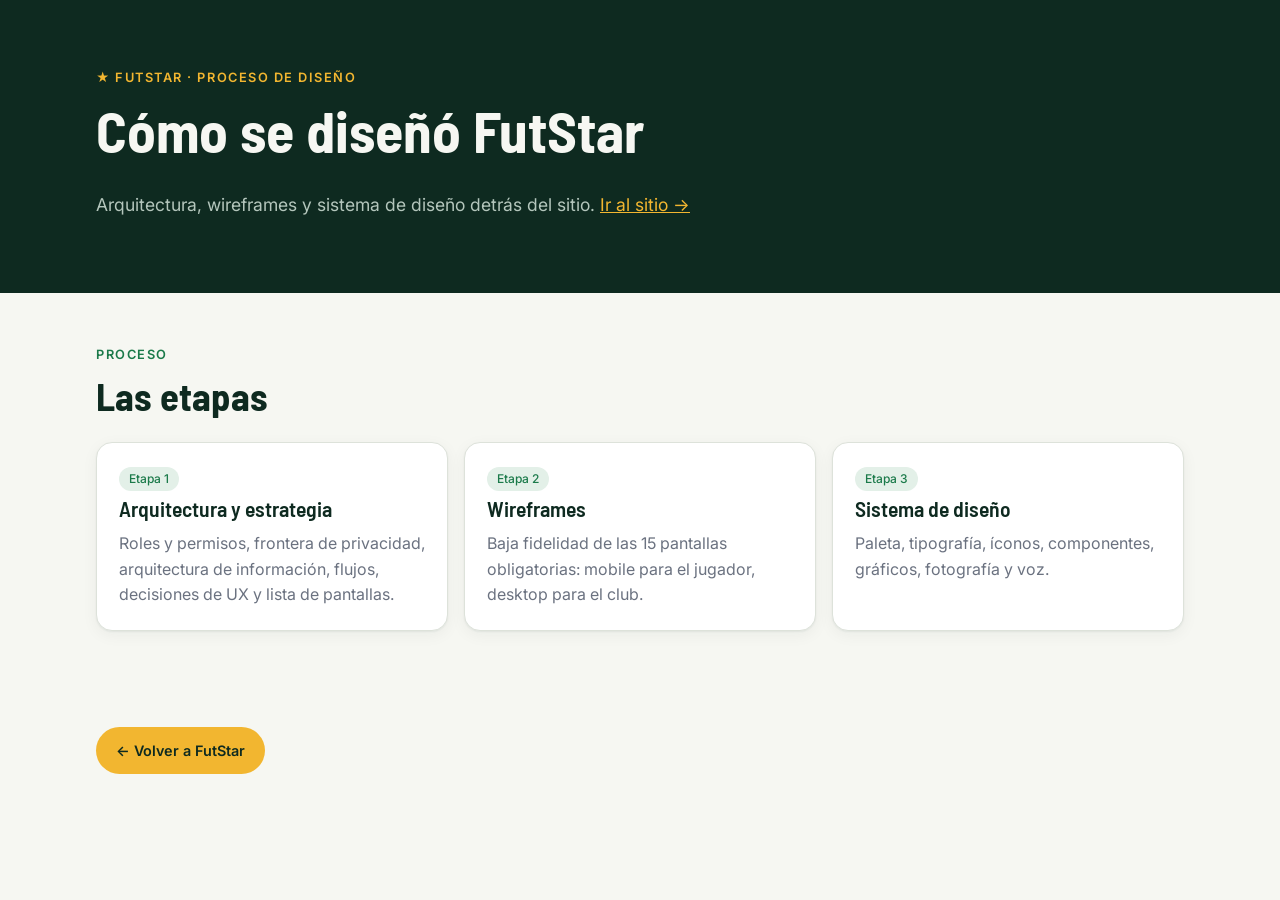
<file: docs/index.html>
<!doctype html>
<html lang="es-AR">
<head>
<meta charset="utf-8">
<meta name="viewport" content="width=device-width, initial-scale=1">
<title>FutStar · Proceso de diseño</title>
<meta name="description" content="FutStar: maqueta navegable de la plataforma de acompañamiento integral para futbolistas de divisiones formativas.">
<link rel="preconnect" href="https://fonts.googleapis.com">
<link rel="preconnect" href="https://fonts.gstatic.com" crossorigin>
<link href="https://fonts.googleapis.com/css2?family=Barlow+Semi+Condensed:wght@600;700&family=Inter:wght@400;500;600&display=swap" rel="stylesheet">
<link rel="stylesheet" href="docs.css">
<style>
  .launch { display: grid; grid-template-columns: repeat(auto-fit, minmax(min(100%, 250px), 1fr)); gap: 16px; margin-top: 28px; }
  .launch a { display: flex; flex-direction: column; gap: 10px; padding: 22px; border-radius: 20px; text-decoration: none; color: var(--ink-text); background: var(--ink); min-height: 220px; transition: transform .15s ease; }
  .launch a:hover { transform: translateY(-3px); }
  .launch a.gold { background: #F2B630; color: #0E2A20; }
  .launch a.gold .muted { color: #3A2F12; }
  .launch a .n { font: 700 14px/1 "Barlow Semi Condensed", sans-serif; letter-spacing: .08em; text-transform: uppercase; opacity: .8; }
  .launch a h3 { font-size: 1.7rem; margin: 0; }
  .launch a .muted { color: var(--ink-muted); font-size: .95rem; line-height: 1.5; flex: 1; }
  .launch a .go { font-weight: 600; font-size: .95rem; }
  .hero .meta { display: flex; gap: 10px; flex-wrap: wrap; margin-top: 18px; }
  .hero .meta span { border: 1px solid rgba(246,247,242,.25); border-radius: 999px; padding: 6px 12px; font-size: .85rem; color: #D7E2DC; }
  @media (prefers-reduced-motion: reduce) { .launch a { transition: none; } }
</style>
</head>
<body>

<section class="hero">
  <div class="wrap">
    <span class="eyebrow">★ FutStar · Proceso de diseño</span>
    <h1>Cómo se diseñó FutStar</h1>
    <p>Arquitectura, wireframes y sistema de diseño detrás del sitio. <a href="../index.html" style="color:var(--dorado)">Ir al sitio →</a></p>
  </div>
</section>

<section>
  <div class="wrap">
    <span class="eyebrow">Proceso</span>
    <h2>Las etapas</h2>
    <div class="grid g2" style="margin-top:24px">
      <a class="card" href="etapa-1-arquitectura.html" style="text-decoration:none;color:inherit">
        <span class="tag">Etapa 1</span>
        <h3>Arquitectura y estrategia</h3>
        <p class="muted" style="margin:0">Roles y permisos, frontera de privacidad, arquitectura de información, flujos, decisiones de UX y lista de pantallas.</p>
      </a>
      <a class="card" href="etapa-2-wireframes.html" style="text-decoration:none;color:inherit">
        <span class="tag">Etapa 2</span>
        <h3>Wireframes</h3>
        <p class="muted" style="margin:0">Baja fidelidad de las 15 pantallas obligatorias: mobile para el jugador, desktop para el club.</p>
      </a>
      <a class="card" href="etapa-3-sistema.html" style="text-decoration:none;color:inherit">
        <span class="tag">Etapa 3</span>
        <h3>Sistema de diseño</h3>
        <p class="muted" style="margin:0">Paleta, tipografía, íconos, componentes, gráficos, fotografía y voz.</p>
      </a>
    </div>
  </div>
</section>

<footer class="doc"><div class="wrap"><a class="next" href="../index.html">← Volver a FutStar</a></div></footer>
</body>
</html>
</file>
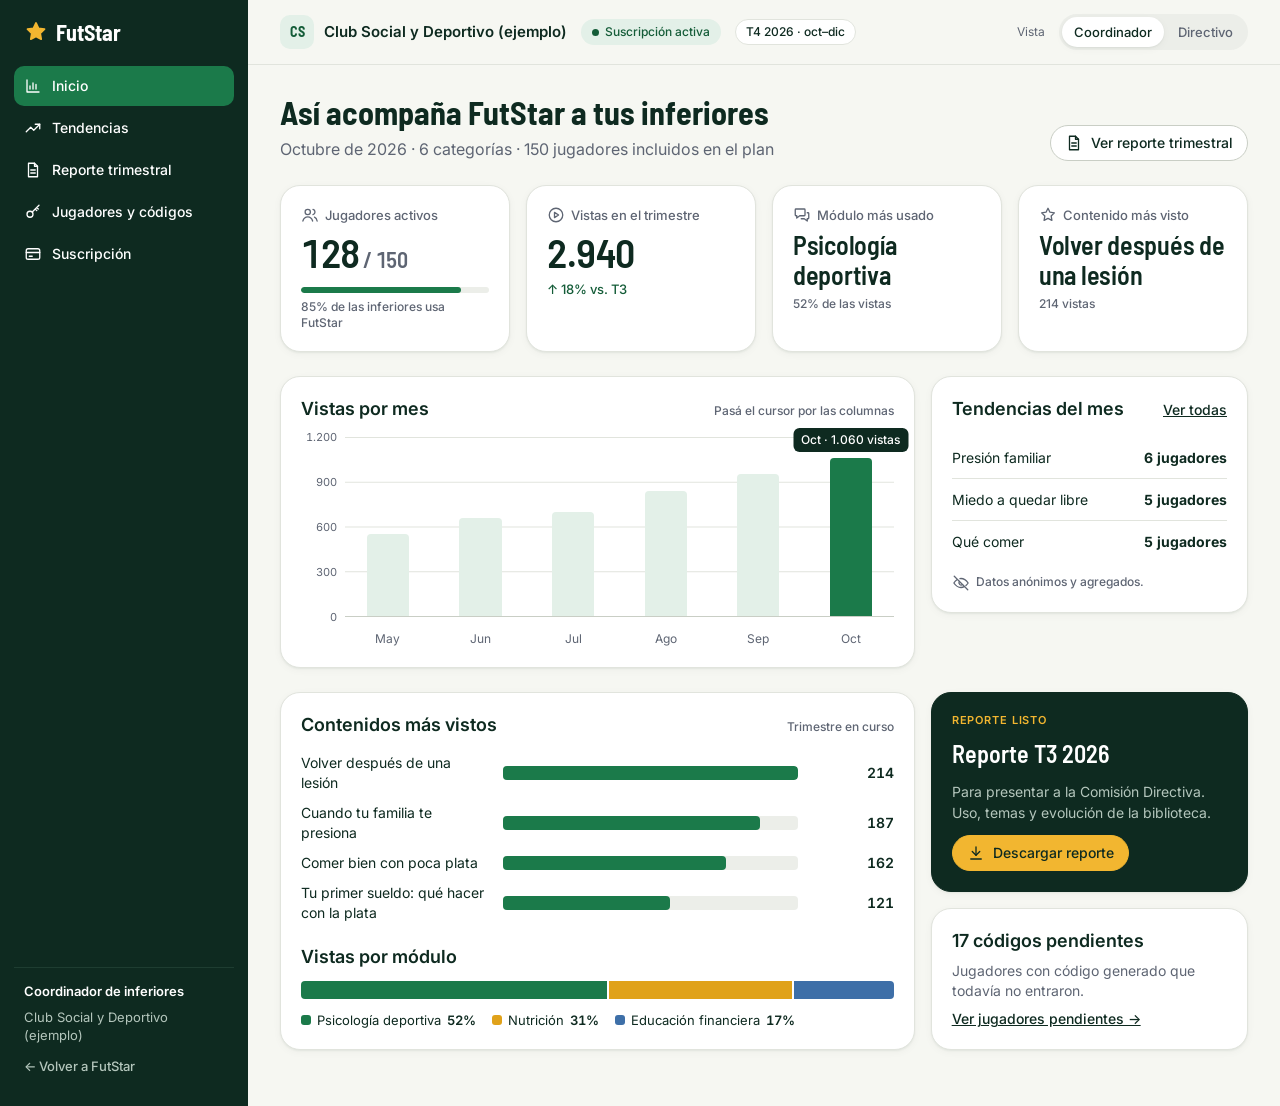
<file: app/club.html>
<!doctype html>
<html lang="es-AR">
<head>
<meta charset="utf-8">
<meta name="viewport" content="width=device-width, initial-scale=1">
<title>FutStar · Panel del club</title>
<meta name="description" content="Panel de FutStar para coordinadores y directivos de clubes.">
<link rel="preconnect" href="https://fonts.googleapis.com">
<link rel="preconnect" href="https://fonts.gstatic.com" crossorigin>
<link href="https://fonts.googleapis.com/css2?family=Barlow+Semi+Condensed:wght@600;700&family=Inter:wght@400;500;600&display=swap" rel="stylesheet">
<link rel="stylesheet" href="../assets/css/futstar.css">
<link rel="stylesheet" href="../assets/css/maqueta.css">
</head>
<body class="fs fs--desk">

<div class="panel">
  <nav class="fs-side" aria-label="Menú del panel">
    <span class="brand"><svg class="fs-i"><use href="#i-star"/></svg>FutStar</span>
    <a href="#inicio" data-nav="inicio" data-coord><svg class="fs-i sm"><use href="#i-chart"/></svg>Inicio</a>
    <a href="#tendencias" data-nav="tendencias" data-coord><svg class="fs-i sm"><use href="#i-trend"/></svg>Tendencias</a>
    <a href="#reporte" data-nav="reporte"><svg class="fs-i sm"><use href="#i-file"/></svg>Reporte trimestral</a>
    <a href="#jugadores" data-nav="jugadores" data-coord><svg class="fs-i sm"><use href="#i-key"/></svg>Jugadores y códigos</a>
    <a href="#suscripcion" data-nav="suscripcion"><svg class="fs-i sm"><use href="#i-card"/></svg>Suscripción</a>
    <div class="who"><span id="who-role"><b>Coordinador de inferiores</b></span><span>Club Social y Deportivo (ejemplo)</span></div>
    <a class="demo-link" href="../index.html">← Volver a FutStar</a>
  </nav>

  <div class="panel-main">
    <header class="topbar">
      <span class="club"><span class="crest">CS</span>Club Social y Deportivo (ejemplo)</span>
      <span class="fs-pill fs-pill--ok">Suscripción activa</span>
      <span class="fs-pill fs-pill--plain">T4 2026 · oct–dic</span>
      <span class="sp"></span>
      <span class="seg-label">Vista</span>
      <div class="seg" role="group" aria-label="Vista">
        <button type="button" data-role="coord" class="is-on">Coordinador</button>
        <button type="button" data-role="dir">Directivo</button>
      </div>
    </header>

    <!-- 11 · INICIO -->
    <section class="page" id="p-inicio" hidden>
      <div class="page-head">
        <div><h1 class="fs-h1">Así acompaña FutStar a tus inferiores</h1><p>Octubre de 2026 · 6 categorías · 150 jugadores incluidos en el plan</p></div>
        <a class="fs-btn fs-btn--secondary fs-btn--sm" href="#reporte"><svg class="fs-i sm"><use href="#i-file"/></svg>Ver reporte trimestral</a>
      </div>
      <div class="kpis">
        <div class="fs-card fs-kpi"><span class="label"><svg class="fs-i sm"><use href="#i-users"/></svg>Jugadores activos</span><span class="value">128<small> / 150</small></span><span class="meter"><i style="width:85.3%"></i></span><span class="fs-caption">85% de las inferiores usa FutStar</span></div>
        <div class="fs-card fs-kpi"><span class="label"><svg class="fs-i sm"><use href="#i-play"/></svg>Vistas en el trimestre</span><span class="value">2.940</span><span class="delta">↑ 18% vs. T3</span></div>
        <div class="fs-card fs-kpi"><span class="label"><svg class="fs-i sm"><use href="#m-psico"/></svg>Módulo más usado</span><span class="value txt">Psicología deportiva</span><span class="fs-caption">52% de las vistas</span></div>
        <div class="fs-card fs-kpi"><span class="label"><svg class="fs-i sm"><use href="#i-star"/></svg>Contenido más visto</span><span class="value txt">Volver después de una lesión</span><span class="fs-caption">214 vistas</span></div>
      </div>
      <div class="g-2-1">
        <div class="fs-card">
          <div class="card-title"><span class="fs-h3">Vistas por mes</span><span class="fs-caption">Pasá el cursor por las columnas</span></div>
          <div class="fs-cols" id="cols"></div>
        </div>
        <div class="fs-card">
          <div class="card-title"><span class="fs-h3">Tendencias del mes</span><a class="linkbtn" href="#tendencias">Ver todas</a></div>
          <div class="trend-list"><div><span>Presión familiar</span><b>6 jugadores</b></div><div><span>Miedo a quedar libre</span><b>5 jugadores</b></div><div><span>Qué comer</span><b>5 jugadores</b></div></div>
          <p class="fs-caption" style="margin-top:12px;display:flex;gap:6px"><svg class="fs-i sm"><use href="#i-eye-off"/></svg>Datos anónimos y agregados.</p>
        </div>
      </div>
      <div class="g-2-1">
        <div class="fs-card">
          <div class="card-title"><span class="fs-h3">Contenidos más vistos</span><span class="fs-caption">Trimestre en curso</span></div>
          <div class="fs-bars" id="top-content"></div>
          <div class="fs-h3" style="margin:22px 0 12px">Vistas por módulo</div>
          <div class="fs-stack" role="img" aria-label="Psicología 52%, Nutrición 31%, Educación financiera 17%"><i style="flex:52;background:#1B7A4A"></i><i style="flex:31;background:#E0A21A"></i><i style="flex:17;background:#3E6FA8"></i></div>
          <div class="fs-legend" style="margin-top:12px"><span style="--c:#1B7A4A">Psicología deportiva <b>52%</b></span><span style="--c:#E0A21A">Nutrición <b>31%</b></span><span style="--c:#3E6FA8">Educación financiera <b>17%</b></span></div>
        </div>
        <div class="stack" style="display:flex;flex-direction:column;gap:16px">
          <div class="fs-card fs-card--dark" style="display:flex;flex-direction:column;gap:12px">
            <span class="fs-overline" style="color:#F2B630">Reporte listo</span>
            <span class="fs-h2">Reporte T3 2026</span>
            <p style="color:#B4C6BC;font-size:14px">Para presentar a la Comisión Directiva. Uso, temas y evolución de la biblioteca.</p>
            <button class="fs-btn fs-btn--accent fs-btn--sm" data-download style="align-self:flex-start"><svg class="fs-i sm"><use href="#i-download"/></svg>Descargar reporte</button>
          </div>
          <div class="fs-card" style="display:flex;flex-direction:column;gap:8px">
            <span class="fs-h3">17 códigos pendientes</span>
            <p class="fs-small fs-muted">Jugadores con código generado que todavía no entraron.</p>
            <a class="linkbtn" href="#jugadores">Ver jugadores pendientes →</a>
          </div>
        </div>
      </div>
    </section>

    <!-- 12 · TENDENCIAS -->
    <section class="page" id="p-tendencias" hidden>
      <div class="page-head">
        <div><h1 class="fs-h1">Tendencias</h1><p>Qué temas preocupan a tus inferiores, sin saber quién consultó.</p></div>
        <div class="toolbar">
          <label class="sr" for="t-mes">Mes</label>
          <select id="t-mes" class="fs-select"><option value="oct">Octubre 2026</option><option value="sep">Septiembre 2026</option></select>
          <label class="sr" for="t-cat">Categoría</label>
          <select id="t-cat" class="fs-select"><option value="">Todas las categorías</option><option>4ta</option><option>5ta</option><option>6ta</option><option>7ma</option><option>8va</option><option>9na</option></select>
        </div>
      </div>
      <div class="fs-alert fs-alert--privacy"><svg class="fs-i"><use href="#i-lock"/></svg><span><strong>Los datos son anónimos y agregados.</strong> El club no puede ver mensajes individuales ni identificar consultas.</span></div>
      <div id="t-body">
        <div class="fs-card" style="margin-bottom:16px">
          <div class="insight"><span class="big" id="t-big">6</span><div><div class="fs-h2" id="t-head">jugadores consultaron sobre presión familiar este mes</div><p class="fs-muted fs-small" id="t-sub">Es el tema más consultado de octubre. En septiembre fueron menos de 5.</p></div></div>
        </div>
        <div class="g-2-1">
          <div class="fs-card">
            <div class="card-title"><span class="fs-h3" id="t-title">Temas consultados en octubre</span><span class="fs-caption">Jugadores distintos por tema</span></div>
            <div class="fs-bars" id="t-bars"></div>
            <p class="fs-caption" style="margin-top:16px">Con menos de 5 jugadores mostramos “menos de 5”, para que nadie pueda ser identificado.</p>
          </div>
          <div style="display:flex;flex-direction:column;gap:16px">
            <div class="fs-card">
              <div class="card-title"><span class="fs-h3">Presión familiar</span><span class="fs-caption">Últimos 3 meses</span></div>
              <div class="trend-list"><div><span>Agosto</span><b class="fs-muted" style="font-weight:400">menos de 5</b></div><div><span>Septiembre</span><b class="fs-muted" style="font-weight:400">menos de 5</b></div><div><span>Octubre</span><b>6 jugadores</b></div></div>
            </div>
            <div class="fs-card" style="display:flex;flex-direction:column;gap:10px">
              <span class="fs-h3">Contenido para acompañar el tema</span>
              <p class="fs-small fs-muted">Tus jugadores ya tienen disponibles estos videos sobre presión familiar:</p>
              <div class="trend-list"><div><span>Cuando tu familia te presiona</span><span class="fs-badge fs-badge--new"><svg class="fs-i"><use href="#i-star"/></svg>Nuevo</span></div><div><span>Hablar con tu viejo sin pelear</span><span class="fs-caption">8 min</span></div></div>
              <p class="fs-caption">Sugerencia: una charla grupal con familias puede complementar el contenido.</p>
            </div>
          </div>
        </div>
      </div>
      <div class="fs-card fs-empty" id="t-empty" hidden>
        <span class="ring"><svg class="fs-i lg"><use href="#i-eye-off"/></svg></span>
        <span class="fs-h3">No hay datos suficientes para mostrar esta categoría</span>
        <p>Esta categoría tiene menos de 5 consultas este mes. No mostramos los temas para no identificar a nadie.</p>
        <button class="fs-btn fs-btn--secondary fs-btn--sm" id="t-all">Ver todas las categorías</button>
      </div>
    </section>

    <!-- 13 · REPORTE -->
    <section class="page" id="p-reporte" hidden>
      <div class="ro-banner" data-dir-only hidden><svg class="fs-i"><use href="#i-eye-off"/></svg><span><strong>Solo lectura.</strong> Como directivo podés ver el reporte trimestral y el estado de la suscripción.</span></div>
      <div class="page-head">
        <div><h1 class="fs-h1">Reporte trimestral</h1><p>Para presentar a la Comisión Directiva y decidir la renovación.</p></div>
        <div class="toolbar"><label class="sr" for="r-q">Trimestre</label><select id="r-q" class="fs-select"><option>T3 2026 · jul–sep</option><option>T2 2026 · abr–jun</option><option>T1 2026 · ene–mar</option></select></div>
      </div>
      <div class="g-2-1">
        <article class="doc-prev" aria-label="Vista previa del reporte">
          <div class="dh"><span class="brand"><svg class="fs-i"><use href="#i-star"/></svg>FutStar</span><span class="fs-small fs-muted">Reporte T3 2026 · Club Social y Deportivo (ejemplo)</span></div>
          <div>
            <h2 class="fs-h1" style="margin-bottom:8px">Resumen ejecutivo</h2>
            <p class="fs-body fs-muted">En el tercer trimestre, 128 de los 150 jugadores de inferiores usaron FutStar. Vieron 2.490 contenidos y enviaron 41 consultas anónimas, todas respondidas por profesionales matriculados. La biblioteca sumó 24 contenidos nuevos.</p>
          </div>
          <div class="kp">
            <div><b>85%</b><span>jugadores activos</span></div>
            <div><b>2.490</b><span>vistas</span></div>
            <div><b>41</b><span>consultas respondidas</span></div>
            <div><b>$7.500</b><span>por jugador por trimestre</span></div>
          </div>
          <div class="g-1-1" style="gap:28px">
            <div>
              <h4>Temas más consultados</h4>
              <div class="fs-bars">
                <div class="fs-bar" style="grid-template-columns:120px 1fr 28px"><span>Presión familiar</span><span class="track"><i class="fill" style="width:100%"></i></span><span class="v">11</span></div>
                <div class="fs-bar" style="grid-template-columns:120px 1fr 28px"><span>Qué comer</span><span class="track"><i class="fill" style="width:82%"></i></span><span class="v">9</span></div>
                <div class="fs-bar" style="grid-template-columns:120px 1fr 28px"><span>Quedar libre</span><span class="track"><i class="fill" style="width:64%"></i></span><span class="v">7</span></div>
                <div class="fs-bar" style="grid-template-columns:120px 1fr 28px"><span>Rendimiento</span><span class="track"><i class="fill" style="width:55%"></i></span><span class="v">6</span></div>
              </div>
            </div>
            <div>
              <h4>Evolución de la biblioteca</h4>
              <div class="fs-bars">
                <div class="fs-bar" style="grid-template-columns:60px 1fr 28px"><span>T4 2025</span><span class="track"><i class="fill" style="width:25%;background:#8DBCA4"></i></span><span class="v">24</span></div>
                <div class="fs-bar" style="grid-template-columns:60px 1fr 28px"><span>T1 2026</span><span class="track"><i class="fill" style="width:50%;background:#8DBCA4"></i></span><span class="v">48</span></div>
                <div class="fs-bar" style="grid-template-columns:60px 1fr 28px"><span>T2 2026</span><span class="track"><i class="fill" style="width:75%;background:#8DBCA4"></i></span><span class="v">72</span></div>
                <div class="fs-bar" style="grid-template-columns:60px 1fr 28px"><span>T3 2026</span><span class="track"><i class="fill" style="width:100%"></i></span><span class="v">96</span></div>
              </div>
              <p class="fs-caption" style="margin-top:8px">El contenido anterior sigue disponible: la biblioteca crece cada trimestre.</p>
            </div>
          </div>
          <div>
            <h4>Contenidos nuevos del trimestre (selección)</h4>
            <div class="trend-list">
              <div><span>Volver después de una lesión · Psicología</span><span class="fs-caption">Lic. P. Ferreyra · M.N. 45.218</span></div>
              <div><span>Comer bien con poca plata · Nutrición</span><span class="fs-caption">Lic. M. Sosa · M.N. 7.312</span></div>
              <div><span>Tu primer sueldo · Educación financiera</span><span class="fs-caption">Cdora. J. Ramos · CPCE T° 412 F° 88</span></div>
            </div>
          </div>
          <div>
            <h4>Lo que costaría sin FutStar</h4>
            <p class="fs-small fs-muted">Sumar un psicólogo y un nutricionista a la nómina, aunque sea a medio tiempo, supera varias veces el costo trimestral del plan. Con FutStar el club accede a un equipo interdisciplinario completo por $7.500 por jugador al trimestre.</p>
          </div>
          <div class="foot"><svg class="fs-i sm"><use href="#i-eye-off"/></svg>Los datos son anónimos y agregados. El club no puede ver mensajes individuales ni identificar consultas.</div>
        </article>
        <div style="display:flex;flex-direction:column;gap:16px;position:sticky;top:96px">
          <button class="fs-btn fs-btn--accent fs-btn--block" data-download><svg class="fs-i"><use href="#i-download"/></svg>Descargar reporte trimestral</button>
          <span class="fs-caption" style="text-align:center">PDF · 4 páginas</span>
          <div class="fs-card fs-card--flat" style="display:flex;flex-direction:column;gap:10px">
            <span class="fs-h3">Incluye</span>
            <div class="check-list" style="font-size:14px">
              <div><svg class="fs-i sm" style="color:#1B7A4A"><use href="#i-check"/></svg>Uso y jugadores activos</div>
              <div><svg class="fs-i sm" style="color:#1B7A4A"><use href="#i-check"/></svg>Temas más consultados</div>
              <div><svg class="fs-i sm" style="color:#1B7A4A"><use href="#i-check"/></svg>Contenidos nuevos del trimestre</div>
              <div><svg class="fs-i sm" style="color:#1B7A4A"><use href="#i-check"/></svg>Evolución de la biblioteca</div>
              <div><svg class="fs-i sm" style="color:#1B7A4A"><use href="#i-check"/></svg>Costo por jugador</div>
            </div>
          </div>
          <div class="fs-card fs-card--flat" style="display:flex;flex-direction:column;gap:6px">
            <span class="fs-h3">Pensado para la Comisión Directiva</span>
            <p class="fs-small fs-muted">Una página de resumen con lo necesario para decidir la renovación.</p>
          </div>
        </div>
      </div>
    </section>

    <!-- 14 · JUGADORES -->
    <section class="page" id="p-jugadores" hidden>
      <div class="page-head">
        <div><h1 class="fs-h1">Jugadores y códigos</h1><p>150 cupos · 128 activos · 17 pendientes · 5 inactivos</p></div>
        <div class="toolbar">
          <button class="fs-btn fs-btn--secondary fs-btn--sm" id="add-players"><svg class="fs-i sm"><use href="#i-plus"/></svg>Agregar jugadores</button>
          <button class="fs-btn fs-btn--sm" id="gen-codes"><svg class="fs-i sm"><use href="#i-key"/></svg>Generar códigos</button>
        </div>
      </div>
      <div class="fs-alert fs-alert--info"><svg class="fs-i"><use href="#i-eye-off"/></svg><span><strong>El club ve si cada jugador activó su cuenta, nunca qué mira ni qué consulta.</strong> Solo pedimos nombre y categoría.</span></div>
      <div class="cat-cards" id="cats"></div>
      <div class="fs-card" style="padding:0">
        <div class="toolbar" style="padding:16px">
          <label class="sr" for="p-search">Buscar jugador</label><input id="p-search" class="fs-input" placeholder="Buscar por nombre o código">
          <label class="sr" for="p-state">Estado</label>
          <select id="p-state" class="fs-select"><option value="">Todos los estados</option><option value="ok">Activos</option><option value="wait">Pendientes</option><option value="off">Inactivos</option></select>
          <span class="sp" style="flex:1"></span><span class="fs-caption" id="p-count"></span>
        </div>
        <div class="tbl-wrap">
          <table class="tbl">
            <thead><tr><th>Jugador</th><th>Categoría</th><th>Código</th><th>Estado</th><th></th></tr></thead>
            <tbody id="p-rows"></tbody>
          </table>
        </div>
      </div>
    </section>

    <!-- 15 · SUSCRIPCIÓN -->
    <section class="page" id="p-suscripcion" hidden>
      <div class="ro-banner" data-dir-only hidden><svg class="fs-i"><use href="#i-eye-off"/></svg><span><strong>Solo lectura.</strong> Para cambios en el plan, el coordinador o FutStar.</span></div>
      <div class="page-head"><div><h1 class="fs-h1">Suscripción y facturación</h1><p>Plan único trimestral. El precio depende de la cantidad de jugadores.</p></div></div>
      <div class="g-2-1">
        <div class="fs-card" style="display:flex;flex-direction:column;gap:20px">
          <div class="row between" style="display:flex;justify-content:space-between;align-items:center;gap:12px"><span class="fs-h2">Plan único trimestral</span><span class="fs-pill fs-pill--ok">Activa</span></div>
          <div class="g-3">
            <div class="fs-kpi"><span class="label">Jugadores incluidos</span><span class="value">150</span><span class="fs-caption">6 categorías</span></div>
            <div class="fs-kpi"><span class="label">Precio por trimestre</span><span class="value">$1.125.000</span><span class="fs-caption">IVA incluido</span></div>
            <div class="fs-kpi"><span class="label">Por jugador</span><span class="value">$7.500</span><span class="fs-caption">≈ $2.500 por mes</span></div>
          </div>
          <div class="fs-alert fs-alert--warning"><svg class="fs-i"><use href="#i-clock"/></svg><span>Próxima renovación: <strong>1 de enero de 2027</strong>. Faltan 84 días.</span></div>
        </div>
        <div class="fs-card" style="display:flex;flex-direction:column;gap:12px">
          <span class="fs-h3">Qué incluye</span>
          <div class="check-list" style="font-size:14px">
            <div><svg class="fs-i sm" style="color:#1B7A4A"><use href="#i-check"/></svg>Biblioteca completa para las 6 categorías</div>
            <div><svg class="fs-i sm" style="color:#1B7A4A"><use href="#i-check"/></svg>Asistente 24 h y canal de consultas anónimas</div>
            <div><svg class="fs-i sm" style="color:#1B7A4A"><use href="#i-check"/></svg>Protocolo de derivación profesional</div>
            <div><svg class="fs-i sm" style="color:#1B7A4A"><use href="#i-check"/></svg>Reporte trimestral para la Comisión Directiva</div>
            <div><svg class="fs-i sm" style="color:#1B7A4A"><use href="#i-check"/></svg>Contenido nuevo cada trimestre</div>
          </div>
          <span class="fs-caption">Contacto: clubes@futstar.com.ar (ejemplo)</span>
        </div>
      </div>
      <div class="fs-card" style="padding:0">
        <div class="card-title" style="padding:18px 18px 0"><span class="fs-h3">Historial de facturación</span></div>
        <div class="tbl-wrap">
          <table class="tbl">
            <thead><tr><th>Período</th><th>Fecha</th><th class="num">Monto</th><th>Estado</th><th></th></tr></thead>
            <tbody id="inv-rows"></tbody>
          </table>
        </div>
      </div>
    </section>
  </div>
</div>

<!-- Modal: generar códigos -->
<div class="modal-back" id="modal-codes" hidden>
  <div class="modal" role="dialog" aria-modal="true" aria-labelledby="mc-t">
    <div class="row between" style="display:flex;justify-content:space-between;align-items:center"><h2 class="fs-h2" id="mc-t">Generar códigos de acceso</h2><button class="fs-iconbtn" data-close aria-label="Cerrar">✕</button></div>
    <div id="mc-step1" style="display:flex;flex-direction:column;gap:16px">
      <p class="fs-small fs-muted">Cada código sirve una sola vez. El jugador lo usa para entrar a la app sin dar datos personales.</p>
      <div class="fs-field"><label for="mc-cat">Categoría</label><select id="mc-cat" class="fs-select"><option>4ta</option><option>5ta</option><option>6ta</option><option selected>7ma</option><option>8va</option><option>9na</option></select></div>
      <div class="fs-field"><label for="mc-n">Cantidad de códigos</label><input id="mc-n" class="fs-input" type="number" min="1" max="25" value="3"><span class="fs-hint">En 7ma queda 1 cupo libre y hay 4 códigos pendientes para reenviar.</span></div>
      <button class="fs-btn" id="mc-go">Generar códigos</button>
    </div>
    <div id="mc-step2" hidden style="display:flex;flex-direction:column;gap:16px">
      <div class="fs-alert fs-alert--success"><svg class="fs-i"><use href="#i-check"/></svg><span>Listo. Compartí cada código con un jugador.</span></div>
      <div class="codes" id="mc-codes"></div>
      <div style="display:flex;gap:10px"><button class="fs-btn fs-btn--secondary" id="mc-copy"><svg class="fs-i sm"><use href="#i-copy"/></svg>Copiar todos</button><button class="fs-btn" data-close>Listo</button></div>
    </div>
  </div>
</div>

<div class="toast" id="toast" role="status"><svg class="fs-i sm"><use href="#i-check"/></svg><span></span></div>

<script src="../assets/js/icons.js"></script>
<script src="../assets/js/datos.js"></script>
<script src="../assets/js/club.js"></script>
</body>
</html>
</file>
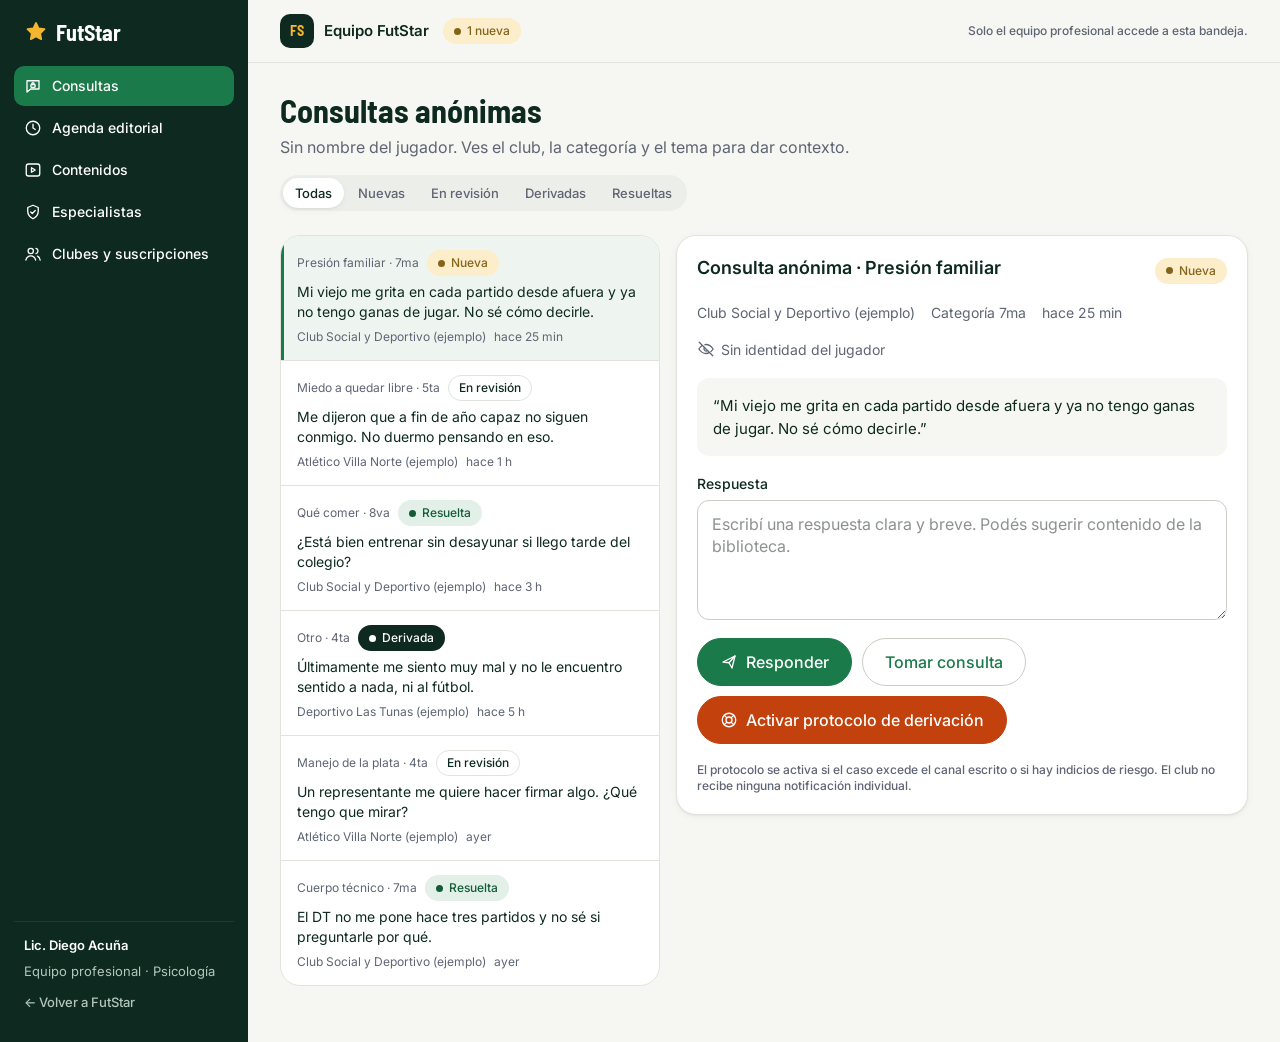
<file: app/equipo.html>
<!doctype html>
<html lang="es-AR">
<head>
<meta charset="utf-8">
<meta name="viewport" content="width=device-width, initial-scale=1">
<title>FutStar · Bandeja del equipo</title>
<meta name="description" content="Back office de FutStar: consultas anónimas, derivaciones y agenda editorial.">
<link rel="preconnect" href="https://fonts.googleapis.com">
<link rel="preconnect" href="https://fonts.gstatic.com" crossorigin>
<link href="https://fonts.googleapis.com/css2?family=Barlow+Semi+Condensed:wght@600;700&family=Inter:wght@400;500;600&display=swap" rel="stylesheet">
<link rel="stylesheet" href="../assets/css/futstar.css">
<link rel="stylesheet" href="../assets/css/maqueta.css">
</head>
<body class="fs fs--desk">

<div class="panel">
  <nav class="fs-side" aria-label="Menú del equipo FutStar">
    <span class="brand"><svg class="fs-i"><use href="#i-star"/></svg>FutStar</span>
    <a href="#consultas" data-nav="consultas"><svg class="fs-i sm"><use href="#i-consult"/></svg>Consultas</a>
    <a href="#agenda" data-nav="agenda"><svg class="fs-i sm"><use href="#i-clock"/></svg>Agenda editorial</a>
    <a href="#contenidos" data-nav="contenidos"><svg class="fs-i sm"><use href="#i-library"/></svg>Contenidos</a>
    <a href="#especialistas" data-nav="especialistas"><svg class="fs-i sm"><use href="#i-shield"/></svg>Especialistas</a>
    <a href="#clubes" data-nav="clubes"><svg class="fs-i sm"><use href="#i-users"/></svg>Clubes y suscripciones</a>
    <div class="who"><b>Lic. Diego Acuña</b><span>Equipo profesional · Psicología</span></div>
    <a class="demo-link" href="../index.html">← Volver a FutStar</a>
  </nav>

  <div class="panel-main">
    <header class="topbar">
      <span class="club"><span class="crest" style="background:#0E2A20;color:#F2B630">FS</span>Equipo FutStar</span>
      <span class="fs-pill fs-pill--wait" id="new-count">1 nueva</span>
      <span class="sp"></span>
      <span class="fs-caption">Solo el equipo profesional accede a esta bandeja.</span>
    </header>

    <!-- CONSULTAS -->
    <section class="page" id="p-consultas" hidden>
      <div class="page-head">
        <div><h1 class="fs-h1">Consultas anónimas</h1><p>Sin nombre del jugador. Ves el club, la categoría y el tema para dar contexto.</p></div>
        <div class="seg" role="group" aria-label="Filtrar por estado" id="filters">
          <button type="button" class="is-on" data-f="">Todas</button><button type="button" data-f="nueva">Nuevas</button><button type="button" data-f="revision">En revisión</button><button type="button" data-f="derivada">Derivadas</button><button type="button" data-f="resuelta">Resueltas</button>
        </div>
      </div>
      <div class="inbox">
        <div class="inbox-list" id="list"></div>
        <div class="fs-card" id="detail" style="display:flex;flex-direction:column;gap:18px"></div>
      </div>
    </section>

    <!-- AGENDA -->
    <section class="page" id="p-agenda" hidden>
      <div class="page-head"><div><h1 class="fs-h1">Agenda editorial · T1 2027</h1><p>Contenido que se suma a la biblioteca el próximo trimestre, según las tendencias de consultas.</p></div><button class="fs-btn fs-btn--sm" data-toast="Nuevo contenido agregado a la agenda (demo)"><svg class="fs-i sm"><use href="#i-plus"/></svg>Agregar contenido</button></div>
      <div class="fs-alert fs-alert--info"><svg class="fs-i"><use href="#i-trend"/></svg><span><strong>Sugerido por tendencias:</strong> presión familiar y miedo a quedar libre fueron los temas más consultados en octubre en todos los clubes.</span></div>
      <div class="cal">
        <div class="fs-card"><div class="card-title"><span class="fs-h3">Enero</span><span class="fs-caption">8 piezas</span></div>
          <div class="cal-item"><span class="d">08/01</span><span>Pretemporada: qué comer en doble turno<br><span class="fs-badge fs-badge--module">Nutrición</span></span></div>
          <div class="cal-item"><span class="d">15/01</span><span>Volver al club después de las vacaciones<br><span class="fs-badge fs-badge--module">Psicología</span></span></div>
          <div class="cal-item"><span class="d">22/01</span><span>Charla con familias: acompañar sin presionar<br><span class="fs-badge fs-badge--module">Psicología</span></span></div>
        </div>
        <div class="fs-card"><div class="card-title"><span class="fs-h3">Febrero</span><span class="fs-caption">8 piezas</span></div>
          <div class="cal-item"><span class="d">05/02</span><span>Si no te ficharon: próximos pasos<br><span class="fs-badge fs-badge--module">Ed. financiera</span></span></div>
          <div class="cal-item"><span class="d">12/02</span><span>Viandas para la vuelta al colegio<br><span class="fs-badge fs-badge--module">Nutrición</span></span></div>
          <div class="cal-item"><span class="d">19/02</span><span>Manejar los nervios del debut<br><span class="fs-badge fs-badge--module">Psicología</span></span></div>
        </div>
        <div class="fs-card"><div class="card-title"><span class="fs-h3">Marzo</span><span class="fs-caption">8 piezas</span></div>
          <div class="cal-item"><span class="d">05/03</span><span>Becas y estudios para deportistas<br><span class="fs-badge fs-badge--module">Ed. financiera</span></span></div>
          <div class="cal-item"><span class="d">12/03</span><span>Hidratación en días de calor<br><span class="fs-badge fs-badge--module">Nutrición</span></span></div>
          <div class="cal-item"><span class="d">19/03</span><span>Comentarios en redes después de un partido<br><span class="fs-badge fs-badge--module">Psicología</span></span></div>
        </div>
      </div>
    </section>

    <!-- CONTENIDOS -->
    <section class="page" id="p-contenidos" hidden>
      <div class="page-head"><div><h1 class="fs-h1">Contenidos</h1><p>96 en la biblioteca · 24 nuevos en T4 2026. El contenido anterior sigue publicado.</p></div><button class="fs-btn fs-btn--sm" data-toast="Subida de video (demo)"><svg class="fs-i sm"><use href="#i-plus"/></svg>Subir contenido</button></div>
      <div class="fs-card" style="padding:0"><div class="tbl-wrap"><table class="tbl"><thead><tr><th>Título</th><th>Módulo</th><th>Especialista</th><th>Trimestre</th><th class="num">Vistas</th><th>Estado</th></tr></thead><tbody id="c-rows"></tbody></table></div></div>
    </section>

    <!-- ESPECIALISTAS -->
    <section class="page" id="p-especialistas" hidden>
      <div class="page-head"><div><h1 class="fs-h1">Especialistas</h1><p>Equipo interdisciplinario con matrícula verificada.</p></div><button class="fs-btn fs-btn--sm" data-toast="Alta de especialista (demo)"><svg class="fs-i sm"><use href="#i-plus"/></svg>Agregar especialista</button></div>
      <div class="g-3" id="s-cards"></div>
    </section>

    <!-- CLUBES -->
    <section class="page" id="p-clubes" hidden>
      <div class="page-head"><div><h1 class="fs-h1">Clubes y suscripciones</h1><p>3 clubes · 410 jugadores · próximas renovaciones.</p></div><button class="fs-btn fs-btn--sm" data-toast="Alta de club (demo)"><svg class="fs-i sm"><use href="#i-plus"/></svg>Agregar club</button></div>
      <div class="fs-card" style="padding:0"><div class="tbl-wrap"><table class="tbl">
        <thead><tr><th>Club</th><th>Región</th><th class="num">Jugadores</th><th class="num">Activos</th><th class="num">Precio trimestral</th><th>Renovación</th><th>Estado</th></tr></thead>
        <tbody>
          <tr><td>Club Social y Deportivo (ejemplo)</td><td>AMBA</td><td class="num">150</td><td class="num">85%</td><td class="num">$1.125.000</td><td>01/01/2027</td><td><span class="fs-pill fs-pill--ok">Activa</span></td></tr>
          <tr><td>Atlético Villa Norte (ejemplo)</td><td>Córdoba</td><td class="num">180</td><td class="num">78%</td><td class="num">$1.350.000</td><td>01/01/2027</td><td><span class="fs-pill fs-pill--ok">Activa</span></td></tr>
          <tr><td>Deportivo Las Tunas (ejemplo)</td><td>Liga regional · Santa Fe</td><td class="num">80</td><td class="num">91%</td><td class="num">$600.000</td><td>15/11/2026</td><td><span class="fs-pill fs-pill--wait">Por renovar</span></td></tr>
        </tbody></table></div></div>
    </section>
  </div>
</div>

<div class="toast" id="toast" role="status"><svg class="fs-i sm"><use href="#i-check"/></svg><span></span></div>

<script src="../assets/js/icons.js"></script>
<script src="../assets/js/datos.js"></script>
<script>
(function () {
  var D = window.FS, $ = function (s) { return document.querySelector(s); };
  var Q = D.consultas, sel = 'c1', filt = '';
  var EST = { nueva: ['wait', 'Nueva'], revision: ['plain', 'En revisión'], derivada: ['dark', 'Derivada'], resuelta: ['ok', 'Resuelta'] };
  function pill(e) { return '<span class="fs-pill fs-pill--' + EST[e][0] + '">' + EST[e][1] + '</span>'; }
  function toast(m) { var t = $('#toast'); t.querySelector('span').textContent = m; t.classList.add('is-on'); clearTimeout(toast.t); toast.t = setTimeout(function () { t.classList.remove('is-on'); }, 2400); }
  function list() {
    var items = Q.filter(function (q) { return !filt || q.est === filt; });
    $('#list').innerHTML = items.map(function (q) {
      return '<button class="inbox-item' + (q.id === sel ? ' is-on' : '') + '" data-q="' + q.id + '"><span class="meta"><span>' + q.tema + ' · ' + q.cat + '</span>' + pill(q.est) + '</span><span class="q">' + q.q + '</span><span class="meta"><span>' + q.club + '</span><span>' + q.hace + '</span></span></button>';
    }).join('') || '<div class="fs-empty"><p>No hay consultas en este estado.</p></div>';
    var n = Q.filter(function (q) { return q.est === 'nueva'; }).length;
    $('#new-count').textContent = n === 1 ? '1 nueva' : n + ' nuevas';
    $('#new-count').hidden = !n;
  }
  function detail() {
    var q = Q.filter(function (x) { return x.id === sel; })[0]; if (!q) return;
    var h = '<div class="card-title" style="margin:0"><span class="fs-h3">Consulta anónima · ' + q.tema + '</span>' + pill(q.est) + '</div>' +
      '<div class="row" style="display:flex;gap:16px;flex-wrap:wrap;font-size:14px;color:#5E6573"><span>' + q.club + '</span><span>Categoría ' + q.cat + '</span><span>' + q.hace + '</span><span style="display:inline-flex;gap:6px;align-items:center"><svg class="fs-i sm"><use href="#i-eye-off"/></svg>Sin identidad del jugador</span></div>' +
      '<div class="qbox">“' + q.q + '”</div>';
    if (q.est === 'derivada') {
      h += '<div class="fs-alert fs-alert--help"><svg class="fs-i"><use href="#i-help"/></svg><span><strong>Protocolo de derivación activo.</strong> A cargo de ' + (q.prof || 'Lic. Diego Acuña') + '.</span></div>' +
        '<div class="timeline"><div class="is-done"><span>Derivación activada<small>Se le avisó al jugador dentro de la app.</small></span></div><div class="is-done"><span>Primer contacto por chat<small>Dentro de las 2 horas.</small></span></div><div class="is-now"><span>Entrevista con el profesional<small>Programada.</small></span></div><div><span>Atención presencial cercana si hace falta<small>Red de derivación por región.</small></span></div></div>';
    } else if (q.est === 'resuelta') {
      h += '<div class="fs-field"><label>Respuesta enviada · ' + q.prof + '</label><div class="qbox" style="background:#EEF5F0">' + q.r + '</div></div>';
    } else {
      h += '<div class="fs-field"><label for="ans">Respuesta</label><textarea id="ans" class="fs-input" placeholder="Escribí una respuesta clara y breve. Podés sugerir contenido de la biblioteca."></textarea></div>' +
        '<div class="row" style="display:flex;gap:10px;flex-wrap:wrap"><button class="fs-btn" data-act="responder"><svg class="fs-i sm"><use href="#i-send"/></svg>Responder</button>' +
        (q.est === 'nueva' ? '<button class="fs-btn fs-btn--secondary" data-act="tomar">Tomar consulta</button>' : '') +
        '<button class="fs-btn fs-btn--help" data-act="derivar"><svg class="fs-i sm"><use href="#i-help"/></svg>Activar protocolo de derivación</button></div>' +
        '<p class="fs-caption">El protocolo se activa si el caso excede el canal escrito o si hay indicios de riesgo. El club no recibe ninguna notificación individual.</p>';
    }
    $('#detail').innerHTML = h;
  }
  document.addEventListener('click', function (ev) {
    var t = ev.target.closest('[data-q],[data-f],[data-act],[data-toast]'); if (!t) return;
    if (t.dataset.toast) { toast(t.dataset.toast); return; }
    if (t.dataset.q) { sel = t.dataset.q; list(); detail(); return; }
    if (t.hasAttribute('data-f')) { filt = t.dataset.f; document.querySelectorAll('#filters button').forEach(function (b) { b.classList.toggle('is-on', b === t); }); list(); return; }
    var q = Q.filter(function (x) { return x.id === sel; })[0];
    if (t.dataset.act === 'tomar') { q.est = 'revision'; q.prof = 'Lic. Diego Acuña'; toast('Consulta asignada a vos'); }
    if (t.dataset.act === 'responder') { var a = document.getElementById('ans').value.trim(); if (!a) { document.getElementById('ans').classList.add('is-error'); return; } q.est = 'resuelta'; q.r = a; q.prof = q.prof || 'Lic. Diego Acuña'; toast('Respuesta enviada. El jugador la ve en Mis consultas.'); }
    if (t.dataset.act === 'derivar') { q.est = 'derivada'; q.prof = q.prof || 'Lic. Diego Acuña'; toast('Protocolo de derivación activado'); }
    list(); detail();
  });
  var M = { psico: 'Psicología', nutri: 'Nutrición', fin: 'Ed. financiera' };
  document.getElementById('c-rows').innerHTML = D.contenidos.map(function (c, i) {
    return '<tr><td>' + c.t + (c.nuevo ? ' <span class="fs-badge fs-badge--new" style="margin-left:6px"><svg class="fs-i"><use href="#i-star"/></svg>Nuevo</span>' : '') + '</td><td>' + M[c.mod] + '</td><td>' + D.especialistas[c.esp].nombre + '</td><td>' + (c.nuevo ? 'T4 2026' : ['T1 2026', 'T2 2026', 'T3 2026'][i % 3]) + '</td><td class="num">' + (60 + (i * 37) % 190) + '</td><td><span class="fs-pill fs-pill--ok">Publicado</span></td></tr>';
  }).join('');
  document.getElementById('s-cards').innerHTML = Object.keys(D.especialistas).map(function (k) {
    var e = D.especialistas[k];
    return '<div class="fs-card fs-specialist"><div class="head"><span class="fs-avatar fs-avatar--lg">' + e.ini + '</span><div><div class="name">' + e.nombre + '</div><div class="role">' + e.rol + '</div></div></div><span class="fs-mat"><svg class="fs-i"><use href="#i-shield"/></svg>' + e.matLarga + ' · verificada</span><p class="fs-small fs-muted">' + e.bio + '</p><span class="fs-caption">' + e.n + ' contenidos publicados</span></div>';
  }).join('');
  var PAGES = ['consultas', 'agenda', 'contenidos', 'especialistas', 'clubes'];
  function render() {
    var r = location.hash.slice(1); if (PAGES.indexOf(r) < 0) r = 'consultas';
    PAGES.forEach(function (p) { document.getElementById('p-' + p).hidden = p !== r; });
    document.querySelectorAll('[data-nav]').forEach(function (a) { a.classList.toggle('is-on', a.dataset.nav === r); });
    window.scrollTo(0, 0);
  }
  window.addEventListener('hashchange', render);
  list(); detail(); render();
})();
</script>
</body>
</html>
</file>
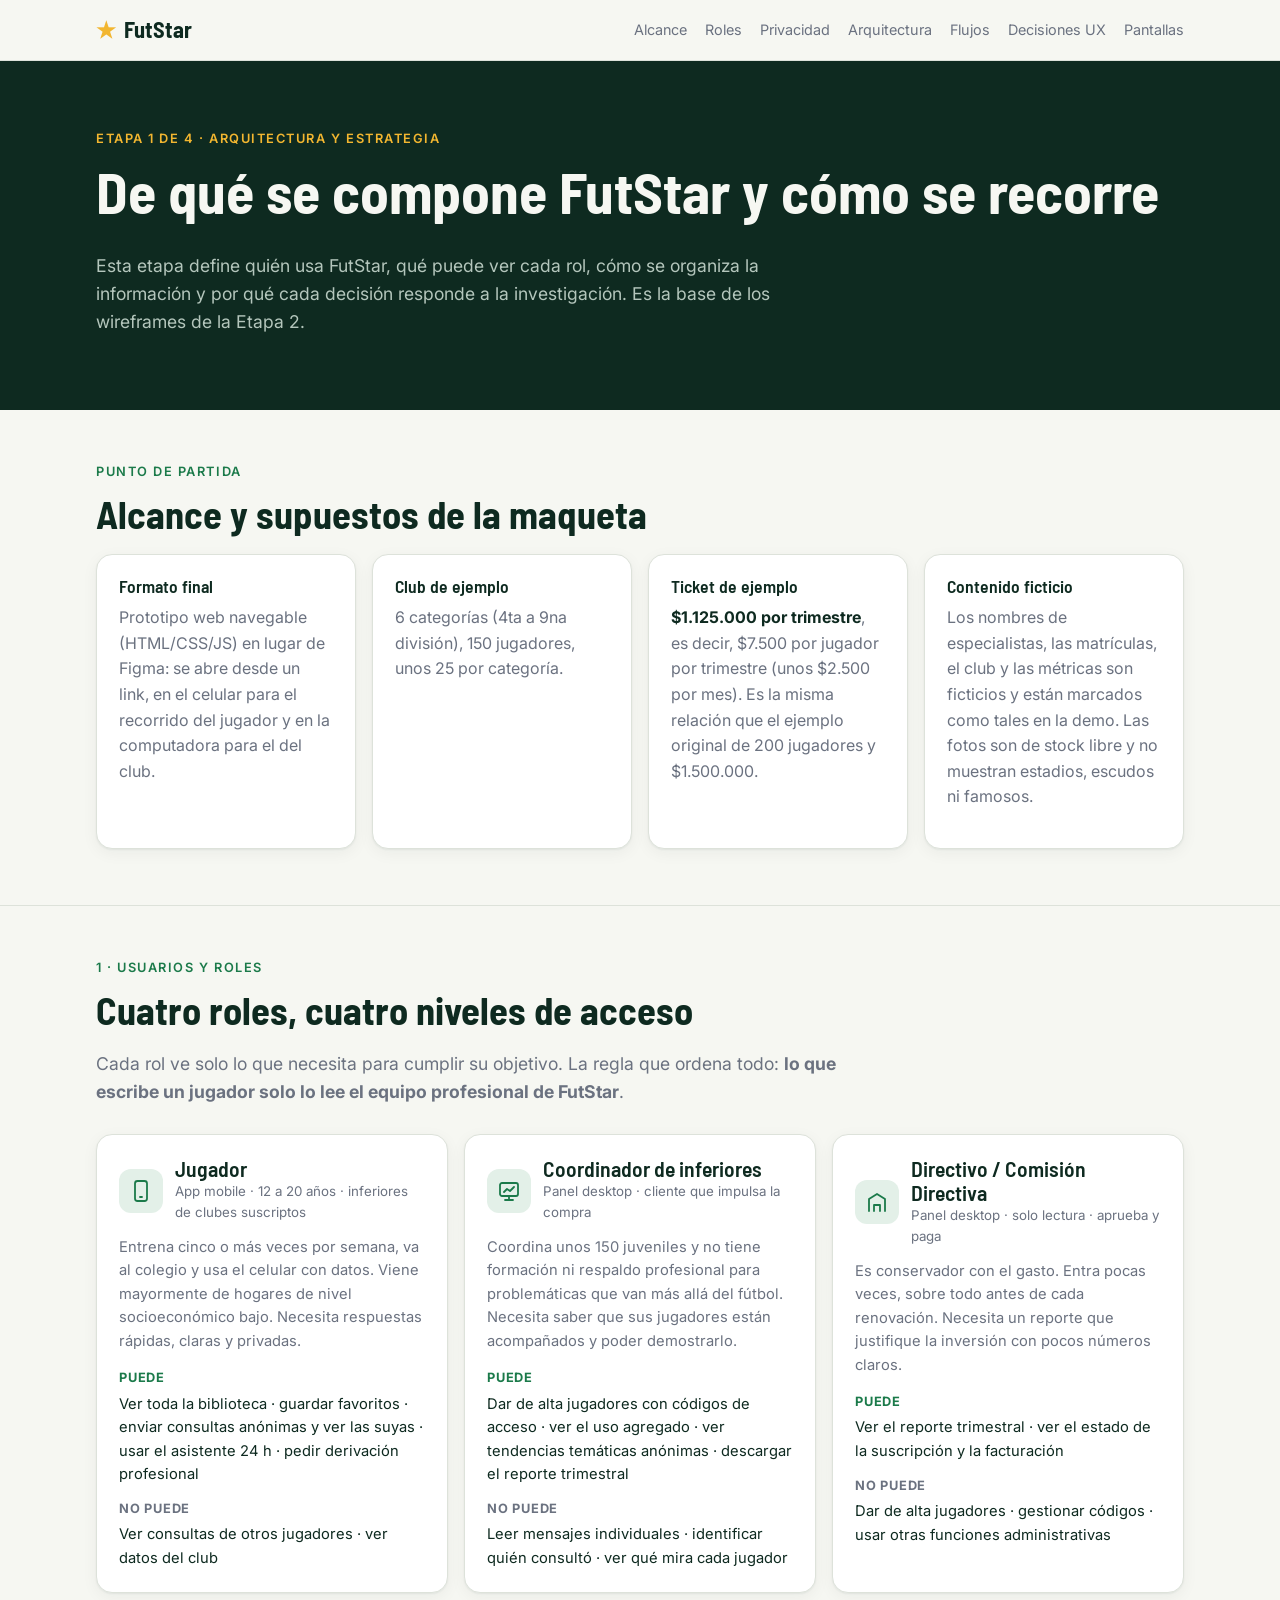
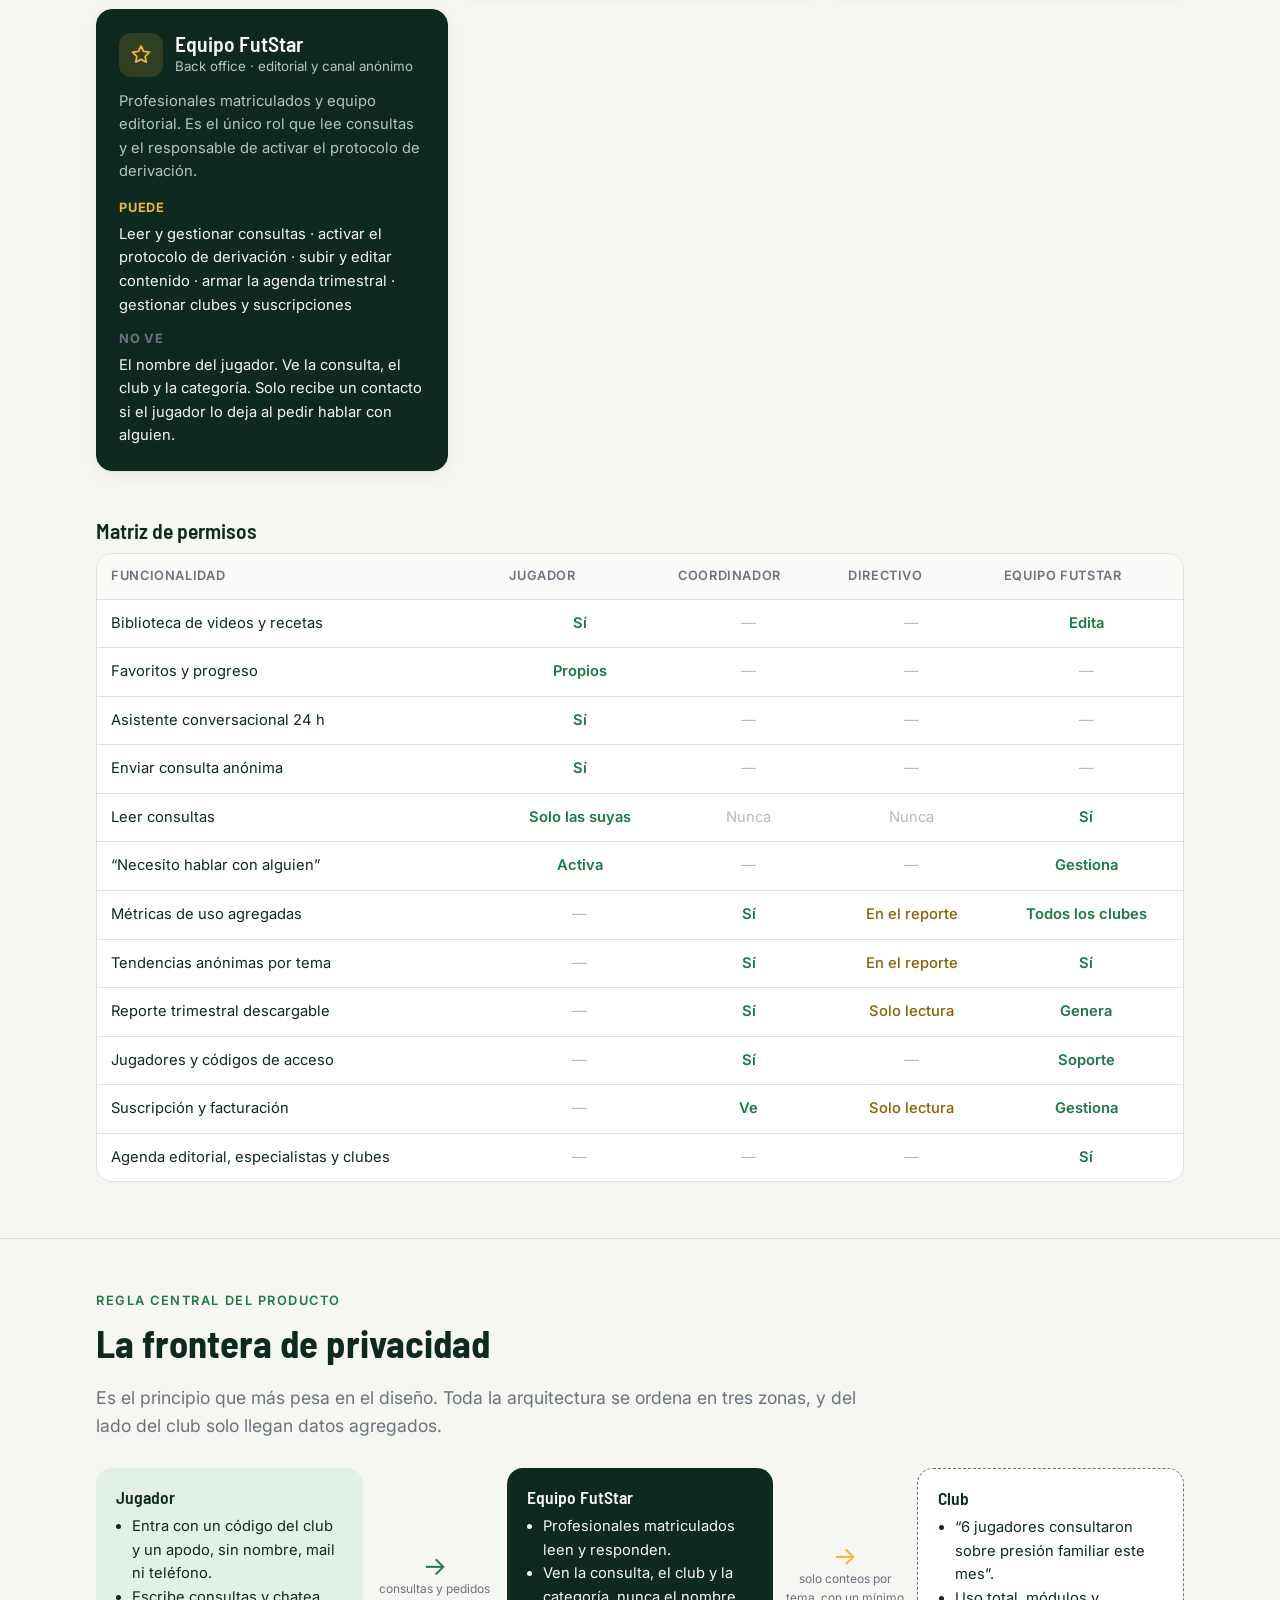
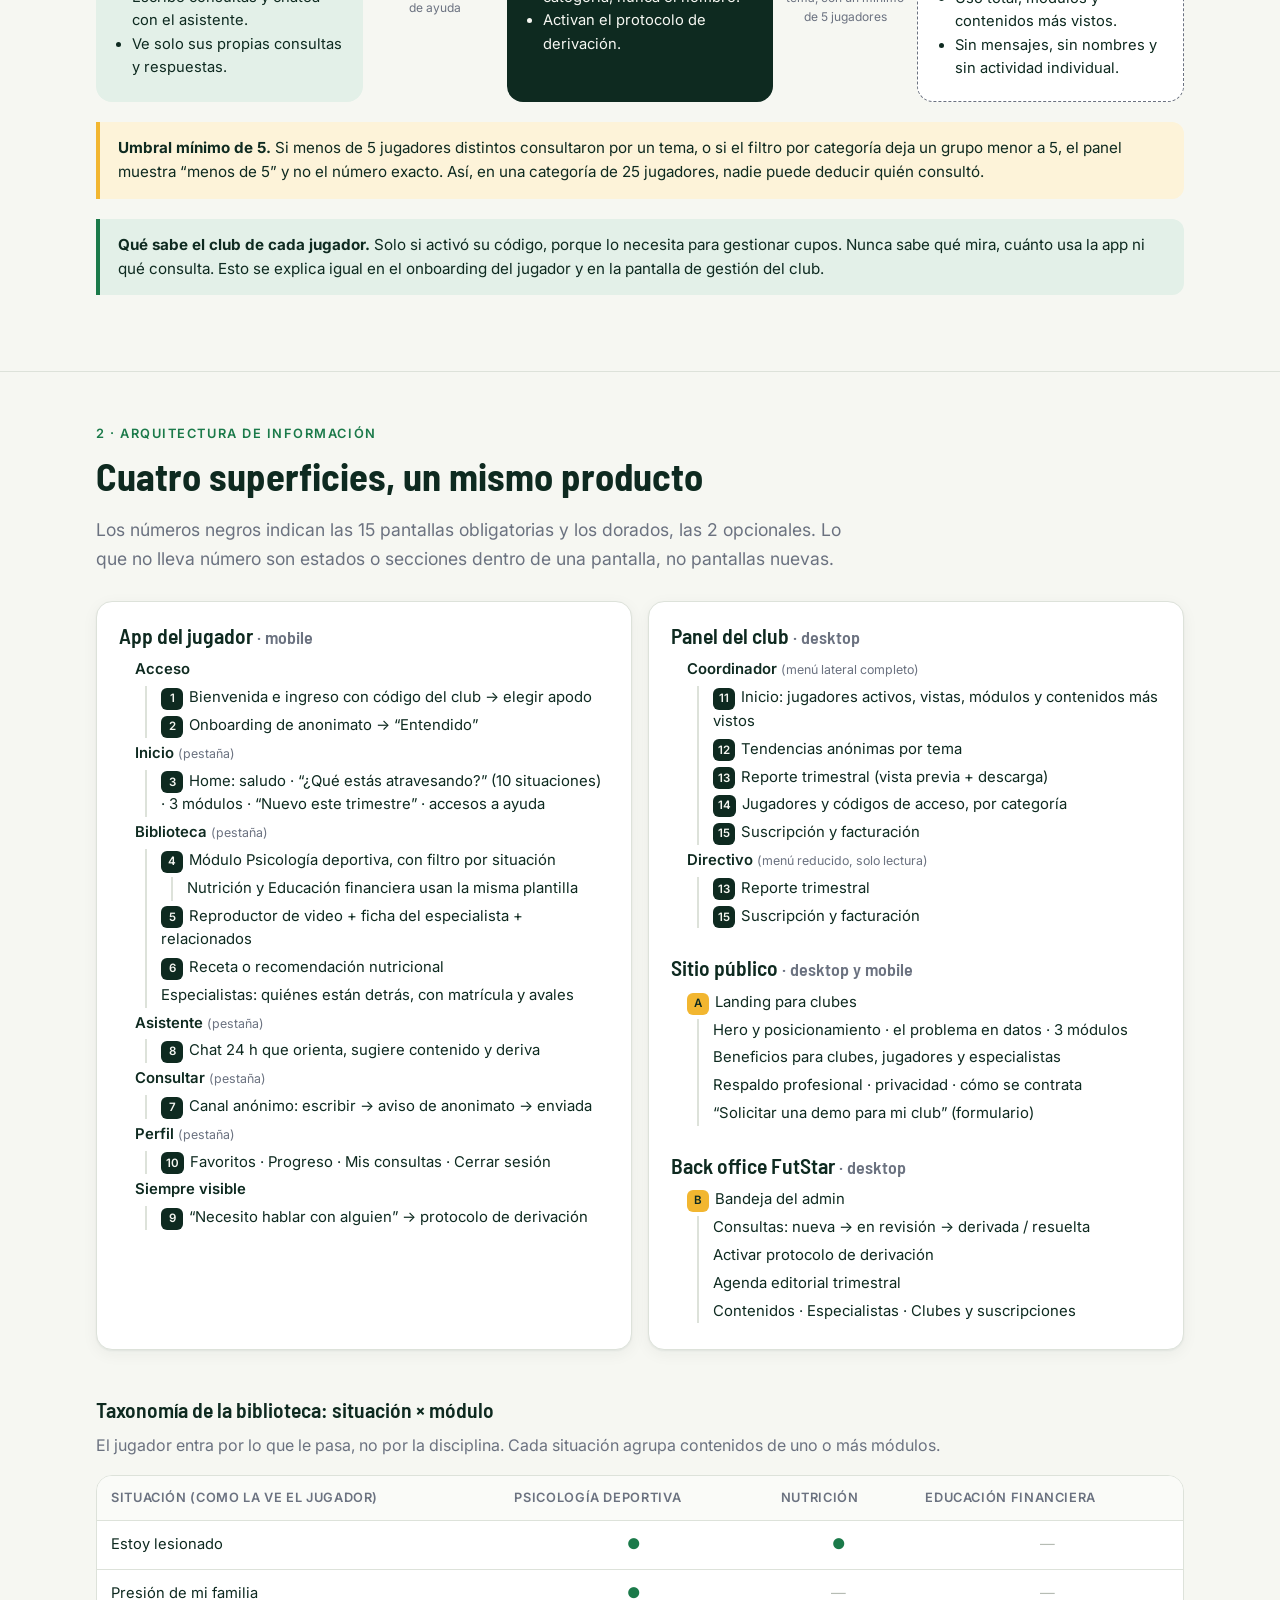
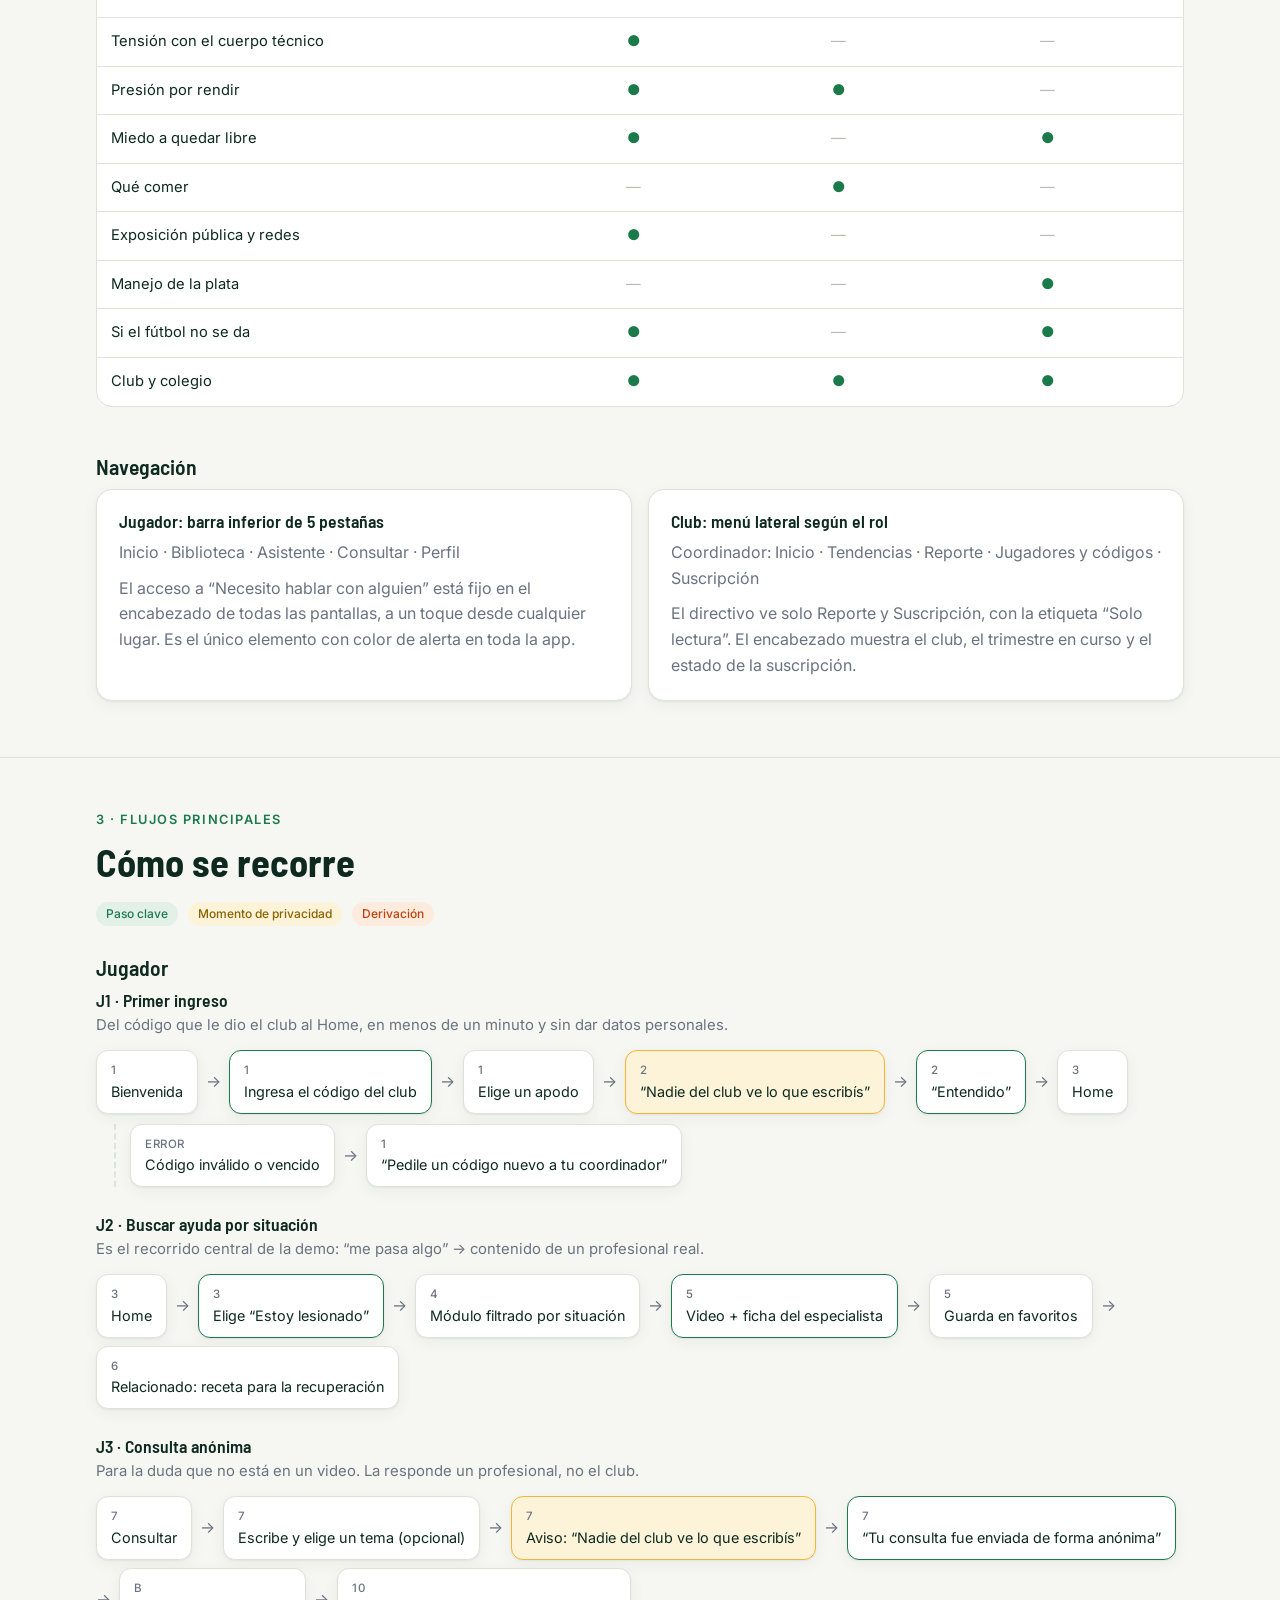
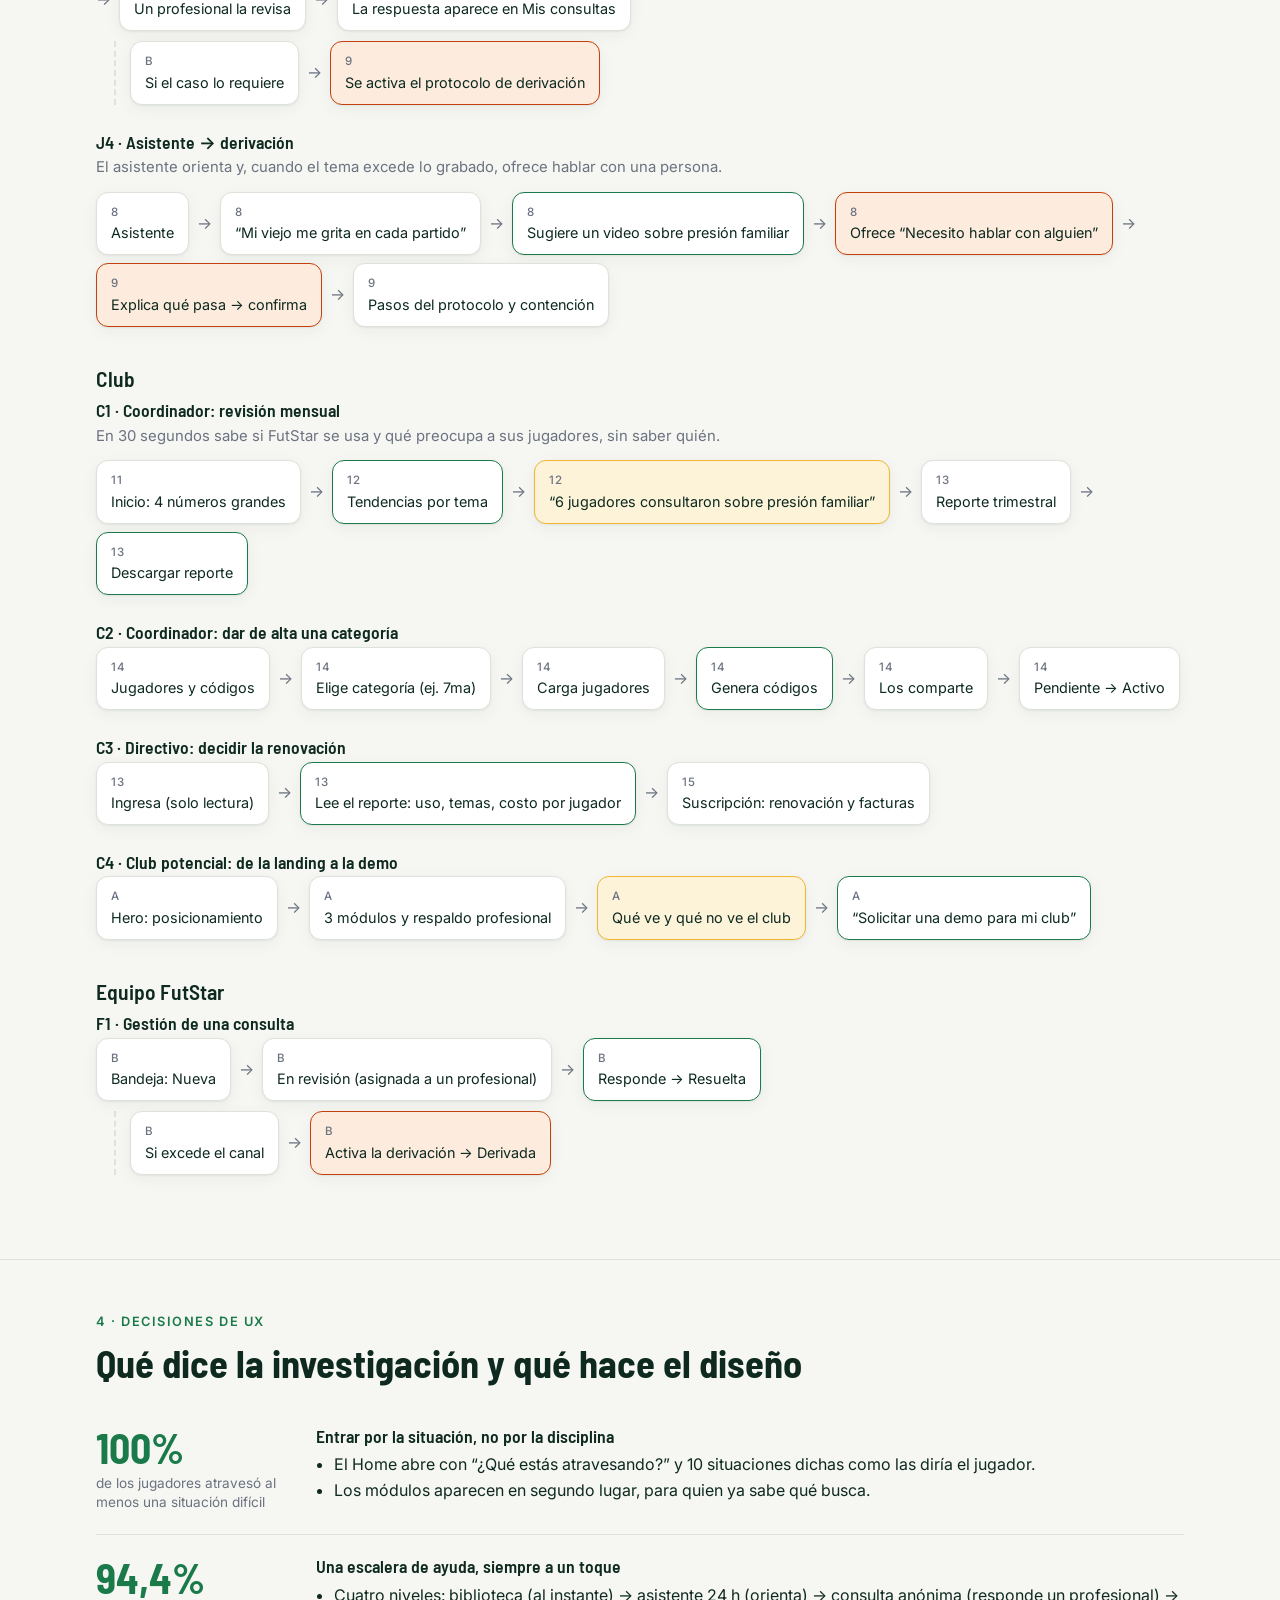
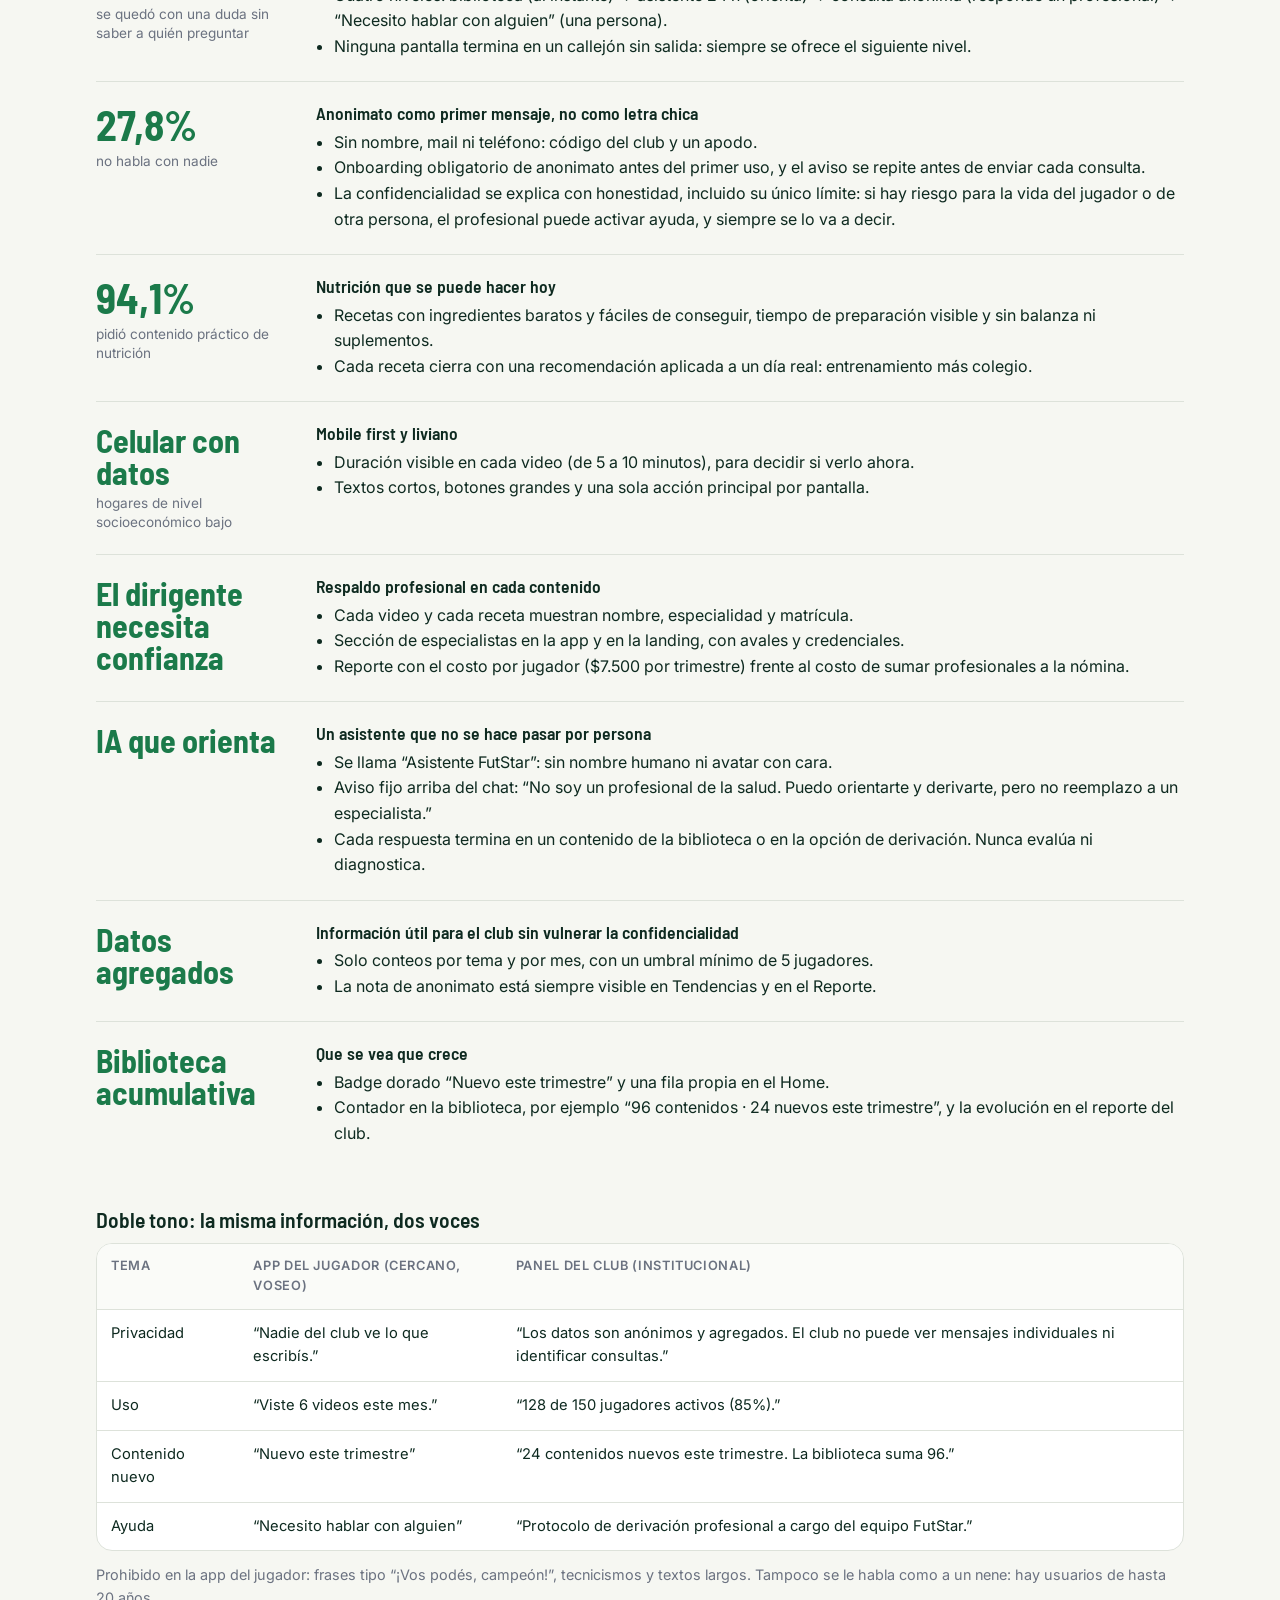
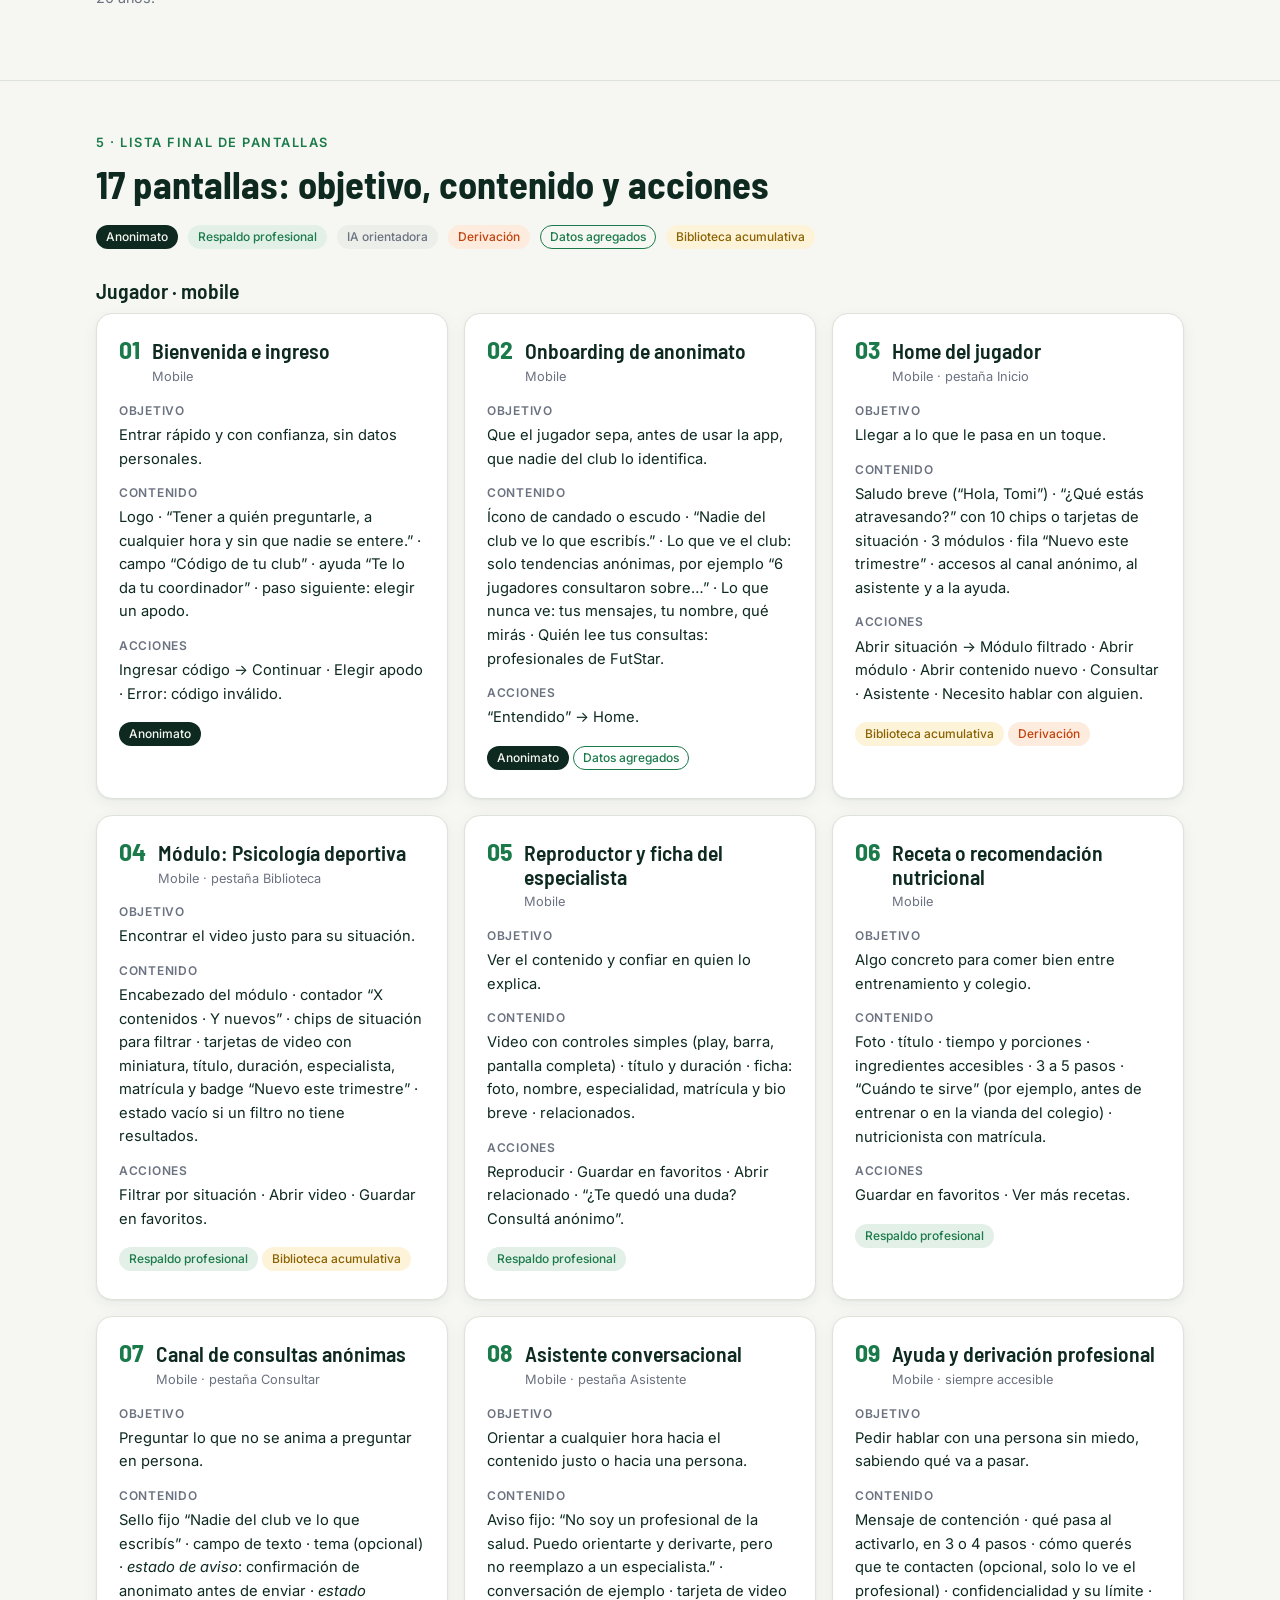
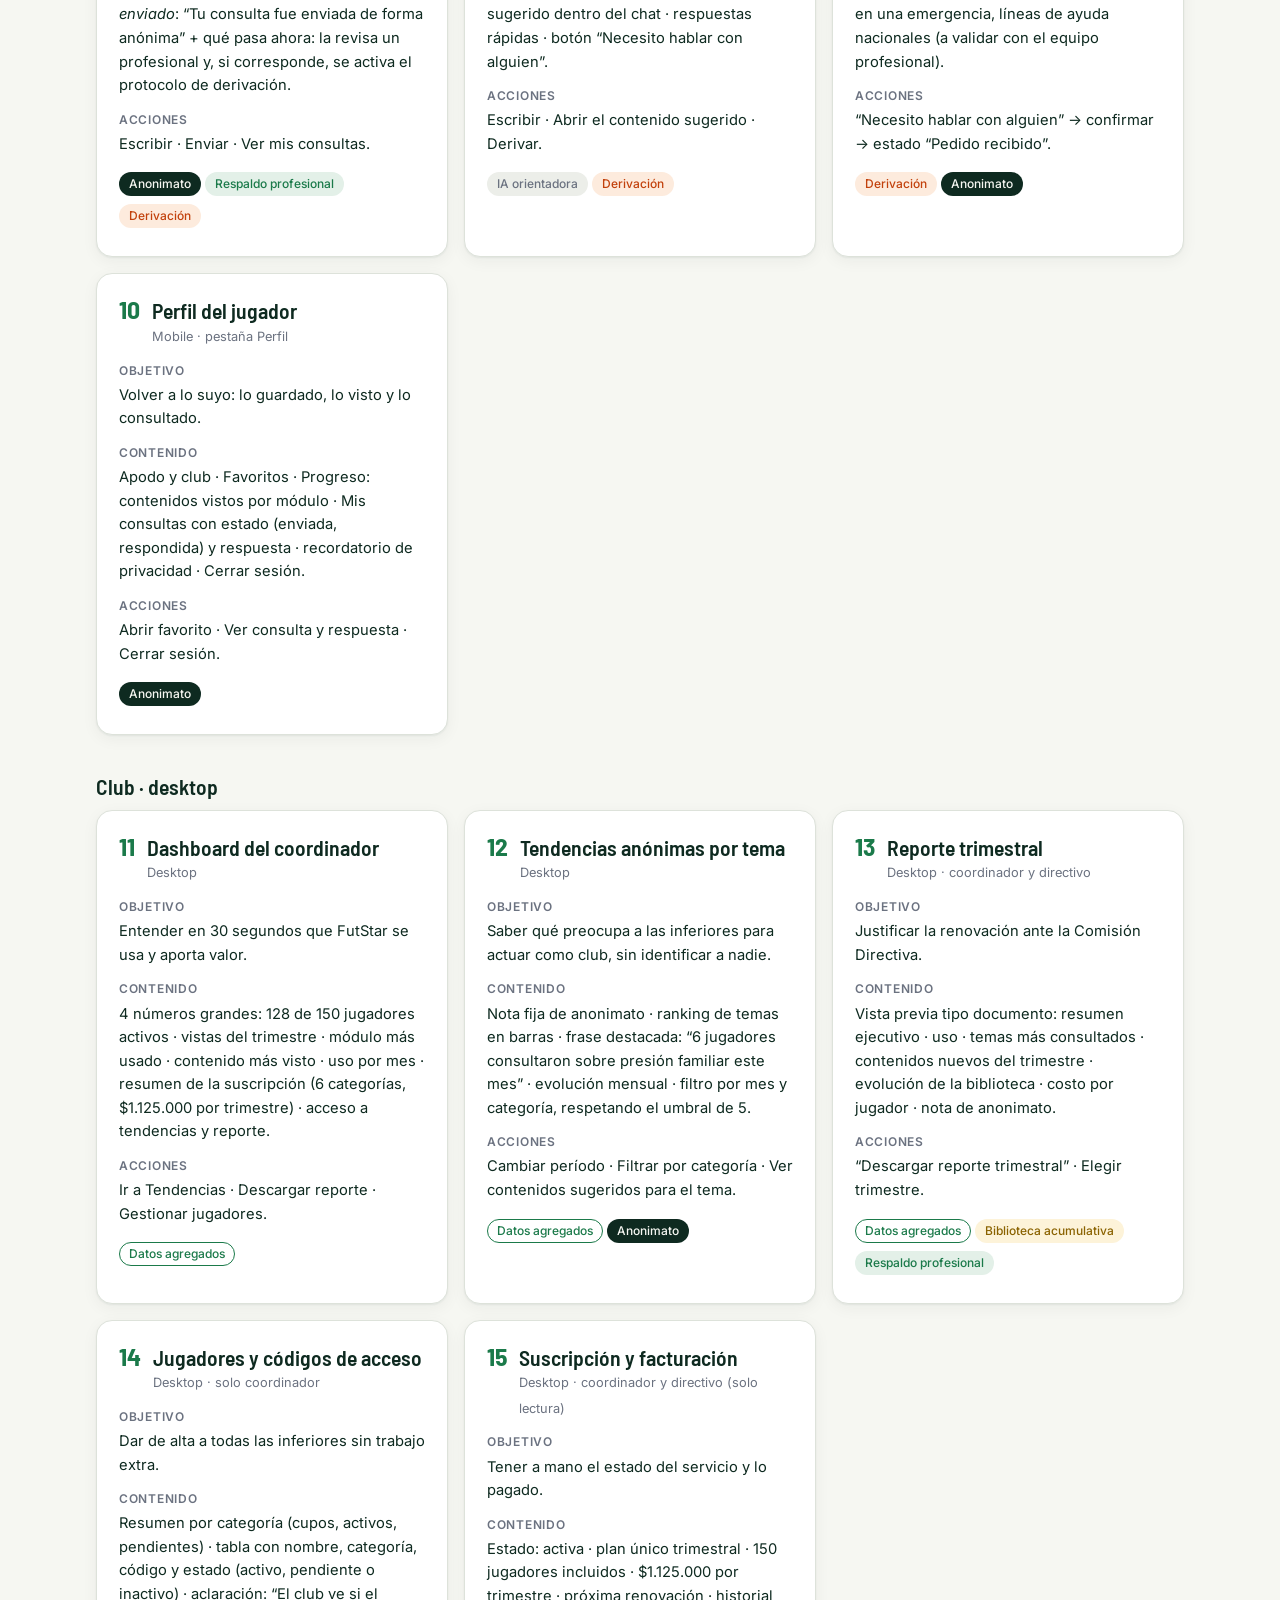
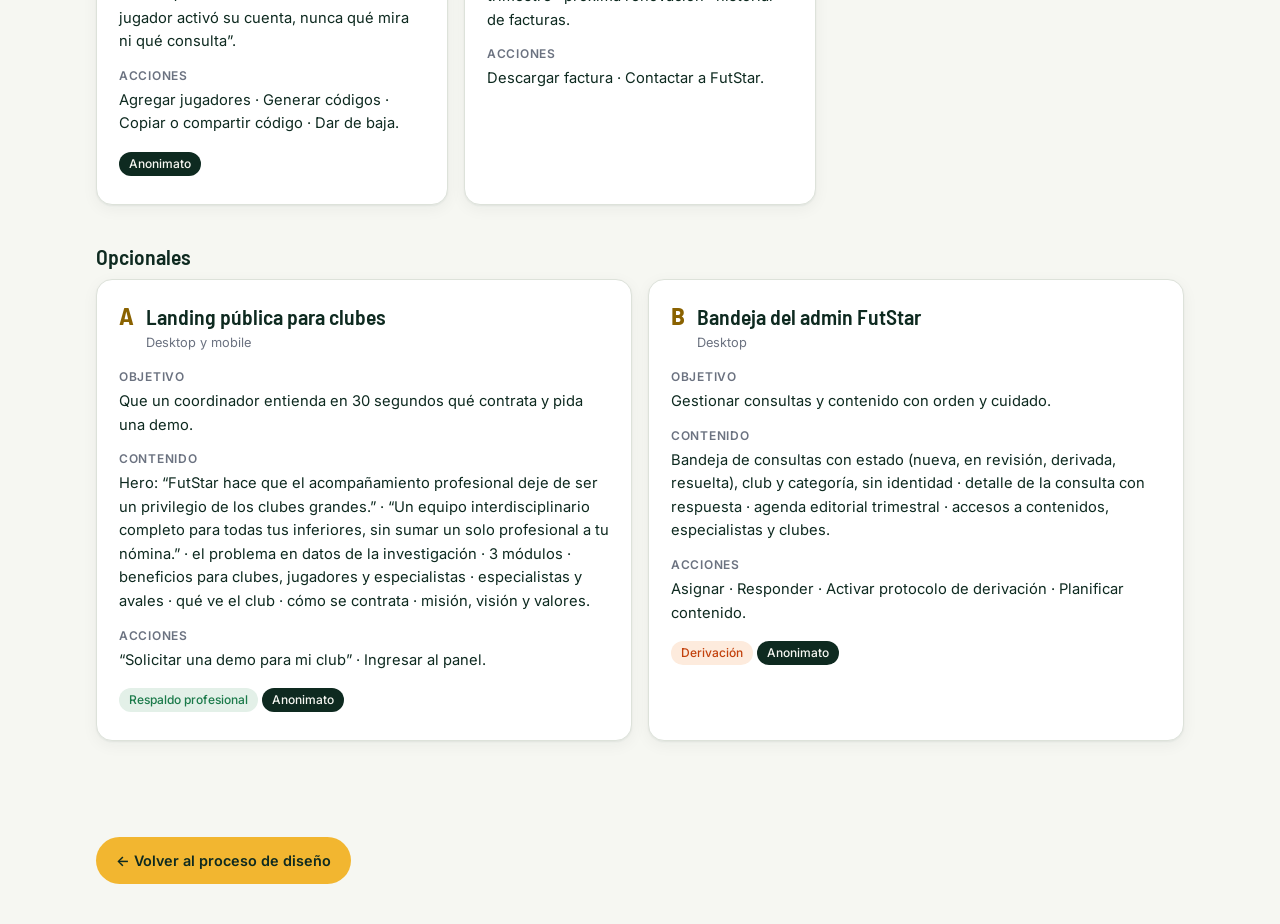
<file: docs/etapa-1-arquitectura.html>
<!doctype html>
<html lang="es-AR">
<head>
<meta charset="utf-8">
<meta name="viewport" content="width=device-width, initial-scale=1">
<title>FutStar · Etapa 1</title>
<meta name="description" content="FutStar — Etapa 1: arquitectura y estrategia de la maqueta navegable.">
<link rel="preconnect" href="https://fonts.googleapis.com">
<link rel="preconnect" href="https://fonts.gstatic.com" crossorigin>
<link href="https://fonts.googleapis.com/css2?family=Barlow+Semi+Condensed:wght@600;700&family=Inter:wght@400;500;600&display=swap" rel="stylesheet">
<link rel="stylesheet" href="docs.css">
</head>
<body>

<header class="top">
  <div class="wrap">
    <a class="logo" href="index.html"><span class="star">★</span> FutStar</a>
    <nav aria-label="Secciones">
      <a href="#alcance">Alcance</a>
      <a href="#roles">Roles</a>
      <a href="#privacidad">Privacidad</a>
      <a href="#ia">Arquitectura</a>
      <a href="#flujos">Flujos</a>
      <a href="#decisiones">Decisiones UX</a>
      <a href="#pantallas">Pantallas</a>
    </nav>
  </div>
</header>

<section class="hero">
  <div class="wrap">
    <span class="eyebrow">Etapa 1 de 4 · Arquitectura y estrategia</span>
    <h1>De qué se compone FutStar y cómo se recorre</h1>
    <p>Esta etapa define quién usa FutStar, qué puede ver cada rol, cómo se organiza la información y por qué cada decisión responde a la investigación. Es la base de los wireframes de la Etapa 2.</p>
  </div>
</section>

<!-- ============ ALCANCE ============ -->
<section id="alcance">
  <div class="wrap">
    <span class="eyebrow">Punto de partida</span>
    <h2>Alcance y supuestos de la maqueta</h2>
    <div class="grid g4">
      <div class="card">
        <h4>Formato final</h4>
        <p class="muted">Prototipo web navegable (HTML/CSS/JS) en lugar de Figma: se abre desde un link, en el celular para el recorrido del jugador y en la computadora para el del club.</p>
      </div>
      <div class="card">
        <h4>Club de ejemplo</h4>
        <p class="muted">6 categorías (4ta a 9na división), 150 jugadores, unos 25 por categoría.</p>
      </div>
      <div class="card">
        <h4>Ticket de ejemplo</h4>
        <p class="muted"><strong style="color:var(--noche)">$1.125.000 por trimestre</strong>, es decir, $7.500 por jugador por trimestre (unos $2.500 por mes). Es la misma relación que el ejemplo original de 200 jugadores y $1.500.000.</p>
      </div>
      <div class="card">
        <h4>Contenido ficticio</h4>
        <p class="muted">Los nombres de especialistas, las matrículas, el club y las métricas son ficticios y están marcados como tales en la demo. Las fotos son de stock libre y no muestran estadios, escudos ni famosos.</p>
      </div>
    </div>
  </div>
</section>

<!-- ============ ROLES ============ -->
<section id="roles">
  <div class="wrap">
    <span class="eyebrow">1 · Usuarios y roles</span>
    <h2>Cuatro roles, cuatro niveles de acceso</h2>
    <p class="lead">Cada rol ve solo lo que necesita para cumplir su objetivo. La regla que ordena todo: <strong>lo que escribe un jugador solo lo lee el equipo profesional de FutStar</strong>.</p>

    <div class="grid g2" style="margin-top:28px">
      <article class="card">
        <div class="role-head">
          <div class="role-icon"><svg viewBox="0 0 24 24" fill="none" stroke="currentColor" stroke-width="1.8" stroke-linecap="round" stroke-linejoin="round"><rect x="6" y="2" width="12" height="20" rx="2.5"/><path d="M11 18h2"/></svg></div>
          <div><h3>Jugador</h3><small class="muted">App mobile · 12 a 20 años · inferiores de clubes suscriptos</small></div>
        </div>
        <p class="muted" style="font-size:.92rem">Entrena cinco o más veces por semana, va al colegio y usa el celular con datos. Viene mayormente de hogares de nivel socioeconómico bajo. Necesita respuestas rápidas, claras y privadas.</p>
        <div class="can"><strong>Puede</strong>Ver toda la biblioteca · guardar favoritos · enviar consultas anónimas y ver las suyas · usar el asistente 24 h · pedir derivación profesional</div>
        <div class="cant"><strong>No puede</strong>Ver consultas de otros jugadores · ver datos del club</div>
      </article>

      <article class="card">
        <div class="role-head">
          <div class="role-icon"><svg viewBox="0 0 24 24" fill="none" stroke="currentColor" stroke-width="1.8" stroke-linecap="round" stroke-linejoin="round"><rect x="3" y="4" width="18" height="13" rx="2"/><path d="M8 21h8M12 17v4M7 13l3-3 3 2 4-4"/></svg></div>
          <div><h3>Coordinador de inferiores</h3><small class="muted">Panel desktop · cliente que impulsa la compra</small></div>
        </div>
        <p class="muted" style="font-size:.92rem">Coordina unos 150 juveniles y no tiene formación ni respaldo profesional para problemáticas que van más allá del fútbol. Necesita saber que sus jugadores están acompañados y poder demostrarlo.</p>
        <div class="can"><strong>Puede</strong>Dar de alta jugadores con códigos de acceso · ver el uso agregado · ver tendencias temáticas anónimas · descargar el reporte trimestral</div>
        <div class="cant"><strong>No puede</strong>Leer mensajes individuales · identificar quién consultó · ver qué mira cada jugador</div>
      </article>

      <article class="card">
        <div class="role-head">
          <div class="role-icon"><svg viewBox="0 0 24 24" fill="none" stroke="currentColor" stroke-width="1.8" stroke-linecap="round" stroke-linejoin="round"><path d="M4 21V9l8-5 8 5v12"/><path d="M9 21v-6h6v6"/></svg></div>
          <div><h3>Directivo / Comisión Directiva</h3><small class="muted">Panel desktop · solo lectura · aprueba y paga</small></div>
        </div>
        <p class="muted" style="font-size:.92rem">Es conservador con el gasto. Entra pocas veces, sobre todo antes de cada renovación. Necesita un reporte que justifique la inversión con pocos números claros.</p>
        <div class="can"><strong>Puede</strong>Ver el reporte trimestral · ver el estado de la suscripción y la facturación</div>
        <div class="cant"><strong>No puede</strong>Dar de alta jugadores · gestionar códigos · usar otras funciones administrativas</div>
      </article>

      <article class="card dark">
        <div class="role-head">
          <div class="role-icon" style="background:rgba(242,182,48,.15);color:var(--dorado)"><svg viewBox="0 0 24 24" fill="none" stroke="currentColor" stroke-width="1.8" stroke-linecap="round" stroke-linejoin="round"><path d="M12 3l2.6 5.3 5.9.9-4.3 4.1 1 5.8L12 16.4 6.8 19.1l1-5.8L3.5 9.2l5.9-.9z"/></svg></div>
          <div><h3>Equipo FutStar</h3><small class="muted">Back office · editorial y canal anónimo</small></div>
        </div>
        <p class="muted" style="font-size:.92rem">Profesionales matriculados y equipo editorial. Es el único rol que lee consultas y el responsable de activar el protocolo de derivación.</p>
        <div class="can"><strong style="color:var(--dorado)">Puede</strong>Leer y gestionar consultas · activar el protocolo de derivación · subir y editar contenido · armar la agenda trimestral · gestionar clubes y suscripciones</div>
        <div class="cant"><strong>No ve</strong>El nombre del jugador. Ve la consulta, el club y la categoría. Solo recibe un contacto si el jugador lo deja al pedir hablar con alguien.</div>
      </article>
    </div>

    <h3 style="margin-top:48px">Matriz de permisos</h3>
    <div class="table-scroll">
      <table>
        <thead>
          <tr><th>Funcionalidad</th><th>Jugador</th><th>Coordinador</th><th>Directivo</th><th>Equipo FutStar</th></tr>
        </thead>
        <tbody>
          <tr><td>Biblioteca de videos y recetas</td><td class="c si">Sí</td><td class="c no">—</td><td class="c no">—</td><td class="c si">Edita</td></tr>
          <tr><td>Favoritos y progreso</td><td class="c si">Propios</td><td class="c no">—</td><td class="c no">—</td><td class="c no">—</td></tr>
          <tr><td>Asistente conversacional 24 h</td><td class="c si">Sí</td><td class="c no">—</td><td class="c no">—</td><td class="c no">—</td></tr>
          <tr><td>Enviar consulta anónima</td><td class="c si">Sí</td><td class="c no">—</td><td class="c no">—</td><td class="c no">—</td></tr>
          <tr><td>Leer consultas</td><td class="c si">Solo las suyas</td><td class="c no">Nunca</td><td class="c no">Nunca</td><td class="c si">Sí</td></tr>
          <tr><td>“Necesito hablar con alguien”</td><td class="c si">Activa</td><td class="c no">—</td><td class="c no">—</td><td class="c si">Gestiona</td></tr>
          <tr><td>Métricas de uso agregadas</td><td class="c no">—</td><td class="c si">Sí</td><td class="c ro">En el reporte</td><td class="c si">Todos los clubes</td></tr>
          <tr><td>Tendencias anónimas por tema</td><td class="c no">—</td><td class="c si">Sí</td><td class="c ro">En el reporte</td><td class="c si">Sí</td></tr>
          <tr><td>Reporte trimestral descargable</td><td class="c no">—</td><td class="c si">Sí</td><td class="c ro">Solo lectura</td><td class="c si">Genera</td></tr>
          <tr><td>Jugadores y códigos de acceso</td><td class="c no">—</td><td class="c si">Sí</td><td class="c no">—</td><td class="c si">Soporte</td></tr>
          <tr><td>Suscripción y facturación</td><td class="c no">—</td><td class="c si">Ve</td><td class="c ro">Solo lectura</td><td class="c si">Gestiona</td></tr>
          <tr><td>Agenda editorial, especialistas y clubes</td><td class="c no">—</td><td class="c no">—</td><td class="c no">—</td><td class="c si">Sí</td></tr>
        </tbody>
      </table>
    </div>
  </div>
</section>

<!-- ============ PRIVACIDAD ============ -->
<section id="privacidad">
  <div class="wrap">
    <span class="eyebrow">Regla central del producto</span>
    <h2>La frontera de privacidad</h2>
    <p class="lead">Es el principio que más pesa en el diseño. Toda la arquitectura se ordena en tres zonas, y del lado del club solo llegan datos agregados.</p>

    <div class="privacy" style="margin-top:28px">
      <div class="zone z-jugador">
        <h4>Jugador</h4>
        <ul>
          <li>Entra con un código del club y un apodo, sin nombre, mail ni teléfono.</li>
          <li>Escribe consultas y chatea con el asistente.</li>
          <li>Ve solo sus propias consultas y respuestas.</li>
        </ul>
      </div>
      <div class="arrow"><div><span>→</span>consultas y pedidos de ayuda</div></div>
      <div class="zone z-futstar">
        <h4>Equipo FutStar</h4>
        <ul>
          <li>Profesionales matriculados leen y responden.</li>
          <li>Ven la consulta, el club y la categoría, nunca el nombre.</li>
          <li>Activan el protocolo de derivación.</li>
        </ul>
      </div>
      <div class="arrow filter"><div><span>→</span>solo conteos por tema, con un mínimo de 5 jugadores</div></div>
      <div class="zone z-club">
        <h4>Club</h4>
        <ul>
          <li>“6 jugadores consultaron sobre presión familiar este mes”.</li>
          <li>Uso total, módulos y contenidos más vistos.</li>
          <li>Sin mensajes, sin nombres y sin actividad individual.</li>
        </ul>
      </div>
    </div>

    <div class="note">
      <strong>Umbral mínimo de 5.</strong> Si menos de 5 jugadores distintos consultaron por un tema, o si el filtro por categoría deja un grupo menor a 5, el panel muestra “menos de 5” y no el número exacto. Así, en una categoría de 25 jugadores, nadie puede deducir quién consultó.
    </div>
    <div class="note verde">
      <strong>Qué sabe el club de cada jugador.</strong> Solo si activó su código, porque lo necesita para gestionar cupos. Nunca sabe qué mira, cuánto usa la app ni qué consulta. Esto se explica igual en el onboarding del jugador y en la pantalla de gestión del club.
    </div>
  </div>
</section>

<!-- ============ ARQUITECTURA ============ -->
<section id="ia">
  <div class="wrap">
    <span class="eyebrow">2 · Arquitectura de información</span>
    <h2>Cuatro superficies, un mismo producto</h2>
    <p class="lead">Los números negros indican las 15 pantallas obligatorias y los dorados, las 2 opcionales. Lo que no lleva número son estados o secciones dentro de una pantalla, no pantallas nuevas.</p>

    <div class="grid g2" style="margin-top:28px">
      <div class="card">
        <h3>App del jugador <small class="muted">· mobile</small></h3>
        <ul class="tree">
          <li><span class="n">Acceso</span>
            <ul>
              <li><span class="num">1</span>Bienvenida e ingreso con código del club → elegir apodo</li>
              <li><span class="num">2</span>Onboarding de anonimato → “Entendido”</li>
            </ul>
          </li>
          <li><span class="n">Inicio</span> <small class="muted">(pestaña)</small>
            <ul>
              <li><span class="num">3</span>Home: saludo · “¿Qué estás atravesando?” (10 situaciones) · 3 módulos · “Nuevo este trimestre” · accesos a ayuda</li>
            </ul>
          </li>
          <li><span class="n">Biblioteca</span> <small class="muted">(pestaña)</small>
            <ul>
              <li><span class="num">4</span>Módulo Psicología deportiva, con filtro por situación
                <ul><li>Nutrición y Educación financiera usan la misma plantilla</li></ul>
              </li>
              <li><span class="num">5</span>Reproductor de video + ficha del especialista + relacionados</li>
              <li><span class="num">6</span>Receta o recomendación nutricional</li>
              <li>Especialistas: quiénes están detrás, con matrícula y avales</li>
            </ul>
          </li>
          <li><span class="n">Asistente</span> <small class="muted">(pestaña)</small>
            <ul><li><span class="num">8</span>Chat 24 h que orienta, sugiere contenido y deriva</li></ul>
          </li>
          <li><span class="n">Consultar</span> <small class="muted">(pestaña)</small>
            <ul><li><span class="num">7</span>Canal anónimo: escribir → aviso de anonimato → enviada</li></ul>
          </li>
          <li><span class="n">Perfil</span> <small class="muted">(pestaña)</small>
            <ul><li><span class="num">10</span>Favoritos · Progreso · Mis consultas · Cerrar sesión</li></ul>
          </li>
          <li><span class="n">Siempre visible</span>
            <ul><li><span class="num">9</span>“Necesito hablar con alguien” → protocolo de derivación</li></ul>
          </li>
        </ul>
      </div>

      <div class="card">
        <h3>Panel del club <small class="muted">· desktop</small></h3>
        <ul class="tree">
          <li><span class="n">Coordinador</span> <small class="muted">(menú lateral completo)</small>
            <ul>
              <li><span class="num">11</span>Inicio: jugadores activos, vistas, módulos y contenidos más vistos</li>
              <li><span class="num">12</span>Tendencias anónimas por tema</li>
              <li><span class="num">13</span>Reporte trimestral (vista previa + descarga)</li>
              <li><span class="num">14</span>Jugadores y códigos de acceso, por categoría</li>
              <li><span class="num">15</span>Suscripción y facturación</li>
            </ul>
          </li>
          <li><span class="n">Directivo</span> <small class="muted">(menú reducido, solo lectura)</small>
            <ul>
              <li><span class="num">13</span>Reporte trimestral</li>
              <li><span class="num">15</span>Suscripción y facturación</li>
            </ul>
          </li>
        </ul>

        <h3 style="margin-top:28px">Sitio público <small class="muted">· desktop y mobile</small></h3>
        <ul class="tree">
          <li><span class="num opt">A</span>Landing para clubes
            <ul>
              <li>Hero y posicionamiento · el problema en datos · 3 módulos</li>
              <li>Beneficios para clubes, jugadores y especialistas</li>
              <li>Respaldo profesional · privacidad · cómo se contrata</li>
              <li>“Solicitar una demo para mi club” (formulario)</li>
            </ul>
          </li>
        </ul>

        <h3 style="margin-top:28px">Back office FutStar <small class="muted">· desktop</small></h3>
        <ul class="tree">
          <li><span class="num opt">B</span>Bandeja del admin
            <ul>
              <li>Consultas: nueva → en revisión → derivada / resuelta</li>
              <li>Activar protocolo de derivación</li>
              <li>Agenda editorial trimestral</li>
              <li>Contenidos · Especialistas · Clubes y suscripciones</li>
            </ul>
          </li>
        </ul>
      </div>
    </div>

    <h3 style="margin-top:48px">Taxonomía de la biblioteca: situación × módulo</h3>
    <p class="muted">El jugador entra por lo que le pasa, no por la disciplina. Cada situación agrupa contenidos de uno o más módulos.</p>
    <div class="table-scroll">
      <table>
        <thead><tr><th>Situación (como la ve el jugador)</th><th>Psicología deportiva</th><th>Nutrición</th><th>Educación financiera</th></tr></thead>
        <tbody>
          <tr><td>Estoy lesionado</td><td class="c si">●</td><td class="c si">●</td><td class="c no">—</td></tr>
          <tr><td>Presión de mi familia</td><td class="c si">●</td><td class="c no">—</td><td class="c no">—</td></tr>
          <tr><td>Tensión con el cuerpo técnico</td><td class="c si">●</td><td class="c no">—</td><td class="c no">—</td></tr>
          <tr><td>Presión por rendir</td><td class="c si">●</td><td class="c si">●</td><td class="c no">—</td></tr>
          <tr><td>Miedo a quedar libre</td><td class="c si">●</td><td class="c no">—</td><td class="c si">●</td></tr>
          <tr><td>Qué comer</td><td class="c no">—</td><td class="c si">●</td><td class="c no">—</td></tr>
          <tr><td>Exposición pública y redes</td><td class="c si">●</td><td class="c no">—</td><td class="c no">—</td></tr>
          <tr><td>Manejo de la plata</td><td class="c no">—</td><td class="c no">—</td><td class="c si">●</td></tr>
          <tr><td>Si el fútbol no se da</td><td class="c si">●</td><td class="c no">—</td><td class="c si">●</td></tr>
          <tr><td>Club y colegio</td><td class="c si">●</td><td class="c si">●</td><td class="c si">●</td></tr>
        </tbody>
      </table>
    </div>

    <h3 style="margin-top:48px">Navegación</h3>
    <div class="grid g2">
      <div class="card">
        <h4>Jugador: barra inferior de 5 pestañas</h4>
        <p class="muted" style="margin-bottom:10px">Inicio · Biblioteca · Asistente · Consultar · Perfil</p>
        <p class="muted" style="margin:0">El acceso a “Necesito hablar con alguien” está fijo en el encabezado de todas las pantallas, a un toque desde cualquier lugar. Es el único elemento con color de alerta en toda la app.</p>
      </div>
      <div class="card">
        <h4>Club: menú lateral según el rol</h4>
        <p class="muted" style="margin-bottom:10px">Coordinador: Inicio · Tendencias · Reporte · Jugadores y códigos · Suscripción</p>
        <p class="muted" style="margin:0">El directivo ve solo Reporte y Suscripción, con la etiqueta “Solo lectura”. El encabezado muestra el club, el trimestre en curso y el estado de la suscripción.</p>
      </div>
    </div>
  </div>
</section>

<!-- ============ FLUJOS ============ -->
<section id="flujos">
  <div class="wrap">
    <span class="eyebrow">3 · Flujos principales</span>
    <h2>Cómo se recorre</h2>
    <div class="legend">
      <span class="tag">Paso clave</span><span class="tag oro">Momento de privacidad</span><span class="tag ayuda">Derivación</span>
    </div>

    <h3>Jugador</h3>

    <div class="flow">
      <h4>J1 · Primer ingreso</h4>
      <p>Del código que le dio el club al Home, en menos de un minuto y sin dar datos personales.</p>
      <div class="steps">
        <div class="step"><b>1</b>Bienvenida</div><span class="to">→</span>
        <div class="step key"><b>1</b>Ingresa el código del club</div><span class="to">→</span>
        <div class="step"><b>1</b>Elige un apodo</div><span class="to">→</span>
        <div class="step priv"><b>2</b>“Nadie del club ve lo que escribís”</div><span class="to">→</span>
        <div class="step key"><b>2</b>“Entendido”</div><span class="to">→</span>
        <div class="step"><b>3</b>Home</div>
      </div>
      <div class="branch"><div class="steps"><div class="step"><b>Error</b>Código inválido o vencido</div><span class="to">→</span><div class="step"><b>1</b>“Pedile un código nuevo a tu coordinador”</div></div></div>
    </div>

    <div class="flow">
      <h4>J2 · Buscar ayuda por situación</h4>
      <p>Es el recorrido central de la demo: “me pasa algo” → contenido de un profesional real.</p>
      <div class="steps">
        <div class="step"><b>3</b>Home</div><span class="to">→</span>
        <div class="step key"><b>3</b>Elige “Estoy lesionado”</div><span class="to">→</span>
        <div class="step"><b>4</b>Módulo filtrado por situación</div><span class="to">→</span>
        <div class="step key"><b>5</b>Video + ficha del especialista</div><span class="to">→</span>
        <div class="step"><b>5</b>Guarda en favoritos</div><span class="to">→</span>
        <div class="step"><b>6</b>Relacionado: receta para la recuperación</div>
      </div>
    </div>

    <div class="flow">
      <h4>J3 · Consulta anónima</h4>
      <p>Para la duda que no está en un video. La responde un profesional, no el club.</p>
      <div class="steps">
        <div class="step"><b>7</b>Consultar</div><span class="to">→</span>
        <div class="step"><b>7</b>Escribe y elige un tema (opcional)</div><span class="to">→</span>
        <div class="step priv"><b>7</b>Aviso: “Nadie del club ve lo que escribís”</div><span class="to">→</span>
        <div class="step key"><b>7</b>“Tu consulta fue enviada de forma anónima”</div><span class="to">→</span>
        <div class="step"><b>B</b>Un profesional la revisa</div><span class="to">→</span>
        <div class="step"><b>10</b>La respuesta aparece en Mis consultas</div>
      </div>
      <div class="branch"><div class="steps"><div class="step"><b>B</b>Si el caso lo requiere</div><span class="to">→</span><div class="step help"><b>9</b>Se activa el protocolo de derivación</div></div></div>
    </div>

    <div class="flow">
      <h4>J4 · Asistente → derivación</h4>
      <p>El asistente orienta y, cuando el tema excede lo grabado, ofrece hablar con una persona.</p>
      <div class="steps">
        <div class="step"><b>8</b>Asistente</div><span class="to">→</span>
        <div class="step"><b>8</b>“Mi viejo me grita en cada partido”</div><span class="to">→</span>
        <div class="step key"><b>8</b>Sugiere un video sobre presión familiar</div><span class="to">→</span>
        <div class="step help"><b>8</b>Ofrece “Necesito hablar con alguien”</div><span class="to">→</span>
        <div class="step help"><b>9</b>Explica qué pasa → confirma</div><span class="to">→</span>
        <div class="step"><b>9</b>Pasos del protocolo y contención</div>
      </div>
    </div>

    <h3 style="margin-top:40px">Club</h3>

    <div class="flow">
      <h4>C1 · Coordinador: revisión mensual</h4>
      <p>En 30 segundos sabe si FutStar se usa y qué preocupa a sus jugadores, sin saber quién.</p>
      <div class="steps">
        <div class="step"><b>11</b>Inicio: 4 números grandes</div><span class="to">→</span>
        <div class="step key"><b>12</b>Tendencias por tema</div><span class="to">→</span>
        <div class="step priv"><b>12</b>“6 jugadores consultaron sobre presión familiar”</div><span class="to">→</span>
        <div class="step"><b>13</b>Reporte trimestral</div><span class="to">→</span>
        <div class="step key"><b>13</b>Descargar reporte</div>
      </div>
    </div>

    <div class="flow">
      <h4>C2 · Coordinador: dar de alta una categoría</h4>
      <div class="steps">
        <div class="step"><b>14</b>Jugadores y códigos</div><span class="to">→</span>
        <div class="step"><b>14</b>Elige categoría (ej. 7ma)</div><span class="to">→</span>
        <div class="step"><b>14</b>Carga jugadores</div><span class="to">→</span>
        <div class="step key"><b>14</b>Genera códigos</div><span class="to">→</span>
        <div class="step"><b>14</b>Los comparte</div><span class="to">→</span>
        <div class="step"><b>14</b>Pendiente → Activo</div>
      </div>
    </div>

    <div class="flow">
      <h4>C3 · Directivo: decidir la renovación</h4>
      <div class="steps">
        <div class="step"><b>13</b>Ingresa (solo lectura)</div><span class="to">→</span>
        <div class="step key"><b>13</b>Lee el reporte: uso, temas, costo por jugador</div><span class="to">→</span>
        <div class="step"><b>15</b>Suscripción: renovación y facturas</div>
      </div>
    </div>

    <div class="flow">
      <h4>C4 · Club potencial: de la landing a la demo</h4>
      <div class="steps">
        <div class="step"><b>A</b>Hero: posicionamiento</div><span class="to">→</span>
        <div class="step"><b>A</b>3 módulos y respaldo profesional</div><span class="to">→</span>
        <div class="step priv"><b>A</b>Qué ve y qué no ve el club</div><span class="to">→</span>
        <div class="step key"><b>A</b>“Solicitar una demo para mi club”</div>
      </div>
    </div>

    <h3 style="margin-top:40px">Equipo FutStar</h3>
    <div class="flow">
      <h4>F1 · Gestión de una consulta</h4>
      <div class="steps">
        <div class="step"><b>B</b>Bandeja: Nueva</div><span class="to">→</span>
        <div class="step"><b>B</b>En revisión (asignada a un profesional)</div><span class="to">→</span>
        <div class="step key"><b>B</b>Responde → Resuelta</div>
      </div>
      <div class="branch"><div class="steps"><div class="step"><b>B</b>Si excede el canal</div><span class="to">→</span><div class="step help"><b>B</b>Activa la derivación → Derivada</div></div></div>
    </div>
  </div>
</section>

<!-- ============ DECISIONES ============ -->
<section id="decisiones">
  <div class="wrap">
    <span class="eyebrow">4 · Decisiones de UX</span>
    <h2>Qué dice la investigación y qué hace el diseño</h2>

    <div style="margin-top:20px">
      <div class="decision">
        <div class="dato">100%<small>de los jugadores atravesó al menos una situación difícil</small></div>
        <div>
          <h4>Entrar por la situación, no por la disciplina</h4>
          <ul>
            <li>El Home abre con “¿Qué estás atravesando?” y 10 situaciones dichas como las diría el jugador.</li>
            <li>Los módulos aparecen en segundo lugar, para quien ya sabe qué busca.</li>
          </ul>
        </div>
      </div>
      <div class="decision">
        <div class="dato">94,4%<small>se quedó con una duda sin saber a quién preguntar</small></div>
        <div>
          <h4>Una escalera de ayuda, siempre a un toque</h4>
          <ul>
            <li>Cuatro niveles: biblioteca (al instante) → asistente 24 h (orienta) → consulta anónima (responde un profesional) → “Necesito hablar con alguien” (una persona).</li>
            <li>Ninguna pantalla termina en un callejón sin salida: siempre se ofrece el siguiente nivel.</li>
          </ul>
        </div>
      </div>
      <div class="decision">
        <div class="dato">27,8%<small>no habla con nadie</small></div>
        <div>
          <h4>Anonimato como primer mensaje, no como letra chica</h4>
          <ul>
            <li>Sin nombre, mail ni teléfono: código del club y un apodo.</li>
            <li>Onboarding obligatorio de anonimato antes del primer uso, y el aviso se repite antes de enviar cada consulta.</li>
            <li>La confidencialidad se explica con honestidad, incluido su único límite: si hay riesgo para la vida del jugador o de otra persona, el profesional puede activar ayuda, y siempre se lo va a decir.</li>
          </ul>
        </div>
      </div>
      <div class="decision">
        <div class="dato">94,1%<small>pidió contenido práctico de nutrición</small></div>
        <div>
          <h4>Nutrición que se puede hacer hoy</h4>
          <ul>
            <li>Recetas con ingredientes baratos y fáciles de conseguir, tiempo de preparación visible y sin balanza ni suplementos.</li>
            <li>Cada receta cierra con una recomendación aplicada a un día real: entrenamiento más colegio.</li>
          </ul>
        </div>
      </div>
      <div class="decision">
        <div class="dato" style="font-size:2rem">Celular con datos<small>hogares de nivel socioeconómico bajo</small></div>
        <div>
          <h4>Mobile first y liviano</h4>
          <ul>
            <li>Duración visible en cada video (de 5 a 10 minutos), para decidir si verlo ahora.</li>
            <li>Textos cortos, botones grandes y una sola acción principal por pantalla.</li>
          </ul>
        </div>
      </div>
      <div class="decision">
        <div class="dato" style="font-size:2rem">El dirigente necesita confianza</div>
        <div>
          <h4>Respaldo profesional en cada contenido</h4>
          <ul>
            <li>Cada video y cada receta muestran nombre, especialidad y matrícula.</li>
            <li>Sección de especialistas en la app y en la landing, con avales y credenciales.</li>
            <li>Reporte con el costo por jugador ($7.500 por trimestre) frente al costo de sumar profesionales a la nómina.</li>
          </ul>
        </div>
      </div>
      <div class="decision">
        <div class="dato" style="font-size:2rem">IA que orienta</div>
        <div>
          <h4>Un asistente que no se hace pasar por persona</h4>
          <ul>
            <li>Se llama “Asistente FutStar”: sin nombre humano ni avatar con cara.</li>
            <li>Aviso fijo arriba del chat: “No soy un profesional de la salud. Puedo orientarte y derivarte, pero no reemplazo a un especialista.”</li>
            <li>Cada respuesta termina en un contenido de la biblioteca o en la opción de derivación. Nunca evalúa ni diagnostica.</li>
          </ul>
        </div>
      </div>
      <div class="decision">
        <div class="dato" style="font-size:2rem">Datos agregados</div>
        <div>
          <h4>Información útil para el club sin vulnerar la confidencialidad</h4>
          <ul>
            <li>Solo conteos por tema y por mes, con un umbral mínimo de 5 jugadores.</li>
            <li>La nota de anonimato está siempre visible en Tendencias y en el Reporte.</li>
          </ul>
        </div>
      </div>
      <div class="decision">
        <div class="dato" style="font-size:2rem">Biblioteca acumulativa</div>
        <div>
          <h4>Que se vea que crece</h4>
          <ul>
            <li>Badge dorado “Nuevo este trimestre” y una fila propia en el Home.</li>
            <li>Contador en la biblioteca, por ejemplo “96 contenidos · 24 nuevos este trimestre”, y la evolución en el reporte del club.</li>
          </ul>
        </div>
      </div>
    </div>

    <h3 style="margin-top:40px">Doble tono: la misma información, dos voces</h3>
    <div class="table-scroll">
      <table>
        <thead><tr><th>Tema</th><th>App del jugador (cercano, voseo)</th><th>Panel del club (institucional)</th></tr></thead>
        <tbody>
          <tr><td>Privacidad</td><td>“Nadie del club ve lo que escribís.”</td><td>“Los datos son anónimos y agregados. El club no puede ver mensajes individuales ni identificar consultas.”</td></tr>
          <tr><td>Uso</td><td>“Viste 6 videos este mes.”</td><td>“128 de 150 jugadores activos (85%).”</td></tr>
          <tr><td>Contenido nuevo</td><td>“Nuevo este trimestre”</td><td>“24 contenidos nuevos este trimestre. La biblioteca suma 96.”</td></tr>
          <tr><td>Ayuda</td><td>“Necesito hablar con alguien”</td><td>“Protocolo de derivación profesional a cargo del equipo FutStar.”</td></tr>
        </tbody>
      </table>
    </div>
    <p class="muted" style="margin-top:12px;font-size:.9rem">Prohibido en la app del jugador: frases tipo “¡Vos podés, campeón!”, tecnicismos y textos largos. Tampoco se le habla como a un nene: hay usuarios de hasta 20 años.</p>
  </div>
</section>

<!-- ============ PANTALLAS ============ -->
<section id="pantallas">
  <div class="wrap">
    <span class="eyebrow">5 · Lista final de pantallas</span>
    <h2>17 pantallas: objetivo, contenido y acciones</h2>
    <div class="legend">
      <span class="tag noche">Anonimato</span><span class="tag">Respaldo profesional</span><span class="tag gris">IA orientadora</span><span class="tag ayuda">Derivación</span><span class="tag borde">Datos agregados</span><span class="tag oro">Biblioteca acumulativa</span>
    </div>

    <h3>Jugador · mobile</h3>
    <div class="grid g2">
      <article class="screen">
        <header><span class="id">01</span><div><h3>Bienvenida e ingreso</h3><span class="platform">Mobile</span></div></header>
        <dl>
          <dt>Objetivo</dt><dd>Entrar rápido y con confianza, sin datos personales.</dd>
          <dt>Contenido</dt><dd>Logo · “Tener a quién preguntarle, a cualquier hora y sin que nadie se entere.” · campo “Código de tu club” · ayuda “Te lo da tu coordinador” · paso siguiente: elegir un apodo.</dd>
          <dt>Acciones</dt><dd>Ingresar código → Continuar · Elegir apodo · Error: código inválido.</dd>
        </dl>
        <div class="tags"><span class="tag noche">Anonimato</span></div>
      </article>

      <article class="screen">
        <header><span class="id">02</span><div><h3>Onboarding de anonimato</h3><span class="platform">Mobile</span></div></header>
        <dl>
          <dt>Objetivo</dt><dd>Que el jugador sepa, antes de usar la app, que nadie del club lo identifica.</dd>
          <dt>Contenido</dt><dd>Ícono de candado o escudo · “Nadie del club ve lo que escribís.” · Lo que ve el club: solo tendencias anónimas, por ejemplo “6 jugadores consultaron sobre…” · Lo que nunca ve: tus mensajes, tu nombre, qué mirás · Quién lee tus consultas: profesionales de FutStar.</dd>
          <dt>Acciones</dt><dd>“Entendido” → Home.</dd>
        </dl>
        <div class="tags"><span class="tag noche">Anonimato</span><span class="tag borde">Datos agregados</span></div>
      </article>

      <article class="screen">
        <header><span class="id">03</span><div><h3>Home del jugador</h3><span class="platform">Mobile · pestaña Inicio</span></div></header>
        <dl>
          <dt>Objetivo</dt><dd>Llegar a lo que le pasa en un toque.</dd>
          <dt>Contenido</dt><dd>Saludo breve (“Hola, Tomi”) · “¿Qué estás atravesando?” con 10 chips o tarjetas de situación · 3 módulos · fila “Nuevo este trimestre” · accesos al canal anónimo, al asistente y a la ayuda.</dd>
          <dt>Acciones</dt><dd>Abrir situación → Módulo filtrado · Abrir módulo · Abrir contenido nuevo · Consultar · Asistente · Necesito hablar con alguien.</dd>
        </dl>
        <div class="tags"><span class="tag oro">Biblioteca acumulativa</span><span class="tag ayuda">Derivación</span></div>
      </article>

      <article class="screen">
        <header><span class="id">04</span><div><h3>Módulo: Psicología deportiva</h3><span class="platform">Mobile · pestaña Biblioteca</span></div></header>
        <dl>
          <dt>Objetivo</dt><dd>Encontrar el video justo para su situación.</dd>
          <dt>Contenido</dt><dd>Encabezado del módulo · contador “X contenidos · Y nuevos” · chips de situación para filtrar · tarjetas de video con miniatura, título, duración, especialista, matrícula y badge “Nuevo este trimestre” · estado vacío si un filtro no tiene resultados.</dd>
          <dt>Acciones</dt><dd>Filtrar por situación · Abrir video · Guardar en favoritos.</dd>
        </dl>
        <div class="tags"><span class="tag">Respaldo profesional</span><span class="tag oro">Biblioteca acumulativa</span></div>
      </article>

      <article class="screen">
        <header><span class="id">05</span><div><h3>Reproductor y ficha del especialista</h3><span class="platform">Mobile</span></div></header>
        <dl>
          <dt>Objetivo</dt><dd>Ver el contenido y confiar en quien lo explica.</dd>
          <dt>Contenido</dt><dd>Video con controles simples (play, barra, pantalla completa) · título y duración · ficha: foto, nombre, especialidad, matrícula y bio breve · relacionados.</dd>
          <dt>Acciones</dt><dd>Reproducir · Guardar en favoritos · Abrir relacionado · “¿Te quedó una duda? Consultá anónimo”.</dd>
        </dl>
        <div class="tags"><span class="tag">Respaldo profesional</span></div>
      </article>

      <article class="screen">
        <header><span class="id">06</span><div><h3>Receta o recomendación nutricional</h3><span class="platform">Mobile</span></div></header>
        <dl>
          <dt>Objetivo</dt><dd>Algo concreto para comer bien entre entrenamiento y colegio.</dd>
          <dt>Contenido</dt><dd>Foto · título · tiempo y porciones · ingredientes accesibles · 3 a 5 pasos · “Cuándo te sirve” (por ejemplo, antes de entrenar o en la vianda del colegio) · nutricionista con matrícula.</dd>
          <dt>Acciones</dt><dd>Guardar en favoritos · Ver más recetas.</dd>
        </dl>
        <div class="tags"><span class="tag">Respaldo profesional</span></div>
      </article>

      <article class="screen">
        <header><span class="id">07</span><div><h3>Canal de consultas anónimas</h3><span class="platform">Mobile · pestaña Consultar</span></div></header>
        <dl>
          <dt>Objetivo</dt><dd>Preguntar lo que no se anima a preguntar en persona.</dd>
          <dt>Contenido</dt><dd>Sello fijo “Nadie del club ve lo que escribís” · campo de texto · tema (opcional) · <em>estado de aviso</em>: confirmación de anonimato antes de enviar · <em>estado enviado</em>: “Tu consulta fue enviada de forma anónima” + qué pasa ahora: la revisa un profesional y, si corresponde, se activa el protocolo de derivación.</dd>
          <dt>Acciones</dt><dd>Escribir · Enviar · Ver mis consultas.</dd>
        </dl>
        <div class="tags"><span class="tag noche">Anonimato</span><span class="tag">Respaldo profesional</span><span class="tag ayuda">Derivación</span></div>
      </article>

      <article class="screen">
        <header><span class="id">08</span><div><h3>Asistente conversacional</h3><span class="platform">Mobile · pestaña Asistente</span></div></header>
        <dl>
          <dt>Objetivo</dt><dd>Orientar a cualquier hora hacia el contenido justo o hacia una persona.</dd>
          <dt>Contenido</dt><dd>Aviso fijo: “No soy un profesional de la salud. Puedo orientarte y derivarte, pero no reemplazo a un especialista.” · conversación de ejemplo · tarjeta de video sugerido dentro del chat · respuestas rápidas · botón “Necesito hablar con alguien”.</dd>
          <dt>Acciones</dt><dd>Escribir · Abrir el contenido sugerido · Derivar.</dd>
        </dl>
        <div class="tags"><span class="tag gris">IA orientadora</span><span class="tag ayuda">Derivación</span></div>
      </article>

      <article class="screen">
        <header><span class="id">09</span><div><h3>Ayuda y derivación profesional</h3><span class="platform">Mobile · siempre accesible</span></div></header>
        <dl>
          <dt>Objetivo</dt><dd>Pedir hablar con una persona sin miedo, sabiendo qué va a pasar.</dd>
          <dt>Contenido</dt><dd>Mensaje de contención · qué pasa al activarlo, en 3 o 4 pasos · cómo querés que te contacten (opcional, solo lo ve el profesional) · confidencialidad y su límite · en una emergencia, líneas de ayuda nacionales (a validar con el equipo profesional).</dd>
          <dt>Acciones</dt><dd>“Necesito hablar con alguien” → confirmar → estado “Pedido recibido”.</dd>
        </dl>
        <div class="tags"><span class="tag ayuda">Derivación</span><span class="tag noche">Anonimato</span></div>
      </article>

      <article class="screen">
        <header><span class="id">10</span><div><h3>Perfil del jugador</h3><span class="platform">Mobile · pestaña Perfil</span></div></header>
        <dl>
          <dt>Objetivo</dt><dd>Volver a lo suyo: lo guardado, lo visto y lo consultado.</dd>
          <dt>Contenido</dt><dd>Apodo y club · Favoritos · Progreso: contenidos vistos por módulo · Mis consultas con estado (enviada, respondida) y respuesta · recordatorio de privacidad · Cerrar sesión.</dd>
          <dt>Acciones</dt><dd>Abrir favorito · Ver consulta y respuesta · Cerrar sesión.</dd>
        </dl>
        <div class="tags"><span class="tag noche">Anonimato</span></div>
      </article>
    </div>

    <h3 style="margin-top:40px">Club · desktop</h3>
    <div class="grid g2">
      <article class="screen">
        <header><span class="id">11</span><div><h3>Dashboard del coordinador</h3><span class="platform">Desktop</span></div></header>
        <dl>
          <dt>Objetivo</dt><dd>Entender en 30 segundos que FutStar se usa y aporta valor.</dd>
          <dt>Contenido</dt><dd>4 números grandes: 128 de 150 jugadores activos · vistas del trimestre · módulo más usado · contenido más visto · uso por mes · resumen de la suscripción (6 categorías, $1.125.000 por trimestre) · acceso a tendencias y reporte.</dd>
          <dt>Acciones</dt><dd>Ir a Tendencias · Descargar reporte · Gestionar jugadores.</dd>
        </dl>
        <div class="tags"><span class="tag borde">Datos agregados</span></div>
      </article>

      <article class="screen">
        <header><span class="id">12</span><div><h3>Tendencias anónimas por tema</h3><span class="platform">Desktop</span></div></header>
        <dl>
          <dt>Objetivo</dt><dd>Saber qué preocupa a las inferiores para actuar como club, sin identificar a nadie.</dd>
          <dt>Contenido</dt><dd>Nota fija de anonimato · ranking de temas en barras · frase destacada: “6 jugadores consultaron sobre presión familiar este mes” · evolución mensual · filtro por mes y categoría, respetando el umbral de 5.</dd>
          <dt>Acciones</dt><dd>Cambiar período · Filtrar por categoría · Ver contenidos sugeridos para el tema.</dd>
        </dl>
        <div class="tags"><span class="tag borde">Datos agregados</span><span class="tag noche">Anonimato</span></div>
      </article>

      <article class="screen">
        <header><span class="id">13</span><div><h3>Reporte trimestral</h3><span class="platform">Desktop · coordinador y directivo</span></div></header>
        <dl>
          <dt>Objetivo</dt><dd>Justificar la renovación ante la Comisión Directiva.</dd>
          <dt>Contenido</dt><dd>Vista previa tipo documento: resumen ejecutivo · uso · temas más consultados · contenidos nuevos del trimestre · evolución de la biblioteca · costo por jugador · nota de anonimato.</dd>
          <dt>Acciones</dt><dd>“Descargar reporte trimestral” · Elegir trimestre.</dd>
        </dl>
        <div class="tags"><span class="tag borde">Datos agregados</span><span class="tag oro">Biblioteca acumulativa</span><span class="tag">Respaldo profesional</span></div>
      </article>

      <article class="screen">
        <header><span class="id">14</span><div><h3>Jugadores y códigos de acceso</h3><span class="platform">Desktop · solo coordinador</span></div></header>
        <dl>
          <dt>Objetivo</dt><dd>Dar de alta a todas las inferiores sin trabajo extra.</dd>
          <dt>Contenido</dt><dd>Resumen por categoría (cupos, activos, pendientes) · tabla con nombre, categoría, código y estado (activo, pendiente o inactivo) · aclaración: “El club ve si el jugador activó su cuenta, nunca qué mira ni qué consulta”.</dd>
          <dt>Acciones</dt><dd>Agregar jugadores · Generar códigos · Copiar o compartir código · Dar de baja.</dd>
        </dl>
        <div class="tags"><span class="tag noche">Anonimato</span></div>
      </article>

      <article class="screen">
        <header><span class="id">15</span><div><h3>Suscripción y facturación</h3><span class="platform">Desktop · coordinador y directivo (solo lectura)</span></div></header>
        <dl>
          <dt>Objetivo</dt><dd>Tener a mano el estado del servicio y lo pagado.</dd>
          <dt>Contenido</dt><dd>Estado: activa · plan único trimestral · 150 jugadores incluidos · $1.125.000 por trimestre · próxima renovación · historial de facturas.</dd>
          <dt>Acciones</dt><dd>Descargar factura · Contactar a FutStar.</dd>
        </dl>
      </article>
    </div>

    <h3 style="margin-top:40px">Opcionales</h3>
    <div class="grid g2">
      <article class="screen">
        <header><span class="id opt">A</span><div><h3>Landing pública para clubes</h3><span class="platform">Desktop y mobile</span></div></header>
        <dl>
          <dt>Objetivo</dt><dd>Que un coordinador entienda en 30 segundos qué contrata y pida una demo.</dd>
          <dt>Contenido</dt><dd>Hero: “FutStar hace que el acompañamiento profesional deje de ser un privilegio de los clubes grandes.” · “Un equipo interdisciplinario completo para todas tus inferiores, sin sumar un solo profesional a tu nómina.” · el problema en datos de la investigación · 3 módulos · beneficios para clubes, jugadores y especialistas · especialistas y avales · qué ve el club · cómo se contrata · misión, visión y valores.</dd>
          <dt>Acciones</dt><dd>“Solicitar una demo para mi club” · Ingresar al panel.</dd>
        </dl>
        <div class="tags"><span class="tag">Respaldo profesional</span><span class="tag noche">Anonimato</span></div>
      </article>

      <article class="screen">
        <header><span class="id opt">B</span><div><h3>Bandeja del admin FutStar</h3><span class="platform">Desktop</span></div></header>
        <dl>
          <dt>Objetivo</dt><dd>Gestionar consultas y contenido con orden y cuidado.</dd>
          <dt>Contenido</dt><dd>Bandeja de consultas con estado (nueva, en revisión, derivada, resuelta), club y categoría, sin identidad · detalle de la consulta con respuesta · agenda editorial trimestral · accesos a contenidos, especialistas y clubes.</dd>
          <dt>Acciones</dt><dd>Asignar · Responder · Activar protocolo de derivación · Planificar contenido.</dd>
        </dl>
        <div class="tags"><span class="tag ayuda">Derivación</span><span class="tag noche">Anonimato</span></div>
      </article>
    </div>
  </div>
</section>

<footer class="doc">
  <div class="wrap">
    <a class="next" href="index.html">← Volver al proceso de diseño</a>
  </div>
</footer>

</body>
</html>
</file>
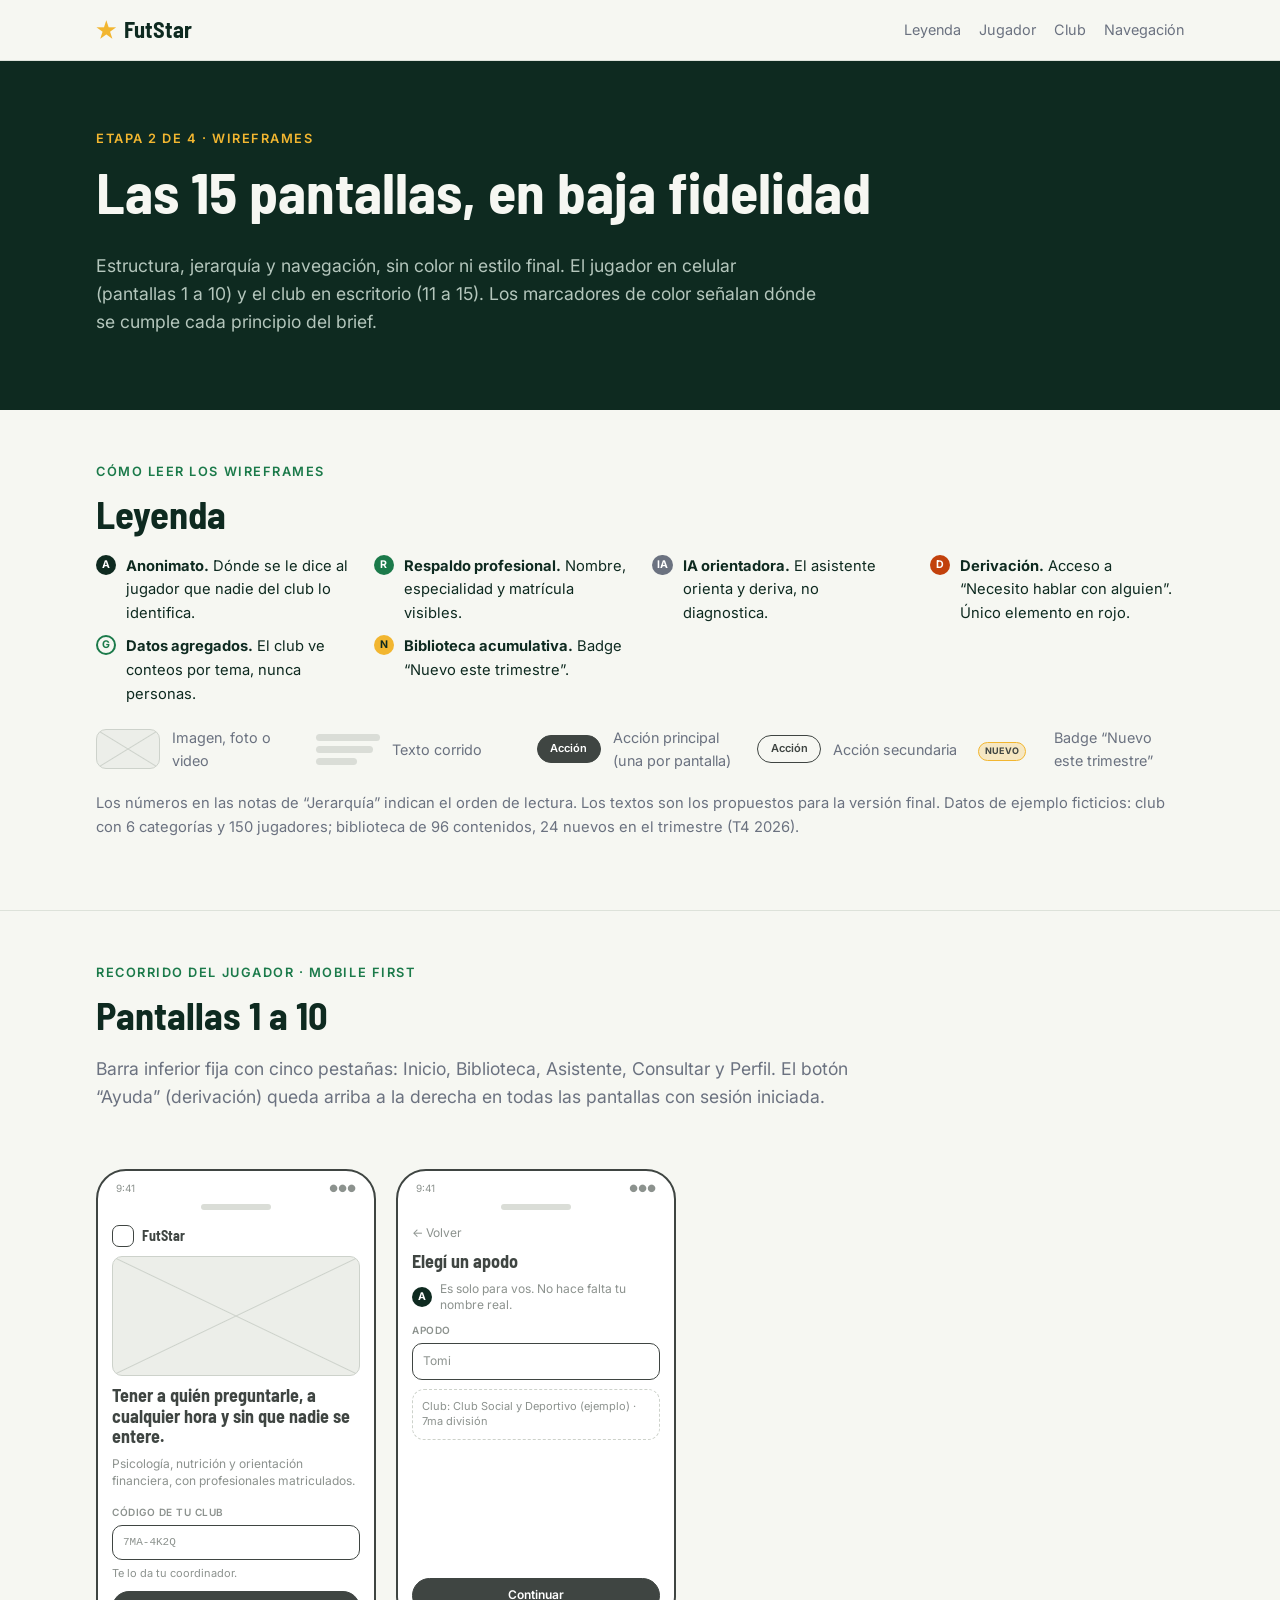
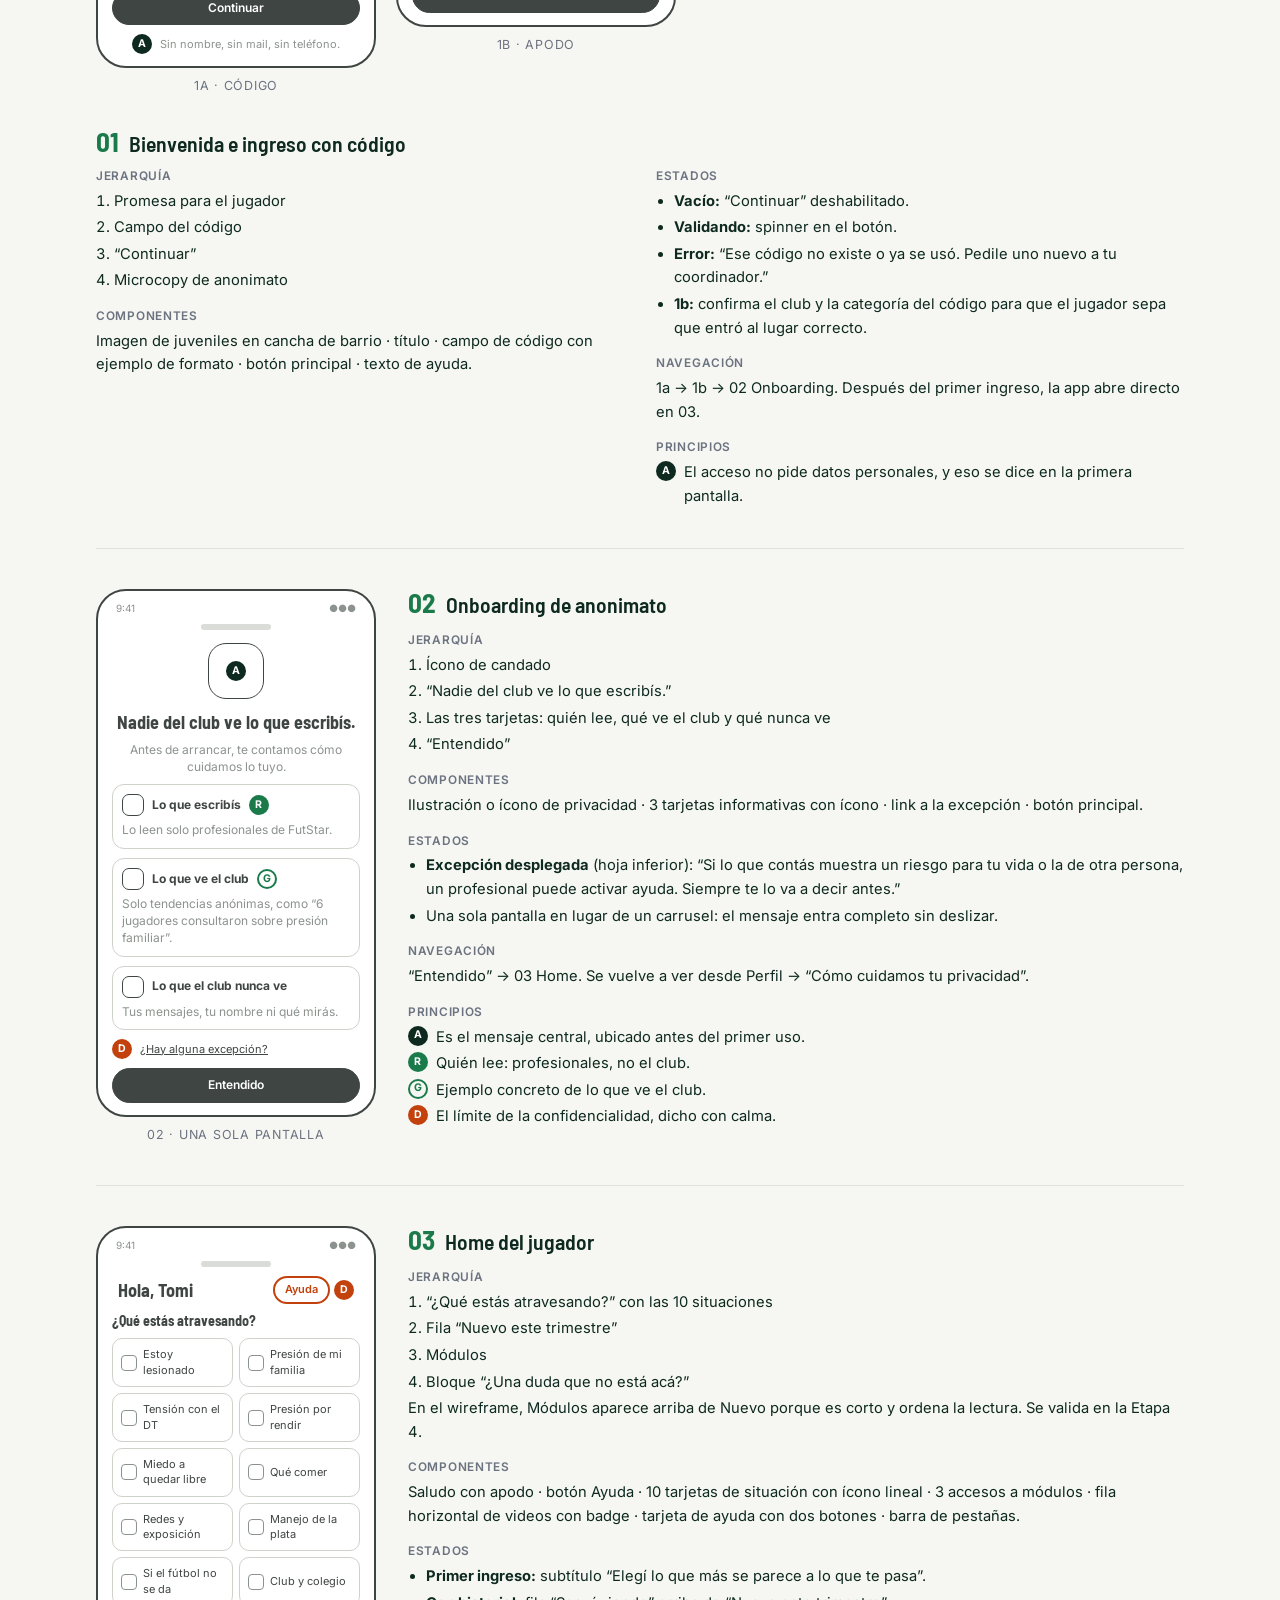
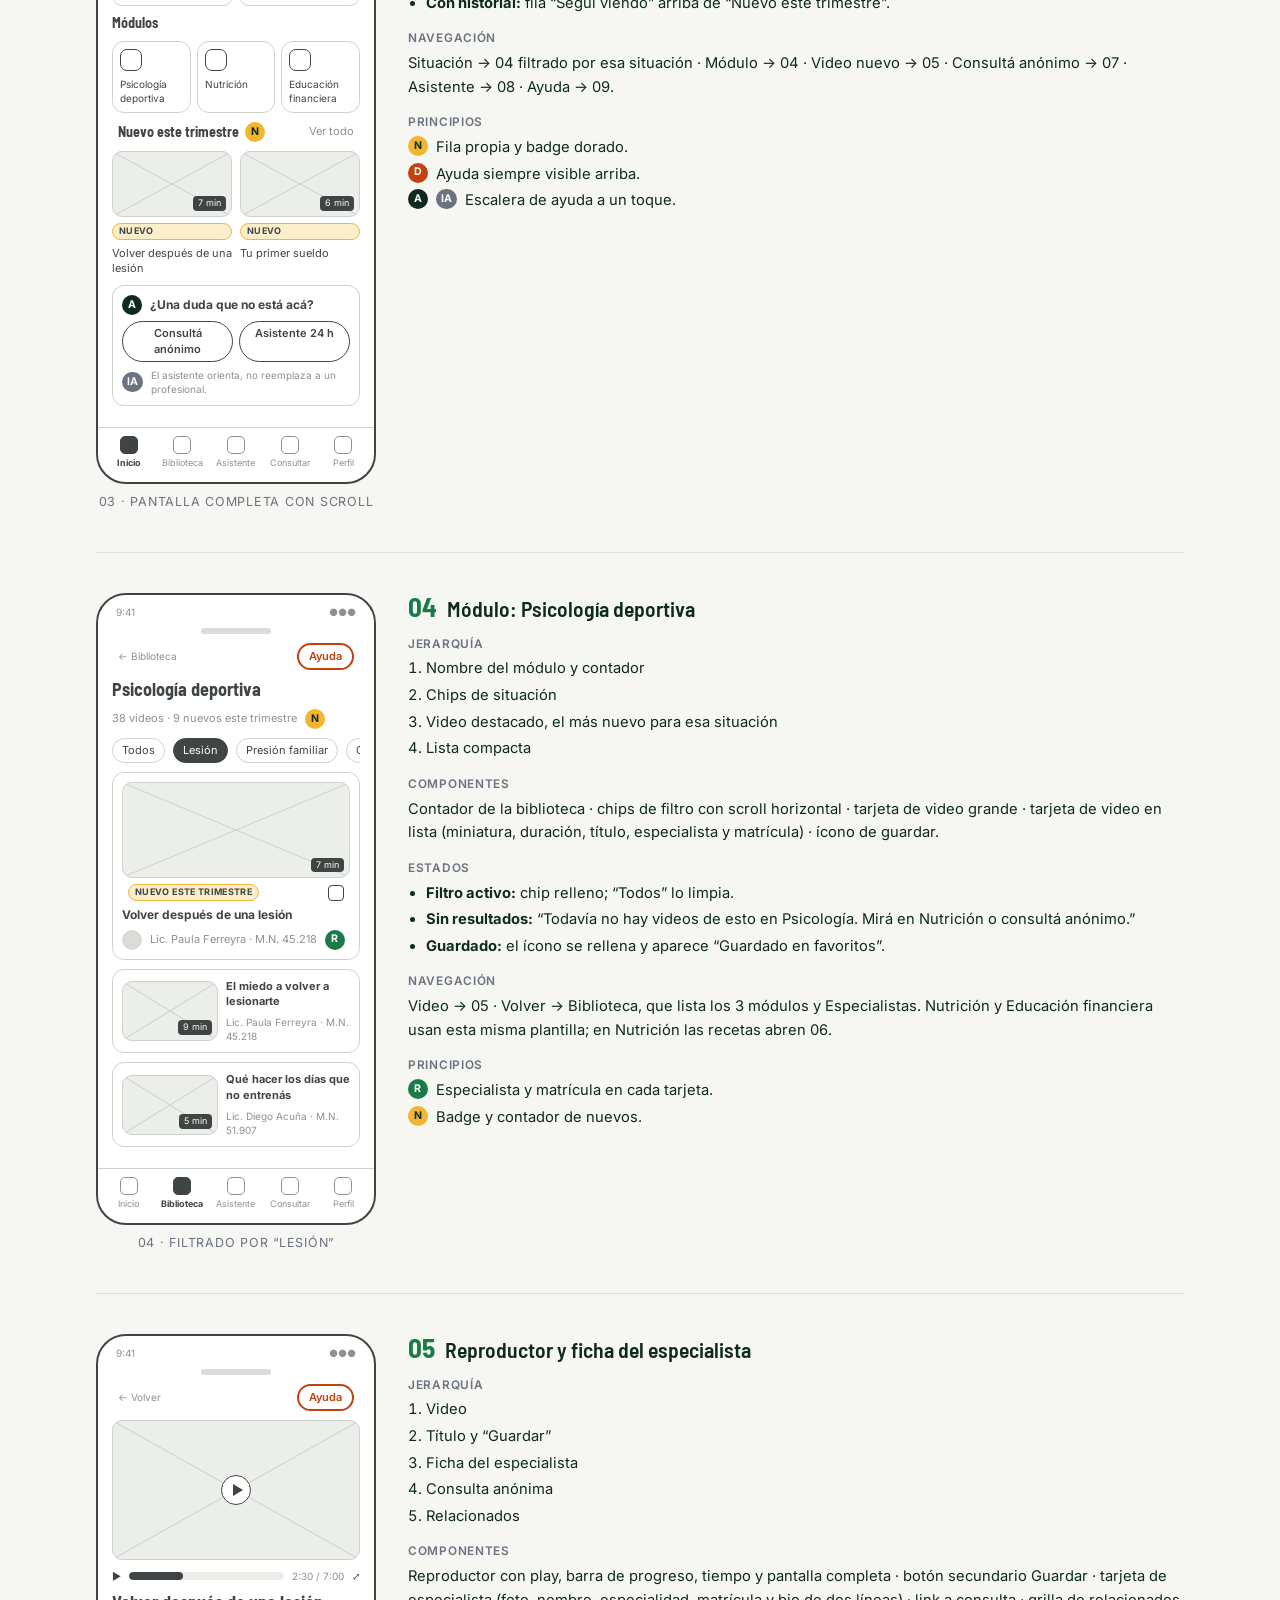
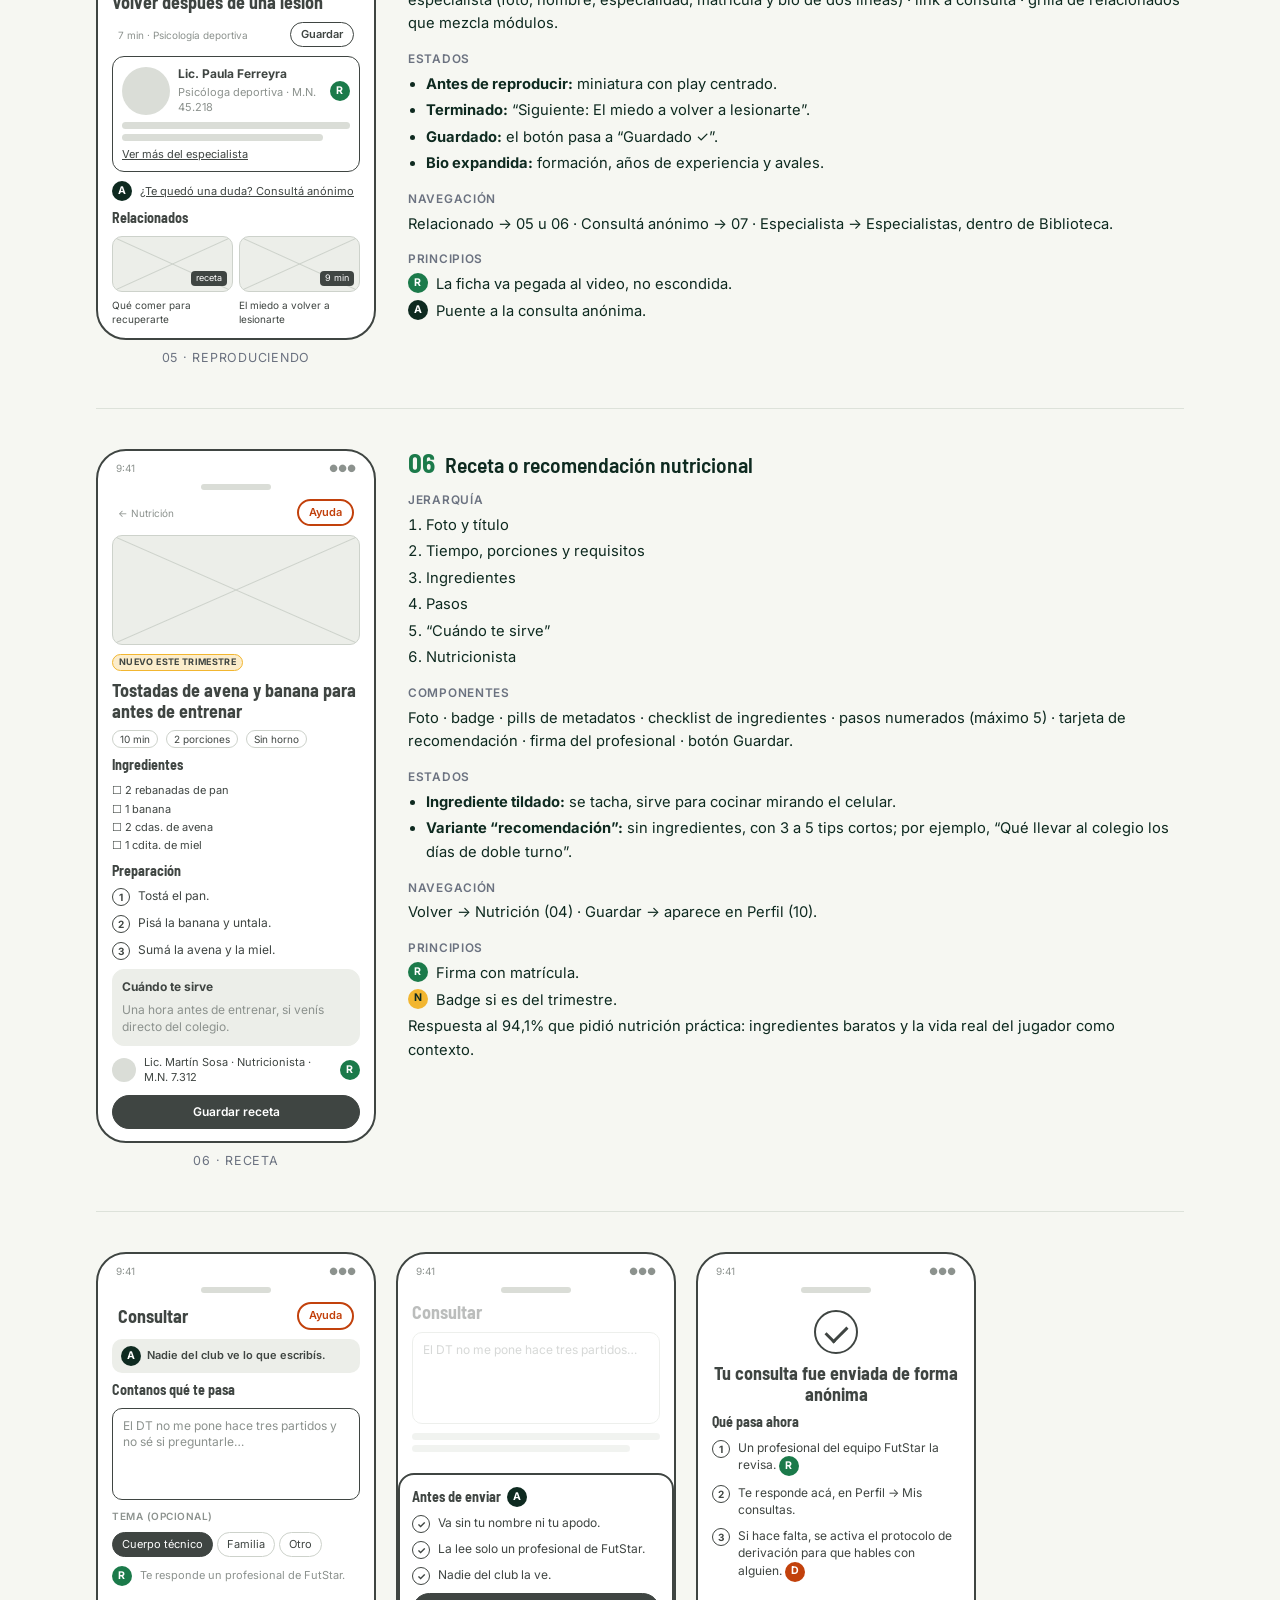
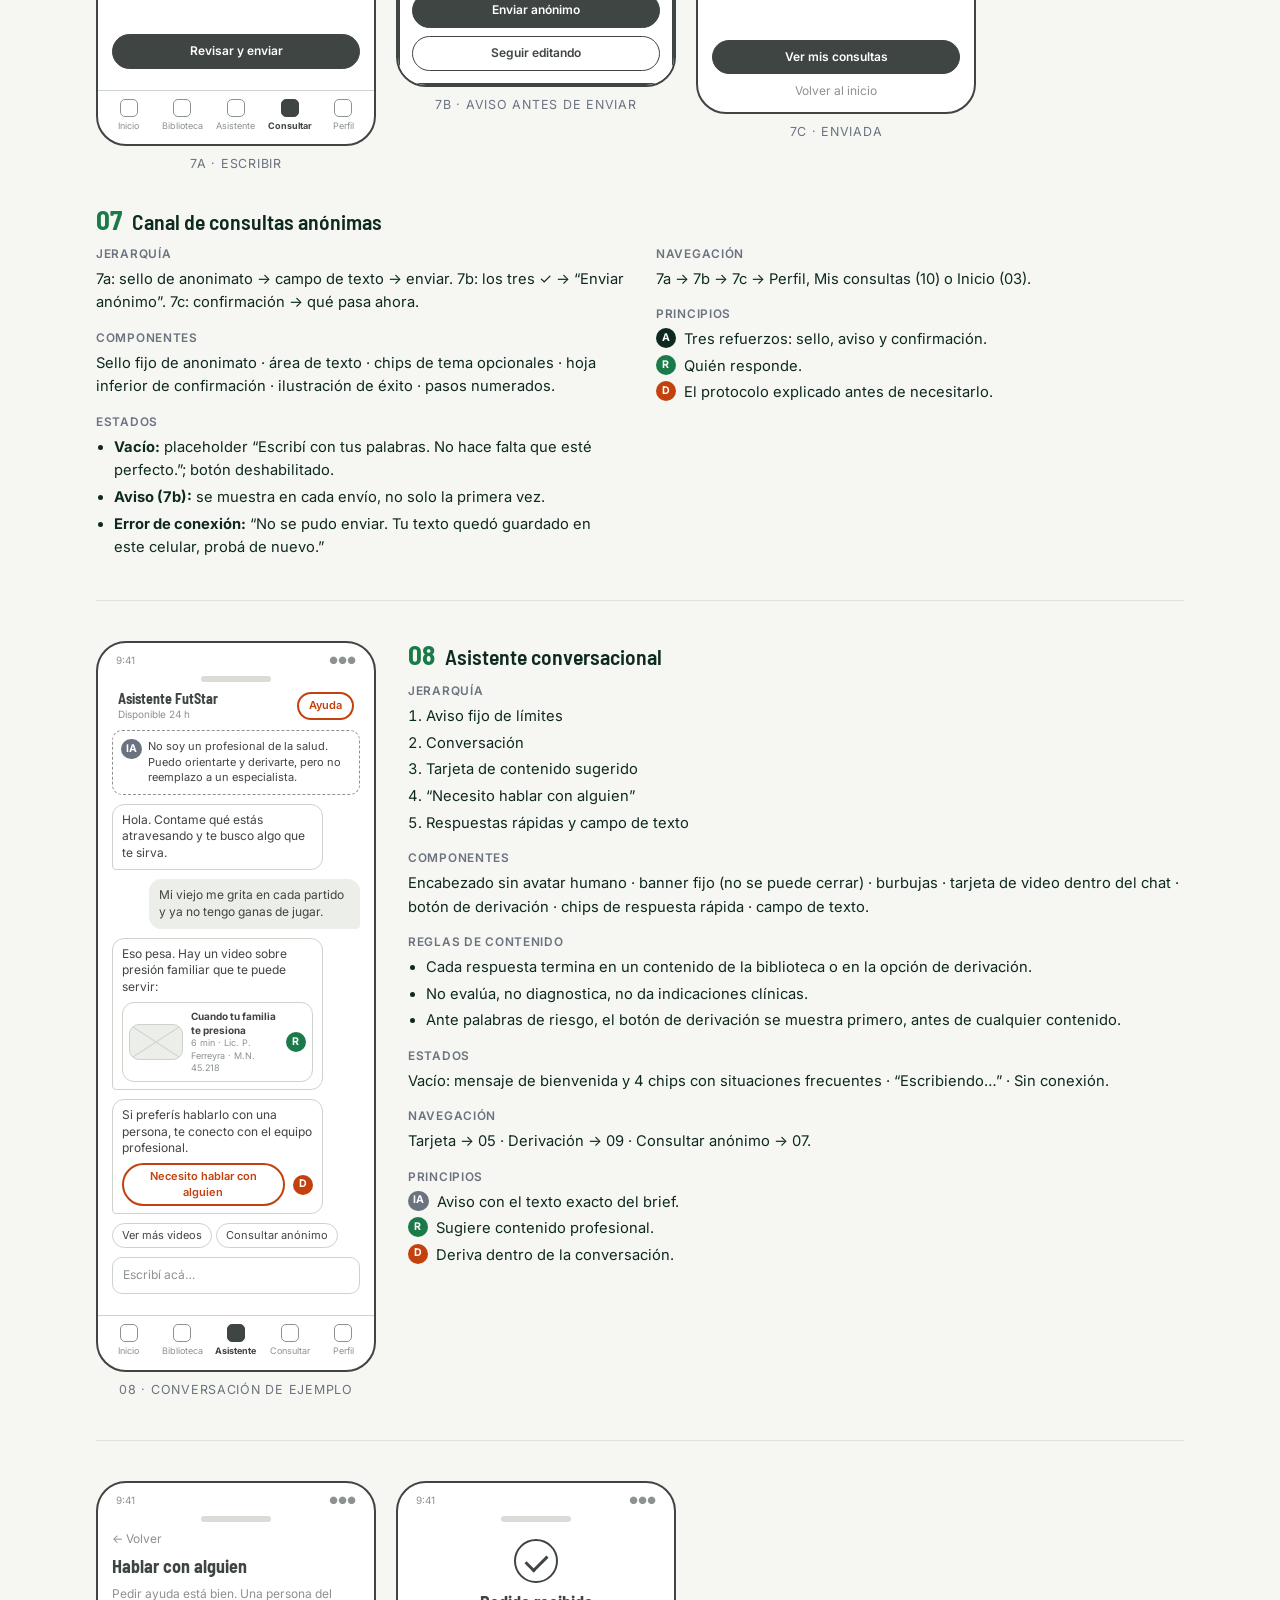
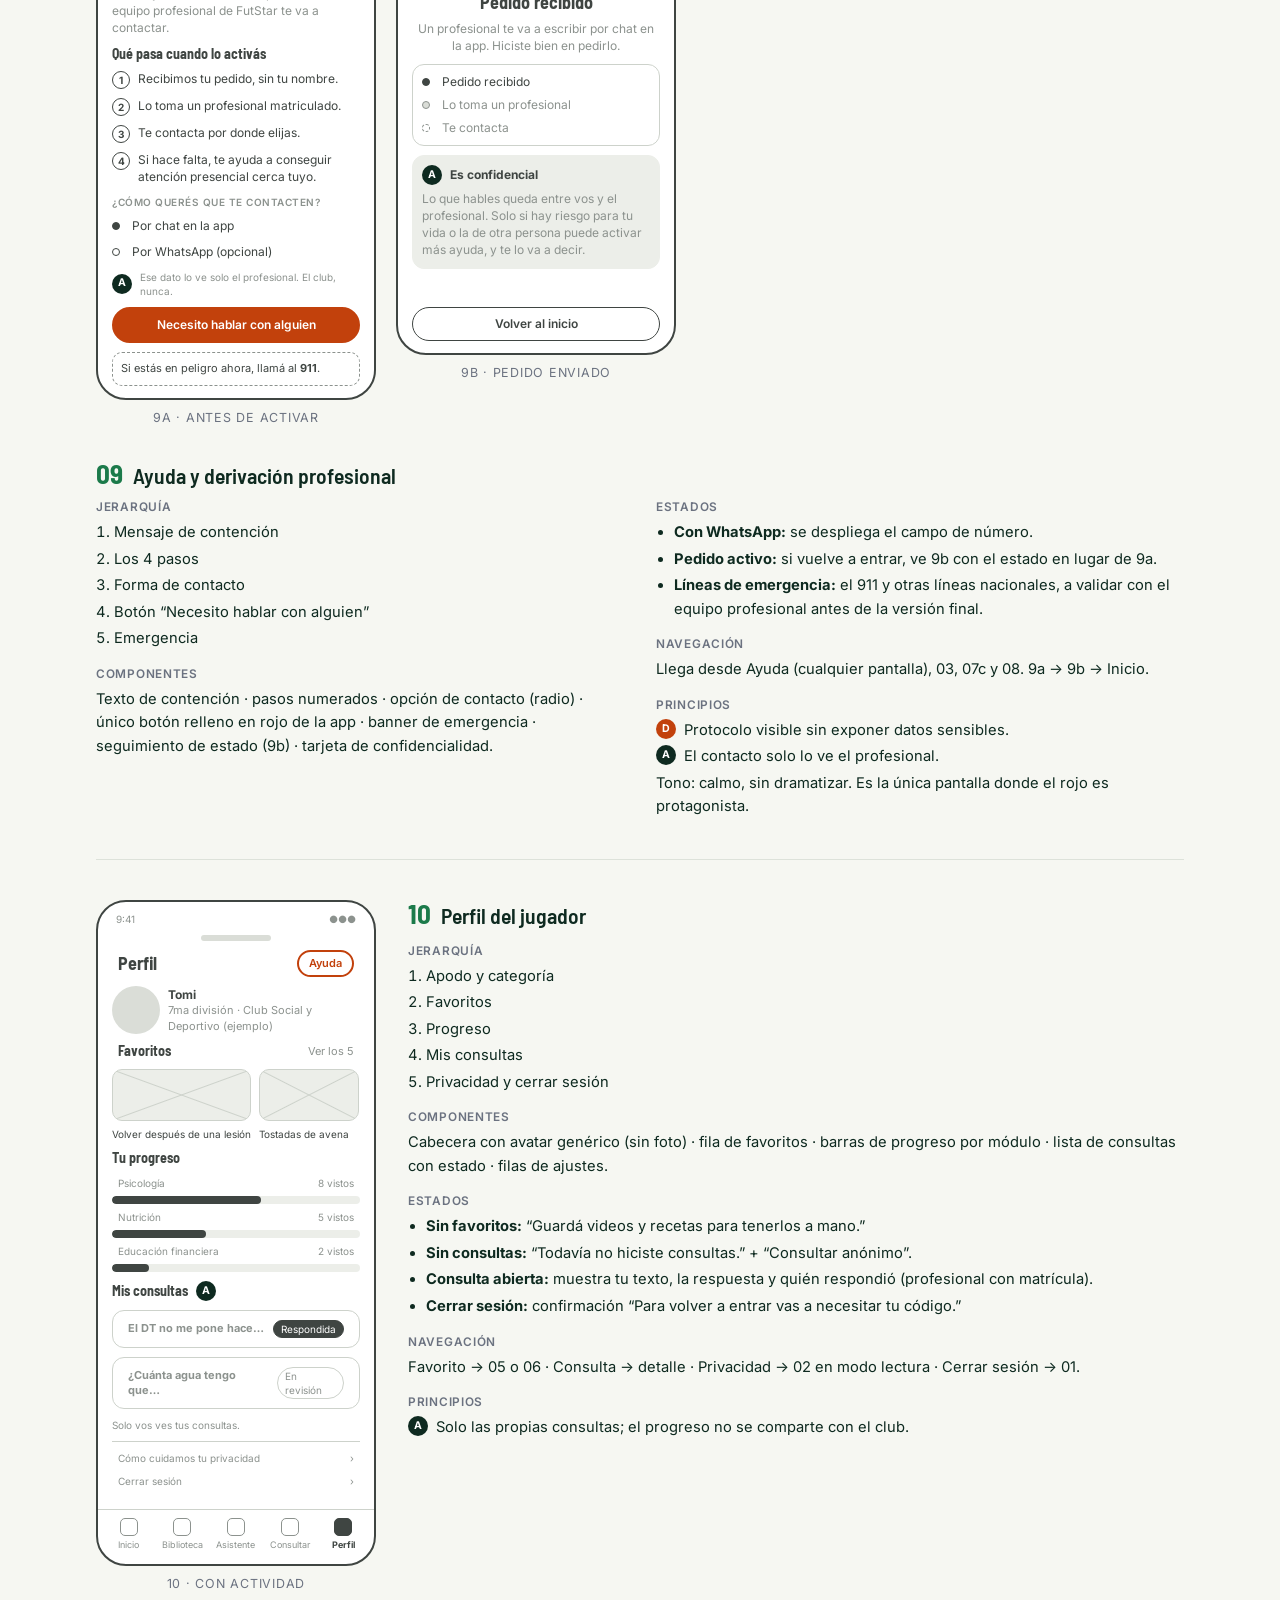
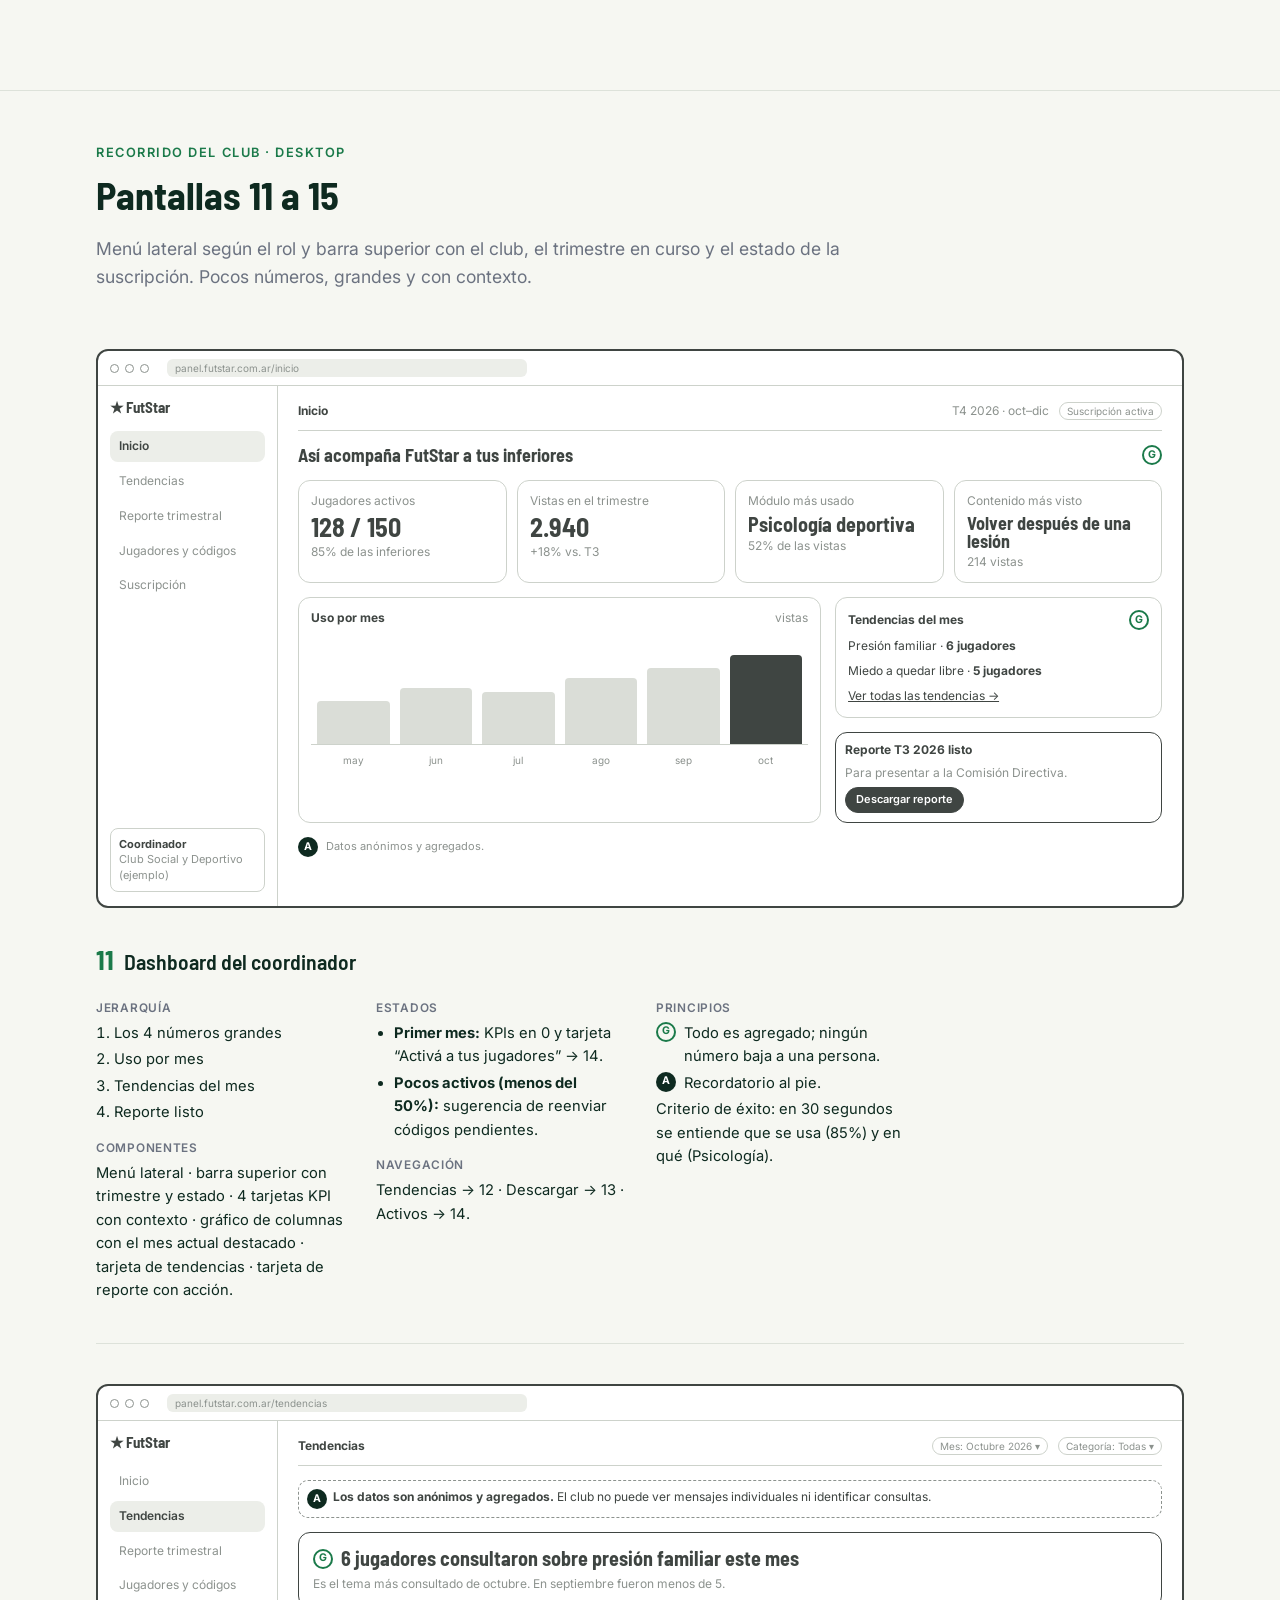
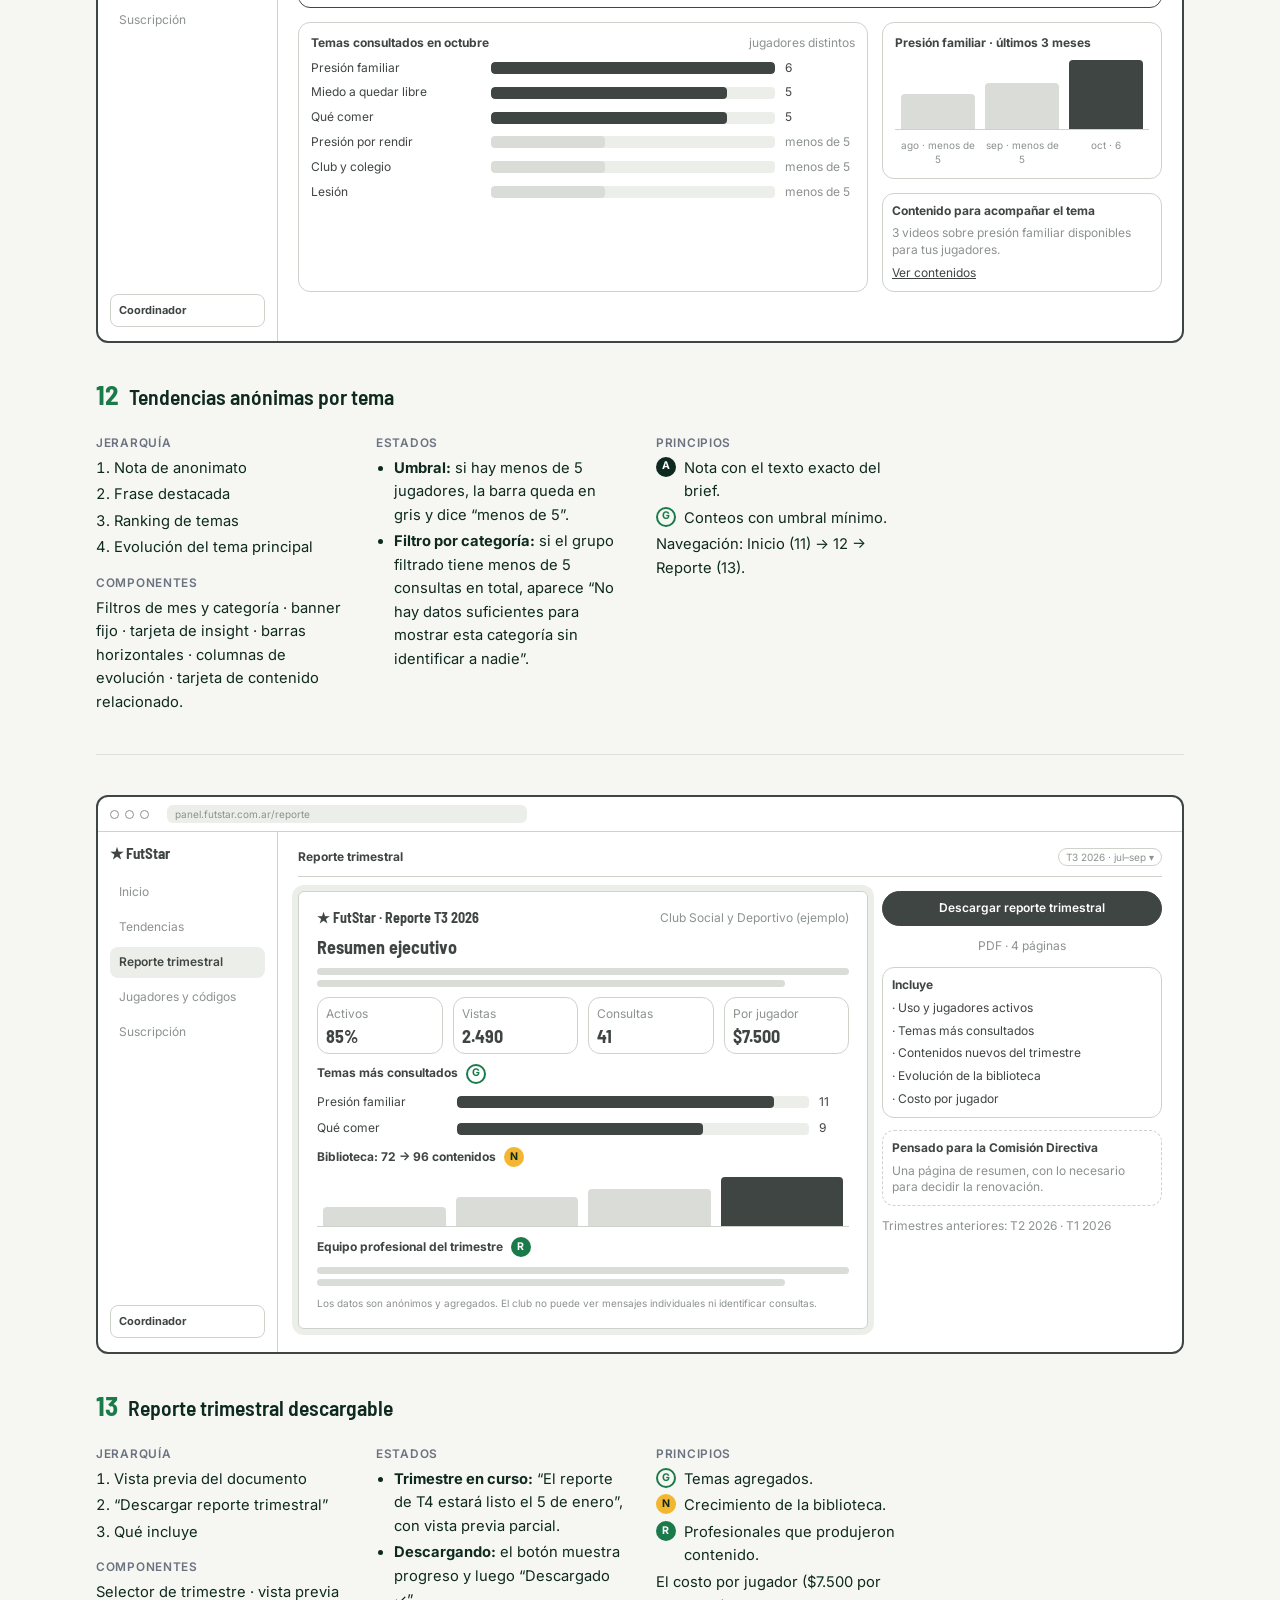
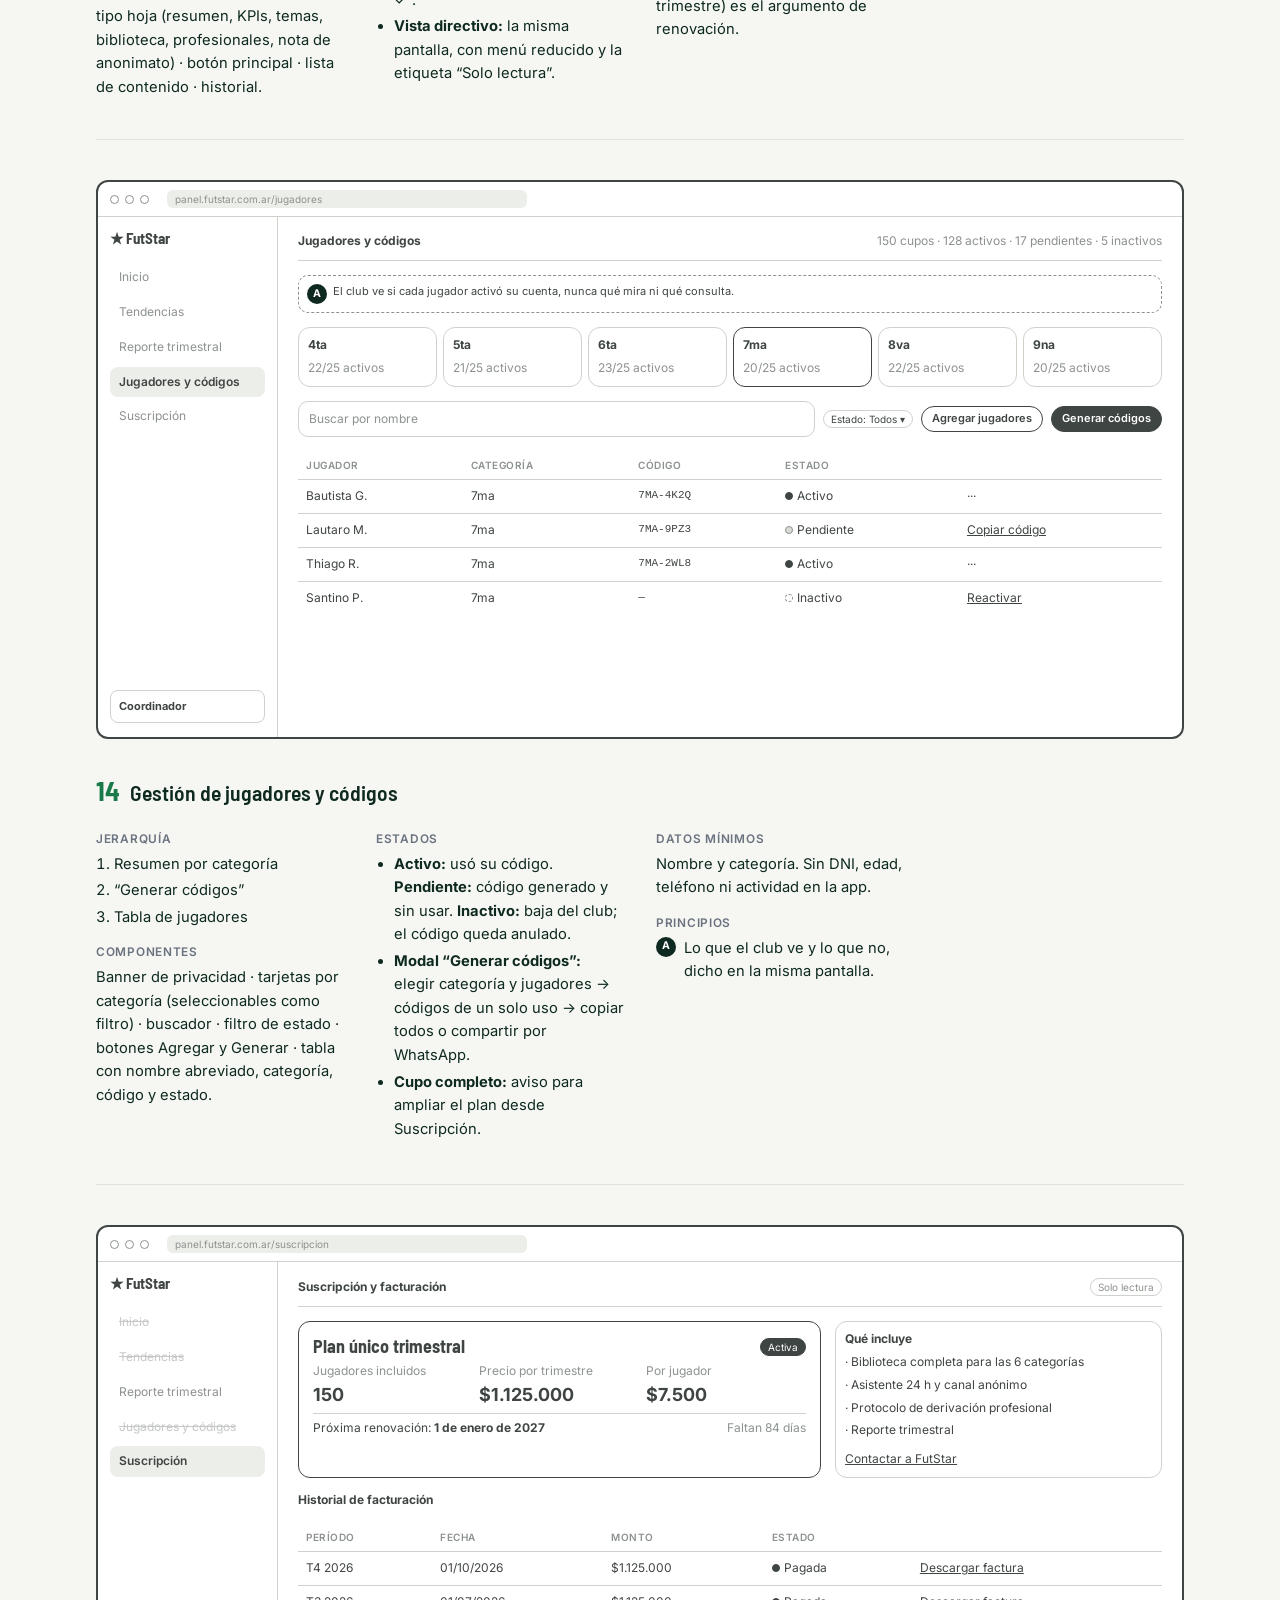
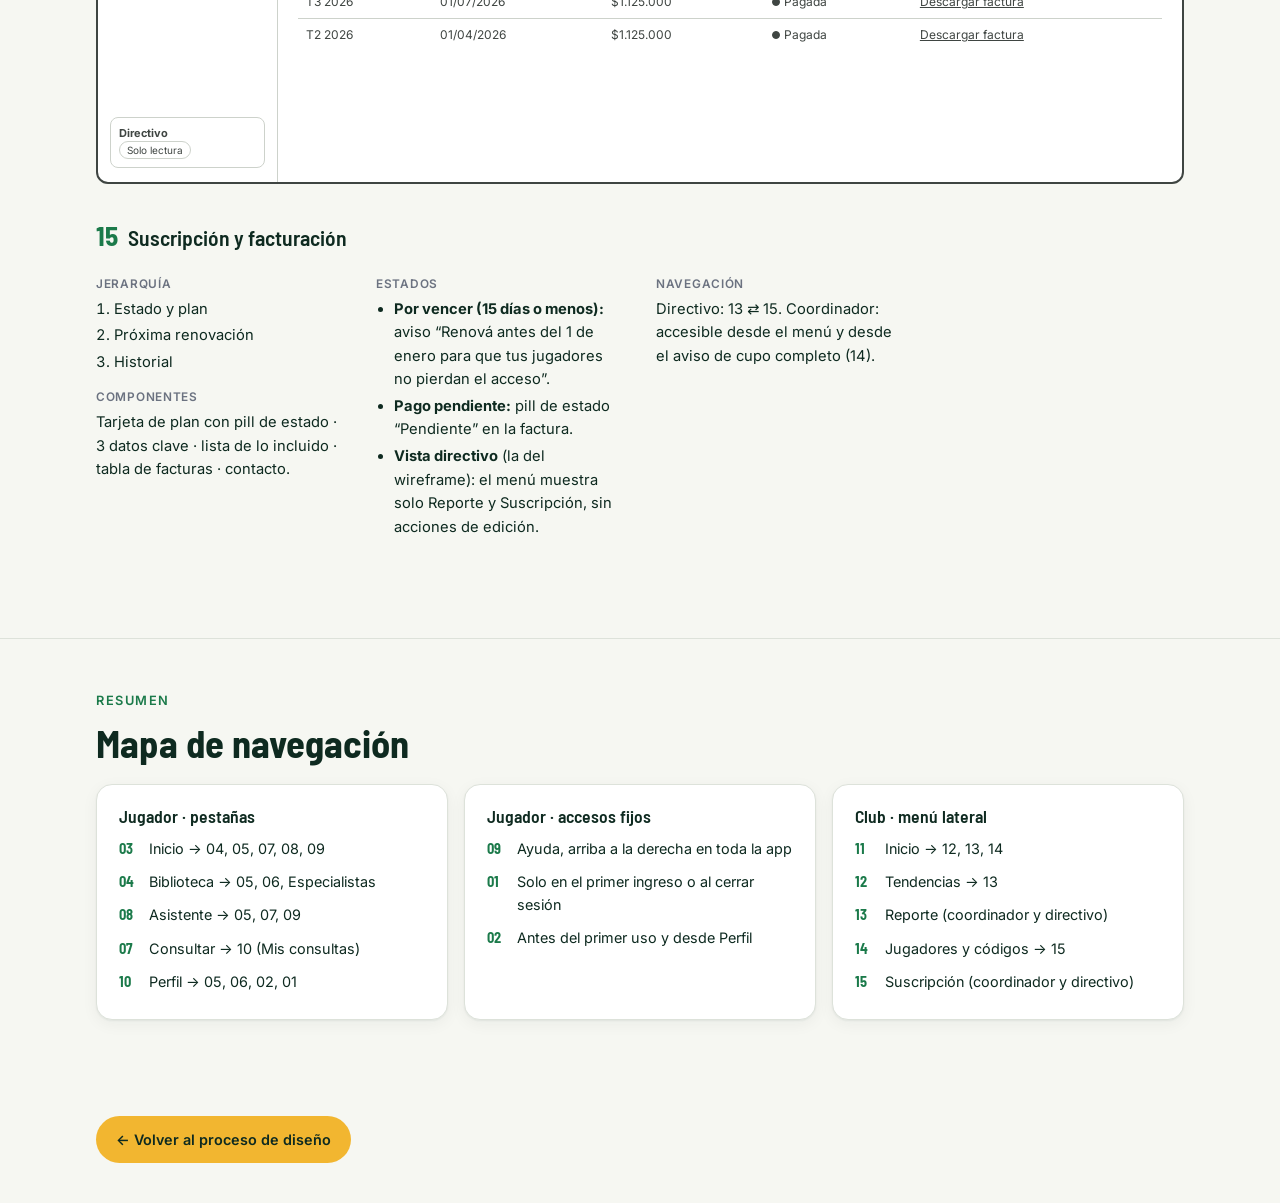
<file: docs/etapa-2-wireframes.html>
<!doctype html>
<html lang="es-AR">
<head>
<meta charset="utf-8">
<meta name="viewport" content="width=device-width, initial-scale=1">
<title>FutStar · Wireframes</title>
<meta name="description" content="FutStar — Etapa 2: wireframes de baja fidelidad de las 15 pantallas obligatorias.">
<link rel="preconnect" href="https://fonts.googleapis.com">
<link rel="preconnect" href="https://fonts.gstatic.com" crossorigin>
<link href="https://fonts.googleapis.com/css2?family=Barlow+Semi+Condensed:wght@600;700&family=Inter:wght@400;500;600;700&display=swap" rel="stylesheet">
<link rel="stylesheet" href="docs.css">
<link rel="stylesheet" href="wireframes.css">
</head>
<body>

<header class="top">
  <div class="wrap">
    <a class="logo" href="index.html"><span class="star">★</span> FutStar</a>
    <nav aria-label="Secciones">
      <a href="#leyenda">Leyenda</a>
      <a href="#jugador">Jugador</a>
      <a href="#club">Club</a>
      <a href="#navegacion">Navegación</a>
    </nav>
  </div>
</header>

<section class="hero">
  <div class="wrap">
    <span class="eyebrow">Etapa 2 de 4 · Wireframes</span>
    <h1>Las 15 pantallas, en baja fidelidad</h1>
    <p>Estructura, jerarquía y navegación, sin color ni estilo final. El jugador en celular (pantallas 1 a 10) y el club en escritorio (11 a 15). Los marcadores de color señalan dónde se cumple cada principio del brief.</p>
  </div>
</section>

<!-- ============ LEYENDA ============ -->
<section id="leyenda">
  <div class="wrap">
    <span class="eyebrow">Cómo leer los wireframes</span>
    <h2>Leyenda</h2>
    <div class="keys">
      <div><span class="mk a">A</span><span><strong>Anonimato.</strong> Dónde se le dice al jugador que nadie del club lo identifica.</span></div>
      <div><span class="mk r">R</span><span><strong>Respaldo profesional.</strong> Nombre, especialidad y matrícula visibles.</span></div>
      <div><span class="mk i">IA</span><span><strong>IA orientadora.</strong> El asistente orienta y deriva, no diagnostica.</span></div>
      <div><span class="mk d">D</span><span><strong>Derivación.</strong> Acceso a “Necesito hablar con alguien”. Único elemento en rojo.</span></div>
      <div><span class="mk g">G</span><span><strong>Datos agregados.</strong> El club ve conteos por tema, nunca personas.</span></div>
      <div><span class="mk n">N</span><span><strong>Biblioteca acumulativa.</strong> Badge “Nuevo este trimestre”.</span></div>
    </div>
    <div class="conv">
      <div><span class="sw"><span class="w-img" style="display:block;height:40px"></span></span>Imagen, foto o video</div>
      <div><span class="sw w-lines"><i></i><i></i><i></i></span>Texto corrido</div>
      <div><span class="sw"><span class="w-btn pri sm" style="display:block">Acción</span></span>Acción principal (una por pantalla)</div>
      <div><span class="sw"><span class="w-btn sm" style="display:block">Acción</span></span>Acción secundaria</div>
      <div><span class="sw"><span class="w-badge">Nuevo</span></span>Badge “Nuevo este trimestre”</div>
    </div>
    <p class="muted" style="margin-top:20px;font-size:.92rem">Los números en las notas de “Jerarquía” indican el orden de lectura. Los textos son los propuestos para la versión final. Datos de ejemplo ficticios: club con 6 categorías y 150 jugadores; biblioteca de 96 contenidos, 24 nuevos en el trimestre (T4 2026).</p>
  </div>
</section>

<!-- ============ JUGADOR ============ -->
<section id="jugador">
  <div class="wrap">
    <span class="eyebrow">Recorrido del jugador · mobile first</span>
    <h2>Pantallas 1 a 10</h2>
    <p class="lead">Barra inferior fija con cinco pestañas: Inicio, Biblioteca, Asistente, Consultar y Perfil. El botón “Ayuda” (derivación) queda arriba a la derecha en todas las pantallas con sesión iniciada.</p>

    <!-- 01 -->
    <div class="wf-screen desk-row" id="p01">
      <div class="frames">
        <div>
          <div class="phone">
            <div class="sb"><span>9:41</span><span>●●●</span></div><div class="notch"></div>
            <div class="body">
              <div class="w-row" style="margin-top:6px"><span class="w-icon"></span><span class="w-h2">FutStar</span></div>
              <div class="w-img" style="height:120px"></div>
              <div class="w-h1">Tener a quién preguntarle, a cualquier hora y sin que nadie se entere.</div>
              <div class="w-t">Psicología, nutrición y orientación financiera, con profesionales matriculados.</div>
              <div class="w-col" style="margin-top:6px">
                <span class="w-label">Código de tu club</span>
                <div class="w-input focus w-mono">7MA-4K2Q</div>
                <span class="w-t" style="font-size:11px">Te lo da tu coordinador.</span>
              </div>
              <div class="w-btn pri">Continuar</div>
              <div class="w-row" style="justify-content:center;font-size:11px"><span class="mk a">A</span><span class="w-t">Sin nombre, sin mail, sin teléfono.</span></div>
            </div>
          </div>
          <div class="frame-cap">1a · Código</div>
        </div>
        <div>
          <div class="phone">
            <div class="sb"><span>9:41</span><span>●●●</span></div><div class="notch"></div>
            <div class="body">
              <div class="w-t" style="margin-top:6px">← Volver</div>
              <div class="w-h1">Elegí un apodo</div>
              <div class="w-row"><span class="mk a">A</span><span class="w-t">Es solo para vos. No hace falta tu nombre real.</span></div>
              <div class="w-col">
                <span class="w-label">Apodo</span>
                <div class="w-input focus">Tomi</div>
              </div>
              <div class="w-card dash"><span class="w-t" style="font-size:11px">Club: Club Social y Deportivo (ejemplo) · 7ma división</span></div>
              <div style="flex:1;min-height:120px"></div>
              <div class="w-btn pri">Continuar</div>
            </div>
          </div>
          <div class="frame-cap">1b · Apodo</div>
        </div>
      </div>
      <div class="wf-notes">
        <h3><span class="id">01</span> Bienvenida e ingreso con código</h3>
        <dl>
          <dt>Jerarquía</dt>
          <dd><ol><li>Promesa para el jugador</li><li>Campo del código</li><li>“Continuar”</li><li>Microcopy de anonimato</li></ol></dd>
          <dt>Componentes</dt><dd>Imagen de juveniles en cancha de barrio · título · campo de código con ejemplo de formato · botón principal · texto de ayuda.</dd>
          <dt>Estados</dt>
          <dd><ul>
            <li><strong>Vacío:</strong> “Continuar” deshabilitado.</li>
            <li><strong>Validando:</strong> spinner en el botón.</li>
            <li><strong>Error:</strong> “Ese código no existe o ya se usó. Pedile uno nuevo a tu coordinador.”</li>
            <li><strong>1b:</strong> confirma el club y la categoría del código para que el jugador sepa que entró al lugar correcto.</li>
          </ul></dd>
          <dt>Navegación</dt><dd>1a → 1b → 02 Onboarding. Después del primer ingreso, la app abre directo en 03.</dd>
          <dt>Principios</dt>
          <dd><ul class="pins"><li><span class="mk a">A</span>El acceso no pide datos personales, y eso se dice en la primera pantalla.</li></ul></dd>
        </dl>
      </div>
    </div>

    <!-- 02 -->
    <div class="wf-screen" id="p02">
      <div class="frames">
        <div>
          <div class="phone">
            <div class="sb"><span>9:41</span><span>●●●</span></div><div class="notch"></div>
            <div class="body">
              <div class="w-icon lg"><span class="mk a">A</span></div>
              <div class="w-h1" style="text-align:center">Nadie del club ve lo que escribís.</div>
              <div class="w-t" style="text-align:center">Antes de arrancar, te contamos cómo cuidamos lo tuyo.</div>
              <div class="w-card">
                <div class="w-row"><span class="w-icon"></span><strong>Lo que escribís</strong><span class="mk r">R</span></div>
                <span class="w-t">Lo leen solo profesionales de FutStar.</span>
              </div>
              <div class="w-card">
                <div class="w-row"><span class="w-icon"></span><strong>Lo que ve el club</strong><span class="mk g">G</span></div>
                <span class="w-t">Solo tendencias anónimas, como “6 jugadores consultaron sobre presión familiar”.</span>
              </div>
              <div class="w-card">
                <div class="w-row"><span class="w-icon"></span><strong>Lo que el club nunca ve</strong></div>
                <span class="w-t">Tus mensajes, tu nombre ni qué mirás.</span>
              </div>
              <div class="w-row" style="font-size:11px"><span class="mk d">D</span><span class="w-link">¿Hay alguna excepción?</span></div>
              <div class="w-btn pri">Entendido</div>
            </div>
          </div>
          <div class="frame-cap">02 · Una sola pantalla</div>
        </div>
      </div>
      <div class="wf-notes">
        <h3><span class="id">02</span> Onboarding de anonimato</h3>
        <dl>
          <dt>Jerarquía</dt>
          <dd><ol><li>Ícono de candado</li><li>“Nadie del club ve lo que escribís.”</li><li>Las tres tarjetas: quién lee, qué ve el club y qué nunca ve</li><li>“Entendido”</li></ol></dd>
          <dt>Componentes</dt><dd>Ilustración o ícono de privacidad · 3 tarjetas informativas con ícono · link a la excepción · botón principal.</dd>
          <dt>Estados</dt>
          <dd><ul>
            <li><strong>Excepción desplegada</strong> (hoja inferior): “Si lo que contás muestra un riesgo para tu vida o la de otra persona, un profesional puede activar ayuda. Siempre te lo va a decir antes.”</li>
            <li>Una sola pantalla en lugar de un carrusel: el mensaje entra completo sin deslizar.</li>
          </ul></dd>
          <dt>Navegación</dt><dd>“Entendido” → 03 Home. Se vuelve a ver desde Perfil → “Cómo cuidamos tu privacidad”.</dd>
          <dt>Principios</dt>
          <dd><ul class="pins">
            <li><span class="mk a">A</span>Es el mensaje central, ubicado antes del primer uso.</li>
            <li><span class="mk r">R</span>Quién lee: profesionales, no el club.</li>
            <li><span class="mk g">G</span>Ejemplo concreto de lo que ve el club.</li>
            <li><span class="mk d">D</span>El límite de la confidencialidad, dicho con calma.</li>
          </ul></dd>
        </dl>
      </div>
    </div>

    <!-- 03 -->
    <div class="wf-screen" id="p03">
      <div class="frames">
        <div>
          <div class="phone">
            <div class="sb"><span>9:41</span><span>●●●</span></div><div class="notch"></div>
            <div class="body">
              <div class="w-row sb">
                <span class="w-h1">Hola, Tomi</span>
                <span class="w-row" style="gap:4px"><span class="w-btn help sm">Ayuda</span><span class="mk d">D</span></span>
              </div>
              <div class="w-h2">¿Qué estás atravesando?</div>
              <div class="w-grid2">
                <span class="w-sit">Estoy lesionado</span><span class="w-sit">Presión de mi familia</span>
                <span class="w-sit">Tensión con el DT</span><span class="w-sit">Presión por rendir</span>
                <span class="w-sit">Miedo a quedar libre</span><span class="w-sit">Qué comer</span>
                <span class="w-sit">Redes y exposición</span><span class="w-sit">Manejo de la plata</span>
                <span class="w-sit">Si el fútbol no se da</span><span class="w-sit">Club y colegio</span>
              </div>
              <div class="w-h2">Módulos</div>
              <div class="w-grid3">
                <div class="w-card" style="padding:7px"><span class="w-icon"></span><span style="font-size:10px">Psicología deportiva</span></div>
                <div class="w-card" style="padding:7px"><span class="w-icon"></span><span style="font-size:10px">Nutrición</span></div>
                <div class="w-card" style="padding:7px"><span class="w-icon"></span><span style="font-size:10px">Educación financiera</span></div>
              </div>
              <div class="w-row sb"><span class="w-h2">Nuevo este trimestre <span class="mk n">N</span></span><span class="w-t" style="font-size:11px">Ver todo</span></div>
              <div class="w-scroll">
                <div style="min-width:120px" class="w-col"><div class="w-img" style="height:66px"><span class="dur">7 min</span></div><span class="w-badge">Nuevo</span><span style="font-size:11px">Volver después de una lesión</span></div>
                <div style="min-width:120px" class="w-col"><div class="w-img" style="height:66px"><span class="dur">6 min</span></div><span class="w-badge">Nuevo</span><span style="font-size:11px">Tu primer sueldo</span></div>
              </div>
              <div class="w-card">
                <div class="w-row"><span class="mk a">A</span><strong>¿Una duda que no está acá?</strong></div>
                <div class="w-grid2"><span class="w-btn sm">Consultá anónimo</span><span class="w-btn sm">Asistente 24 h</span></div>
                <div class="w-row" style="font-size:10px"><span class="mk i">IA</span><span class="w-t">El asistente orienta, no reemplaza a un profesional.</span></div>
              </div>
            </div>
            <div class="tabbar"><span class="on">Inicio</span><span>Biblioteca</span><span>Asistente</span><span>Consultar</span><span>Perfil</span></div>
          </div>
          <div class="frame-cap">03 · Pantalla completa con scroll</div>
        </div>
      </div>
      <div class="wf-notes">
        <h3><span class="id">03</span> Home del jugador</h3>
        <dl>
          <dt>Jerarquía</dt>
          <dd><ol><li>“¿Qué estás atravesando?” con las 10 situaciones</li><li>Fila “Nuevo este trimestre”</li><li>Módulos</li><li>Bloque “¿Una duda que no está acá?”</li></ol>
          En el wireframe, Módulos aparece arriba de Nuevo porque es corto y ordena la lectura. Se valida en la Etapa 4.</dd>
          <dt>Componentes</dt><dd>Saludo con apodo · botón Ayuda · 10 tarjetas de situación con ícono lineal · 3 accesos a módulos · fila horizontal de videos con badge · tarjeta de ayuda con dos botones · barra de pestañas.</dd>
          <dt>Estados</dt>
          <dd><ul>
            <li><strong>Primer ingreso:</strong> subtítulo “Elegí lo que más se parece a lo que te pasa”.</li>
            <li><strong>Con historial:</strong> fila “Seguí viendo” arriba de “Nuevo este trimestre”.</li>
          </ul></dd>
          <dt>Navegación</dt><dd>Situación → 04 filtrado por esa situación · Módulo → 04 · Video nuevo → 05 · Consultá anónimo → 07 · Asistente → 08 · Ayuda → 09.</dd>
          <dt>Principios</dt>
          <dd><ul class="pins">
            <li><span class="mk n">N</span>Fila propia y badge dorado.</li>
            <li><span class="mk d">D</span>Ayuda siempre visible arriba.</li>
            <li><span class="mk a">A</span><span class="mk i">IA</span>Escalera de ayuda a un toque.</li>
          </ul></dd>
        </dl>
      </div>
    </div>

    <!-- 04 -->
    <div class="wf-screen" id="p04">
      <div class="frames">
        <div>
          <div class="phone">
            <div class="sb"><span>9:41</span><span>●●●</span></div><div class="notch"></div>
            <div class="body">
              <div class="w-row sb"><span class="w-t">← Biblioteca</span><span class="w-btn help sm">Ayuda</span></div>
              <div class="w-h1">Psicología deportiva</div>
              <div class="w-row" style="font-size:11px"><span class="w-t">38 videos · 9 nuevos este trimestre</span><span class="mk n">N</span></div>
              <div class="w-scroll"><span class="w-chip">Todos</span><span class="w-chip on">Lesión</span><span class="w-chip">Presión familiar</span><span class="w-chip">Cuerpo técnico</span></div>
              <div class="w-card">
                <div class="w-img" style="height:96px"><span class="dur">7 min</span></div>
                <div class="w-row sb"><span class="w-badge">Nuevo este trimestre</span><span class="w-icon" style="width:16px;height:16px;border-radius:4px"></span></div>
                <strong>Volver después de una lesión</strong>
                <div class="w-row" style="font-size:11px"><span class="w-avatar" style="width:20px;height:20px"></span><span class="w-t">Lic. Paula Ferreyra · M.N. 45.218</span><span class="mk r">R</span></div>
              </div>
              <div class="w-card">
                <div class="w-row">
                  <div class="w-img" style="width:96px;height:60px;flex:none"><span class="dur">9 min</span></div>
                  <div class="w-col" style="min-width:0"><strong style="font-size:11px">El miedo a volver a lesionarte</strong><span class="w-t" style="font-size:10px">Lic. Paula Ferreyra · M.N. 45.218</span></div>
                </div>
              </div>
              <div class="w-card">
                <div class="w-row">
                  <div class="w-img" style="width:96px;height:60px;flex:none"><span class="dur">5 min</span></div>
                  <div class="w-col" style="min-width:0"><strong style="font-size:11px">Qué hacer los días que no entrenás</strong><span class="w-t" style="font-size:10px">Lic. Diego Acuña · M.N. 51.907</span></div>
                </div>
              </div>
            </div>
            <div class="tabbar"><span>Inicio</span><span class="on">Biblioteca</span><span>Asistente</span><span>Consultar</span><span>Perfil</span></div>
          </div>
          <div class="frame-cap">04 · Filtrado por “Lesión”</div>
        </div>
      </div>
      <div class="wf-notes">
        <h3><span class="id">04</span> Módulo: Psicología deportiva</h3>
        <dl>
          <dt>Jerarquía</dt>
          <dd><ol><li>Nombre del módulo y contador</li><li>Chips de situación</li><li>Video destacado, el más nuevo para esa situación</li><li>Lista compacta</li></ol></dd>
          <dt>Componentes</dt><dd>Contador de la biblioteca · chips de filtro con scroll horizontal · tarjeta de video grande · tarjeta de video en lista (miniatura, duración, título, especialista y matrícula) · ícono de guardar.</dd>
          <dt>Estados</dt>
          <dd><ul>
            <li><strong>Filtro activo:</strong> chip relleno; “Todos” lo limpia.</li>
            <li><strong>Sin resultados:</strong> “Todavía no hay videos de esto en Psicología. Mirá en Nutrición o consultá anónimo.”</li>
            <li><strong>Guardado:</strong> el ícono se rellena y aparece “Guardado en favoritos”.</li>
          </ul></dd>
          <dt>Navegación</dt><dd>Video → 05 · Volver → Biblioteca, que lista los 3 módulos y Especialistas. Nutrición y Educación financiera usan esta misma plantilla; en Nutrición las recetas abren 06.</dd>
          <dt>Principios</dt>
          <dd><ul class="pins">
            <li><span class="mk r">R</span>Especialista y matrícula en cada tarjeta.</li>
            <li><span class="mk n">N</span>Badge y contador de nuevos.</li>
          </ul></dd>
        </dl>
      </div>
    </div>

    <!-- 05 -->
    <div class="wf-screen" id="p05">
      <div class="frames">
        <div>
          <div class="phone">
            <div class="sb"><span>9:41</span><span>●●●</span></div><div class="notch"></div>
            <div class="body">
              <div class="w-row sb"><span class="w-t">← Volver</span><span class="w-btn help sm">Ayuda</span></div>
              <div class="w-img" style="height:140px"><span class="play"></span></div>
              <div class="w-row" style="font-size:10px"><span>▶</span><div class="w-bar" style="flex:1"><i style="width:35%"></i></div><span class="w-t">2:30 / 7:00</span><span>⤢</span></div>
              <div class="w-h1">Volver después de una lesión</div>
              <div class="w-row sb"><span class="w-t">7 min · Psicología deportiva</span><span class="w-btn sm">Guardar</span></div>
              <div class="w-card strong">
                <div class="w-row"><span class="w-avatar lg"></span><div class="w-col" style="gap:2px"><strong>Lic. Paula Ferreyra</strong><span class="w-t" style="font-size:11px">Psicóloga deportiva · M.N. 45.218</span></div><span class="mk r">R</span></div>
                <div class="w-lines"><i></i><i></i></div>
                <span class="w-link" style="font-size:11px">Ver más del especialista</span>
              </div>
              <div class="w-row" style="font-size:11px"><span class="mk a">A</span><span class="w-link">¿Te quedó una duda? Consultá anónimo</span></div>
              <div class="w-h2">Relacionados</div>
              <div class="w-grid2">
                <div class="w-col"><div class="w-img" style="height:56px"><span class="dur">receta</span></div><span style="font-size:10px">Qué comer para recuperarte</span></div>
                <div class="w-col"><div class="w-img" style="height:56px"><span class="dur">9 min</span></div><span style="font-size:10px">El miedo a volver a lesionarte</span></div>
              </div>
            </div>
          </div>
          <div class="frame-cap">05 · Reproduciendo</div>
        </div>
      </div>
      <div class="wf-notes">
        <h3><span class="id">05</span> Reproductor y ficha del especialista</h3>
        <dl>
          <dt>Jerarquía</dt>
          <dd><ol><li>Video</li><li>Título y “Guardar”</li><li>Ficha del especialista</li><li>Consulta anónima</li><li>Relacionados</li></ol></dd>
          <dt>Componentes</dt><dd>Reproductor con play, barra de progreso, tiempo y pantalla completa · botón secundario Guardar · tarjeta de especialista (foto, nombre, especialidad, matrícula y bio de dos líneas) · link a consulta · grilla de relacionados que mezcla módulos.</dd>
          <dt>Estados</dt>
          <dd><ul>
            <li><strong>Antes de reproducir:</strong> miniatura con play centrado.</li>
            <li><strong>Terminado:</strong> “Siguiente: El miedo a volver a lesionarte”.</li>
            <li><strong>Guardado:</strong> el botón pasa a “Guardado ✓”.</li>
            <li><strong>Bio expandida:</strong> formación, años de experiencia y avales.</li>
          </ul></dd>
          <dt>Navegación</dt><dd>Relacionado → 05 u 06 · Consultá anónimo → 07 · Especialista → Especialistas, dentro de Biblioteca.</dd>
          <dt>Principios</dt>
          <dd><ul class="pins"><li><span class="mk r">R</span>La ficha va pegada al video, no escondida.</li><li><span class="mk a">A</span>Puente a la consulta anónima.</li></ul></dd>
        </dl>
      </div>
    </div>

    <!-- 06 -->
    <div class="wf-screen" id="p06">
      <div class="frames">
        <div>
          <div class="phone">
            <div class="sb"><span>9:41</span><span>●●●</span></div><div class="notch"></div>
            <div class="body">
              <div class="w-row sb"><span class="w-t">← Nutrición</span><span class="w-btn help sm">Ayuda</span></div>
              <div class="w-img" style="height:110px"></div>
              <span class="w-badge" style="align-self:flex-start">Nuevo este trimestre</span>
              <div class="w-h1">Tostadas de avena y banana para antes de entrenar</div>
              <div class="w-row" style="flex-wrap:wrap"><span class="w-pill">10 min</span><span class="w-pill">2 porciones</span><span class="w-pill">Sin horno</span></div>
              <div class="w-h2">Ingredientes</div>
              <div class="w-col" style="gap:3px;font-size:11px"><span>☐ 2 rebanadas de pan</span><span>☐ 1 banana</span><span>☐ 2 cdas. de avena</span><span>☐ 1 cdita. de miel</span></div>
              <div class="w-h2">Preparación</div>
              <div class="w-step"><b>1</b><span>Tostá el pan.</span></div>
              <div class="w-step"><b>2</b><span>Pisá la banana y untala.</span></div>
              <div class="w-step"><b>3</b><span>Sumá la avena y la miel.</span></div>
              <div class="w-card" style="background:var(--wf-fill);border-color:var(--wf-fill)"><strong>Cuándo te sirve</strong><span class="w-t">Una hora antes de entrenar, si venís directo del colegio.</span></div>
              <div class="w-row" style="font-size:11px"><span class="w-avatar" style="width:24px;height:24px"></span><span>Lic. Martín Sosa · Nutricionista · M.N. 7.312</span><span class="mk r">R</span></div>
              <div class="w-btn pri">Guardar receta</div>
            </div>
          </div>
          <div class="frame-cap">06 · Receta</div>
        </div>
      </div>
      <div class="wf-notes">
        <h3><span class="id">06</span> Receta o recomendación nutricional</h3>
        <dl>
          <dt>Jerarquía</dt>
          <dd><ol><li>Foto y título</li><li>Tiempo, porciones y requisitos</li><li>Ingredientes</li><li>Pasos</li><li>“Cuándo te sirve”</li><li>Nutricionista</li></ol></dd>
          <dt>Componentes</dt><dd>Foto · badge · pills de metadatos · checklist de ingredientes · pasos numerados (máximo 5) · tarjeta de recomendación · firma del profesional · botón Guardar.</dd>
          <dt>Estados</dt>
          <dd><ul>
            <li><strong>Ingrediente tildado:</strong> se tacha, sirve para cocinar mirando el celular.</li>
            <li><strong>Variante “recomendación”:</strong> sin ingredientes, con 3 a 5 tips cortos; por ejemplo, “Qué llevar al colegio los días de doble turno”.</li>
          </ul></dd>
          <dt>Navegación</dt><dd>Volver → Nutrición (04) · Guardar → aparece en Perfil (10).</dd>
          <dt>Principios</dt>
          <dd><ul class="pins"><li><span class="mk r">R</span>Firma con matrícula.</li><li><span class="mk n">N</span>Badge si es del trimestre.</li></ul>
          Respuesta al 94,1% que pidió nutrición práctica: ingredientes baratos y la vida real del jugador como contexto.</dd>
        </dl>
      </div>
    </div>

    <!-- 07 -->
    <div class="wf-screen desk-row" id="p07">
      <div class="frames">
        <div>
          <div class="phone">
            <div class="sb"><span>9:41</span><span>●●●</span></div><div class="notch"></div>
            <div class="body">
              <div class="w-row sb"><span class="w-h1">Consultar</span><span class="w-btn help sm">Ayuda</span></div>
              <div class="w-seal"><span class="mk a">A</span>Nadie del club ve lo que escribís.</div>
              <div class="w-h2">Contanos qué te pasa</div>
              <div class="w-input tall focus">El DT no me pone hace tres partidos y no sé si preguntarle…</div>
              <span class="w-label">Tema (opcional)</span>
              <div class="w-row" style="flex-wrap:wrap;gap:4px"><span class="w-chip on">Cuerpo técnico</span><span class="w-chip">Familia</span><span class="w-chip">Otro</span></div>
              <div class="w-row" style="font-size:11px"><span class="mk r">R</span><span class="w-t">Te responde un profesional de FutStar.</span></div>
              <div style="flex:1;min-height:30px"></div>
              <div class="w-btn pri">Revisar y enviar</div>
            </div>
            <div class="tabbar"><span>Inicio</span><span>Biblioteca</span><span>Asistente</span><span class="on">Consultar</span><span>Perfil</span></div>
          </div>
          <div class="frame-cap">7a · Escribir</div>
        </div>
        <div>
          <div class="phone">
            <div class="sb"><span>9:41</span><span>●●●</span></div><div class="notch"></div>
            <div class="body w-dim">
              <div class="w-h1">Consultar</div>
              <div class="w-input tall">El DT no me pone hace tres partidos…</div>
              <div class="w-lines"><i></i><i></i></div>
            </div>
            <div class="w-sheet">
              <div class="w-h2">Antes de enviar <span class="mk a">A</span></div>
              <div class="w-step"><b>✓</b><span>Va sin tu nombre ni tu apodo.</span></div>
              <div class="w-step"><b>✓</b><span>La lee solo un profesional de FutStar.</span></div>
              <div class="w-step"><b>✓</b><span>Nadie del club la ve.</span></div>
              <div class="w-btn pri">Enviar anónimo</div>
              <div class="w-btn">Seguir editando</div>
            </div>
          </div>
          <div class="frame-cap">7b · Aviso antes de enviar</div>
        </div>
        <div>
          <div class="phone">
            <div class="sb"><span>9:41</span><span>●●●</span></div><div class="notch"></div>
            <div class="body">
              <div class="w-check"></div>
              <div class="w-h1" style="text-align:center">Tu consulta fue enviada de forma anónima</div>
              <div class="w-h2">Qué pasa ahora</div>
              <div class="w-step"><b>1</b><span>Un profesional del equipo FutStar la revisa. <span class="mk r">R</span></span></div>
              <div class="w-step"><b>2</b><span>Te responde acá, en Perfil → Mis consultas.</span></div>
              <div class="w-step"><b>3</b><span>Si hace falta, se activa el protocolo de derivación para que hables con alguien. <span class="mk d">D</span></span></div>
              <div style="flex:1;min-height:40px"></div>
              <div class="w-btn pri">Ver mis consultas</div>
              <div class="w-t" style="text-align:center">Volver al inicio</div>
            </div>
          </div>
          <div class="frame-cap">7c · Enviada</div>
        </div>
      </div>
      <div class="wf-notes">
        <h3><span class="id">07</span> Canal de consultas anónimas</h3>
        <dl>
          <dt>Jerarquía</dt>
          <dd>7a: sello de anonimato → campo de texto → enviar. 7b: los tres ✓ → “Enviar anónimo”. 7c: confirmación → qué pasa ahora.</dd>
          <dt>Componentes</dt><dd>Sello fijo de anonimato · área de texto · chips de tema opcionales · hoja inferior de confirmación · ilustración de éxito · pasos numerados.</dd>
          <dt>Estados</dt>
          <dd><ul>
            <li><strong>Vacío:</strong> placeholder “Escribí con tus palabras. No hace falta que esté perfecto.”; botón deshabilitado.</li>
            <li><strong>Aviso (7b):</strong> se muestra en cada envío, no solo la primera vez.</li>
            <li><strong>Error de conexión:</strong> “No se pudo enviar. Tu texto quedó guardado en este celular, probá de nuevo.”</li>
          </ul></dd>
          <dt>Navegación</dt><dd>7a → 7b → 7c → Perfil, Mis consultas (10) o Inicio (03).</dd>
          <dt>Principios</dt>
          <dd><ul class="pins"><li><span class="mk a">A</span>Tres refuerzos: sello, aviso y confirmación.</li><li><span class="mk r">R</span>Quién responde.</li><li><span class="mk d">D</span>El protocolo explicado antes de necesitarlo.</li></ul></dd>
        </dl>
      </div>
    </div>

    <!-- 08 -->
    <div class="wf-screen" id="p08">
      <div class="frames">
        <div>
          <div class="phone">
            <div class="sb"><span>9:41</span><span>●●●</span></div><div class="notch"></div>
            <div class="body">
              <div class="w-row sb"><div class="w-col" style="gap:0"><span class="w-h2">Asistente FutStar</span><span class="w-t" style="font-size:10px">Disponible 24 h</span></div><span class="w-btn help sm">Ayuda</span></div>
              <div class="w-banner"><span class="mk i">IA</span><span>No soy un profesional de la salud. Puedo orientarte y derivarte, pero no reemplazo a un especialista.</span></div>
              <div class="w-bubble">Hola. Contame qué estás atravesando y te busco algo que te sirva.</div>
              <div class="w-bubble me">Mi viejo me grita en cada partido y ya no tengo ganas de jugar.</div>
              <div class="w-bubble">Eso pesa. Hay un video sobre presión familiar que te puede servir:
                <div class="w-card" style="margin-top:6px;padding:6px">
                  <div class="w-row"><div class="w-img" style="width:54px;height:36px;flex:none"></div><div class="w-col" style="gap:0;min-width:0"><strong style="font-size:10px">Cuando tu familia te presiona</strong><span class="w-t" style="font-size:9px">6 min · Lic. P. Ferreyra · M.N. 45.218</span></div><span class="mk r">R</span></div>
                </div>
              </div>
              <div class="w-bubble">Si preferís hablarlo con una persona, te conecto con el equipo profesional.
                <div class="w-row" style="margin-top:6px"><span class="w-btn help sm" style="flex:1">Necesito hablar con alguien</span><span class="mk d">D</span></div>
              </div>
              <div class="w-row" style="flex-wrap:wrap;gap:4px"><span class="w-chip">Ver más videos</span><span class="w-chip">Consultar anónimo</span></div>
              <div class="w-input">Escribí acá…</div>
            </div>
            <div class="tabbar"><span>Inicio</span><span>Biblioteca</span><span class="on">Asistente</span><span>Consultar</span><span>Perfil</span></div>
          </div>
          <div class="frame-cap">08 · Conversación de ejemplo</div>
        </div>
      </div>
      <div class="wf-notes">
        <h3><span class="id">08</span> Asistente conversacional</h3>
        <dl>
          <dt>Jerarquía</dt>
          <dd><ol><li>Aviso fijo de límites</li><li>Conversación</li><li>Tarjeta de contenido sugerido</li><li>“Necesito hablar con alguien”</li><li>Respuestas rápidas y campo de texto</li></ol></dd>
          <dt>Componentes</dt><dd>Encabezado sin avatar humano · banner fijo (no se puede cerrar) · burbujas · tarjeta de video dentro del chat · botón de derivación · chips de respuesta rápida · campo de texto.</dd>
          <dt>Reglas de contenido</dt>
          <dd><ul>
            <li>Cada respuesta termina en un contenido de la biblioteca o en la opción de derivación.</li>
            <li>No evalúa, no diagnostica, no da indicaciones clínicas.</li>
            <li>Ante palabras de riesgo, el botón de derivación se muestra primero, antes de cualquier contenido.</li>
          </ul></dd>
          <dt>Estados</dt><dd>Vacío: mensaje de bienvenida y 4 chips con situaciones frecuentes · “Escribiendo…” · Sin conexión.</dd>
          <dt>Navegación</dt><dd>Tarjeta → 05 · Derivación → 09 · Consultar anónimo → 07.</dd>
          <dt>Principios</dt>
          <dd><ul class="pins"><li><span class="mk i">IA</span>Aviso con el texto exacto del brief.</li><li><span class="mk r">R</span>Sugiere contenido profesional.</li><li><span class="mk d">D</span>Deriva dentro de la conversación.</li></ul></dd>
        </dl>
      </div>
    </div>

    <!-- 09 -->
    <div class="wf-screen desk-row" id="p09">
      <div class="frames">
        <div>
          <div class="phone">
            <div class="sb"><span>9:41</span><span>●●●</span></div><div class="notch"></div>
            <div class="body">
              <div class="w-t">← Volver</div>
              <div class="w-h1">Hablar con alguien</div>
              <div class="w-t">Pedir ayuda está bien. Una persona del equipo profesional de FutStar te va a contactar.</div>
              <div class="w-h2">Qué pasa cuando lo activás</div>
              <div class="w-step"><b>1</b><span>Recibimos tu pedido, sin tu nombre.</span></div>
              <div class="w-step"><b>2</b><span>Lo toma un profesional matriculado.</span></div>
              <div class="w-step"><b>3</b><span>Te contacta por donde elijas.</span></div>
              <div class="w-step"><b>4</b><span>Si hace falta, te ayuda a conseguir atención presencial cerca tuyo.</span></div>
              <span class="w-label">¿Cómo querés que te contacten?</span>
              <div class="w-row"><span class="w-dot f"></span>Por chat en la app</div>
              <div class="w-row"><span class="w-dot"></span>Por WhatsApp (opcional)</div>
              <div class="w-row" style="font-size:10px"><span class="mk a">A</span><span class="w-t">Ese dato lo ve solo el profesional. El club, nunca.</span></div>
              <div class="w-btn help fill">Necesito hablar con alguien</div>
              <div class="w-banner"><span>Si estás en peligro ahora, llamá al <strong>911</strong>.</span></div>
            </div>
          </div>
          <div class="frame-cap">9a · Antes de activar</div>
        </div>
        <div>
          <div class="phone">
            <div class="sb"><span>9:41</span><span>●●●</span></div><div class="notch"></div>
            <div class="body">
              <div class="w-check"></div>
              <div class="w-h1" style="text-align:center">Pedido recibido</div>
              <div class="w-t" style="text-align:center">Un profesional te va a escribir por chat en la app. Hiciste bien en pedirlo.</div>
              <div class="w-card">
                <div class="w-row"><span class="w-dot f"></span><span>Pedido recibido</span></div>
                <div class="w-row"><span class="w-dot h"></span><span class="w-t">Lo toma un profesional</span></div>
                <div class="w-row"><span class="w-dot x"></span><span class="w-t">Te contacta</span></div>
              </div>
              <div class="w-card" style="background:var(--wf-fill);border-color:var(--wf-fill)"><div class="w-row"><span class="mk a">A</span><strong>Es confidencial</strong></div><span class="w-t">Lo que hables queda entre vos y el profesional. Solo si hay riesgo para tu vida o la de otra persona puede activar más ayuda, y te lo va a decir.</span></div>
              <div style="flex:1;min-height:20px"></div>
              <div class="w-btn">Volver al inicio</div>
            </div>
          </div>
          <div class="frame-cap">9b · Pedido enviado</div>
        </div>
      </div>
      <div class="wf-notes">
        <h3><span class="id">09</span> Ayuda y derivación profesional</h3>
        <dl>
          <dt>Jerarquía</dt>
          <dd><ol><li>Mensaje de contención</li><li>Los 4 pasos</li><li>Forma de contacto</li><li>Botón “Necesito hablar con alguien”</li><li>Emergencia</li></ol></dd>
          <dt>Componentes</dt><dd>Texto de contención · pasos numerados · opción de contacto (radio) · único botón relleno en rojo de la app · banner de emergencia · seguimiento de estado (9b) · tarjeta de confidencialidad.</dd>
          <dt>Estados</dt>
          <dd><ul>
            <li><strong>Con WhatsApp:</strong> se despliega el campo de número.</li>
            <li><strong>Pedido activo:</strong> si vuelve a entrar, ve 9b con el estado en lugar de 9a.</li>
            <li><strong>Líneas de emergencia:</strong> el 911 y otras líneas nacionales, a validar con el equipo profesional antes de la versión final.</li>
          </ul></dd>
          <dt>Navegación</dt><dd>Llega desde Ayuda (cualquier pantalla), 03, 07c y 08. 9a → 9b → Inicio.</dd>
          <dt>Principios</dt>
          <dd><ul class="pins"><li><span class="mk d">D</span>Protocolo visible sin exponer datos sensibles.</li><li><span class="mk a">A</span>El contacto solo lo ve el profesional.</li></ul>
          Tono: calmo, sin dramatizar. Es la única pantalla donde el rojo es protagonista.</dd>
        </dl>
      </div>
    </div>

    <!-- 10 -->
    <div class="wf-screen" id="p10">
      <div class="frames">
        <div>
          <div class="phone">
            <div class="sb"><span>9:41</span><span>●●●</span></div><div class="notch"></div>
            <div class="body">
              <div class="w-row sb"><span class="w-h1">Perfil</span><span class="w-btn help sm">Ayuda</span></div>
              <div class="w-row"><span class="w-avatar lg"></span><div class="w-col" style="gap:0"><strong>Tomi</strong><span class="w-t" style="font-size:11px">7ma división · Club Social y Deportivo (ejemplo)</span></div></div>
              <div class="w-row sb"><span class="w-h2">Favoritos</span><span class="w-t" style="font-size:11px">Ver los 5</span></div>
              <div class="w-scroll">
                <div class="w-col" style="min-width:100px"><div class="w-img" style="height:52px"></div><span style="font-size:10px">Volver después de una lesión</span></div>
                <div class="w-col" style="min-width:100px"><div class="w-img" style="height:52px"></div><span style="font-size:10px">Tostadas de avena</span></div>
              </div>
              <div class="w-h2">Tu progreso</div>
              <div class="w-col" style="font-size:11px">
                <div class="w-row sb"><span>Psicología</span><span class="w-t">8 vistos</span></div><div class="w-bar"><i style="width:60%"></i></div>
                <div class="w-row sb"><span>Nutrición</span><span class="w-t">5 vistos</span></div><div class="w-bar"><i style="width:38%"></i></div>
                <div class="w-row sb"><span>Educación financiera</span><span class="w-t">2 vistos</span></div><div class="w-bar"><i style="width:15%"></i></div>
              </div>
              <div class="w-row"><span class="w-h2">Mis consultas</span><span class="mk a">A</span></div>
              <div class="w-card"><div class="w-row sb"><strong style="font-size:11px">El DT no me pone hace…</strong><span class="w-pill dark">Respondida</span></div></div>
              <div class="w-card"><div class="w-row sb"><strong style="font-size:11px">¿Cuánta agua tengo que…</strong><span class="w-pill">En revisión</span></div></div>
              <div class="w-t" style="font-size:10px">Solo vos ves tus consultas.</div>
              <div class="w-hr"></div>
              <div class="w-row sb"><span>Cómo cuidamos tu privacidad</span><span>›</span></div>
              <div class="w-row sb"><span>Cerrar sesión</span><span>›</span></div>
            </div>
            <div class="tabbar"><span>Inicio</span><span>Biblioteca</span><span>Asistente</span><span>Consultar</span><span class="on">Perfil</span></div>
          </div>
          <div class="frame-cap">10 · Con actividad</div>
        </div>
      </div>
      <div class="wf-notes">
        <h3><span class="id">10</span> Perfil del jugador</h3>
        <dl>
          <dt>Jerarquía</dt>
          <dd><ol><li>Apodo y categoría</li><li>Favoritos</li><li>Progreso</li><li>Mis consultas</li><li>Privacidad y cerrar sesión</li></ol></dd>
          <dt>Componentes</dt><dd>Cabecera con avatar genérico (sin foto) · fila de favoritos · barras de progreso por módulo · lista de consultas con estado · filas de ajustes.</dd>
          <dt>Estados</dt>
          <dd><ul>
            <li><strong>Sin favoritos:</strong> “Guardá videos y recetas para tenerlos a mano.”</li>
            <li><strong>Sin consultas:</strong> “Todavía no hiciste consultas.” + “Consultar anónimo”.</li>
            <li><strong>Consulta abierta:</strong> muestra tu texto, la respuesta y quién respondió (profesional con matrícula).</li>
            <li><strong>Cerrar sesión:</strong> confirmación “Para volver a entrar vas a necesitar tu código.”</li>
          </ul></dd>
          <dt>Navegación</dt><dd>Favorito → 05 o 06 · Consulta → detalle · Privacidad → 02 en modo lectura · Cerrar sesión → 01.</dd>
          <dt>Principios</dt>
          <dd><ul class="pins"><li><span class="mk a">A</span>Solo las propias consultas; el progreso no se comparte con el club.</li></ul></dd>
        </dl>
      </div>
    </div>
  </div>
</section>

<!-- ============ CLUB ============ -->
<section id="club">
  <div class="wrap">
    <span class="eyebrow">Recorrido del club · desktop</span>
    <h2>Pantallas 11 a 15</h2>
    <p class="lead">Menú lateral según el rol y barra superior con el club, el trimestre en curso y el estado de la suscripción. Pocos números, grandes y con contexto.</p>

    <!-- 11 -->
    <div class="wf-screen desk-row" id="p11">
      <div class="desk-scroll">
        <div class="desk">
          <div class="chrome"><i></i><i></i><i></i><span class="url">panel.futstar.com.ar/inicio</span></div>
          <div class="app">
            <div class="side">
              <span class="brand">★ FutStar</span>
              <span class="nav on">Inicio</span><span class="nav">Tendencias</span><span class="nav">Reporte trimestral</span><span class="nav">Jugadores y códigos</span><span class="nav">Suscripción</span>
              <div class="role"><strong>Coordinador</strong><br><span class="w-t">Club Social y Deportivo (ejemplo)</span></div>
            </div>
            <div class="main">
              <div class="topbar"><b>Inicio</b><span class="sp"></span><span>T4 2026 · oct–dic</span><span class="w-pill">Suscripción activa</span></div>
              <div class="w-row sb"><span class="w-h1">Así acompaña FutStar a tus inferiores</span><span class="mk g">G</span></div>
              <div class="w-grid4">
                <div class="w-kpi"><span class="w-t">Jugadores activos</span><span class="big">128 / 150</span><span class="w-t">85% de las inferiores</span></div>
                <div class="w-kpi"><span class="w-t">Vistas en el trimestre</span><span class="big">2.940</span><span class="w-t">+18% vs. T3</span></div>
                <div class="w-kpi"><span class="w-t">Módulo más usado</span><span class="big" style="font-size:20px">Psicología deportiva</span><span class="w-t">52% de las vistas</span></div>
                <div class="w-kpi"><span class="w-t">Contenido más visto</span><span class="big" style="font-size:18px">Volver después de una lesión</span><span class="w-t">214 vistas</span></div>
              </div>
              <div class="w-split">
                <div class="w-chart">
                  <div class="w-row sb"><strong>Uso por mes</strong><span class="w-t">vistas</span></div>
                  <div class="w-cols"><i style="height:40%"></i><i style="height:52%"></i><i style="height:48%"></i><i style="height:61%"></i><i style="height:70%"></i><i class="on" style="height:82%"></i></div>
                  <div class="w-axis"><span>may</span><span>jun</span><span>jul</span><span>ago</span><span>sep</span><span>oct</span></div>
                </div>
                <div class="w-col" style="gap:14px">
                  <div class="w-chart">
                    <div class="w-row sb"><strong>Tendencias del mes</strong><span class="mk g">G</span></div>
                    <span>Presión familiar · <strong>6 jugadores</strong></span>
                    <span>Miedo a quedar libre · <strong>5 jugadores</strong></span>
                    <span class="w-link">Ver todas las tendencias →</span>
                  </div>
                  <div class="w-card strong">
                    <strong>Reporte T3 2026 listo</strong>
                    <span class="w-t">Para presentar a la Comisión Directiva.</span>
                    <span class="w-btn pri sm" style="align-self:flex-start">Descargar reporte</span>
                  </div>
                </div>
              </div>
              <div class="w-row w-t" style="font-size:11px"><span class="mk a">A</span>Datos anónimos y agregados.</div>
            </div>
          </div>
        </div>
      </div>
      <div class="wf-notes">
        <h3><span class="id">11</span> Dashboard del coordinador</h3>
        <dl>
          <dt>Jerarquía</dt>
          <dd><ol><li>Los 4 números grandes</li><li>Uso por mes</li><li>Tendencias del mes</li><li>Reporte listo</li></ol></dd>
          <dt>Componentes</dt><dd>Menú lateral · barra superior con trimestre y estado · 4 tarjetas KPI con contexto · gráfico de columnas con el mes actual destacado · tarjeta de tendencias · tarjeta de reporte con acción.</dd>
        </dl>
        <dl>
          <dt>Estados</dt>
          <dd><ul>
            <li><strong>Primer mes:</strong> KPIs en 0 y tarjeta “Activá a tus jugadores” → 14.</li>
            <li><strong>Pocos activos (menos del 50%):</strong> sugerencia de reenviar códigos pendientes.</li>
          </ul></dd>
          <dt>Navegación</dt><dd>Tendencias → 12 · Descargar → 13 · Activos → 14.</dd>
        </dl>
        <dl>
          <dt>Principios</dt>
          <dd><ul class="pins"><li><span class="mk g">G</span>Todo es agregado; ningún número baja a una persona.</li><li><span class="mk a">A</span>Recordatorio al pie.</li></ul>
          Criterio de éxito: en 30 segundos se entiende que se usa (85%) y en qué (Psicología).</dd>
        </dl>
      </div>
    </div>

    <!-- 12 -->
    <div class="wf-screen desk-row" id="p12">
      <div class="desk-scroll">
        <div class="desk">
          <div class="chrome"><i></i><i></i><i></i><span class="url">panel.futstar.com.ar/tendencias</span></div>
          <div class="app">
            <div class="side">
              <span class="brand">★ FutStar</span>
              <span class="nav">Inicio</span><span class="nav on">Tendencias</span><span class="nav">Reporte trimestral</span><span class="nav">Jugadores y códigos</span><span class="nav">Suscripción</span>
              <div class="role"><strong>Coordinador</strong></div>
            </div>
            <div class="main">
              <div class="topbar"><b>Tendencias</b><span class="sp"></span><span class="w-pill">Mes: Octubre 2026 ▾</span><span class="w-pill">Categoría: Todas ▾</span></div>
              <div class="w-banner" style="font-size:12px"><span class="mk a">A</span><span><strong>Los datos son anónimos y agregados.</strong> El club no puede ver mensajes individuales ni identificar consultas.</span></div>
              <div class="w-card strong" style="padding:14px"><div class="w-row"><span class="mk g">G</span><span class="w-h1" style="font-size:20px">6 jugadores consultaron sobre presión familiar este mes</span></div><span class="w-t">Es el tema más consultado de octubre. En septiembre fueron menos de 5.</span></div>
              <div class="w-split r">
                <div class="w-chart">
                  <div class="w-row sb"><strong>Temas consultados en octubre</strong><span class="w-t">jugadores distintos</span></div>
                  <div class="w-hbar"><span>Presión familiar</span><div class="w-bar"><i style="width:100%"></i></div><span>6</span></div>
                  <div class="w-hbar"><span>Miedo a quedar libre</span><div class="w-bar"><i style="width:83%"></i></div><span>5</span></div>
                  <div class="w-hbar"><span>Qué comer</span><div class="w-bar"><i style="width:83%"></i></div><span>5</span></div>
                  <div class="w-hbar"><span>Presión por rendir</span><div class="w-bar"><i style="width:40%;background:var(--wf-fill-2)"></i></div><span class="w-t">menos de 5</span></div>
                  <div class="w-hbar"><span>Club y colegio</span><div class="w-bar"><i style="width:40%;background:var(--wf-fill-2)"></i></div><span class="w-t">menos de 5</span></div>
                  <div class="w-hbar"><span>Lesión</span><div class="w-bar"><i style="width:40%;background:var(--wf-fill-2)"></i></div><span class="w-t">menos de 5</span></div>
                </div>
                <div class="w-col" style="gap:14px">
                  <div class="w-chart">
                    <strong>Presión familiar · últimos 3 meses</strong>
                    <div class="w-cols" style="height:70px"><i style="height:50%"></i><i style="height:66%"></i><i class="on" style="height:100%"></i></div>
                    <div class="w-axis"><span>ago · menos de 5</span><span>sep · menos de 5</span><span>oct · 6</span></div>
                  </div>
                  <div class="w-card">
                    <strong>Contenido para acompañar el tema</strong>
                    <span class="w-t">3 videos sobre presión familiar disponibles para tus jugadores.</span>
                    <span class="w-link">Ver contenidos</span>
                  </div>
                </div>
              </div>
            </div>
          </div>
        </div>
      </div>
      <div class="wf-notes">
        <h3><span class="id">12</span> Tendencias anónimas por tema</h3>
        <dl>
          <dt>Jerarquía</dt>
          <dd><ol><li>Nota de anonimato</li><li>Frase destacada</li><li>Ranking de temas</li><li>Evolución del tema principal</li></ol></dd>
          <dt>Componentes</dt><dd>Filtros de mes y categoría · banner fijo · tarjeta de insight · barras horizontales · columnas de evolución · tarjeta de contenido relacionado.</dd>
        </dl>
        <dl>
          <dt>Estados</dt>
          <dd><ul>
            <li><strong>Umbral:</strong> si hay menos de 5 jugadores, la barra queda en gris y dice “menos de 5”.</li>
            <li><strong>Filtro por categoría:</strong> si el grupo filtrado tiene menos de 5 consultas en total, aparece “No hay datos suficientes para mostrar esta categoría sin identificar a nadie”.</li>
          </ul></dd>
        </dl>
        <dl>
          <dt>Principios</dt>
          <dd><ul class="pins"><li><span class="mk a">A</span>Nota con el texto exacto del brief.</li><li><span class="mk g">G</span>Conteos con umbral mínimo.</li></ul>
          Navegación: Inicio (11) → 12 → Reporte (13).</dd>
        </dl>
      </div>
    </div>

    <!-- 13 -->
    <div class="wf-screen desk-row" id="p13">
      <div class="desk-scroll">
        <div class="desk">
          <div class="chrome"><i></i><i></i><i></i><span class="url">panel.futstar.com.ar/reporte</span></div>
          <div class="app">
            <div class="side">
              <span class="brand">★ FutStar</span>
              <span class="nav">Inicio</span><span class="nav">Tendencias</span><span class="nav on">Reporte trimestral</span><span class="nav">Jugadores y códigos</span><span class="nav">Suscripción</span>
              <div class="role"><strong>Coordinador</strong></div>
            </div>
            <div class="main">
              <div class="topbar"><b>Reporte trimestral</b><span class="sp"></span><span class="w-pill">T3 2026 · jul–sep ▾</span></div>
              <div class="w-split r">
                <div class="w-doc">
                  <div class="w-row sb"><span class="w-h2">★ FutStar · Reporte T3 2026</span><span class="w-t">Club Social y Deportivo (ejemplo)</span></div>
                  <div class="w-h1">Resumen ejecutivo</div>
                  <div class="w-lines"><i></i><i></i></div>
                  <div class="w-grid4">
                    <div class="w-kpi" style="padding:8px"><span class="w-t">Activos</span><span class="big" style="font-size:18px">85%</span></div>
                    <div class="w-kpi" style="padding:8px"><span class="w-t">Vistas</span><span class="big" style="font-size:18px">2.490</span></div>
                    <div class="w-kpi" style="padding:8px"><span class="w-t">Consultas</span><span class="big" style="font-size:18px">41</span></div>
                    <div class="w-kpi" style="padding:8px"><span class="w-t">Por jugador</span><span class="big" style="font-size:18px">$7.500</span></div>
                  </div>
                  <div class="w-row"><strong>Temas más consultados</strong><span class="mk g">G</span></div>
                  <div class="w-hbar" style="grid-template-columns:130px 1fr 30px"><span>Presión familiar</span><div class="w-bar"><i style="width:90%"></i></div><span>11</span></div>
                  <div class="w-hbar" style="grid-template-columns:130px 1fr 30px"><span>Qué comer</span><div class="w-bar"><i style="width:70%"></i></div><span>9</span></div>
                  <div class="w-row"><strong>Biblioteca: 72 → 96 contenidos</strong><span class="mk n">N</span></div>
                  <div class="w-cols" style="height:50px"><i style="height:40%"></i><i style="height:60%"></i><i style="height:75%"></i><i class="on" style="height:100%"></i></div>
                  <div class="w-row"><strong>Equipo profesional del trimestre</strong><span class="mk r">R</span></div>
                  <div class="w-lines"><i></i><i></i></div>
                  <div class="w-t" style="font-size:10px">Los datos son anónimos y agregados. El club no puede ver mensajes individuales ni identificar consultas.</div>
                </div>
                <div class="w-col" style="gap:12px">
                  <span class="w-btn pri">Descargar reporte trimestral</span>
                  <span class="w-t" style="text-align:center">PDF · 4 páginas</span>
                  <div class="w-card">
                    <strong>Incluye</strong>
                    <span>· Uso y jugadores activos</span>
                    <span>· Temas más consultados</span>
                    <span>· Contenidos nuevos del trimestre</span>
                    <span>· Evolución de la biblioteca</span>
                    <span>· Costo por jugador</span>
                  </div>
                  <div class="w-card dash"><strong>Pensado para la Comisión Directiva</strong><span class="w-t">Una página de resumen, con lo necesario para decidir la renovación.</span></div>
                  <span class="w-t">Trimestres anteriores: T2 2026 · T1 2026</span>
                </div>
              </div>
            </div>
          </div>
        </div>
      </div>
      <div class="wf-notes">
        <h3><span class="id">13</span> Reporte trimestral descargable</h3>
        <dl>
          <dt>Jerarquía</dt>
          <dd><ol><li>Vista previa del documento</li><li>“Descargar reporte trimestral”</li><li>Qué incluye</li></ol></dd>
          <dt>Componentes</dt><dd>Selector de trimestre · vista previa tipo hoja (resumen, KPIs, temas, biblioteca, profesionales, nota de anonimato) · botón principal · lista de contenido · historial.</dd>
        </dl>
        <dl>
          <dt>Estados</dt>
          <dd><ul>
            <li><strong>Trimestre en curso:</strong> “El reporte de T4 estará listo el 5 de enero”, con vista previa parcial.</li>
            <li><strong>Descargando:</strong> el botón muestra progreso y luego “Descargado ✓”.</li>
            <li><strong>Vista directivo:</strong> la misma pantalla, con menú reducido y la etiqueta “Solo lectura”.</li>
          </ul></dd>
        </dl>
        <dl>
          <dt>Principios</dt>
          <dd><ul class="pins"><li><span class="mk g">G</span>Temas agregados.</li><li><span class="mk n">N</span>Crecimiento de la biblioteca.</li><li><span class="mk r">R</span>Profesionales que produjeron contenido.</li></ul>
          El costo por jugador ($7.500 por trimestre) es el argumento de renovación.</dd>
        </dl>
      </div>
    </div>

    <!-- 14 -->
    <div class="wf-screen desk-row" id="p14">
      <div class="desk-scroll">
        <div class="desk">
          <div class="chrome"><i></i><i></i><i></i><span class="url">panel.futstar.com.ar/jugadores</span></div>
          <div class="app">
            <div class="side">
              <span class="brand">★ FutStar</span>
              <span class="nav">Inicio</span><span class="nav">Tendencias</span><span class="nav">Reporte trimestral</span><span class="nav on">Jugadores y códigos</span><span class="nav">Suscripción</span>
              <div class="role"><strong>Coordinador</strong></div>
            </div>
            <div class="main">
              <div class="topbar"><b>Jugadores y códigos</b><span class="sp"></span><span>150 cupos · 128 activos · 17 pendientes · 5 inactivos</span></div>
              <div class="w-banner"><span class="mk a">A</span><span>El club ve si cada jugador activó su cuenta, nunca qué mira ni qué consulta.</span></div>
              <div class="w-grid3" style="grid-template-columns:repeat(6,1fr)">
                <div class="w-card"><strong>4ta</strong><span class="w-t">22/25 activos</span></div>
                <div class="w-card"><strong>5ta</strong><span class="w-t">21/25 activos</span></div>
                <div class="w-card"><strong>6ta</strong><span class="w-t">23/25 activos</span></div>
                <div class="w-card strong"><strong>7ma</strong><span class="w-t">20/25 activos</span></div>
                <div class="w-card"><strong>8va</strong><span class="w-t">22/25 activos</span></div>
                <div class="w-card"><strong>9na</strong><span class="w-t">20/25 activos</span></div>
              </div>
              <div class="w-row"><span class="w-input" style="flex:1">Buscar por nombre</span><span class="w-pill">Estado: Todos ▾</span><span class="w-btn sm">Agregar jugadores</span><span class="w-btn pri sm">Generar códigos</span></div>
              <table class="w-table">
                <thead><tr><th>Jugador</th><th>Categoría</th><th>Código</th><th>Estado</th><th></th></tr></thead>
                <tbody>
                  <tr><td>Bautista G.</td><td>7ma</td><td class="w-mono">7MA-4K2Q</td><td><span class="w-dot f"></span>Activo</td><td class="w-t">···</td></tr>
                  <tr><td>Lautaro M.</td><td>7ma</td><td class="w-mono">7MA-9PZ3</td><td><span class="w-dot h"></span>Pendiente</td><td class="w-link">Copiar código</td></tr>
                  <tr><td>Thiago R.</td><td>7ma</td><td class="w-mono">7MA-2WL8</td><td><span class="w-dot f"></span>Activo</td><td class="w-t">···</td></tr>
                  <tr><td>Santino P.</td><td>7ma</td><td class="w-mono w-t">—</td><td><span class="w-dot x"></span>Inactivo</td><td class="w-link">Reactivar</td></tr>
                </tbody>
              </table>
            </div>
          </div>
        </div>
      </div>
      <div class="wf-notes">
        <h3><span class="id">14</span> Gestión de jugadores y códigos</h3>
        <dl>
          <dt>Jerarquía</dt>
          <dd><ol><li>Resumen por categoría</li><li>“Generar códigos”</li><li>Tabla de jugadores</li></ol></dd>
          <dt>Componentes</dt><dd>Banner de privacidad · tarjetas por categoría (seleccionables como filtro) · buscador · filtro de estado · botones Agregar y Generar · tabla con nombre abreviado, categoría, código y estado.</dd>
        </dl>
        <dl>
          <dt>Estados</dt>
          <dd><ul>
            <li><strong>Activo:</strong> usó su código. <strong>Pendiente:</strong> código generado y sin usar. <strong>Inactivo:</strong> baja del club; el código queda anulado.</li>
            <li><strong>Modal “Generar códigos”:</strong> elegir categoría y jugadores → códigos de un solo uso → copiar todos o compartir por WhatsApp.</li>
            <li><strong>Cupo completo:</strong> aviso para ampliar el plan desde Suscripción.</li>
          </ul></dd>
        </dl>
        <dl>
          <dt>Datos mínimos</dt>
          <dd>Nombre y categoría. Sin DNI, edad, teléfono ni actividad en la app.</dd>
          <dt>Principios</dt>
          <dd><ul class="pins"><li><span class="mk a">A</span>Lo que el club ve y lo que no, dicho en la misma pantalla.</li></ul></dd>
        </dl>
      </div>
    </div>

    <!-- 15 -->
    <div class="wf-screen desk-row" id="p15">
      <div class="desk-scroll">
        <div class="desk">
          <div class="chrome"><i></i><i></i><i></i><span class="url">panel.futstar.com.ar/suscripcion</span></div>
          <div class="app">
            <div class="side">
              <span class="brand">★ FutStar</span>
              <span class="nav off">Inicio</span><span class="nav off">Tendencias</span><span class="nav">Reporte trimestral</span><span class="nav off">Jugadores y códigos</span><span class="nav on">Suscripción</span>
              <div class="role"><strong>Directivo</strong><br><span class="w-pill">Solo lectura</span></div>
            </div>
            <div class="main">
              <div class="topbar"><b>Suscripción y facturación</b><span class="sp"></span><span class="w-pill">Solo lectura</span></div>
              <div class="w-split">
                <div class="w-card strong" style="padding:14px">
                  <div class="w-row sb"><span class="w-h1">Plan único trimestral</span><span class="w-pill dark">Activa</span></div>
                  <div class="w-grid3">
                    <div class="w-col" style="gap:2px"><span class="w-t">Jugadores incluidos</span><strong style="font-size:18px">150</strong></div>
                    <div class="w-col" style="gap:2px"><span class="w-t">Precio por trimestre</span><strong style="font-size:18px">$1.125.000</strong></div>
                    <div class="w-col" style="gap:2px"><span class="w-t">Por jugador</span><strong style="font-size:18px">$7.500</strong></div>
                  </div>
                  <div class="w-hr"></div>
                  <div class="w-row sb"><span>Próxima renovación: <strong>1 de enero de 2027</strong></span><span class="w-t">Faltan 84 días</span></div>
                </div>
                <div class="w-card">
                  <strong>Qué incluye</strong>
                  <span>· Biblioteca completa para las 6 categorías</span>
                  <span>· Asistente 24 h y canal anónimo</span>
                  <span>· Protocolo de derivación profesional</span>
                  <span>· Reporte trimestral</span>
                  <span class="w-link" style="margin-top:6px">Contactar a FutStar</span>
                </div>
              </div>
              <strong>Historial de facturación</strong>
              <table class="w-table">
                <thead><tr><th>Período</th><th>Fecha</th><th>Monto</th><th>Estado</th><th></th></tr></thead>
                <tbody>
                  <tr><td>T4 2026</td><td>01/10/2026</td><td>$1.125.000</td><td><span class="w-dot f"></span>Pagada</td><td class="w-link">Descargar factura</td></tr>
                  <tr><td>T3 2026</td><td>01/07/2026</td><td>$1.125.000</td><td><span class="w-dot f"></span>Pagada</td><td class="w-link">Descargar factura</td></tr>
                  <tr><td>T2 2026</td><td>01/04/2026</td><td>$1.125.000</td><td><span class="w-dot f"></span>Pagada</td><td class="w-link">Descargar factura</td></tr>
                </tbody>
              </table>
            </div>
          </div>
        </div>
      </div>
      <div class="wf-notes">
        <h3><span class="id">15</span> Suscripción y facturación</h3>
        <dl>
          <dt>Jerarquía</dt>
          <dd><ol><li>Estado y plan</li><li>Próxima renovación</li><li>Historial</li></ol></dd>
          <dt>Componentes</dt><dd>Tarjeta de plan con pill de estado · 3 datos clave · lista de lo incluido · tabla de facturas · contacto.</dd>
        </dl>
        <dl>
          <dt>Estados</dt>
          <dd><ul>
            <li><strong>Por vencer (15 días o menos):</strong> aviso “Renová antes del 1 de enero para que tus jugadores no pierdan el acceso”.</li>
            <li><strong>Pago pendiente:</strong> pill de estado “Pendiente” en la factura.</li>
            <li><strong>Vista directivo</strong> (la del wireframe): el menú muestra solo Reporte y Suscripción, sin acciones de edición.</li>
          </ul></dd>
        </dl>
        <dl>
          <dt>Navegación</dt><dd>Directivo: 13 ⇄ 15. Coordinador: accesible desde el menú y desde el aviso de cupo completo (14).</dd>
        </dl>
      </div>
    </div>
  </div>
</section>

<!-- ============ NAVEGACIÓN ============ -->
<section id="navegacion">
  <div class="wrap">
    <span class="eyebrow">Resumen</span>
    <h2>Mapa de navegación</h2>
    <div class="navmap" style="margin-top:20px">
      <div class="card">
        <h4>Jugador · pestañas</h4>
        <ul>
          <li><b>03</b>Inicio → 04, 05, 07, 08, 09</li>
          <li><b>04</b>Biblioteca → 05, 06, Especialistas</li>
          <li><b>08</b>Asistente → 05, 07, 09</li>
          <li><b>07</b>Consultar → 10 (Mis consultas)</li>
          <li><b>10</b>Perfil → 05, 06, 02, 01</li>
        </ul>
      </div>
      <div class="card">
        <h4>Jugador · accesos fijos</h4>
        <ul>
          <li><b>09</b>Ayuda, arriba a la derecha en toda la app</li>
          <li><b>01</b>Solo en el primer ingreso o al cerrar sesión</li>
          <li><b>02</b>Antes del primer uso y desde Perfil</li>
        </ul>
      </div>
      <div class="card">
        <h4>Club · menú lateral</h4>
        <ul>
          <li><b>11</b>Inicio → 12, 13, 14</li>
          <li><b>12</b>Tendencias → 13</li>
          <li><b>13</b>Reporte (coordinador y directivo)</li>
          <li><b>14</b>Jugadores y códigos → 15</li>
          <li><b>15</b>Suscripción (coordinador y directivo)</li>
        </ul>
      </div>
    </div>
  </div>
</section>

<footer class="doc">
  <div class="wrap">
    <a class="next" href="index.html">← Volver al proceso de diseño</a>
  </div>
</footer>

</body>
</html>
</file>
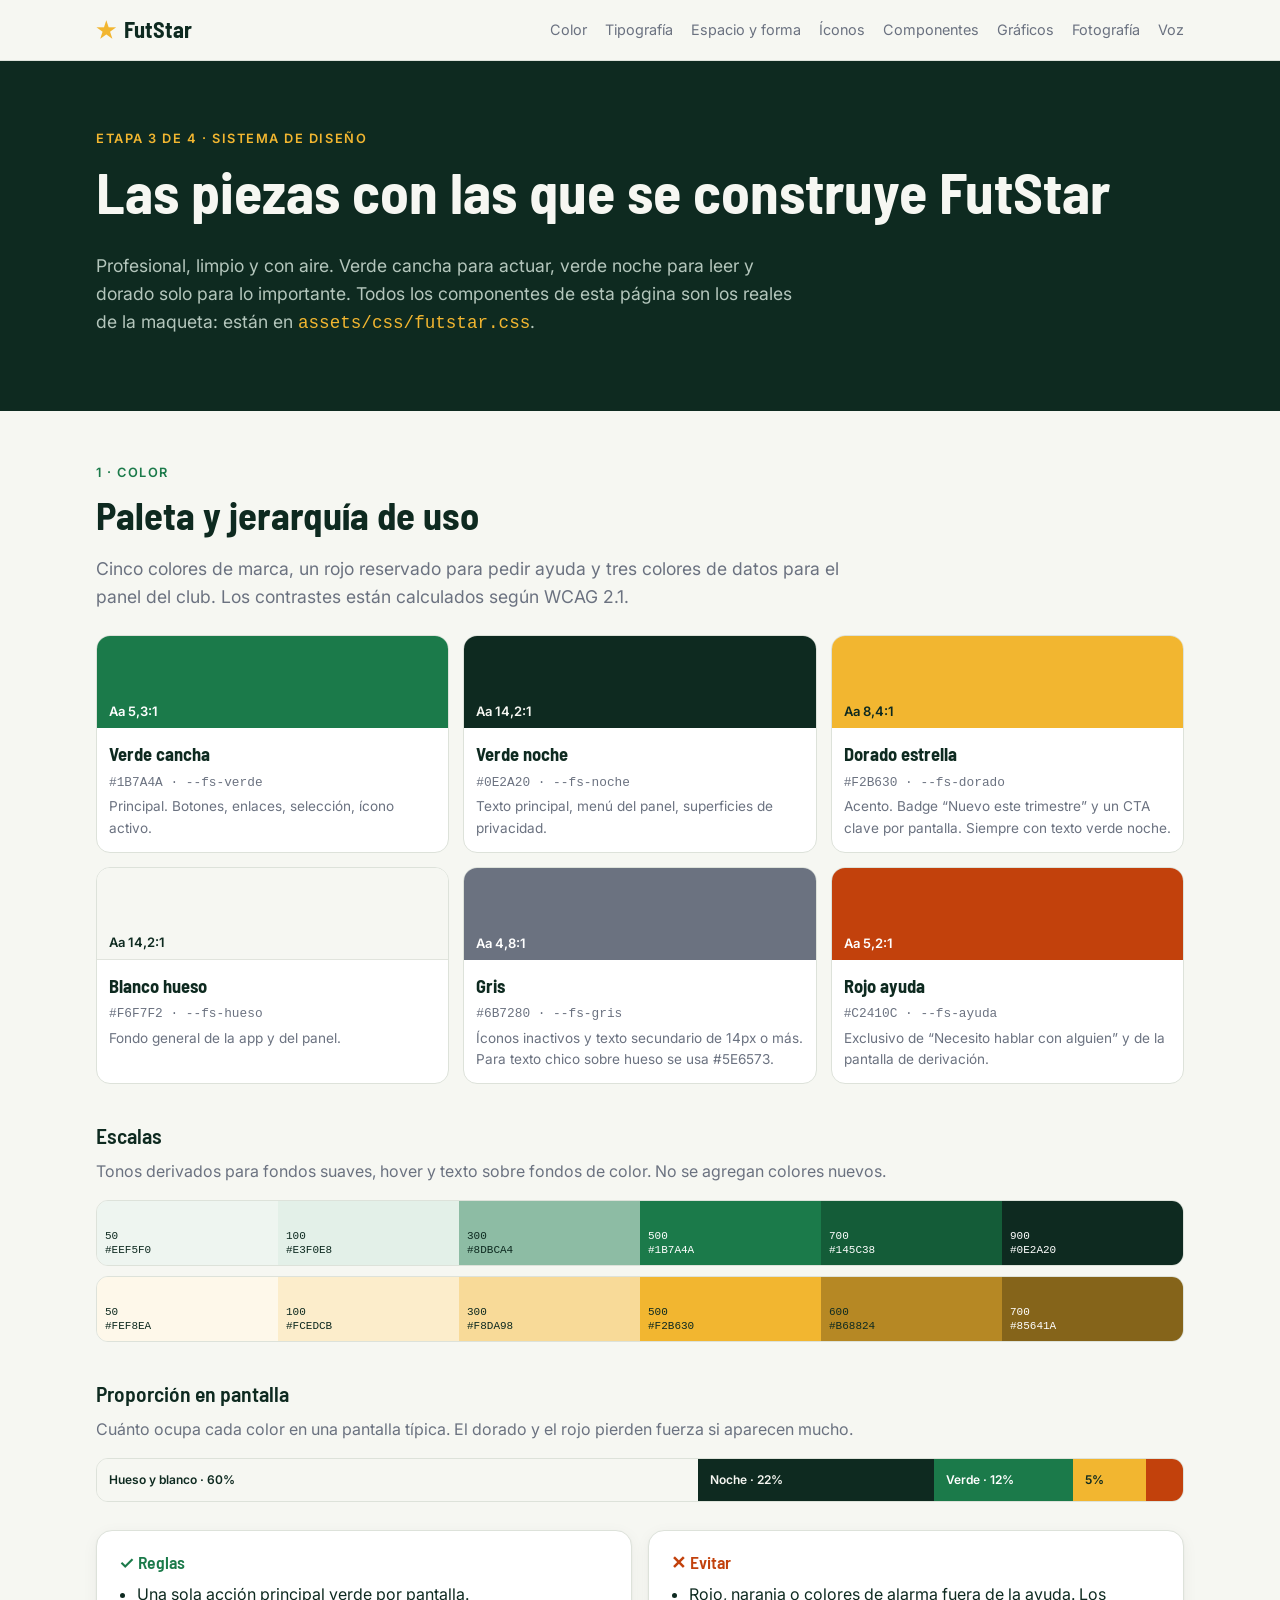
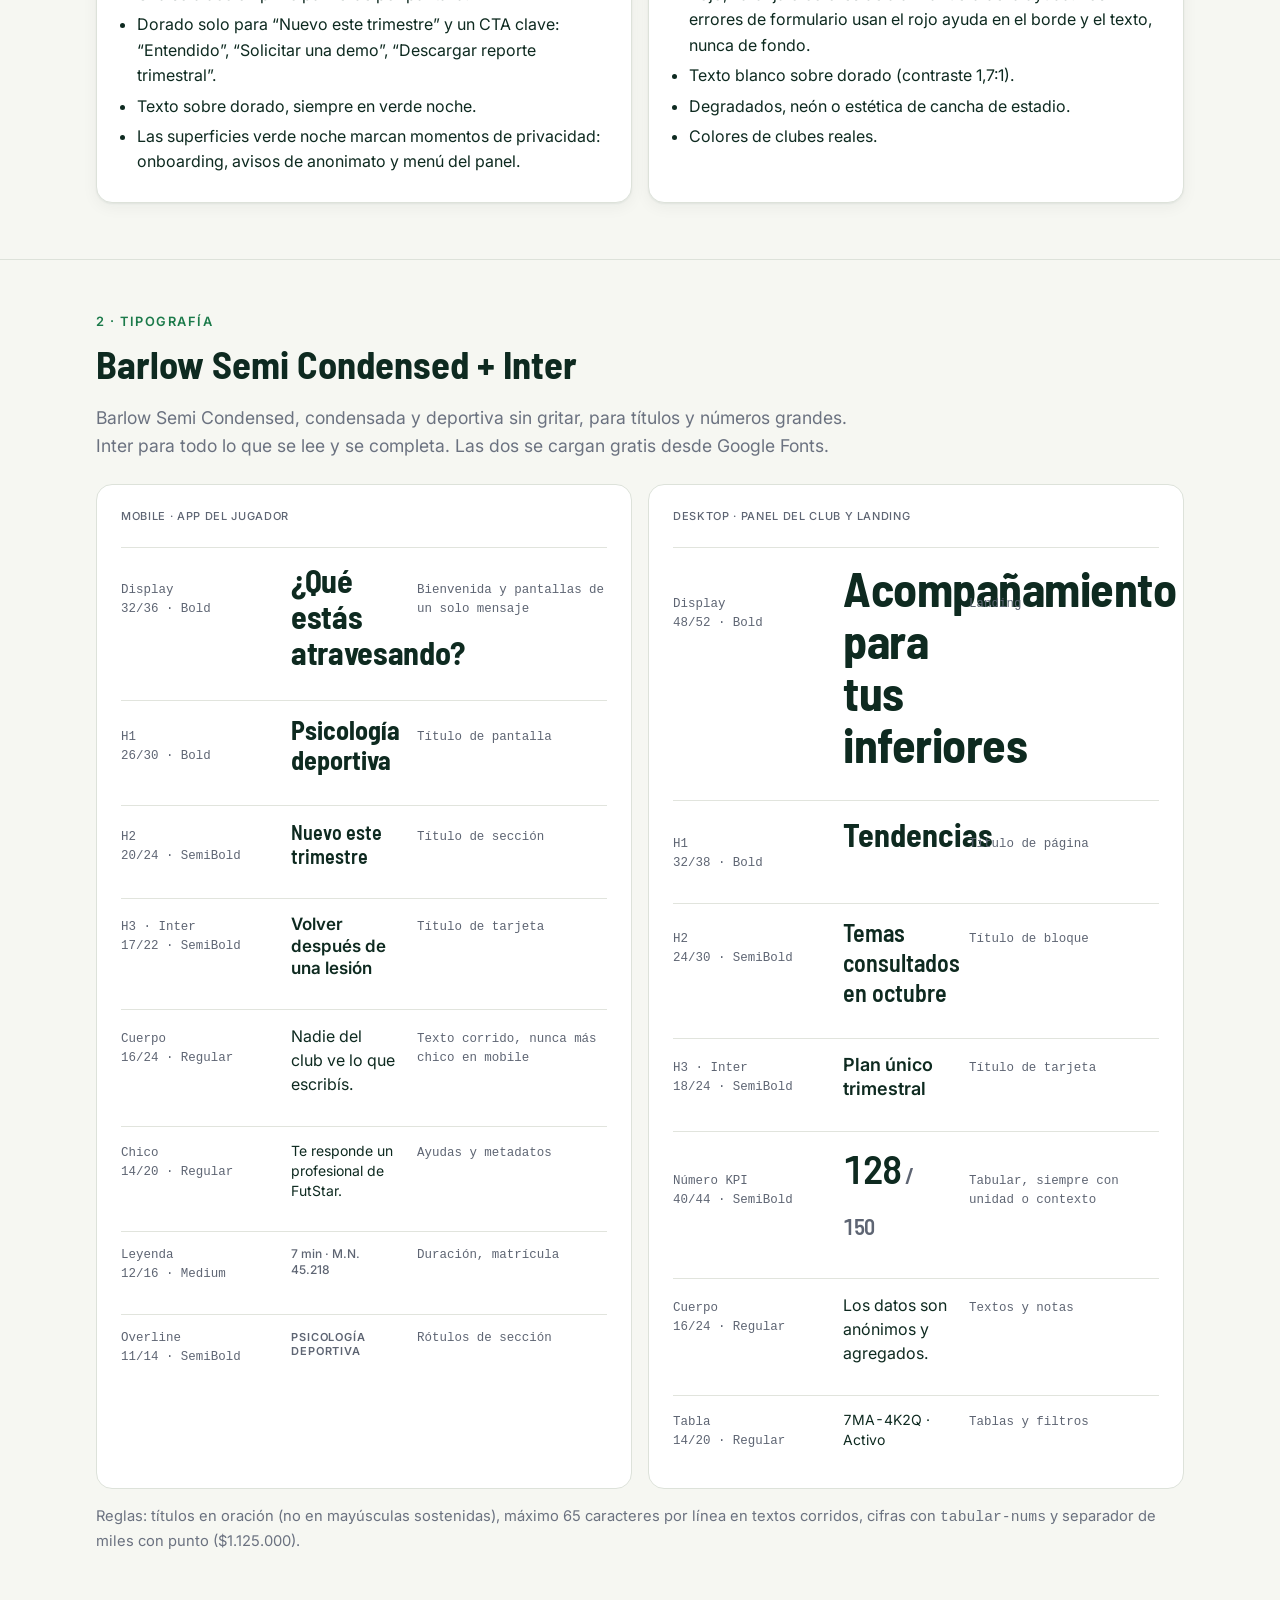
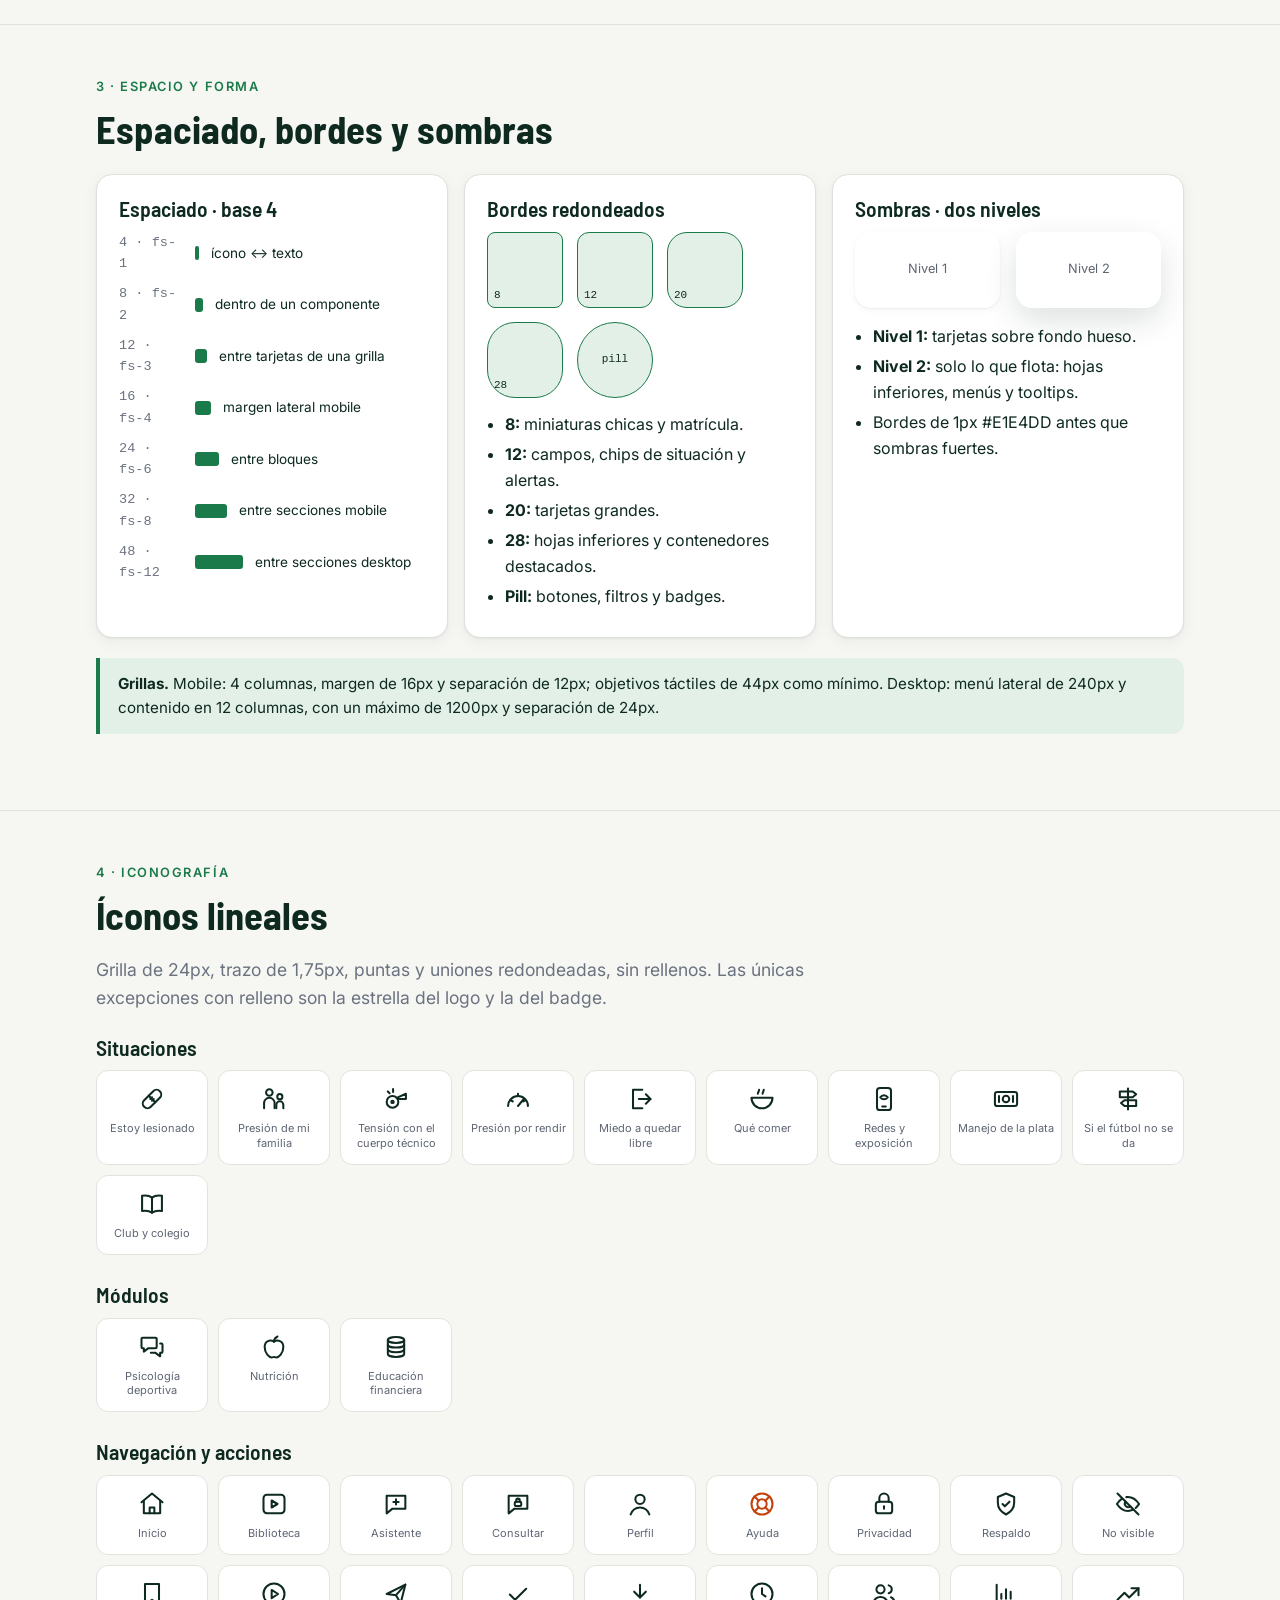
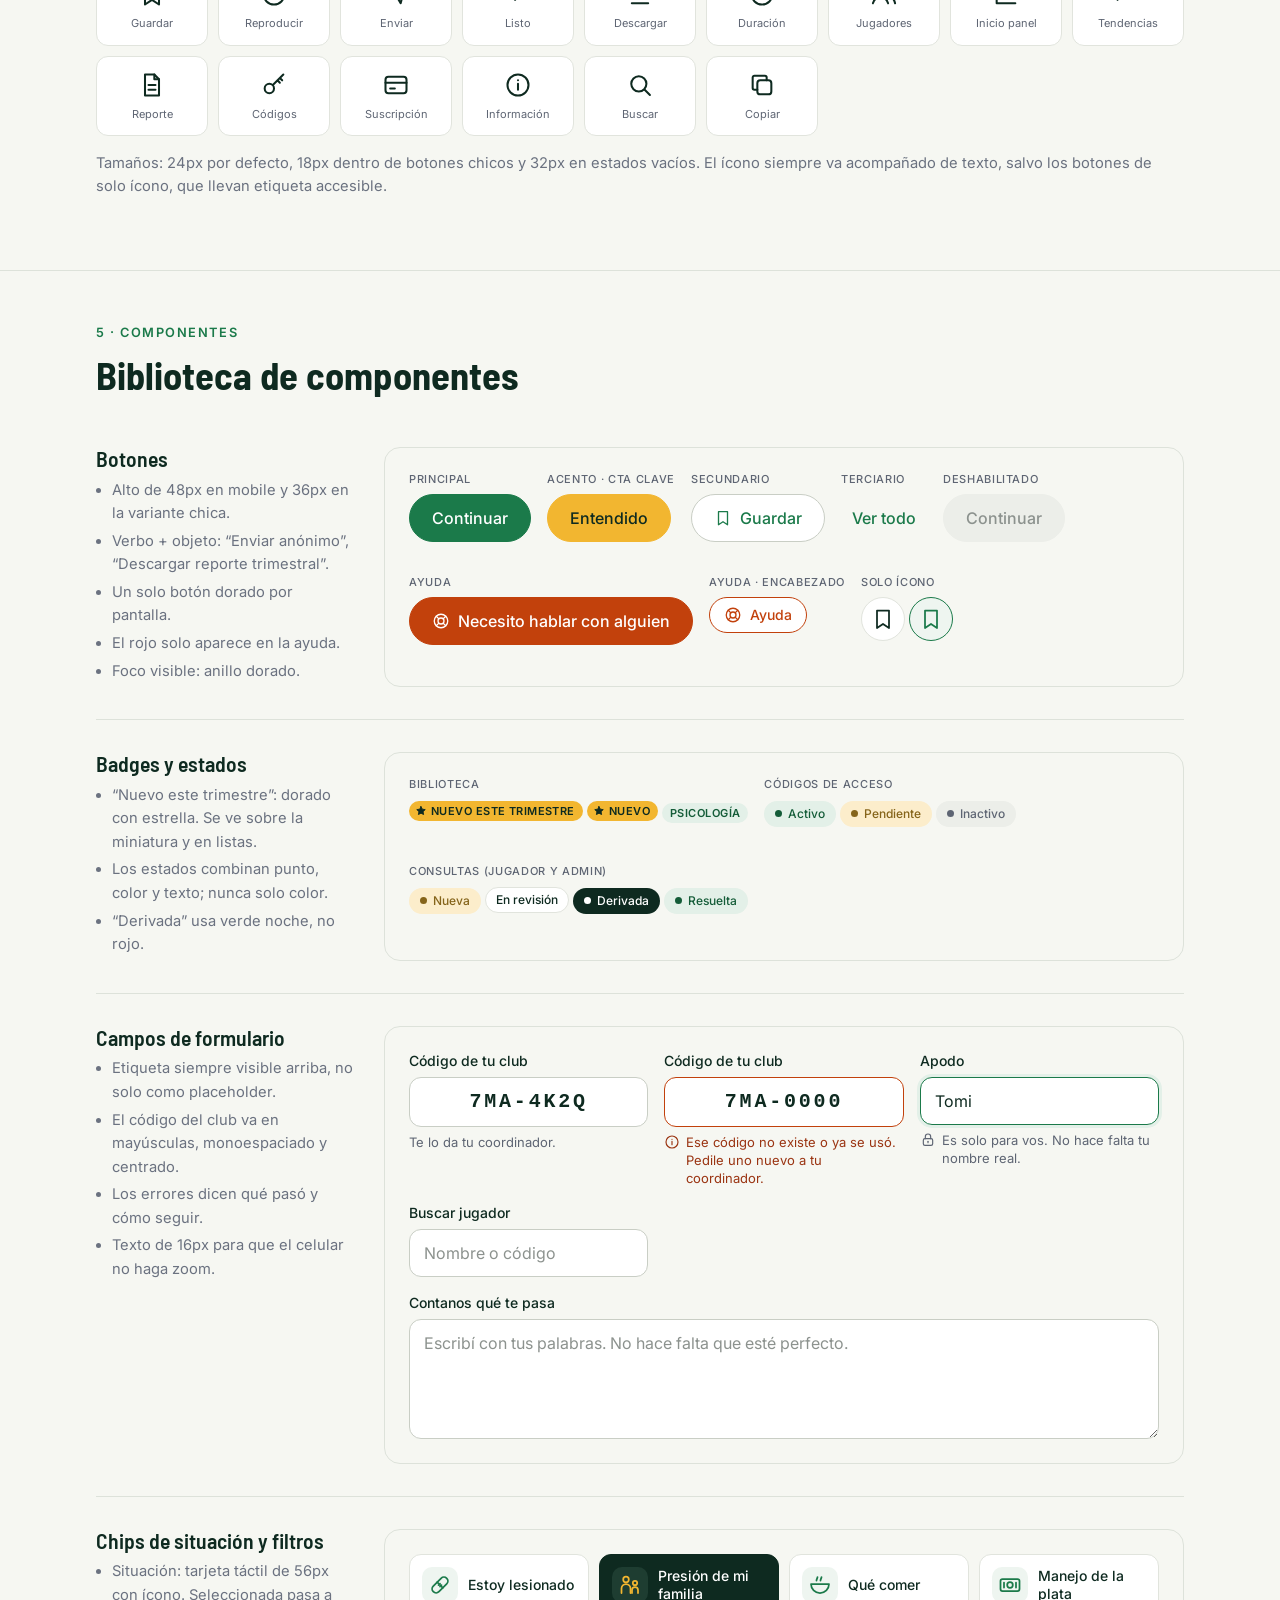
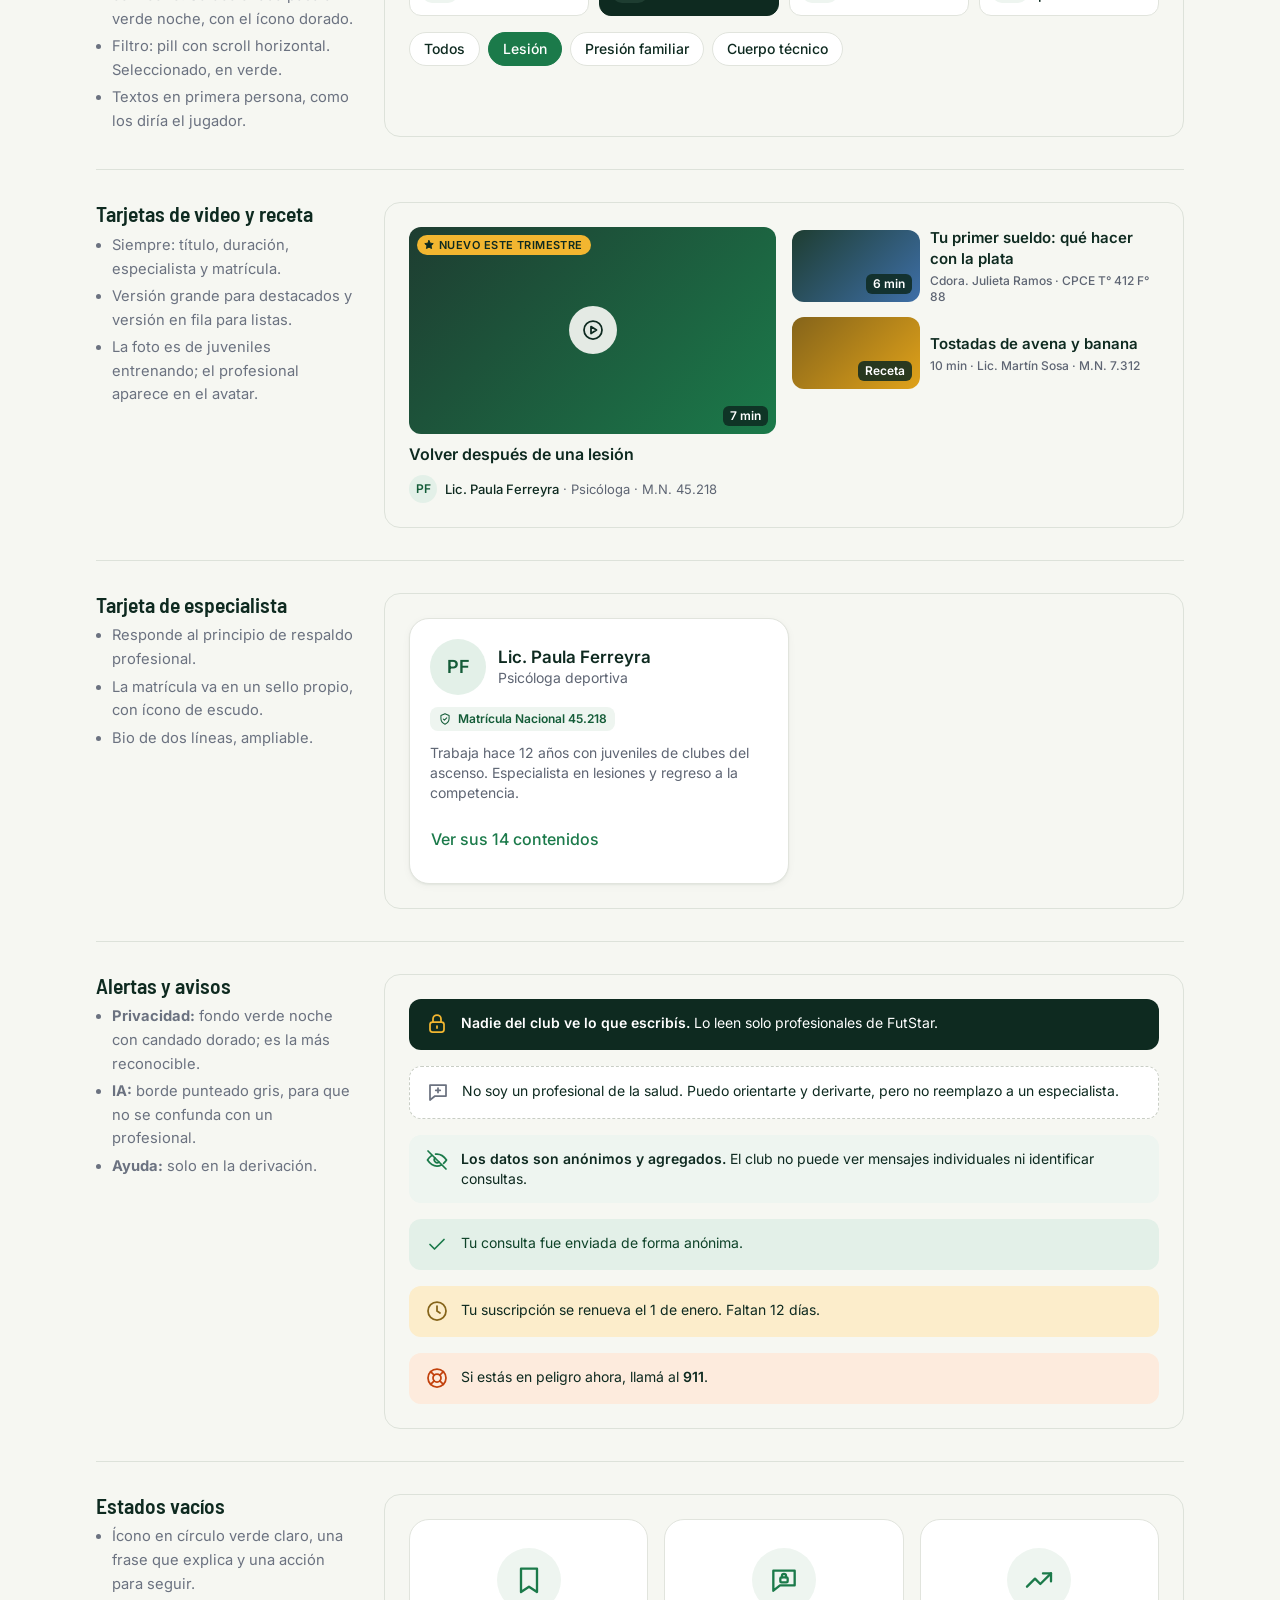
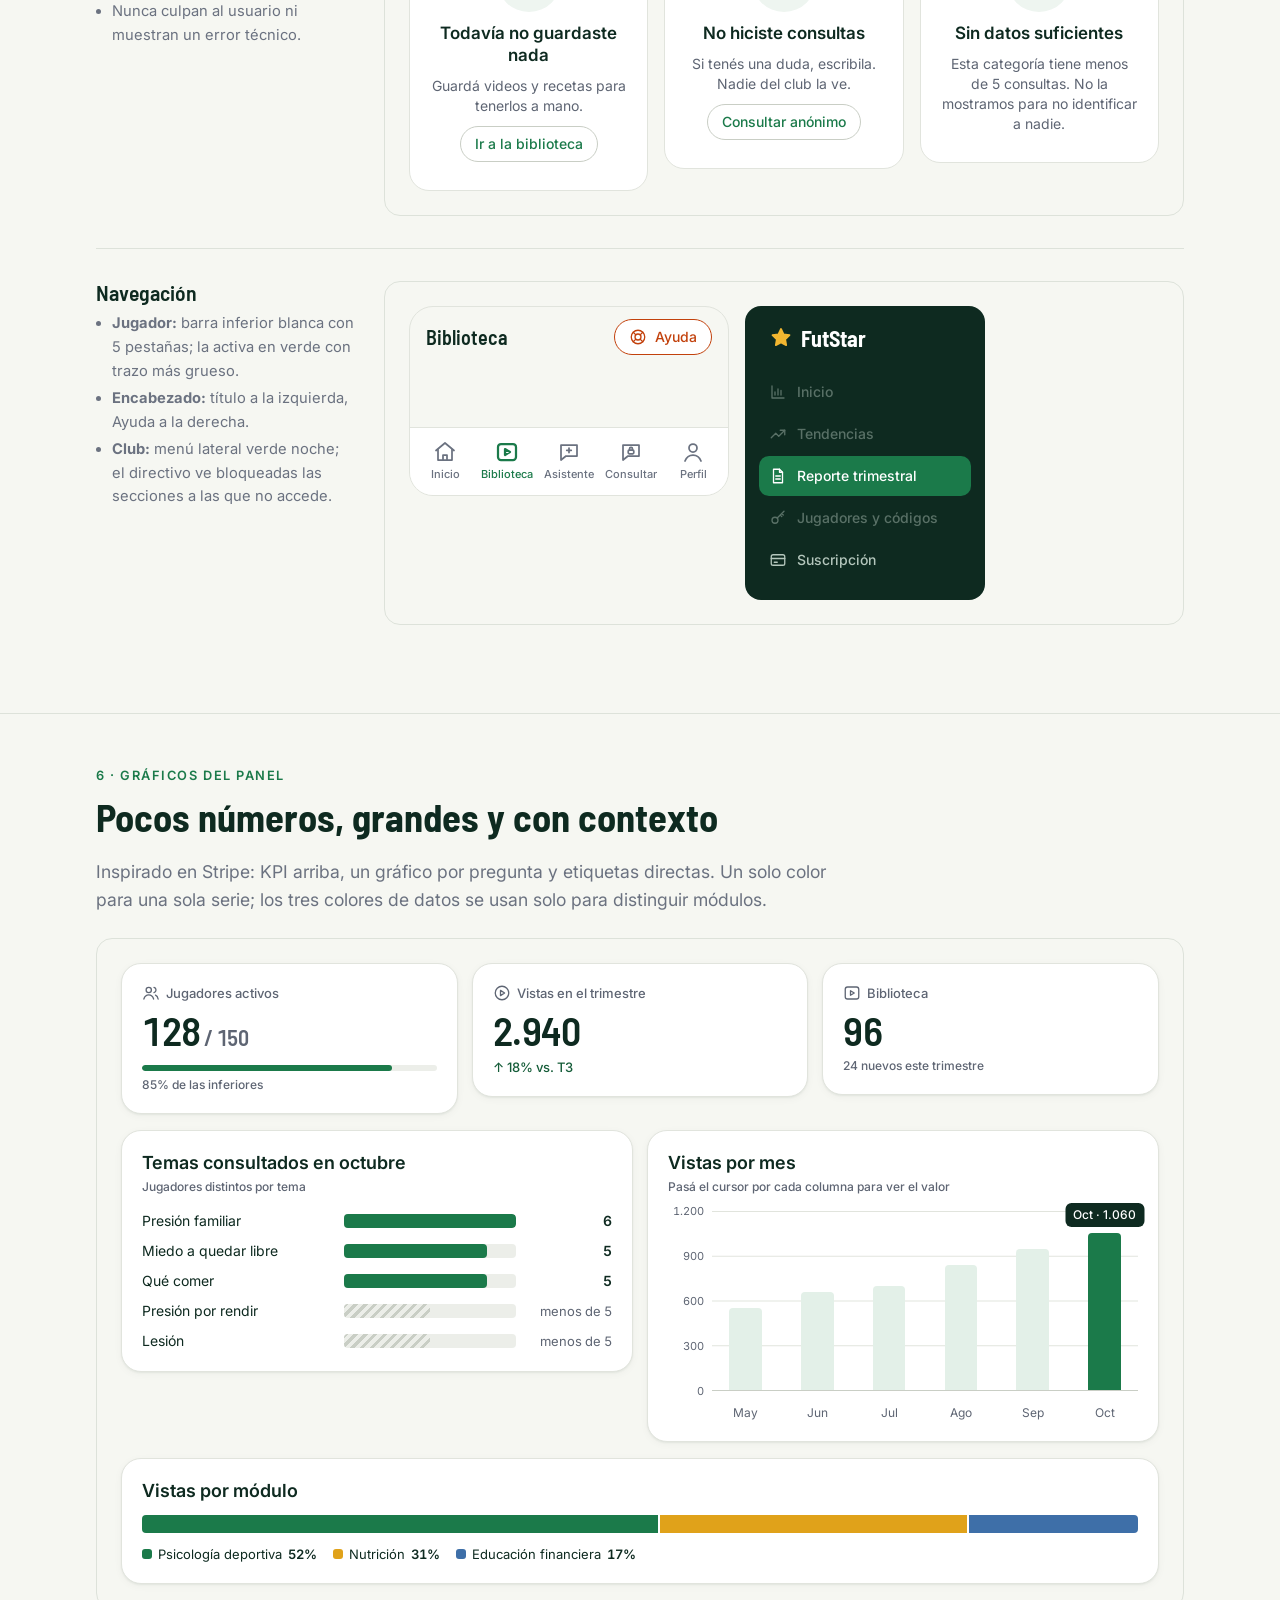
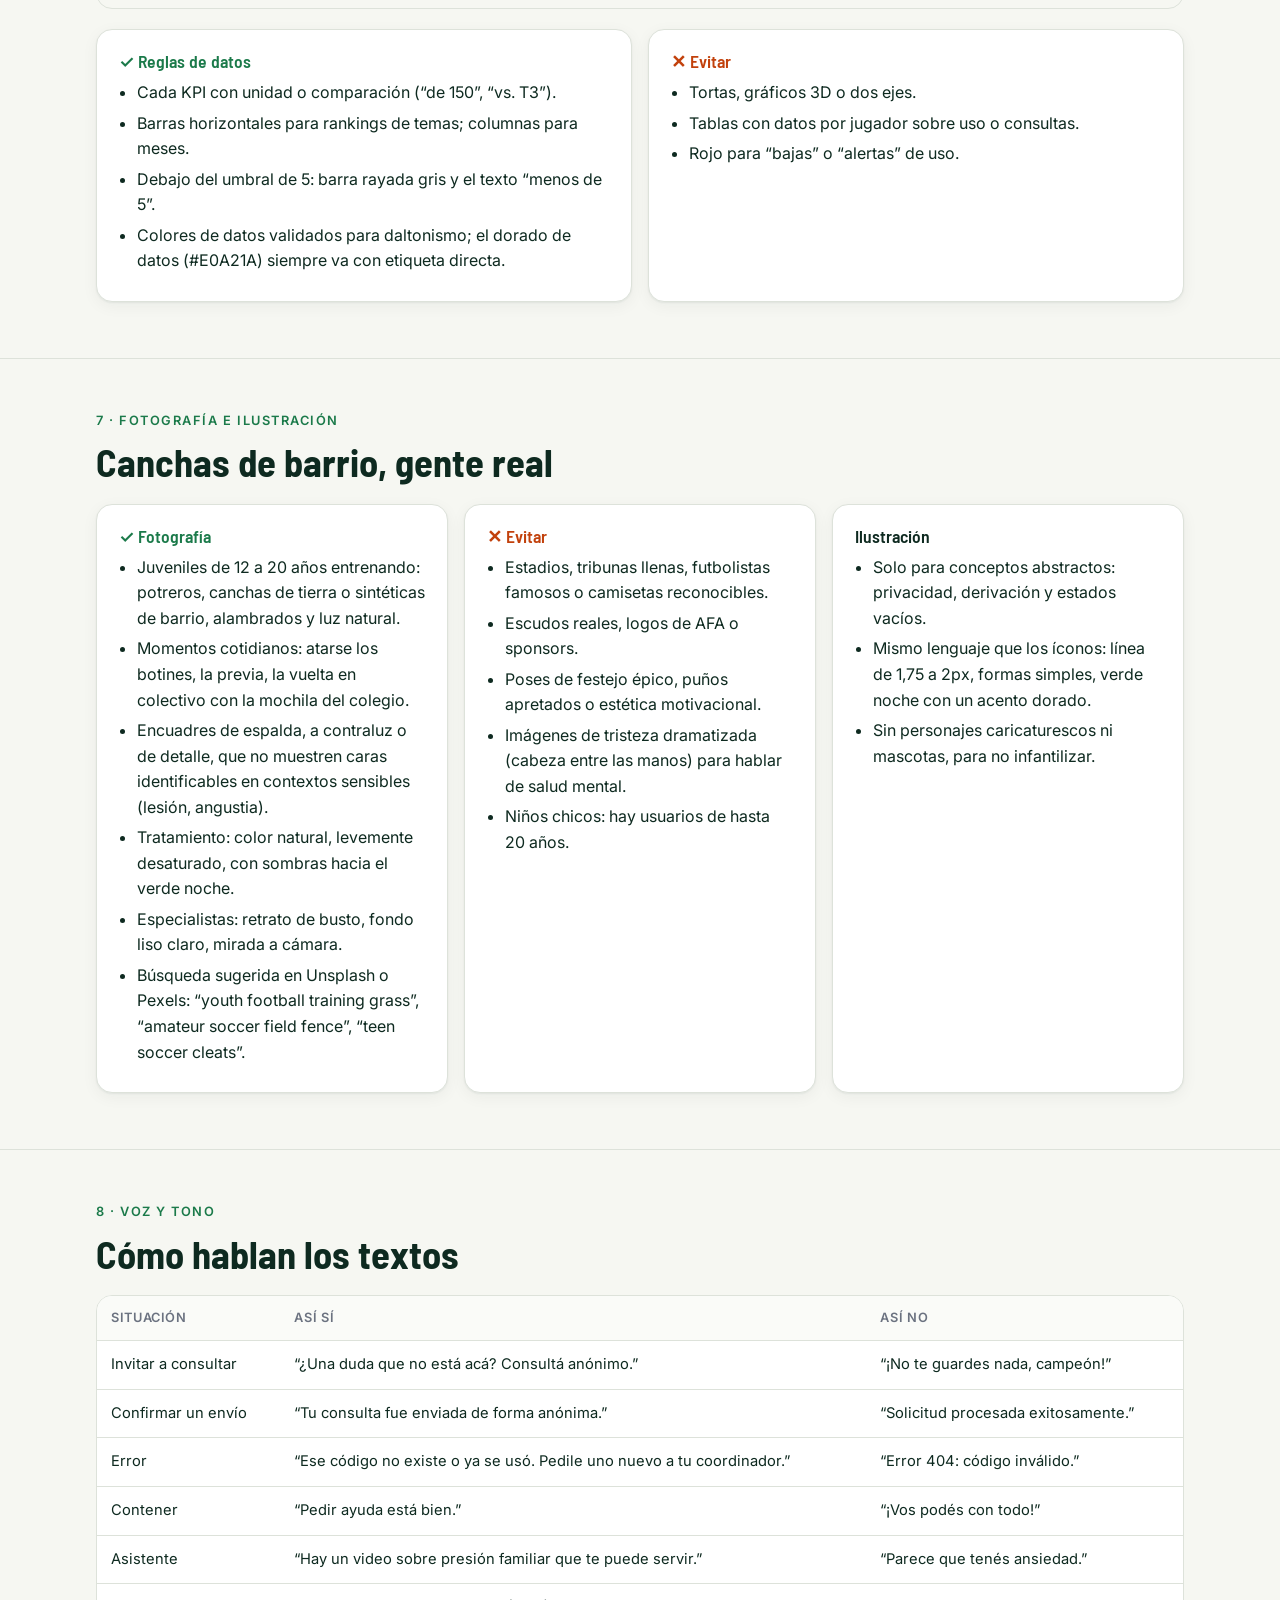
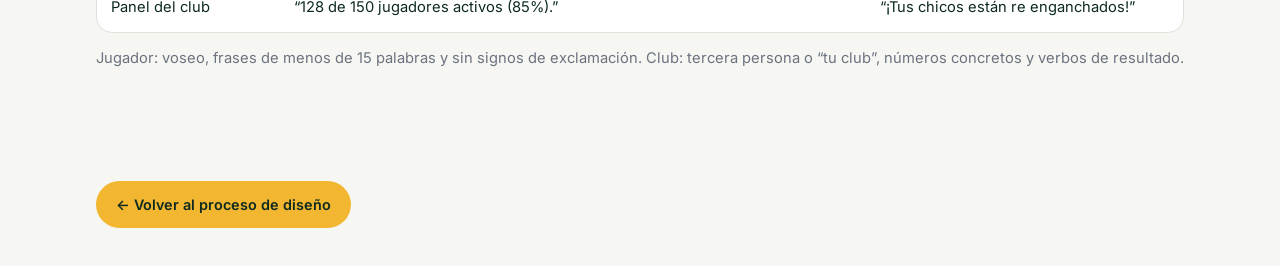
<file: docs/etapa-3-sistema.html>
<!doctype html>
<html lang="es-AR">
<head>
<meta charset="utf-8">
<meta name="viewport" content="width=device-width, initial-scale=1">
<title>FutStar · Sistema de diseño</title>
<meta name="description" content="FutStar — Etapa 3: sistema de diseño.">
<link rel="preconnect" href="https://fonts.googleapis.com">
<link rel="preconnect" href="https://fonts.gstatic.com" crossorigin>
<link href="https://fonts.googleapis.com/css2?family=Barlow+Semi+Condensed:wght@600;700&family=Inter:wght@400;500;600&display=swap" rel="stylesheet">
<link rel="stylesheet" href="docs.css">
<link rel="stylesheet" href="../assets/css/futstar.css">
<style>
  /* Lienzo del producto: siempre en su versión clara */
  .canvas { background: #F6F7F2; color: #0E2A20; border: 1px solid var(--linea); border-radius: var(--radio); padding: 24px; display: flex; flex-wrap: wrap; gap: 16px; align-items: flex-start; }
  .canvas.col { flex-direction: column; flex-wrap: nowrap; align-items: stretch; }
  .canvas > div[style*="grid"] { align-items: start; }
  .canvas.white { background: #FFFFFF; }
  .canvas .lbl { font: 500 11px/14px "Inter", sans-serif; letter-spacing: .06em; text-transform: uppercase; color: #5E6573; margin-bottom: 8px; display: block; }
  .comp { display: grid; grid-template-columns: 260px minmax(0, 1fr); gap: 28px; padding: 32px 0; border-top: 1px solid var(--linea); }
  .comp:first-of-type { border-top: 0; }
  .comp h3 { margin-bottom: 8px; }
  .comp ul { margin: 0; padding-left: 1.1em; font-size: .92rem; color: var(--gris); }
  .comp li { margin-bottom: 4px; }
  @media (max-width: 820px) { .comp { grid-template-columns: 1fr; gap: 14px; } }

  .swatches { display: grid; grid-template-columns: repeat(auto-fill, minmax(min(100%, 300px), 1fr)); gap: 14px; }
  .sw { border: 1px solid var(--linea); border-radius: 14px; overflow: hidden; background: var(--blanco); }
  .sw .chip { height: 92px; display: flex; align-items: flex-end; padding: 10px 12px; font: 600 13px/1 "Inter", sans-serif; }
  .sw .meta { padding: 12px; font-size: .85rem; display: flex; flex-direction: column; gap: 3px; }
  .sw .meta b { font-family: "Barlow Semi Condensed", sans-serif; font-size: 1.15rem; }
  .sw .meta code { font-size: .8rem; color: var(--gris); }
  .ramp { display: grid; grid-template-columns: repeat(6, 1fr); border-radius: 12px; overflow: hidden; border: 1px solid var(--linea); }
  .ramp div { height: 64px; padding: 8px; font: 500 11px/1.3 ui-monospace, Menlo, monospace; display: flex; align-items: flex-end; }
  .ratio { display: flex; height: 44px; border-radius: 12px; overflow: hidden; border: 1px solid var(--linea); }
  .ratio div { display: flex; align-items: center; padding: 0 12px; font: 600 12px/1 "Inter", sans-serif; white-space: nowrap; overflow: hidden; }

  .type-row { display: grid; grid-template-columns: 150px minmax(0, 1fr) 190px; gap: 20px; align-items: baseline; padding: 14px 0; border-top: 1px solid #E1E4DD; }
  .type-row:first-child { border-top: 0; }
  .type-row code { font-size: .78rem; color: #5E6573; }
  @media (max-width: 760px) { .type-row { grid-template-columns: 1fr; gap: 4px; } }

  .tokens { display: grid; grid-template-columns: repeat(auto-fit, minmax(240px, 1fr)); gap: 16px; }
  .space-scale { display: flex; flex-direction: column; gap: 8px; font-size: .85rem; }
  .space-scale div { display: flex; align-items: center; gap: 12px; }
  .space-scale i { display: block; height: 14px; background: #1B7A4A; border-radius: 3px; }
  .space-scale code { width: 64px; color: var(--gris); }
  .radii { display: flex; gap: 14px; flex-wrap: wrap; }
  .radii div { width: 76px; height: 76px; background: #E3F0E8; border: 1.5px solid #1B7A4A; display: grid; place-items: end start; padding: 6px; font: 500 11px/1 ui-monospace, Menlo, monospace; color: #0E2A20; }

  .icons { display: grid; grid-template-columns: repeat(auto-fill, minmax(112px, 1fr)); gap: 10px; }
  .icons div { display: flex; flex-direction: column; align-items: center; gap: 8px; padding: 14px 6px; border-radius: 12px; background: #FFFFFF; border: 1px solid #E1E4DD; font: 400 11px/1.3 "Inter", sans-serif; color: #5E6573; text-align: center; }
  .icons .fs-i { color: #0E2A20; width: 28px; height: 28px; }

  .dodont { display: grid; grid-template-columns: repeat(auto-fit, minmax(280px, 1fr)); gap: 16px; }
  .dodont .card h4 { display: flex; gap: 8px; align-items: center; }
  .dodont .do h4 { color: var(--verde); }
  .dodont .dont h4 { color: var(--ayuda); }
  .phone-mini { width: 320px; max-width: 100%; background: #F6F7F2; border: 1px solid #E1E4DD; border-radius: 24px; overflow: hidden; }
</style>
</head>
<body>

<header class="top">
  <div class="wrap">
    <a class="logo" href="index.html"><span class="star">★</span> FutStar</a>
    <nav aria-label="Secciones">
      <a href="#color">Color</a>
      <a href="#tipografia">Tipografía</a>
      <a href="#base">Espacio y forma</a>
      <a href="#iconos">Íconos</a>
      <a href="#componentes">Componentes</a>
      <a href="#datos">Gráficos</a>
      <a href="#fotografia">Fotografía</a>
      <a href="#voz">Voz</a>
    </nav>
  </div>
</header>

<section class="hero">
  <div class="wrap">
    <span class="eyebrow">Etapa 3 de 4 · Sistema de diseño</span>
    <h1>Las piezas con las que se construye FutStar</h1>
    <p>Profesional, limpio y con aire. Verde cancha para actuar, verde noche para leer y dorado solo para lo importante. Todos los componentes de esta página son los reales de la maqueta: están en <code style="color:var(--dorado)">assets/css/futstar.css</code>.</p>
  </div>
</section>

<!-- ============ COLOR ============ -->
<section id="color">
  <div class="wrap">
    <span class="eyebrow">1 · Color</span>
    <h2>Paleta y jerarquía de uso</h2>
    <p class="lead">Cinco colores de marca, un rojo reservado para pedir ayuda y tres colores de datos para el panel del club. Los contrastes están calculados según WCAG 2.1.</p>

    <div class="swatches" style="margin-top:24px">
      <div class="sw"><div class="chip" style="background:#1B7A4A;color:#FFFFFF">Aa 5,3:1</div><div class="meta"><b>Verde cancha</b><code>#1B7A4A · --fs-verde</code><span class="muted">Principal. Botones, enlaces, selección, ícono activo.</span></div></div>
      <div class="sw"><div class="chip" style="background:#0E2A20;color:#F6F7F2">Aa 14,2:1</div><div class="meta"><b>Verde noche</b><code>#0E2A20 · --fs-noche</code><span class="muted">Texto principal, menú del panel, superficies de privacidad.</span></div></div>
      <div class="sw"><div class="chip" style="background:#F2B630;color:#0E2A20">Aa 8,4:1</div><div class="meta"><b>Dorado estrella</b><code>#F2B630 · --fs-dorado</code><span class="muted">Acento. Badge “Nuevo este trimestre” y un CTA clave por pantalla. Siempre con texto verde noche.</span></div></div>
      <div class="sw"><div class="chip" style="background:#F6F7F2;color:#0E2A20;border-bottom:1px solid #E1E4DD">Aa 14,2:1</div><div class="meta"><b>Blanco hueso</b><code>#F6F7F2 · --fs-hueso</code><span class="muted">Fondo general de la app y del panel.</span></div></div>
      <div class="sw"><div class="chip" style="background:#6B7280;color:#FFFFFF">Aa 4,8:1</div><div class="meta"><b>Gris</b><code>#6B7280 · --fs-gris</code><span class="muted">Íconos inactivos y texto secundario de 14px o más. Para texto chico sobre hueso se usa #5E6573.</span></div></div>
      <div class="sw"><div class="chip" style="background:#C2410C;color:#FFFFFF">Aa 5,2:1</div><div class="meta"><b>Rojo ayuda</b><code>#C2410C · --fs-ayuda</code><span class="muted">Exclusivo de “Necesito hablar con alguien” y de la pantalla de derivación.</span></div></div>
    </div>

    <h3 style="margin-top:40px">Escalas</h3>
    <p class="muted">Tonos derivados para fondos suaves, hover y texto sobre fondos de color. No se agregan colores nuevos.</p>
    <div class="ramp" style="margin-bottom:10px">
      <div style="background:#EEF5F0;color:#0E2A20">50<br>#EEF5F0</div><div style="background:#E3F0E8;color:#0E2A20">100<br>#E3F0E8</div><div style="background:#8DBCA4;color:#0E2A20">300<br>#8DBCA4</div><div style="background:#1B7A4A;color:#FFFFFF">500<br>#1B7A4A</div><div style="background:#145C38;color:#FFFFFF">700<br>#145C38</div><div style="background:#0E2A20;color:#FFFFFF">900<br>#0E2A20</div>
    </div>
    <div class="ramp">
      <div style="background:#FEF8EA;color:#0E2A20">50<br>#FEF8EA</div><div style="background:#FCEDCB;color:#0E2A20">100<br>#FCEDCB</div><div style="background:#F8DA98;color:#0E2A20">300<br>#F8DA98</div><div style="background:#F2B630;color:#0E2A20">500<br>#F2B630</div><div style="background:#B68824;color:#0E2A20">600<br>#B68824</div><div style="background:#85641A;color:#FFFFFF">700<br>#85641A</div>
    </div>

    <h3 style="margin-top:40px">Proporción en pantalla</h3>
    <p class="muted">Cuánto ocupa cada color en una pantalla típica. El dorado y el rojo pierden fuerza si aparecen mucho.</p>
    <div class="ratio">
      <div style="flex:60;background:#F6F7F2;color:#0E2A20">Hueso y blanco · 60%</div>
      <div style="flex:22;background:#0E2A20;color:#F6F7F2">Noche · 22%</div>
      <div style="flex:12;background:#1B7A4A;color:#FFFFFF">Verde · 12%</div>
      <div style="flex:5;background:#F2B630;color:#0E2A20">5%</div>
      <div style="flex:1.4;background:#C2410C"></div>
    </div>

    <div class="dodont" style="margin-top:28px">
      <div class="card do">
        <h4>✓ Reglas</h4>
        <ul>
          <li>Una sola acción principal verde por pantalla.</li>
          <li>Dorado solo para “Nuevo este trimestre” y un CTA clave: “Entendido”, “Solicitar una demo”, “Descargar reporte trimestral”.</li>
          <li>Texto sobre dorado, siempre en verde noche.</li>
          <li>Las superficies verde noche marcan momentos de privacidad: onboarding, avisos de anonimato y menú del panel.</li>
        </ul>
      </div>
      <div class="card dont">
        <h4>✕ Evitar</h4>
        <ul>
          <li>Rojo, naranja o colores de alarma fuera de la ayuda. Los errores de formulario usan el rojo ayuda en el borde y el texto, nunca de fondo.</li>
          <li>Texto blanco sobre dorado (contraste 1,7:1).</li>
          <li>Degradados, neón o estética de cancha de estadio.</li>
          <li>Colores de clubes reales.</li>
        </ul>
      </div>
    </div>
  </div>
</section>

<!-- ============ TIPOGRAFÍA ============ -->
<section id="tipografia">
  <div class="wrap">
    <span class="eyebrow">2 · Tipografía</span>
    <h2>Barlow Semi Condensed + Inter</h2>
    <p class="lead">Barlow Semi Condensed, condensada y deportiva sin gritar, para títulos y números grandes. Inter para todo lo que se lee y se completa. Las dos se cargan gratis desde Google Fonts.</p>

    <div class="grid g2" style="margin-top:24px">
      <div class="canvas col white fs">
        <span class="lbl">Mobile · app del jugador</span>
        <div class="type-row"><code>Display<br>32/36 · Bold</code><span class="fs-display">¿Qué estás atravesando?</span><code>Bienvenida y pantallas de un solo mensaje</code></div>
        <div class="type-row"><code>H1<br>26/30 · Bold</code><span class="fs-h1">Psicología deportiva</span><code>Título de pantalla</code></div>
        <div class="type-row"><code>H2<br>20/24 · SemiBold</code><span class="fs-h2">Nuevo este trimestre</span><code>Título de sección</code></div>
        <div class="type-row"><code>H3 · Inter<br>17/22 · SemiBold</code><span class="fs-h3">Volver después de una lesión</span><code>Título de tarjeta</code></div>
        <div class="type-row"><code>Cuerpo<br>16/24 · Regular</code><span class="fs-body">Nadie del club ve lo que escribís.</span><code>Texto corrido, nunca más chico en mobile</code></div>
        <div class="type-row"><code>Chico<br>14/20 · Regular</code><span class="fs-small">Te responde un profesional de FutStar.</span><code>Ayudas y metadatos</code></div>
        <div class="type-row"><code>Leyenda<br>12/16 · Medium</code><span class="fs-caption">7 min · M.N. 45.218</span><code>Duración, matrícula</code></div>
        <div class="type-row"><code>Overline<br>11/14 · SemiBold</code><span class="fs-overline">Psicología deportiva</span><code>Rótulos de sección</code></div>
      </div>
      <div class="canvas col white fs fs--desk">
        <span class="lbl">Desktop · panel del club y landing</span>
        <div class="type-row"><code>Display<br>48/52 · Bold</code><span class="fs-display">Acompañamiento para tus inferiores</span><code>Landing</code></div>
        <div class="type-row"><code>H1<br>32/38 · Bold</code><span class="fs-h1">Tendencias</span><code>Título de página</code></div>
        <div class="type-row"><code>H2<br>24/30 · SemiBold</code><span class="fs-h2">Temas consultados en octubre</span><code>Título de bloque</code></div>
        <div class="type-row"><code>H3 · Inter<br>18/24 · SemiBold</code><span class="fs-h3">Plan único trimestral</span><code>Título de tarjeta</code></div>
        <div class="type-row"><code>Número KPI<br>40/44 · SemiBold</code><span class="fs-kpi"><span class="value">128<small> / 150</small></span></span><code>Tabular, siempre con unidad o contexto</code></div>
        <div class="type-row"><code>Cuerpo<br>16/24 · Regular</code><span class="fs-body">Los datos son anónimos y agregados.</span><code>Textos y notas</code></div>
        <div class="type-row"><code>Tabla<br>14/20 · Regular</code><span class="fs-small fs-num">7MA-4K2Q · Activo</span><code>Tablas y filtros</code></div>
      </div>
    </div>
    <p class="muted" style="margin-top:16px;font-size:.92rem">Reglas: títulos en oración (no en mayúsculas sostenidas), máximo 65 caracteres por línea en textos corridos, cifras con <code>tabular-nums</code> y separador de miles con punto ($1.125.000).</p>
  </div>
</section>

<!-- ============ ESPACIO, BORDES, SOMBRAS ============ -->
<section id="base">
  <div class="wrap">
    <span class="eyebrow">3 · Espacio y forma</span>
    <h2>Espaciado, bordes y sombras</h2>
    <div class="tokens" style="margin-top:24px">
      <div class="card">
        <h3>Espaciado · base 4</h3>
        <div class="space-scale">
          <div><code>4 · fs-1</code><i style="width:4px"></i>ícono ↔ texto</div>
          <div><code>8 · fs-2</code><i style="width:8px"></i>dentro de un componente</div>
          <div><code>12 · fs-3</code><i style="width:12px"></i>entre tarjetas de una grilla</div>
          <div><code>16 · fs-4</code><i style="width:16px"></i>margen lateral mobile</div>
          <div><code>24 · fs-6</code><i style="width:24px"></i>entre bloques</div>
          <div><code>32 · fs-8</code><i style="width:32px"></i>entre secciones mobile</div>
          <div><code>48 · fs-12</code><i style="width:48px"></i>entre secciones desktop</div>
        </div>
      </div>
      <div class="card">
        <h3>Bordes redondeados</h3>
        <div class="radii">
          <div style="border-radius:8px">8</div><div style="border-radius:12px">12</div><div style="border-radius:20px">20</div><div style="border-radius:28px">28</div><div style="border-radius:999px;place-items:center">pill</div>
        </div>
        <ul style="margin-top:14px">
          <li><b>8:</b> miniaturas chicas y matrícula.</li>
          <li><b>12:</b> campos, chips de situación y alertas.</li>
          <li><b>20:</b> tarjetas grandes.</li>
          <li><b>28:</b> hojas inferiores y contenedores destacados.</li>
          <li><b>Pill:</b> botones, filtros y badges.</li>
        </ul>
      </div>
      <div class="card">
        <h3>Sombras · dos niveles</h3>
        <div style="display:flex;gap:16px;margin:8px 0 16px">
          <div style="flex:1;height:76px;border-radius:16px;background:#FFFFFF;box-shadow:0 1px 2px rgba(14,42,32,.06),0 2px 8px rgba(14,42,32,.04);display:grid;place-items:center;font-size:.8rem;color:#5E6573">Nivel 1</div>
          <div style="flex:1;height:76px;border-radius:16px;background:#FFFFFF;box-shadow:0 12px 32px rgba(14,42,32,.14);display:grid;place-items:center;font-size:.8rem;color:#5E6573">Nivel 2</div>
        </div>
        <ul>
          <li><b>Nivel 1:</b> tarjetas sobre fondo hueso.</li>
          <li><b>Nivel 2:</b> solo lo que flota: hojas inferiores, menús y tooltips.</li>
          <li>Bordes de 1px #E1E4DD antes que sombras fuertes.</li>
        </ul>
      </div>
    </div>
    <div class="note verde"><strong>Grillas.</strong> Mobile: 4 columnas, margen de 16px y separación de 12px; objetivos táctiles de 44px como mínimo. Desktop: menú lateral de 240px y contenido en 12 columnas, con un máximo de 1200px y separación de 24px.</div>
  </div>
</section>

<!-- ============ ÍCONOS ============ -->
<section id="iconos">
  <div class="wrap">
    <span class="eyebrow">4 · Iconografía</span>
    <h2>Íconos lineales</h2>
    <p class="lead">Grilla de 24px, trazo de 1,75px, puntas y uniones redondeadas, sin rellenos. Las únicas excepciones con relleno son la estrella del logo y la del badge.</p>

    <h3 style="margin-top:24px">Situaciones</h3>
    <div class="icons">
      <div><svg class="fs-i"><use href="#s-lesion"/></svg>Estoy lesionado</div>
      <div><svg class="fs-i"><use href="#s-familia"/></svg>Presión de mi familia</div>
      <div><svg class="fs-i"><use href="#s-dt"/></svg>Tensión con el cuerpo técnico</div>
      <div><svg class="fs-i"><use href="#s-rendimiento"/></svg>Presión por rendir</div>
      <div><svg class="fs-i"><use href="#s-libre"/></svg>Miedo a quedar libre</div>
      <div><svg class="fs-i"><use href="#s-comer"/></svg>Qué comer</div>
      <div><svg class="fs-i"><use href="#s-redes"/></svg>Redes y exposición</div>
      <div><svg class="fs-i"><use href="#s-plata"/></svg>Manejo de la plata</div>
      <div><svg class="fs-i"><use href="#s-futuro"/></svg>Si el fútbol no se da</div>
      <div><svg class="fs-i"><use href="#s-colegio"/></svg>Club y colegio</div>
    </div>

    <h3 style="margin-top:28px">Módulos</h3>
    <div class="icons">
      <div><svg class="fs-i"><use href="#m-psico"/></svg>Psicología deportiva</div>
      <div><svg class="fs-i"><use href="#m-nutri"/></svg>Nutrición</div>
      <div><svg class="fs-i"><use href="#m-finanzas"/></svg>Educación financiera</div>
    </div>

    <h3 style="margin-top:28px">Navegación y acciones</h3>
    <div class="icons">
      <div><svg class="fs-i"><use href="#i-home"/></svg>Inicio</div>
      <div><svg class="fs-i"><use href="#i-library"/></svg>Biblioteca</div>
      <div><svg class="fs-i"><use href="#i-assistant"/></svg>Asistente</div>
      <div><svg class="fs-i"><use href="#i-consult"/></svg>Consultar</div>
      <div><svg class="fs-i"><use href="#i-user"/></svg>Perfil</div>
      <div><svg class="fs-i" style="color:#C2410C"><use href="#i-help"/></svg>Ayuda</div>
      <div><svg class="fs-i"><use href="#i-lock"/></svg>Privacidad</div>
      <div><svg class="fs-i"><use href="#i-shield"/></svg>Respaldo</div>
      <div><svg class="fs-i"><use href="#i-eye-off"/></svg>No visible</div>
      <div><svg class="fs-i"><use href="#i-bookmark"/></svg>Guardar</div>
      <div><svg class="fs-i"><use href="#i-play"/></svg>Reproducir</div>
      <div><svg class="fs-i"><use href="#i-send"/></svg>Enviar</div>
      <div><svg class="fs-i"><use href="#i-check"/></svg>Listo</div>
      <div><svg class="fs-i"><use href="#i-download"/></svg>Descargar</div>
      <div><svg class="fs-i"><use href="#i-clock"/></svg>Duración</div>
      <div><svg class="fs-i"><use href="#i-users"/></svg>Jugadores</div>
      <div><svg class="fs-i"><use href="#i-chart"/></svg>Inicio panel</div>
      <div><svg class="fs-i"><use href="#i-trend"/></svg>Tendencias</div>
      <div><svg class="fs-i"><use href="#i-file"/></svg>Reporte</div>
      <div><svg class="fs-i"><use href="#i-key"/></svg>Códigos</div>
      <div><svg class="fs-i"><use href="#i-card"/></svg>Suscripción</div>
      <div><svg class="fs-i"><use href="#i-info"/></svg>Información</div>
      <div><svg class="fs-i"><use href="#i-search"/></svg>Buscar</div>
      <div><svg class="fs-i"><use href="#i-copy"/></svg>Copiar</div>
    </div>
    <p class="muted" style="margin-top:16px;font-size:.92rem">Tamaños: 24px por defecto, 18px dentro de botones chicos y 32px en estados vacíos. El ícono siempre va acompañado de texto, salvo los botones de solo ícono, que llevan etiqueta accesible.</p>
  </div>
</section>

<!-- ============ COMPONENTES ============ -->
<section id="componentes">
  <div class="wrap">
    <span class="eyebrow">5 · Componentes</span>
    <h2>Biblioteca de componentes</h2>

    <!-- Botones -->
    <div class="comp">
      <div>
        <h3>Botones</h3>
        <ul>
          <li>Alto de 48px en mobile y 36px en la variante chica.</li>
          <li>Verbo + objeto: “Enviar anónimo”, “Descargar reporte trimestral”.</li>
          <li>Un solo botón dorado por pantalla.</li>
          <li>El rojo solo aparece en la ayuda.</li>
          <li>Foco visible: anillo dorado.</li>
        </ul>
      </div>
      <div class="canvas fs">
        <div><span class="lbl">Principal</span><button class="fs-btn">Continuar</button></div>
        <div><span class="lbl">Acento · CTA clave</span><button class="fs-btn fs-btn--accent">Entendido</button></div>
        <div><span class="lbl">Secundario</span><button class="fs-btn fs-btn--secondary"><svg class="fs-i sm"><use href="#i-bookmark"/></svg>Guardar</button></div>
        <div><span class="lbl">Terciario</span><button class="fs-btn fs-btn--ghost">Ver todo</button></div>
        <div><span class="lbl">Deshabilitado</span><button class="fs-btn" disabled>Continuar</button></div>
        <div><span class="lbl">Ayuda</span><button class="fs-btn fs-btn--help"><svg class="fs-i sm"><use href="#i-help"/></svg>Necesito hablar con alguien</button></div>
        <div><span class="lbl">Ayuda · encabezado</span><button class="fs-btn fs-btn--help-soft fs-btn--sm"><svg class="fs-i sm"><use href="#i-help"/></svg>Ayuda</button></div>
        <div><span class="lbl">Solo ícono</span><button class="fs-iconbtn" aria-label="Guardar"><svg class="fs-i"><use href="#i-bookmark"/></svg></button> <button class="fs-iconbtn is-on" aria-label="Guardado"><svg class="fs-i"><use href="#i-bookmark"/></svg></button></div>
      </div>
    </div>

    <!-- Badges -->
    <div class="comp">
      <div>
        <h3>Badges y estados</h3>
        <ul>
          <li>“Nuevo este trimestre”: dorado con estrella. Se ve sobre la miniatura y en listas.</li>
          <li>Los estados combinan punto, color y texto; nunca solo color.</li>
          <li>“Derivada” usa verde noche, no rojo.</li>
        </ul>
      </div>
      <div class="canvas fs">
        <div><span class="lbl">Biblioteca</span><span class="fs-badge fs-badge--new"><svg class="fs-i"><use href="#i-star"/></svg>Nuevo este trimestre</span> <span class="fs-badge fs-badge--new"><svg class="fs-i"><use href="#i-star"/></svg>Nuevo</span> <span class="fs-badge fs-badge--module">Psicología</span></div>
        <div><span class="lbl">Códigos de acceso</span><span class="fs-pill fs-pill--ok">Activo</span> <span class="fs-pill fs-pill--wait">Pendiente</span> <span class="fs-pill fs-pill--off">Inactivo</span></div>
        <div><span class="lbl">Consultas (jugador y admin)</span><span class="fs-pill fs-pill--wait">Nueva</span> <span class="fs-pill fs-pill--plain">En revisión</span> <span class="fs-pill fs-pill--dark">Derivada</span> <span class="fs-pill fs-pill--ok">Resuelta</span></div>
      </div>
    </div>

    <!-- Campos -->
    <div class="comp">
      <div>
        <h3>Campos de formulario</h3>
        <ul>
          <li>Etiqueta siempre visible arriba, no solo como placeholder.</li>
          <li>El código del club va en mayúsculas, monoespaciado y centrado.</li>
          <li>Los errores dicen qué pasó y cómo seguir.</li>
          <li>Texto de 16px para que el celular no haga zoom.</li>
        </ul>
      </div>
      <div class="canvas fs" style="display:grid;grid-template-columns:repeat(auto-fit,minmax(220px,1fr))">
        <div class="fs-field"><label for="c1">Código de tu club</label><input id="c1" class="fs-input fs-input--code" value="7MA-4K2Q"><span class="fs-hint">Te lo da tu coordinador.</span></div>
        <div class="fs-field"><label for="c2">Código de tu club</label><input id="c2" class="fs-input fs-input--code is-error" value="7MA-0000"><span class="fs-hint is-error"><svg class="fs-i"><use href="#i-info"/></svg>Ese código no existe o ya se usó. Pedile uno nuevo a tu coordinador.</span></div>
        <div class="fs-field"><label for="c3">Apodo</label><input id="c3" class="fs-input is-focus" value="Tomi"><span class="fs-hint"><svg class="fs-i"><use href="#i-lock"/></svg>Es solo para vos. No hace falta tu nombre real.</span></div>
        <div class="fs-field"><label for="c4">Buscar jugador</label><input id="c4" class="fs-input" placeholder="Nombre o código"></div>
        <div class="fs-field" style="grid-column:1/-1"><label for="c5">Contanos qué te pasa</label><textarea id="c5" class="fs-input" placeholder="Escribí con tus palabras. No hace falta que esté perfecto."></textarea></div>
      </div>
    </div>

    <!-- Chips -->
    <div class="comp">
      <div>
        <h3>Chips de situación y filtros</h3>
        <ul>
          <li>Situación: tarjeta táctil de 56px con ícono. Seleccionada pasa a verde noche, con el ícono dorado.</li>
          <li>Filtro: pill con scroll horizontal. Seleccionado, en verde.</li>
          <li>Textos en primera persona, como los diría el jugador.</li>
        </ul>
      </div>
      <div class="canvas fs col">
        <div style="display:grid;grid-template-columns:repeat(auto-fit,minmax(180px,1fr));gap:10px">
          <button class="fs-sit"><span class="ico"><svg class="fs-i"><use href="#s-lesion"/></svg></span>Estoy lesionado</button>
          <button class="fs-sit is-on"><span class="ico"><svg class="fs-i"><use href="#s-familia"/></svg></span>Presión de mi familia</button>
          <button class="fs-sit"><span class="ico"><svg class="fs-i"><use href="#s-comer"/></svg></span>Qué comer</button>
          <button class="fs-sit"><span class="ico"><svg class="fs-i"><use href="#s-plata"/></svg></span>Manejo de la plata</button>
        </div>
        <div style="display:flex;gap:8px;flex-wrap:wrap"><span class="fs-filter">Todos</span><span class="fs-filter is-on">Lesión</span><span class="fs-filter">Presión familiar</span><span class="fs-filter">Cuerpo técnico</span></div>
      </div>
    </div>

    <!-- Tarjetas de video -->
    <div class="comp">
      <div>
        <h3>Tarjetas de video y receta</h3>
        <ul>
          <li>Siempre: título, duración, especialista y matrícula.</li>
          <li>Versión grande para destacados y versión en fila para listas.</li>
          <li>La foto es de juveniles entrenando; el profesional aparece en el avatar.</li>
        </ul>
      </div>
      <div class="canvas fs" style="display:grid;grid-template-columns:repeat(auto-fit,minmax(260px,1fr))">
        <a class="fs-video" href="#componentes">
          <div class="fs-thumb" style="background:linear-gradient(135deg,#1E3D31,#1B7A4A)"><span class="fs-badge fs-badge--new"><svg class="fs-i"><use href="#i-star"/></svg>Nuevo este trimestre</span><span class="play"><svg class="fs-i"><use href="#i-play"/></svg></span><span class="dur">7 min</span></div>
          <span class="title">Volver después de una lesión</span>
          <span class="fs-byline"><span class="fs-avatar">PF</span><span><span class="who">Lic. Paula Ferreyra</span> · Psicóloga · M.N. 45.218</span></span>
        </a>
        <div class="fs-col" style="display:flex;flex-direction:column;gap:12px">
          <a class="fs-video fs-video--row" href="#componentes">
            <div class="fs-thumb" style="background:linear-gradient(135deg,#1E3D31,#3E6FA8)"><span class="dur">6 min</span></div>
            <div style="display:flex;flex-direction:column;gap:4px;min-width:0"><span class="title" style="font-size:15px">Tu primer sueldo: qué hacer con la plata</span><span class="fs-caption">Cdora. Julieta Ramos · CPCE T° 412 F° 88</span></div>
          </a>
          <a class="fs-video fs-video--row" href="#componentes">
            <div class="fs-thumb" style="background:linear-gradient(135deg,#85641A,#E0A21A)"><span class="dur">Receta</span></div>
            <div style="display:flex;flex-direction:column;gap:4px;min-width:0"><span class="title" style="font-size:15px">Tostadas de avena y banana</span><span class="fs-caption">10 min · Lic. Martín Sosa · M.N. 7.312</span></div>
          </a>
        </div>
      </div>
    </div>

    <!-- Especialista -->
    <div class="comp">
      <div>
        <h3>Tarjeta de especialista</h3>
        <ul>
          <li>Responde al principio de respaldo profesional.</li>
          <li>La matrícula va en un sello propio, con ícono de escudo.</li>
          <li>Bio de dos líneas, ampliable.</li>
        </ul>
      </div>
      <div class="canvas fs">
        <div class="fs-card fs-specialist" style="max-width:380px">
          <div class="head"><span class="fs-avatar fs-avatar--lg">PF</span><div><div class="name">Lic. Paula Ferreyra</div><div class="role">Psicóloga deportiva</div></div></div>
          <span class="fs-mat"><svg class="fs-i"><use href="#i-shield"/></svg>Matrícula Nacional 45.218</span>
          <p class="fs-small fs-muted" style="margin:0">Trabaja hace 12 años con juveniles de clubes del ascenso. Especialista en lesiones y regreso a la competencia.</p>
          <button class="fs-btn fs-btn--ghost" style="align-self:flex-start;padding:0">Ver sus 14 contenidos</button>
        </div>
      </div>
    </div>

    <!-- Alertas -->
    <div class="comp">
      <div>
        <h3>Alertas y avisos</h3>
        <ul>
          <li><b>Privacidad:</b> fondo verde noche con candado dorado; es la más reconocible.</li>
          <li><b>IA:</b> borde punteado gris, para que no se confunda con un profesional.</li>
          <li><b>Ayuda:</b> solo en la derivación.</li>
        </ul>
      </div>
      <div class="canvas fs col">
        <div class="fs-alert fs-alert--privacy"><svg class="fs-i"><use href="#i-lock"/></svg><span><strong>Nadie del club ve lo que escribís.</strong> Lo leen solo profesionales de FutStar.</span></div>
        <div class="fs-alert fs-alert--ai"><svg class="fs-i"><use href="#i-assistant"/></svg><span>No soy un profesional de la salud. Puedo orientarte y derivarte, pero no reemplazo a un especialista.</span></div>
        <div class="fs-alert fs-alert--info"><svg class="fs-i"><use href="#i-eye-off"/></svg><span><strong>Los datos son anónimos y agregados.</strong> El club no puede ver mensajes individuales ni identificar consultas.</span></div>
        <div class="fs-alert fs-alert--success"><svg class="fs-i"><use href="#i-check"/></svg><span>Tu consulta fue enviada de forma anónima.</span></div>
        <div class="fs-alert fs-alert--warning"><svg class="fs-i"><use href="#i-clock"/></svg><span>Tu suscripción se renueva el 1 de enero. Faltan 12 días.</span></div>
        <div class="fs-alert fs-alert--help"><svg class="fs-i"><use href="#i-help"/></svg><span>Si estás en peligro ahora, llamá al <strong>911</strong>.</span></div>
      </div>
    </div>

    <!-- Vacíos -->
    <div class="comp">
      <div>
        <h3>Estados vacíos</h3>
        <ul>
          <li>Ícono en círculo verde claro, una frase que explica y una acción para seguir.</li>
          <li>Nunca culpan al usuario ni muestran un error técnico.</li>
        </ul>
      </div>
      <div class="canvas fs" style="display:grid;grid-template-columns:repeat(auto-fit,minmax(220px,1fr))">
        <div class="fs-card fs-card--flat fs-empty"><span class="ring"><svg class="fs-i lg"><use href="#i-bookmark"/></svg></span><span class="fs-h3">Todavía no guardaste nada</span><p>Guardá videos y recetas para tenerlos a mano.</p><button class="fs-btn fs-btn--secondary fs-btn--sm">Ir a la biblioteca</button></div>
        <div class="fs-card fs-card--flat fs-empty"><span class="ring"><svg class="fs-i lg"><use href="#i-consult"/></svg></span><span class="fs-h3">No hiciste consultas</span><p>Si tenés una duda, escribila. Nadie del club la ve.</p><button class="fs-btn fs-btn--secondary fs-btn--sm">Consultar anónimo</button></div>
        <div class="fs-card fs-card--flat fs-empty"><span class="ring"><svg class="fs-i lg"><use href="#i-trend"/></svg></span><span class="fs-h3">Sin datos suficientes</span><p>Esta categoría tiene menos de 5 consultas. No la mostramos para no identificar a nadie.</p></div>
      </div>
    </div>

    <!-- Navegación -->
    <div class="comp">
      <div>
        <h3>Navegación</h3>
        <ul>
          <li><b>Jugador:</b> barra inferior blanca con 5 pestañas; la activa en verde con trazo más grueso.</li>
          <li><b>Encabezado:</b> título a la izquierda, Ayuda a la derecha.</li>
          <li><b>Club:</b> menú lateral verde noche; el directivo ve bloqueadas las secciones a las que no accede.</li>
        </ul>
      </div>
      <div class="canvas fs">
        <div class="phone-mini">
          <div class="fs-appbar"><span class="fs-h2">Biblioteca</span><button class="fs-btn fs-btn--help-soft fs-btn--sm"><svg class="fs-i sm"><use href="#i-help"/></svg>Ayuda</button></div>
          <div style="height:60px"></div>
          <nav class="fs-tabbar" aria-label="Pestañas">
            <a class="fs-tab" href="#componentes"><svg class="fs-i"><use href="#i-home"/></svg>Inicio</a>
            <a class="fs-tab is-on" href="#componentes"><svg class="fs-i"><use href="#i-library"/></svg>Biblioteca</a>
            <a class="fs-tab" href="#componentes"><svg class="fs-i"><use href="#i-assistant"/></svg>Asistente</a>
            <a class="fs-tab" href="#componentes"><svg class="fs-i"><use href="#i-consult"/></svg>Consultar</a>
            <a class="fs-tab" href="#componentes"><svg class="fs-i"><use href="#i-user"/></svg>Perfil</a>
          </nav>
        </div>
        <div style="width:240px;border-radius:16px;overflow:hidden">
          <nav class="fs-side" aria-label="Menú del panel">
            <span class="brand"><svg class="fs-i"><use href="#i-star"/></svg>FutStar</span>
            <a class="is-locked" href="#componentes"><svg class="fs-i sm"><use href="#i-chart"/></svg>Inicio</a>
            <a class="is-locked" href="#componentes"><svg class="fs-i sm"><use href="#i-trend"/></svg>Tendencias</a>
            <a class="is-on" href="#componentes"><svg class="fs-i sm"><use href="#i-file"/></svg>Reporte trimestral</a>
            <a class="is-locked" href="#componentes"><svg class="fs-i sm"><use href="#i-key"/></svg>Jugadores y códigos</a>
            <a href="#componentes"><svg class="fs-i sm"><use href="#i-card"/></svg>Suscripción</a>
          </nav>
        </div>
      </div>
    </div>
  </div>
</section>

<!-- ============ DATOS ============ -->
<section id="datos">
  <div class="wrap">
    <span class="eyebrow">6 · Gráficos del panel</span>
    <h2>Pocos números, grandes y con contexto</h2>
    <p class="lead">Inspirado en Stripe: KPI arriba, un gráfico por pregunta y etiquetas directas. Un solo color para una sola serie; los tres colores de datos se usan solo para distinguir módulos.</p>

    <div class="canvas fs fs--desk col" style="margin-top:24px">
      <div style="display:grid;grid-template-columns:repeat(auto-fit,minmax(200px,1fr));gap:14px">
        <div class="fs-card fs-kpi"><span class="label"><svg class="fs-i sm"><use href="#i-users"/></svg>Jugadores activos</span><span class="value">128<small> / 150</small></span><span class="meter"><i style="width:85%"></i></span><span class="fs-caption">85% de las inferiores</span></div>
        <div class="fs-card fs-kpi"><span class="label"><svg class="fs-i sm"><use href="#i-play"/></svg>Vistas en el trimestre</span><span class="value">2.940</span><span class="delta">↑ 18% vs. T3</span></div>
        <div class="fs-card fs-kpi"><span class="label"><svg class="fs-i sm"><use href="#i-library"/></svg>Biblioteca</span><span class="value">96</span><span class="fs-caption">24 nuevos este trimestre</span></div>
      </div>

      <div style="display:grid;grid-template-columns:repeat(auto-fit,minmax(320px,1fr));gap:14px">
        <div class="fs-card">
          <div class="fs-h3" style="margin-bottom:4px">Temas consultados en octubre</div>
          <div class="fs-caption" style="margin-bottom:16px">Jugadores distintos por tema</div>
          <div class="fs-bars">
            <div class="fs-bar" data-tip="6"><span>Presión familiar</span><span class="track"><i class="fill" style="width:100%"></i></span><span class="v">6</span></div>
            <div class="fs-bar"><span>Miedo a quedar libre</span><span class="track"><i class="fill" style="width:83%"></i></span><span class="v">5</span></div>
            <div class="fs-bar"><span>Qué comer</span><span class="track"><i class="fill" style="width:83%"></i></span><span class="v">5</span></div>
            <div class="fs-bar is-low"><span>Presión por rendir</span><span class="track"><i class="fill" style="width:50%"></i></span><span class="v">menos de 5</span></div>
            <div class="fs-bar is-low"><span>Lesión</span><span class="track"><i class="fill" style="width:50%"></i></span><span class="v">menos de 5</span></div>
          </div>
        </div>
        <div class="fs-card">
          <div class="fs-h3" style="margin-bottom:4px">Vistas por mes</div>
          <div class="fs-caption" style="margin-bottom:16px">Pasá el cursor por cada columna para ver el valor</div>
          <div class="fs-cols">
            <div class="y"><span>1.200</span><span>900</span><span>600</span><span>300</span><span>0</span></div>
            <div class="plot">
              <span class="col" style="--h:46%"><span class="tip">May · 550</span></span>
              <span class="col" style="--h:55%"><span class="tip">Jun · 660</span></span>
              <span class="col" style="--h:58%"><span class="tip">Jul · 700</span></span>
              <span class="col" style="--h:70%"><span class="tip">Ago · 840</span></span>
              <span class="col" style="--h:79%"><span class="tip">Sep · 950</span></span>
              <span class="col is-now" style="--h:88%"><span class="tip">Oct · 1.060</span></span>
            </div>
            <div class="x"><span>May</span><span>Jun</span><span>Jul</span><span>Ago</span><span>Sep</span><span>Oct</span></div>
          </div>
        </div>
      </div>

      <div class="fs-card">
        <div class="fs-h3" style="margin-bottom:12px">Vistas por módulo</div>
        <div class="fs-stack" role="img" aria-label="Psicología 52%, Nutrición 31%, Educación financiera 17%"><i style="flex:52;background:#1B7A4A"></i><i style="flex:31;background:#E0A21A"></i><i style="flex:17;background:#3E6FA8"></i></div>
        <div class="fs-legend" style="margin-top:12px"><span style="--c:#1B7A4A">Psicología deportiva <b>52%</b></span><span style="--c:#E0A21A">Nutrición <b>31%</b></span><span style="--c:#3E6FA8">Educación financiera <b>17%</b></span></div>
      </div>
    </div>

    <div class="dodont" style="margin-top:20px">
      <div class="card do"><h4>✓ Reglas de datos</h4><ul>
        <li>Cada KPI con unidad o comparación (“de 150”, “vs. T3”).</li>
        <li>Barras horizontales para rankings de temas; columnas para meses.</li>
        <li>Debajo del umbral de 5: barra rayada gris y el texto “menos de 5”.</li>
        <li>Colores de datos validados para daltonismo; el dorado de datos (#E0A21A) siempre va con etiqueta directa.</li>
      </ul></div>
      <div class="card dont"><h4>✕ Evitar</h4><ul>
        <li>Tortas, gráficos 3D o dos ejes.</li>
        <li>Tablas con datos por jugador sobre uso o consultas.</li>
        <li>Rojo para “bajas” o “alertas” de uso.</li>
      </ul></div>
    </div>
  </div>
</section>

<!-- ============ FOTOGRAFÍA ============ -->
<section id="fotografia">
  <div class="wrap">
    <span class="eyebrow">7 · Fotografía e ilustración</span>
    <h2>Canchas de barrio, gente real</h2>
    <div class="dodont" style="margin-top:20px">
      <div class="card do"><h4>✓ Fotografía</h4><ul>
        <li>Juveniles de 12 a 20 años entrenando: potreros, canchas de tierra o sintéticas de barrio, alambrados y luz natural.</li>
        <li>Momentos cotidianos: atarse los botines, la previa, la vuelta en colectivo con la mochila del colegio.</li>
        <li>Encuadres de espalda, a contraluz o de detalle, que no muestren caras identificables en contextos sensibles (lesión, angustia).</li>
        <li>Tratamiento: color natural, levemente desaturado, con sombras hacia el verde noche.</li>
        <li>Especialistas: retrato de busto, fondo liso claro, mirada a cámara.</li>
        <li>Búsqueda sugerida en Unsplash o Pexels: “youth football training grass”, “amateur soccer field fence”, “teen soccer cleats”.</li>
      </ul></div>
      <div class="card dont"><h4>✕ Evitar</h4><ul>
        <li>Estadios, tribunas llenas, futbolistas famosos o camisetas reconocibles.</li>
        <li>Escudos reales, logos de AFA o sponsors.</li>
        <li>Poses de festejo épico, puños apretados o estética motivacional.</li>
        <li>Imágenes de tristeza dramatizada (cabeza entre las manos) para hablar de salud mental.</li>
        <li>Niños chicos: hay usuarios de hasta 20 años.</li>
      </ul></div>
      <div class="card"><h4>Ilustración</h4><ul>
        <li>Solo para conceptos abstractos: privacidad, derivación y estados vacíos.</li>
        <li>Mismo lenguaje que los íconos: línea de 1,75 a 2px, formas simples, verde noche con un acento dorado.</li>
        <li>Sin personajes caricaturescos ni mascotas, para no infantilizar.</li>
      </ul></div>
    </div>
  </div>
</section>

<!-- ============ VOZ ============ -->
<section id="voz">
  <div class="wrap">
    <span class="eyebrow">8 · Voz y tono</span>
    <h2>Cómo hablan los textos</h2>
    <div class="table-scroll" style="margin-top:20px">
      <table>
        <thead><tr><th>Situación</th><th>Así sí</th><th>Así no</th></tr></thead>
        <tbody>
          <tr><td>Invitar a consultar</td><td>“¿Una duda que no está acá? Consultá anónimo.”</td><td>“¡No te guardes nada, campeón!”</td></tr>
          <tr><td>Confirmar un envío</td><td>“Tu consulta fue enviada de forma anónima.”</td><td>“Solicitud procesada exitosamente.”</td></tr>
          <tr><td>Error</td><td>“Ese código no existe o ya se usó. Pedile uno nuevo a tu coordinador.”</td><td>“Error 404: código inválido.”</td></tr>
          <tr><td>Contener</td><td>“Pedir ayuda está bien.”</td><td>“¡Vos podés con todo!”</td></tr>
          <tr><td>Asistente</td><td>“Hay un video sobre presión familiar que te puede servir.”</td><td>“Parece que tenés ansiedad.”</td></tr>
          <tr><td>Panel del club</td><td>“128 de 150 jugadores activos (85%).”</td><td>“¡Tus chicos están re enganchados!”</td></tr>
        </tbody>
      </table>
    </div>
    <p class="muted" style="margin-top:14px;font-size:.92rem">Jugador: voseo, frases de menos de 15 palabras y sin signos de exclamación. Club: tercera persona o “tu club”, números concretos y verbos de resultado.</p>
  </div>
</section>

<footer class="doc">
  <div class="wrap">
    <a class="next" href="index.html">← Volver al proceso de diseño</a>
  </div>
</footer>

<script src="../assets/js/icons.js"></script>
</body>
</html>
</file>
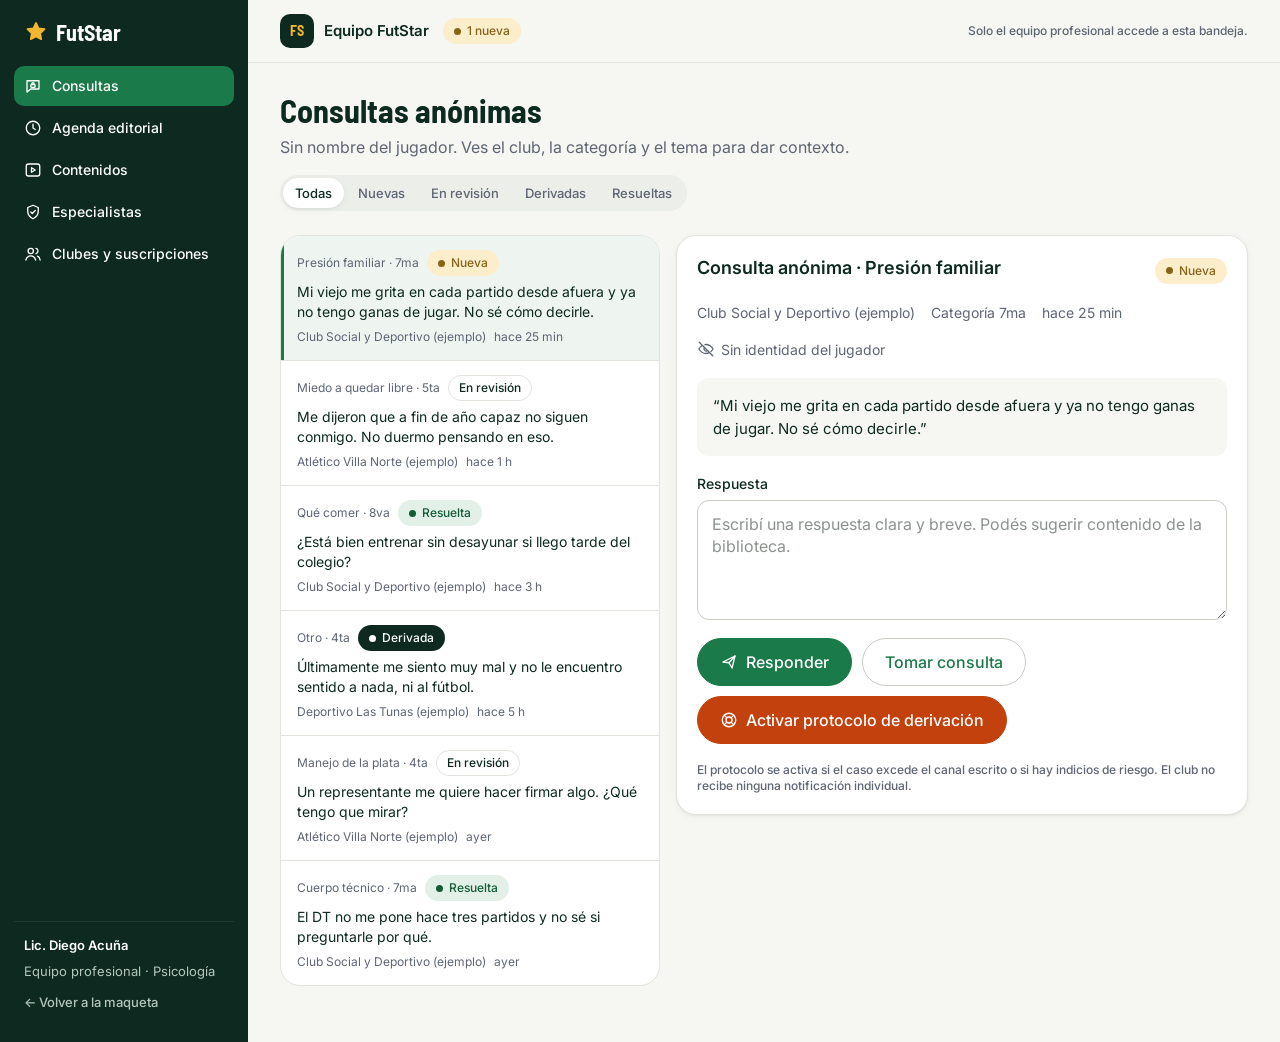
<file: maqueta/admin.html>
<!doctype html>
<html lang="es-AR">
<head>
<meta charset="utf-8">
<meta name="viewport" content="width=device-width, initial-scale=1">
<title>FutStar · Bandeja del equipo</title>
<meta name="description" content="Maqueta del back office de FutStar: consultas anónimas, derivaciones y agenda editorial.">
<link rel="preconnect" href="https://fonts.googleapis.com">
<link rel="preconnect" href="https://fonts.gstatic.com" crossorigin>
<link href="https://fonts.googleapis.com/css2?family=Barlow+Semi+Condensed:wght@600;700&family=Inter:wght@400;500;600&display=swap" rel="stylesheet">
<link rel="stylesheet" href="../assets/css/futstar.css">
<link rel="stylesheet" href="../assets/css/maqueta.css">
</head>
<body class="fs fs--desk">

<div class="panel">
  <nav class="fs-side" aria-label="Menú del equipo FutStar">
    <span class="brand"><svg class="fs-i"><use href="#i-star"/></svg>FutStar</span>
    <a href="#consultas" data-nav="consultas"><svg class="fs-i sm"><use href="#i-consult"/></svg>Consultas</a>
    <a href="#agenda" data-nav="agenda"><svg class="fs-i sm"><use href="#i-clock"/></svg>Agenda editorial</a>
    <a href="#contenidos" data-nav="contenidos"><svg class="fs-i sm"><use href="#i-library"/></svg>Contenidos</a>
    <a href="#especialistas" data-nav="especialistas"><svg class="fs-i sm"><use href="#i-shield"/></svg>Especialistas</a>
    <a href="#clubes" data-nav="clubes"><svg class="fs-i sm"><use href="#i-users"/></svg>Clubes y suscripciones</a>
    <div class="who"><b>Lic. Diego Acuña</b><span>Equipo profesional · Psicología</span></div>
    <a class="demo-link" href="../index.html">← Volver a la maqueta</a>
  </nav>

  <div class="panel-main">
    <header class="topbar">
      <span class="club"><span class="crest" style="background:#0E2A20;color:#F2B630">FS</span>Equipo FutStar</span>
      <span class="fs-pill fs-pill--wait" id="new-count">1 nueva</span>
      <span class="sp"></span>
      <span class="fs-caption">Solo el equipo profesional accede a esta bandeja.</span>
    </header>

    <!-- CONSULTAS -->
    <section class="page" id="p-consultas" hidden>
      <div class="page-head">
        <div><h1 class="fs-h1">Consultas anónimas</h1><p>Sin nombre del jugador. Ves el club, la categoría y el tema para dar contexto.</p></div>
        <div class="seg" role="group" aria-label="Filtrar por estado" id="filters">
          <button type="button" class="is-on" data-f="">Todas</button><button type="button" data-f="nueva">Nuevas</button><button type="button" data-f="revision">En revisión</button><button type="button" data-f="derivada">Derivadas</button><button type="button" data-f="resuelta">Resueltas</button>
        </div>
      </div>
      <div class="inbox">
        <div class="inbox-list" id="list"></div>
        <div class="fs-card" id="detail" style="display:flex;flex-direction:column;gap:18px"></div>
      </div>
    </section>

    <!-- AGENDA -->
    <section class="page" id="p-agenda" hidden>
      <div class="page-head"><div><h1 class="fs-h1">Agenda editorial · T1 2027</h1><p>Contenido que se suma a la biblioteca el próximo trimestre, según las tendencias de consultas.</p></div><button class="fs-btn fs-btn--sm" data-toast="Nuevo contenido agregado a la agenda (demo)"><svg class="fs-i sm"><use href="#i-plus"/></svg>Agregar contenido</button></div>
      <div class="fs-alert fs-alert--info"><svg class="fs-i"><use href="#i-trend"/></svg><span><strong>Sugerido por tendencias:</strong> presión familiar y miedo a quedar libre fueron los temas más consultados en octubre en todos los clubes.</span></div>
      <div class="cal">
        <div class="fs-card"><div class="card-title"><span class="fs-h3">Enero</span><span class="fs-caption">8 piezas</span></div>
          <div class="cal-item"><span class="d">08/01</span><span>Pretemporada: qué comer en doble turno<br><span class="fs-badge fs-badge--module">Nutrición</span></span></div>
          <div class="cal-item"><span class="d">15/01</span><span>Volver al club después de las vacaciones<br><span class="fs-badge fs-badge--module">Psicología</span></span></div>
          <div class="cal-item"><span class="d">22/01</span><span>Charla con familias: acompañar sin presionar<br><span class="fs-badge fs-badge--module">Psicología</span></span></div>
        </div>
        <div class="fs-card"><div class="card-title"><span class="fs-h3">Febrero</span><span class="fs-caption">8 piezas</span></div>
          <div class="cal-item"><span class="d">05/02</span><span>Si no te ficharon: próximos pasos<br><span class="fs-badge fs-badge--module">Ed. financiera</span></span></div>
          <div class="cal-item"><span class="d">12/02</span><span>Viandas para la vuelta al colegio<br><span class="fs-badge fs-badge--module">Nutrición</span></span></div>
          <div class="cal-item"><span class="d">19/02</span><span>Manejar los nervios del debut<br><span class="fs-badge fs-badge--module">Psicología</span></span></div>
        </div>
        <div class="fs-card"><div class="card-title"><span class="fs-h3">Marzo</span><span class="fs-caption">8 piezas</span></div>
          <div class="cal-item"><span class="d">05/03</span><span>Becas y estudios para deportistas<br><span class="fs-badge fs-badge--module">Ed. financiera</span></span></div>
          <div class="cal-item"><span class="d">12/03</span><span>Hidratación en días de calor<br><span class="fs-badge fs-badge--module">Nutrición</span></span></div>
          <div class="cal-item"><span class="d">19/03</span><span>Comentarios en redes después de un partido<br><span class="fs-badge fs-badge--module">Psicología</span></span></div>
        </div>
      </div>
    </section>

    <!-- CONTENIDOS -->
    <section class="page" id="p-contenidos" hidden>
      <div class="page-head"><div><h1 class="fs-h1">Contenidos</h1><p>96 en la biblioteca · 24 nuevos en T4 2026. El contenido anterior sigue publicado.</p></div><button class="fs-btn fs-btn--sm" data-toast="Subida de video (demo)"><svg class="fs-i sm"><use href="#i-plus"/></svg>Subir contenido</button></div>
      <div class="fs-card" style="padding:0"><div class="tbl-wrap"><table class="tbl"><thead><tr><th>Título</th><th>Módulo</th><th>Especialista</th><th>Trimestre</th><th class="num">Vistas</th><th>Estado</th></tr></thead><tbody id="c-rows"></tbody></table></div></div>
    </section>

    <!-- ESPECIALISTAS -->
    <section class="page" id="p-especialistas" hidden>
      <div class="page-head"><div><h1 class="fs-h1">Especialistas</h1><p>Equipo interdisciplinario con matrícula verificada.</p></div><button class="fs-btn fs-btn--sm" data-toast="Alta de especialista (demo)"><svg class="fs-i sm"><use href="#i-plus"/></svg>Agregar especialista</button></div>
      <div class="g-3" id="s-cards"></div>
    </section>

    <!-- CLUBES -->
    <section class="page" id="p-clubes" hidden>
      <div class="page-head"><div><h1 class="fs-h1">Clubes y suscripciones</h1><p>3 clubes · 410 jugadores · próximas renovaciones.</p></div><button class="fs-btn fs-btn--sm" data-toast="Alta de club (demo)"><svg class="fs-i sm"><use href="#i-plus"/></svg>Agregar club</button></div>
      <div class="fs-card" style="padding:0"><div class="tbl-wrap"><table class="tbl">
        <thead><tr><th>Club</th><th>Región</th><th class="num">Jugadores</th><th class="num">Activos</th><th class="num">Precio trimestral</th><th>Renovación</th><th>Estado</th></tr></thead>
        <tbody>
          <tr><td>Club Social y Deportivo (ejemplo)</td><td>AMBA</td><td class="num">150</td><td class="num">85%</td><td class="num">$1.125.000</td><td>01/01/2027</td><td><span class="fs-pill fs-pill--ok">Activa</span></td></tr>
          <tr><td>Atlético Villa Norte (ejemplo)</td><td>Córdoba</td><td class="num">180</td><td class="num">78%</td><td class="num">$1.350.000</td><td>01/01/2027</td><td><span class="fs-pill fs-pill--ok">Activa</span></td></tr>
          <tr><td>Deportivo Las Tunas (ejemplo)</td><td>Liga regional · Santa Fe</td><td class="num">80</td><td class="num">91%</td><td class="num">$600.000</td><td>15/11/2026</td><td><span class="fs-pill fs-pill--wait">Por renovar</span></td></tr>
        </tbody></table></div></div>
    </section>
  </div>
</div>

<div class="toast" id="toast" role="status"><svg class="fs-i sm"><use href="#i-check"/></svg><span></span></div>

<script src="../assets/js/icons.js"></script>
<script src="../assets/js/datos.js"></script>
<script>
(function () {
  var D = window.FS, $ = function (s) { return document.querySelector(s); };
  var Q = D.consultas, sel = 'c1', filt = '';
  var EST = { nueva: ['wait', 'Nueva'], revision: ['plain', 'En revisión'], derivada: ['dark', 'Derivada'], resuelta: ['ok', 'Resuelta'] };
  function pill(e) { return '<span class="fs-pill fs-pill--' + EST[e][0] + '">' + EST[e][1] + '</span>'; }
  function toast(m) { var t = $('#toast'); t.querySelector('span').textContent = m; t.classList.add('is-on'); clearTimeout(toast.t); toast.t = setTimeout(function () { t.classList.remove('is-on'); }, 2400); }
  function list() {
    var items = Q.filter(function (q) { return !filt || q.est === filt; });
    $('#list').innerHTML = items.map(function (q) {
      return '<button class="inbox-item' + (q.id === sel ? ' is-on' : '') + '" data-q="' + q.id + '"><span class="meta"><span>' + q.tema + ' · ' + q.cat + '</span>' + pill(q.est) + '</span><span class="q">' + q.q + '</span><span class="meta"><span>' + q.club + '</span><span>' + q.hace + '</span></span></button>';
    }).join('') || '<div class="fs-empty"><p>No hay consultas en este estado.</p></div>';
    var n = Q.filter(function (q) { return q.est === 'nueva'; }).length;
    $('#new-count').textContent = n === 1 ? '1 nueva' : n + ' nuevas';
    $('#new-count').hidden = !n;
  }
  function detail() {
    var q = Q.filter(function (x) { return x.id === sel; })[0]; if (!q) return;
    var h = '<div class="card-title" style="margin:0"><span class="fs-h3">Consulta anónima · ' + q.tema + '</span>' + pill(q.est) + '</div>' +
      '<div class="row" style="display:flex;gap:16px;flex-wrap:wrap;font-size:14px;color:#5E6573"><span>' + q.club + '</span><span>Categoría ' + q.cat + '</span><span>' + q.hace + '</span><span style="display:inline-flex;gap:6px;align-items:center"><svg class="fs-i sm"><use href="#i-eye-off"/></svg>Sin identidad del jugador</span></div>' +
      '<div class="qbox">“' + q.q + '”</div>';
    if (q.est === 'derivada') {
      h += '<div class="fs-alert fs-alert--help"><svg class="fs-i"><use href="#i-help"/></svg><span><strong>Protocolo de derivación activo.</strong> A cargo de ' + (q.prof || 'Lic. Diego Acuña') + '.</span></div>' +
        '<div class="timeline"><div class="is-done"><span>Derivación activada<small>Se le avisó al jugador dentro de la app.</small></span></div><div class="is-done"><span>Primer contacto por chat<small>Dentro de las 2 horas.</small></span></div><div class="is-now"><span>Entrevista con el profesional<small>Programada.</small></span></div><div><span>Atención presencial cercana si hace falta<small>Red de derivación por región.</small></span></div></div>';
    } else if (q.est === 'resuelta') {
      h += '<div class="fs-field"><label>Respuesta enviada · ' + q.prof + '</label><div class="qbox" style="background:#EEF5F0">' + q.r + '</div></div>';
    } else {
      h += '<div class="fs-field"><label for="ans">Respuesta</label><textarea id="ans" class="fs-input" placeholder="Escribí una respuesta clara y breve. Podés sugerir contenido de la biblioteca."></textarea></div>' +
        '<div class="row" style="display:flex;gap:10px;flex-wrap:wrap"><button class="fs-btn" data-act="responder"><svg class="fs-i sm"><use href="#i-send"/></svg>Responder</button>' +
        (q.est === 'nueva' ? '<button class="fs-btn fs-btn--secondary" data-act="tomar">Tomar consulta</button>' : '') +
        '<button class="fs-btn fs-btn--help" data-act="derivar"><svg class="fs-i sm"><use href="#i-help"/></svg>Activar protocolo de derivación</button></div>' +
        '<p class="fs-caption">El protocolo se activa si el caso excede el canal escrito o si hay indicios de riesgo. El club no recibe ninguna notificación individual.</p>';
    }
    $('#detail').innerHTML = h;
  }
  document.addEventListener('click', function (ev) {
    var t = ev.target.closest('[data-q],[data-f],[data-act],[data-toast]'); if (!t) return;
    if (t.dataset.toast) { toast(t.dataset.toast); return; }
    if (t.dataset.q) { sel = t.dataset.q; list(); detail(); return; }
    if (t.hasAttribute('data-f')) { filt = t.dataset.f; document.querySelectorAll('#filters button').forEach(function (b) { b.classList.toggle('is-on', b === t); }); list(); return; }
    var q = Q.filter(function (x) { return x.id === sel; })[0];
    if (t.dataset.act === 'tomar') { q.est = 'revision'; q.prof = 'Lic. Diego Acuña'; toast('Consulta asignada a vos'); }
    if (t.dataset.act === 'responder') { var a = document.getElementById('ans').value.trim(); if (!a) { document.getElementById('ans').classList.add('is-error'); return; } q.est = 'resuelta'; q.r = a; q.prof = q.prof || 'Lic. Diego Acuña'; toast('Respuesta enviada. El jugador la ve en Mis consultas.'); }
    if (t.dataset.act === 'derivar') { q.est = 'derivada'; q.prof = q.prof || 'Lic. Diego Acuña'; toast('Protocolo de derivación activado'); }
    list(); detail();
  });
  var M = { psico: 'Psicología', nutri: 'Nutrición', fin: 'Ed. financiera' };
  document.getElementById('c-rows').innerHTML = D.contenidos.map(function (c, i) {
    return '<tr><td>' + c.t + (c.nuevo ? ' <span class="fs-badge fs-badge--new" style="margin-left:6px"><svg class="fs-i"><use href="#i-star"/></svg>Nuevo</span>' : '') + '</td><td>' + M[c.mod] + '</td><td>' + D.especialistas[c.esp].nombre + '</td><td>' + (c.nuevo ? 'T4 2026' : ['T1 2026', 'T2 2026', 'T3 2026'][i % 3]) + '</td><td class="num">' + (60 + (i * 37) % 190) + '</td><td><span class="fs-pill fs-pill--ok">Publicado</span></td></tr>';
  }).join('');
  document.getElementById('s-cards').innerHTML = Object.keys(D.especialistas).map(function (k) {
    var e = D.especialistas[k];
    return '<div class="fs-card fs-specialist"><div class="head"><span class="fs-avatar fs-avatar--lg">' + e.ini + '</span><div><div class="name">' + e.nombre + '</div><div class="role">' + e.rol + '</div></div></div><span class="fs-mat"><svg class="fs-i"><use href="#i-shield"/></svg>' + e.matLarga + ' · verificada</span><p class="fs-small fs-muted">' + e.bio + '</p><span class="fs-caption">' + e.n + ' contenidos publicados</span></div>';
  }).join('');
  var PAGES = ['consultas', 'agenda', 'contenidos', 'especialistas', 'clubes'];
  function render() {
    var r = location.hash.slice(1); if (PAGES.indexOf(r) < 0) r = 'consultas';
    PAGES.forEach(function (p) { document.getElementById('p-' + p).hidden = p !== r; });
    document.querySelectorAll('[data-nav]').forEach(function (a) { a.classList.toggle('is-on', a.dataset.nav === r); });
    window.scrollTo(0, 0);
  }
  window.addEventListener('hashchange', render);
  list(); detail(); render();
})();
</script>
</body>
</html>
</file>
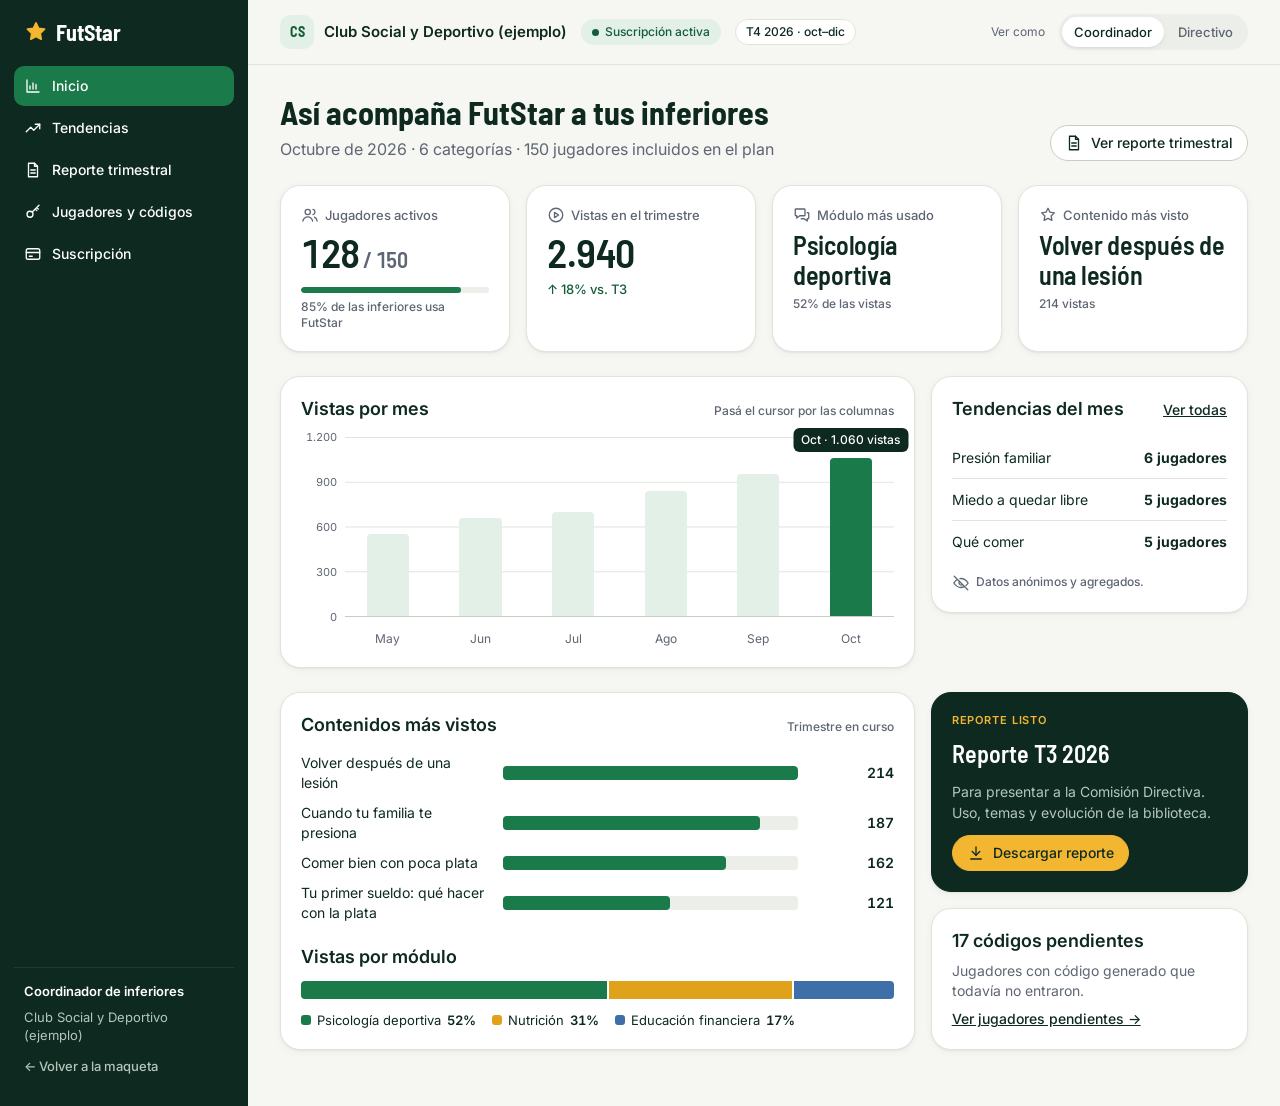
<file: maqueta/club.html>
<!doctype html>
<html lang="es-AR">
<head>
<meta charset="utf-8">
<meta name="viewport" content="width=device-width, initial-scale=1">
<title>FutStar · Panel del club</title>
<meta name="description" content="Maqueta navegable del panel de FutStar para coordinadores y directivos de clubes.">
<link rel="preconnect" href="https://fonts.googleapis.com">
<link rel="preconnect" href="https://fonts.gstatic.com" crossorigin>
<link href="https://fonts.googleapis.com/css2?family=Barlow+Semi+Condensed:wght@600;700&family=Inter:wght@400;500;600&display=swap" rel="stylesheet">
<link rel="stylesheet" href="../assets/css/futstar.css">
<link rel="stylesheet" href="../assets/css/maqueta.css">
</head>
<body class="fs fs--desk">

<div class="panel">
  <nav class="fs-side" aria-label="Menú del panel">
    <span class="brand"><svg class="fs-i"><use href="#i-star"/></svg>FutStar</span>
    <a href="#inicio" data-nav="inicio" data-coord><svg class="fs-i sm"><use href="#i-chart"/></svg>Inicio</a>
    <a href="#tendencias" data-nav="tendencias" data-coord><svg class="fs-i sm"><use href="#i-trend"/></svg>Tendencias</a>
    <a href="#reporte" data-nav="reporte"><svg class="fs-i sm"><use href="#i-file"/></svg>Reporte trimestral</a>
    <a href="#jugadores" data-nav="jugadores" data-coord><svg class="fs-i sm"><use href="#i-key"/></svg>Jugadores y códigos</a>
    <a href="#suscripcion" data-nav="suscripcion"><svg class="fs-i sm"><use href="#i-card"/></svg>Suscripción</a>
    <div class="who"><span id="who-role"><b>Coordinador de inferiores</b></span><span>Club Social y Deportivo (ejemplo)</span></div>
    <a class="demo-link" href="../index.html">← Volver a la maqueta</a>
  </nav>

  <div class="panel-main">
    <header class="topbar">
      <span class="club"><span class="crest">CS</span>Club Social y Deportivo (ejemplo)</span>
      <span class="fs-pill fs-pill--ok">Suscripción activa</span>
      <span class="fs-pill fs-pill--plain">T4 2026 · oct–dic</span>
      <span class="sp"></span>
      <span class="seg-label">Ver como</span>
      <div class="seg" role="group" aria-label="Rol de la demo">
        <button type="button" data-role="coord" class="is-on">Coordinador</button>
        <button type="button" data-role="dir">Directivo</button>
      </div>
    </header>

    <!-- 11 · INICIO -->
    <section class="page" id="p-inicio" hidden>
      <div class="page-head">
        <div><h1 class="fs-h1">Así acompaña FutStar a tus inferiores</h1><p>Octubre de 2026 · 6 categorías · 150 jugadores incluidos en el plan</p></div>
        <a class="fs-btn fs-btn--secondary fs-btn--sm" href="#reporte"><svg class="fs-i sm"><use href="#i-file"/></svg>Ver reporte trimestral</a>
      </div>
      <div class="kpis">
        <div class="fs-card fs-kpi"><span class="label"><svg class="fs-i sm"><use href="#i-users"/></svg>Jugadores activos</span><span class="value">128<small> / 150</small></span><span class="meter"><i style="width:85.3%"></i></span><span class="fs-caption">85% de las inferiores usa FutStar</span></div>
        <div class="fs-card fs-kpi"><span class="label"><svg class="fs-i sm"><use href="#i-play"/></svg>Vistas en el trimestre</span><span class="value">2.940</span><span class="delta">↑ 18% vs. T3</span></div>
        <div class="fs-card fs-kpi"><span class="label"><svg class="fs-i sm"><use href="#m-psico"/></svg>Módulo más usado</span><span class="value txt">Psicología deportiva</span><span class="fs-caption">52% de las vistas</span></div>
        <div class="fs-card fs-kpi"><span class="label"><svg class="fs-i sm"><use href="#i-star"/></svg>Contenido más visto</span><span class="value txt">Volver después de una lesión</span><span class="fs-caption">214 vistas</span></div>
      </div>
      <div class="g-2-1">
        <div class="fs-card">
          <div class="card-title"><span class="fs-h3">Vistas por mes</span><span class="fs-caption">Pasá el cursor por las columnas</span></div>
          <div class="fs-cols" id="cols"></div>
        </div>
        <div class="fs-card">
          <div class="card-title"><span class="fs-h3">Tendencias del mes</span><a class="linkbtn" href="#tendencias">Ver todas</a></div>
          <div class="trend-list"><div><span>Presión familiar</span><b>6 jugadores</b></div><div><span>Miedo a quedar libre</span><b>5 jugadores</b></div><div><span>Qué comer</span><b>5 jugadores</b></div></div>
          <p class="fs-caption" style="margin-top:12px;display:flex;gap:6px"><svg class="fs-i sm"><use href="#i-eye-off"/></svg>Datos anónimos y agregados.</p>
        </div>
      </div>
      <div class="g-2-1">
        <div class="fs-card">
          <div class="card-title"><span class="fs-h3">Contenidos más vistos</span><span class="fs-caption">Trimestre en curso</span></div>
          <div class="fs-bars" id="top-content"></div>
          <div class="fs-h3" style="margin:22px 0 12px">Vistas por módulo</div>
          <div class="fs-stack" role="img" aria-label="Psicología 52%, Nutrición 31%, Educación financiera 17%"><i style="flex:52;background:#1B7A4A"></i><i style="flex:31;background:#E0A21A"></i><i style="flex:17;background:#3E6FA8"></i></div>
          <div class="fs-legend" style="margin-top:12px"><span style="--c:#1B7A4A">Psicología deportiva <b>52%</b></span><span style="--c:#E0A21A">Nutrición <b>31%</b></span><span style="--c:#3E6FA8">Educación financiera <b>17%</b></span></div>
        </div>
        <div class="stack" style="display:flex;flex-direction:column;gap:16px">
          <div class="fs-card fs-card--dark" style="display:flex;flex-direction:column;gap:12px">
            <span class="fs-overline" style="color:#F2B630">Reporte listo</span>
            <span class="fs-h2">Reporte T3 2026</span>
            <p style="color:#B4C6BC;font-size:14px">Para presentar a la Comisión Directiva. Uso, temas y evolución de la biblioteca.</p>
            <button class="fs-btn fs-btn--accent fs-btn--sm" data-download style="align-self:flex-start"><svg class="fs-i sm"><use href="#i-download"/></svg>Descargar reporte</button>
          </div>
          <div class="fs-card" style="display:flex;flex-direction:column;gap:8px">
            <span class="fs-h3">17 códigos pendientes</span>
            <p class="fs-small fs-muted">Jugadores con código generado que todavía no entraron.</p>
            <a class="linkbtn" href="#jugadores">Ver jugadores pendientes →</a>
          </div>
        </div>
      </div>
    </section>

    <!-- 12 · TENDENCIAS -->
    <section class="page" id="p-tendencias" hidden>
      <div class="page-head">
        <div><h1 class="fs-h1">Tendencias</h1><p>Qué temas preocupan a tus inferiores, sin saber quién consultó.</p></div>
        <div class="toolbar">
          <label class="sr" for="t-mes">Mes</label>
          <select id="t-mes" class="fs-select"><option value="oct">Octubre 2026</option><option value="sep">Septiembre 2026</option></select>
          <label class="sr" for="t-cat">Categoría</label>
          <select id="t-cat" class="fs-select"><option value="">Todas las categorías</option><option>4ta</option><option>5ta</option><option>6ta</option><option>7ma</option><option>8va</option><option>9na</option></select>
        </div>
      </div>
      <div class="fs-alert fs-alert--privacy"><svg class="fs-i"><use href="#i-lock"/></svg><span><strong>Los datos son anónimos y agregados.</strong> El club no puede ver mensajes individuales ni identificar consultas.</span></div>
      <div id="t-body">
        <div class="fs-card" style="margin-bottom:16px">
          <div class="insight"><span class="big" id="t-big">6</span><div><div class="fs-h2" id="t-head">jugadores consultaron sobre presión familiar este mes</div><p class="fs-muted fs-small" id="t-sub">Es el tema más consultado de octubre. En septiembre fueron menos de 5.</p></div></div>
        </div>
        <div class="g-2-1">
          <div class="fs-card">
            <div class="card-title"><span class="fs-h3" id="t-title">Temas consultados en octubre</span><span class="fs-caption">Jugadores distintos por tema</span></div>
            <div class="fs-bars" id="t-bars"></div>
            <p class="fs-caption" style="margin-top:16px">Con menos de 5 jugadores mostramos “menos de 5”, para que nadie pueda ser identificado.</p>
          </div>
          <div style="display:flex;flex-direction:column;gap:16px">
            <div class="fs-card">
              <div class="card-title"><span class="fs-h3">Presión familiar</span><span class="fs-caption">Últimos 3 meses</span></div>
              <div class="trend-list"><div><span>Agosto</span><b class="fs-muted" style="font-weight:400">menos de 5</b></div><div><span>Septiembre</span><b class="fs-muted" style="font-weight:400">menos de 5</b></div><div><span>Octubre</span><b>6 jugadores</b></div></div>
            </div>
            <div class="fs-card" style="display:flex;flex-direction:column;gap:10px">
              <span class="fs-h3">Contenido para acompañar el tema</span>
              <p class="fs-small fs-muted">Tus jugadores ya tienen disponibles estos videos sobre presión familiar:</p>
              <div class="trend-list"><div><span>Cuando tu familia te presiona</span><span class="fs-badge fs-badge--new"><svg class="fs-i"><use href="#i-star"/></svg>Nuevo</span></div><div><span>Hablar con tu viejo sin pelear</span><span class="fs-caption">8 min</span></div></div>
              <p class="fs-caption">Sugerencia: una charla grupal con familias puede complementar el contenido.</p>
            </div>
          </div>
        </div>
      </div>
      <div class="fs-card fs-empty" id="t-empty" hidden>
        <span class="ring"><svg class="fs-i lg"><use href="#i-eye-off"/></svg></span>
        <span class="fs-h3">No hay datos suficientes para mostrar esta categoría</span>
        <p>Esta categoría tiene menos de 5 consultas este mes. No mostramos los temas para no identificar a nadie.</p>
        <button class="fs-btn fs-btn--secondary fs-btn--sm" id="t-all">Ver todas las categorías</button>
      </div>
    </section>

    <!-- 13 · REPORTE -->
    <section class="page" id="p-reporte" hidden>
      <div class="ro-banner" data-dir-only hidden><svg class="fs-i"><use href="#i-eye-off"/></svg><span><strong>Solo lectura.</strong> Como directivo podés ver el reporte trimestral y el estado de la suscripción.</span></div>
      <div class="page-head">
        <div><h1 class="fs-h1">Reporte trimestral</h1><p>Para presentar a la Comisión Directiva y decidir la renovación.</p></div>
        <div class="toolbar"><label class="sr" for="r-q">Trimestre</label><select id="r-q" class="fs-select"><option>T3 2026 · jul–sep</option><option>T2 2026 · abr–jun</option><option>T1 2026 · ene–mar</option></select></div>
      </div>
      <div class="g-2-1">
        <article class="doc-prev" aria-label="Vista previa del reporte">
          <div class="dh"><span class="brand"><svg class="fs-i"><use href="#i-star"/></svg>FutStar</span><span class="fs-small fs-muted">Reporte T3 2026 · Club Social y Deportivo (ejemplo)</span></div>
          <div>
            <h2 class="fs-h1" style="margin-bottom:8px">Resumen ejecutivo</h2>
            <p class="fs-body fs-muted">En el tercer trimestre, 128 de los 150 jugadores de inferiores usaron FutStar. Vieron 2.490 contenidos y enviaron 41 consultas anónimas, todas respondidas por profesionales matriculados. La biblioteca sumó 24 contenidos nuevos.</p>
          </div>
          <div class="kp">
            <div><b>85%</b><span>jugadores activos</span></div>
            <div><b>2.490</b><span>vistas</span></div>
            <div><b>41</b><span>consultas respondidas</span></div>
            <div><b>$7.500</b><span>por jugador por trimestre</span></div>
          </div>
          <div class="g-1-1" style="gap:28px">
            <div>
              <h4>Temas más consultados</h4>
              <div class="fs-bars">
                <div class="fs-bar" style="grid-template-columns:120px 1fr 28px"><span>Presión familiar</span><span class="track"><i class="fill" style="width:100%"></i></span><span class="v">11</span></div>
                <div class="fs-bar" style="grid-template-columns:120px 1fr 28px"><span>Qué comer</span><span class="track"><i class="fill" style="width:82%"></i></span><span class="v">9</span></div>
                <div class="fs-bar" style="grid-template-columns:120px 1fr 28px"><span>Quedar libre</span><span class="track"><i class="fill" style="width:64%"></i></span><span class="v">7</span></div>
                <div class="fs-bar" style="grid-template-columns:120px 1fr 28px"><span>Rendimiento</span><span class="track"><i class="fill" style="width:55%"></i></span><span class="v">6</span></div>
              </div>
            </div>
            <div>
              <h4>Evolución de la biblioteca</h4>
              <div class="fs-bars">
                <div class="fs-bar" style="grid-template-columns:60px 1fr 28px"><span>T4 2025</span><span class="track"><i class="fill" style="width:25%;background:#8DBCA4"></i></span><span class="v">24</span></div>
                <div class="fs-bar" style="grid-template-columns:60px 1fr 28px"><span>T1 2026</span><span class="track"><i class="fill" style="width:50%;background:#8DBCA4"></i></span><span class="v">48</span></div>
                <div class="fs-bar" style="grid-template-columns:60px 1fr 28px"><span>T2 2026</span><span class="track"><i class="fill" style="width:75%;background:#8DBCA4"></i></span><span class="v">72</span></div>
                <div class="fs-bar" style="grid-template-columns:60px 1fr 28px"><span>T3 2026</span><span class="track"><i class="fill" style="width:100%"></i></span><span class="v">96</span></div>
              </div>
              <p class="fs-caption" style="margin-top:8px">El contenido anterior sigue disponible: la biblioteca crece cada trimestre.</p>
            </div>
          </div>
          <div>
            <h4>Contenidos nuevos del trimestre (selección)</h4>
            <div class="trend-list">
              <div><span>Volver después de una lesión · Psicología</span><span class="fs-caption">Lic. P. Ferreyra · M.N. 45.218</span></div>
              <div><span>Comer bien con poca plata · Nutrición</span><span class="fs-caption">Lic. M. Sosa · M.N. 7.312</span></div>
              <div><span>Tu primer sueldo · Educación financiera</span><span class="fs-caption">Cdora. J. Ramos · CPCE T° 412 F° 88</span></div>
            </div>
          </div>
          <div>
            <h4>Lo que costaría sin FutStar</h4>
            <p class="fs-small fs-muted">Sumar un psicólogo y un nutricionista a la nómina, aunque sea a medio tiempo, supera varias veces el costo trimestral del plan. Con FutStar el club accede a un equipo interdisciplinario completo por $7.500 por jugador al trimestre.</p>
          </div>
          <div class="foot"><svg class="fs-i sm"><use href="#i-eye-off"/></svg>Los datos son anónimos y agregados. El club no puede ver mensajes individuales ni identificar consultas.</div>
        </article>
        <div style="display:flex;flex-direction:column;gap:16px;position:sticky;top:96px">
          <button class="fs-btn fs-btn--accent fs-btn--block" data-download><svg class="fs-i"><use href="#i-download"/></svg>Descargar reporte trimestral</button>
          <span class="fs-caption" style="text-align:center">PDF · 4 páginas</span>
          <div class="fs-card fs-card--flat" style="display:flex;flex-direction:column;gap:10px">
            <span class="fs-h3">Incluye</span>
            <div class="check-list" style="font-size:14px">
              <div><svg class="fs-i sm" style="color:#1B7A4A"><use href="#i-check"/></svg>Uso y jugadores activos</div>
              <div><svg class="fs-i sm" style="color:#1B7A4A"><use href="#i-check"/></svg>Temas más consultados</div>
              <div><svg class="fs-i sm" style="color:#1B7A4A"><use href="#i-check"/></svg>Contenidos nuevos del trimestre</div>
              <div><svg class="fs-i sm" style="color:#1B7A4A"><use href="#i-check"/></svg>Evolución de la biblioteca</div>
              <div><svg class="fs-i sm" style="color:#1B7A4A"><use href="#i-check"/></svg>Costo por jugador</div>
            </div>
          </div>
          <div class="fs-card fs-card--flat" style="display:flex;flex-direction:column;gap:6px">
            <span class="fs-h3">Pensado para la Comisión Directiva</span>
            <p class="fs-small fs-muted">Una página de resumen con lo necesario para decidir la renovación.</p>
          </div>
        </div>
      </div>
    </section>

    <!-- 14 · JUGADORES -->
    <section class="page" id="p-jugadores" hidden>
      <div class="page-head">
        <div><h1 class="fs-h1">Jugadores y códigos</h1><p>150 cupos · 128 activos · 17 pendientes · 5 inactivos</p></div>
        <div class="toolbar">
          <button class="fs-btn fs-btn--secondary fs-btn--sm" id="add-players"><svg class="fs-i sm"><use href="#i-plus"/></svg>Agregar jugadores</button>
          <button class="fs-btn fs-btn--sm" id="gen-codes"><svg class="fs-i sm"><use href="#i-key"/></svg>Generar códigos</button>
        </div>
      </div>
      <div class="fs-alert fs-alert--info"><svg class="fs-i"><use href="#i-eye-off"/></svg><span><strong>El club ve si cada jugador activó su cuenta, nunca qué mira ni qué consulta.</strong> Solo pedimos nombre y categoría.</span></div>
      <div class="cat-cards" id="cats"></div>
      <div class="fs-card" style="padding:0">
        <div class="toolbar" style="padding:16px">
          <label class="sr" for="p-search">Buscar jugador</label><input id="p-search" class="fs-input" placeholder="Buscar por nombre o código">
          <label class="sr" for="p-state">Estado</label>
          <select id="p-state" class="fs-select"><option value="">Todos los estados</option><option value="ok">Activos</option><option value="wait">Pendientes</option><option value="off">Inactivos</option></select>
          <span class="sp" style="flex:1"></span><span class="fs-caption" id="p-count"></span>
        </div>
        <div class="tbl-wrap">
          <table class="tbl">
            <thead><tr><th>Jugador</th><th>Categoría</th><th>Código</th><th>Estado</th><th></th></tr></thead>
            <tbody id="p-rows"></tbody>
          </table>
        </div>
      </div>
    </section>

    <!-- 15 · SUSCRIPCIÓN -->
    <section class="page" id="p-suscripcion" hidden>
      <div class="ro-banner" data-dir-only hidden><svg class="fs-i"><use href="#i-eye-off"/></svg><span><strong>Solo lectura.</strong> Para cambios en el plan, el coordinador o FutStar.</span></div>
      <div class="page-head"><div><h1 class="fs-h1">Suscripción y facturación</h1><p>Plan único trimestral. El precio depende de la cantidad de jugadores.</p></div></div>
      <div class="g-2-1">
        <div class="fs-card" style="display:flex;flex-direction:column;gap:20px">
          <div class="row between" style="display:flex;justify-content:space-between;align-items:center;gap:12px"><span class="fs-h2">Plan único trimestral</span><span class="fs-pill fs-pill--ok">Activa</span></div>
          <div class="g-3">
            <div class="fs-kpi"><span class="label">Jugadores incluidos</span><span class="value">150</span><span class="fs-caption">6 categorías</span></div>
            <div class="fs-kpi"><span class="label">Precio por trimestre</span><span class="value">$1.125.000</span><span class="fs-caption">IVA incluido</span></div>
            <div class="fs-kpi"><span class="label">Por jugador</span><span class="value">$7.500</span><span class="fs-caption">≈ $2.500 por mes</span></div>
          </div>
          <div class="fs-alert fs-alert--warning"><svg class="fs-i"><use href="#i-clock"/></svg><span>Próxima renovación: <strong>1 de enero de 2027</strong>. Faltan 84 días.</span></div>
        </div>
        <div class="fs-card" style="display:flex;flex-direction:column;gap:12px">
          <span class="fs-h3">Qué incluye</span>
          <div class="check-list" style="font-size:14px">
            <div><svg class="fs-i sm" style="color:#1B7A4A"><use href="#i-check"/></svg>Biblioteca completa para las 6 categorías</div>
            <div><svg class="fs-i sm" style="color:#1B7A4A"><use href="#i-check"/></svg>Asistente 24 h y canal de consultas anónimas</div>
            <div><svg class="fs-i sm" style="color:#1B7A4A"><use href="#i-check"/></svg>Protocolo de derivación profesional</div>
            <div><svg class="fs-i sm" style="color:#1B7A4A"><use href="#i-check"/></svg>Reporte trimestral para la Comisión Directiva</div>
            <div><svg class="fs-i sm" style="color:#1B7A4A"><use href="#i-check"/></svg>Contenido nuevo cada trimestre</div>
          </div>
          <span class="fs-caption">Contacto: clubes@futstar.com.ar (ejemplo)</span>
        </div>
      </div>
      <div class="fs-card" style="padding:0">
        <div class="card-title" style="padding:18px 18px 0"><span class="fs-h3">Historial de facturación</span></div>
        <div class="tbl-wrap">
          <table class="tbl">
            <thead><tr><th>Período</th><th>Fecha</th><th class="num">Monto</th><th>Estado</th><th></th></tr></thead>
            <tbody id="inv-rows"></tbody>
          </table>
        </div>
      </div>
    </section>
  </div>
</div>

<!-- Modal: generar códigos -->
<div class="modal-back" id="modal-codes" hidden>
  <div class="modal" role="dialog" aria-modal="true" aria-labelledby="mc-t">
    <div class="row between" style="display:flex;justify-content:space-between;align-items:center"><h2 class="fs-h2" id="mc-t">Generar códigos de acceso</h2><button class="fs-iconbtn" data-close aria-label="Cerrar">✕</button></div>
    <div id="mc-step1" style="display:flex;flex-direction:column;gap:16px">
      <p class="fs-small fs-muted">Cada código sirve una sola vez. El jugador lo usa para entrar a la app sin dar datos personales.</p>
      <div class="fs-field"><label for="mc-cat">Categoría</label><select id="mc-cat" class="fs-select"><option>4ta</option><option>5ta</option><option>6ta</option><option selected>7ma</option><option>8va</option><option>9na</option></select></div>
      <div class="fs-field"><label for="mc-n">Cantidad de códigos</label><input id="mc-n" class="fs-input" type="number" min="1" max="25" value="3"><span class="fs-hint">En 7ma queda 1 cupo libre y hay 4 códigos pendientes para reenviar.</span></div>
      <button class="fs-btn" id="mc-go">Generar códigos</button>
    </div>
    <div id="mc-step2" hidden style="display:flex;flex-direction:column;gap:16px">
      <div class="fs-alert fs-alert--success"><svg class="fs-i"><use href="#i-check"/></svg><span>Listo. Compartí cada código con un jugador.</span></div>
      <div class="codes" id="mc-codes"></div>
      <div style="display:flex;gap:10px"><button class="fs-btn fs-btn--secondary" id="mc-copy"><svg class="fs-i sm"><use href="#i-copy"/></svg>Copiar todos</button><button class="fs-btn" data-close>Listo</button></div>
    </div>
  </div>
</div>

<div class="toast" id="toast" role="status"><svg class="fs-i sm"><use href="#i-check"/></svg><span></span></div>

<script src="../assets/js/icons.js"></script>
<script src="../assets/js/datos.js"></script>
<script src="../assets/js/club.js"></script>
</body>
</html>
</file>
<file: docs/docs.css>
/* FutStar — estilos de los documentos de proceso (etapas 1 a 3) */
:root {
  --verde: #1B7A4A;
  --verde-claro: #E3F0E8;
  --noche: #0E2A20;
  --dorado: #F2B630;
  --dorado-claro: #FDF3D9;
  --hueso: #F6F7F2;
  --gris: #6B7280;
  --linea: #DDE2DA;
  --blanco: #FFFFFF;
  --ayuda: #C2410C;
  --ayuda-claro: #FDEBDD;
  --radio: 16px;
  --sombra: 0 1px 2px rgba(14, 42, 32, .06), 0 4px 16px rgba(14, 42, 32, .05);
  /* superficies oscuras fijas (hero, tarjeta FutStar) y textos derivados */
  --ink: #0E2A20;
  --ink-text: #F6F7F2;
  --ink-muted: #B4C6BC;
  --on-gold: #0E2A20;
  --oro-texto: #8A6200;
  --chip: #ECEEE9;
  --th: #FAFBF8;
  --apagado: #B6BCB4;
  --top-bg: rgba(246, 247, 242, .92);
}
@media (prefers-color-scheme: dark) {
  :root:not([data-theme="light"]) {
    --verde: #4CC388; --verde-claro: #13301F; --noche: #E8EEE9; --dorado-claro: #3A2F12;
    --hueso: #0B1A14; --gris: #9AA7A0; --linea: #24382F; --blanco: #11231B;
    --ayuda: #FB8A54; --ayuda-claro: #3B1E12; --sombra: none;
    --ink: #1F4D38; --ink-muted: #A9C2B5; --oro-texto: #F2C860; --chip: #1C2E26;
    --th: #142820; --apagado: #4A5B53; --top-bg: rgba(11, 26, 20, .92);
    color-scheme: dark;
  }
}
:root[data-theme="dark"] {
  --verde: #4CC388; --verde-claro: #13301F; --noche: #E8EEE9; --dorado-claro: #3A2F12;
  --hueso: #0B1A14; --gris: #9AA7A0; --linea: #24382F; --blanco: #11231B;
  --ayuda: #FB8A54; --ayuda-claro: #3B1E12; --sombra: none;
  --ink: #1F4D38; --ink-muted: #A9C2B5; --oro-texto: #F2C860; --chip: #1C2E26;
  --th: #142820; --apagado: #4A5B53; --top-bg: rgba(11, 26, 20, .92);
  color-scheme: dark;
}

* { box-sizing: border-box; }
html { scroll-behavior: smooth; }
body {
  margin: 0;
  background: var(--hueso);
  color: var(--noche);
  font: 400 16px/1.6 "Inter", system-ui, sans-serif;
}
h1, h2, h3, h4 {
  font-family: "Barlow Semi Condensed", "Inter", sans-serif;
  font-weight: 700;
  line-height: 1.1;
  margin: 0 0 .5em;
}
h1 { font-size: clamp(2.2rem, 6vw, 3.6rem); }
h2 { font-size: clamp(1.7rem, 4vw, 2.4rem); }
h3 { font-size: 1.35rem; font-weight: 600; }
h4 { font-size: 1.1rem; font-weight: 600; }
p { margin: 0 0 1em; }
a { color: var(--verde); }
small, .muted { color: var(--gris); }

/* Encabezado */
.top {
  position: sticky; top: env(safe-area-inset-top, 0px); z-index: 10;
  background: var(--top-bg);
  backdrop-filter: blur(8px);
  border-bottom: 1px solid var(--linea);
}
.top .wrap { display: flex; align-items: center; gap: 24px; padding-top: 12px; padding-bottom: 12px; }
.logo {
  font-family: "Barlow Semi Condensed", sans-serif; font-weight: 700; font-size: 1.4rem;
  color: var(--noche); text-decoration: none; display: flex; align-items: center; gap: 8px;
}
.logo .star { color: var(--dorado); }
.top nav { display: flex; gap: 18px; overflow-x: auto; font-size: .9rem; margin-left: auto; }
.top nav a { color: var(--gris); text-decoration: none; white-space: nowrap; }
.top nav a:hover { color: var(--verde); }

.wrap { max-width: 1120px; margin: 0 auto; padding-left: 16px; padding-right: 16px; }
section { padding: 56px 0; border-bottom: 1px solid var(--linea); }
section:last-of-type { border-bottom: 0; }

/* Portada */
.hero { background: var(--ink); color: var(--ink-text); padding: 72px 0 56px; border: 0; }
.hero .eyebrow { color: var(--dorado); }
.hero p { color: var(--ink-muted); max-width: 720px; font-size: 1.1rem; }
.eyebrow {
  font: 600 .8rem/1 "Inter", sans-serif; letter-spacing: .12em; text-transform: uppercase;
  color: var(--verde); margin-bottom: 14px; display: block;
}
.lead { font-size: 1.1rem; color: var(--gris); max-width: 760px; }

/* Grillas y tarjetas */
.grid { display: grid; gap: 16px; }
.g2 { grid-template-columns: repeat(auto-fit, minmax(300px, 1fr)); }
.g3 { grid-template-columns: repeat(auto-fit, minmax(260px, 1fr)); }
.g4 { grid-template-columns: repeat(auto-fit, minmax(220px, 1fr)); }
.card {
  background: var(--blanco); border: 1px solid var(--linea); border-radius: var(--radio);
  padding: 22px; box-shadow: var(--sombra);
}
.card h3 { margin-top: 0; }
.card ul { margin: 0; padding-left: 1.1em; }
.card li { margin-bottom: .3em; }
.card.dark { background: var(--ink); color: var(--ink-text); border-color: var(--ink); }
.card.dark .muted { color: var(--ink-muted); }

.tag {
  display: inline-block; font: 500 .75rem/1 "Inter", sans-serif; padding: 6px 10px;
  border-radius: 999px; background: var(--verde-claro); color: var(--verde); margin: 0 4px 6px 0;
}
.tag.oro { background: var(--dorado-claro); color: var(--oro-texto); }
.tag.noche { background: var(--ink); color: var(--ink-text); }
.tag.ayuda { background: var(--ayuda-claro); color: var(--ayuda); }
.tag.gris { background: var(--chip); color: var(--gris); }

.role-head { display: flex; align-items: center; gap: 12px; margin-bottom: 12px; }
.role-icon {
  width: 44px; height: 44px; border-radius: 12px; display: grid; place-items: center;
  background: var(--verde-claro); color: var(--verde); flex: none;
}
.role-icon svg { width: 24px; height: 24px; }
.role-head h3 { margin: 0; }
.role-head small { display: block; }
.can, .cant { font-size: .92rem; }
.can strong, .cant strong { display: block; font-size: .8rem; text-transform: uppercase; letter-spacing: .06em; margin: 12px 0 4px; }
.can strong { color: var(--verde); }
.cant strong { color: var(--gris); }

/* Tablas */
.table-scroll { overflow-x: auto; border: 1px solid var(--linea); border-radius: var(--radio); background: var(--blanco); }
table { border-collapse: collapse; width: 100%; font-size: .92rem; min-width: 640px; }
th, td { padding: 12px 14px; text-align: left; border-bottom: 1px solid var(--linea); vertical-align: top; }
th { font-weight: 600; background: var(--th); font-size: .8rem; text-transform: uppercase; letter-spacing: .05em; color: var(--gris); }
tr:last-child td { border-bottom: 0; }
td.c { text-align: center; }
.si { color: var(--verde); font-weight: 600; }
.no { color: var(--apagado); }
.ro { color: var(--oro-texto); font-weight: 500; }

/* Frontera de privacidad */
.privacy { display: grid; grid-template-columns: 1fr auto 1fr auto 1fr; gap: 12px; align-items: stretch; }
.privacy .zone { border-radius: var(--radio); padding: 20px; }
.privacy .zone h4 { margin-bottom: 8px; }
.privacy .zone ul { margin: 0; padding-left: 1.1em; font-size: .92rem; }
.z-jugador { background: var(--verde-claro); }
.z-futstar { background: var(--ink); color: var(--ink-text); }
.z-club { background: var(--blanco); border: 1px dashed var(--gris); }
.privacy .arrow {
  display: grid; place-items: center; text-align: center; font-size: .75rem; color: var(--gris);
  max-width: 120px;
}
.privacy .arrow span { display: block; font-size: 1.6rem; color: var(--verde); line-height: 1; }
.privacy .arrow.filter span { color: var(--dorado); }
@media (max-width: 860px) {
  .privacy { grid-template-columns: 1fr; }
  .privacy .arrow { max-width: none; }
  .privacy .arrow span { transform: rotate(90deg); }
}

/* Árbol de arquitectura */
.tree { list-style: none; margin: 0; padding: 0; font-size: .93rem; }
.tree ul { list-style: none; margin: 4px 0 4px 10px; padding-left: 14px; border-left: 2px solid var(--linea); }
.tree li { margin: 4px 0; }
.tree .n { font-weight: 600; }
.tree .num {
  display: inline-grid; place-items: center; min-width: 22px; height: 22px; padding: 0 5px; border-radius: 6px;
  background: var(--ink); color: var(--ink-text); font: 600 .72rem/1 "Inter", sans-serif; margin-right: 6px;
}
.tree .num.opt { background: var(--dorado); color: var(--on-gold); }

/* Flujos */
.flow { margin-bottom: 28px; }
.flow h4 { margin-bottom: 4px; }
.flow p { color: var(--gris); font-size: .93rem; margin-bottom: 12px; }
.steps { display: flex; flex-wrap: wrap; align-items: center; gap: 8px; }
.step {
  background: var(--blanco); border: 1px solid var(--linea); border-radius: 12px;
  padding: 10px 14px; font-size: .9rem; box-shadow: var(--sombra);
}
.step b { display: block; font-size: .72rem; color: var(--gris); font-weight: 500; text-transform: uppercase; letter-spacing: .05em; }
.step.key { border-color: var(--verde); }
.step.help { border-color: var(--ayuda); background: var(--ayuda-claro); }
.step.priv { border-color: var(--dorado); background: var(--dorado-claro); }
.steps .to { color: var(--gris); }
.branch { margin: 10px 0 0 18px; padding-left: 14px; border-left: 2px dashed var(--linea); }

/* Decisiones */
.decision { display: grid; grid-template-columns: 200px 1fr; gap: 20px; padding: 22px 0; border-top: 1px solid var(--linea); }
.decision:first-of-type { border-top: 0; }
.decision .dato {
  font-family: "Barlow Semi Condensed", sans-serif; font-weight: 700; font-size: 2.6rem; color: var(--verde); line-height: 1;
}
.decision .dato small { display: block; font: 400 .85rem/1.4 "Inter", sans-serif; color: var(--gris); margin-top: 6px; }
.decision h4 { margin-bottom: 6px; }
.decision ul { margin: 0; padding-left: 1.1em; }
@media (max-width: 700px) { .decision { grid-template-columns: 1fr; gap: 8px; } }

/* Fichas de pantalla */
.screen { background: var(--blanco); border: 1px solid var(--linea); border-radius: var(--radio); padding: 22px; box-shadow: var(--sombra); }
.screen header { display: flex; gap: 12px; align-items: baseline; margin-bottom: 10px; }
.screen .id { font: 700 1.6rem/1 "Barlow Semi Condensed", sans-serif; color: var(--verde); }
.screen .id.opt { color: var(--oro-texto); }
.screen h3 { margin: 0; }
.screen .platform { font-size: .8rem; color: var(--gris); }
.screen dl { margin: 0; font-size: .92rem; }
.screen dt { font-weight: 600; font-size: .75rem; text-transform: uppercase; letter-spacing: .06em; color: var(--gris); margin-top: 12px; }
.screen dd { margin: 4px 0 0; }
.screen .tags { margin-top: 14px; }

.note {
  border-left: 4px solid var(--dorado); background: var(--dorado-claro); padding: 14px 18px;
  border-radius: 0 12px 12px 0; font-size: .95rem; margin: 20px 0;
}
.note.verde { border-color: var(--verde); background: var(--verde-claro); }

.legend { display: flex; flex-wrap: wrap; gap: 6px; margin: 12px 0 24px; }

footer.doc { padding: 40px 0; color: var(--gris); font-size: .9rem; }
.next {
  display: inline-flex; align-items: center; gap: 8px; background: var(--dorado); color: var(--on-gold);
  padding: 12px 20px; border-radius: 999px; text-decoration: none; font-weight: 600;
}
.tag.borde { background: transparent; border: 1px solid var(--verde); color: var(--verde); padding: 5px 9px; }
</file>
<file: assets/css/futstar.css>
/* ==========================================================================
   FutStar — sistema de diseño (Etapa 3)
   Tokens y componentes del producto. Todo vive bajo .fs para que el producto
   conserve su aspecto (claro) dentro de cualquier página.
   ========================================================================== */

.fs {
  /* Marca */
  --fs-verde: #1B7A4A;        /* color principal: acciones, enlaces, selección */
  --fs-verde-700: #145C38;    /* hover y texto verde sobre verde claro */
  --fs-verde-900: #0F4329;
  --fs-verde-100: #E3F0E8;    /* fondos suaves, selección */
  --fs-verde-50: #EEF5F0;
  --fs-noche: #0E2A20;        /* texto principal y superficies oscuras */
  --fs-noche-80: #1E3D31;
  --fs-dorado: #F2B630;       /* acento: CTA clave y “Nuevo este trimestre” */
  --fs-dorado-100: #FCEDCB;
  --fs-dorado-700: #85641A;   /* texto dorado sobre claro */
  --fs-hueso: #F6F7F2;        /* fondo general */
  --fs-blanco: #FFFFFF;       /* superficies: tarjetas, campos */
  --fs-gris: #6B7280;         /* íconos y textos secundarios de 14px o más */
  --fs-gris-texto: #5E6573;   /* texto secundario chico (contraste AA sobre hueso) */
  --fs-linea: #E1E4DD;
  --fs-linea-fuerte: #C9CEC5;
  --fs-pista: #ECEEE9;        /* pistas de barras, fondos de chips */
  /* Ayuda: el único rojo del producto */
  --fs-ayuda: #C2410C;
  --fs-ayuda-700: #9A3412;
  --fs-ayuda-100: #FDEBDD;
  /* Datos (gráficos del panel) */
  --fs-dato-1: #1B7A4A;       /* Psicología deportiva / serie única */
  --fs-dato-2: #E0A21A;       /* Nutrición */
  --fs-dato-3: #3E6FA8;       /* Educación financiera */

  /* Tipografía */
  --fs-display: "Barlow Semi Condensed", "Arial Narrow", system-ui, sans-serif;
  --fs-texto: "Inter", system-ui, -apple-system, "Segoe UI", sans-serif;

  /* Espaciado (base 4) */
  --fs-1: 4px; --fs-2: 8px; --fs-3: 12px; --fs-4: 16px; --fs-5: 20px; --fs-6: 24px; --fs-8: 32px; --fs-12: 48px; --fs-16: 64px;

  /* Bordes */
  --fs-r-sm: 8px;   /* chips chicos, badges cuadrados, miniaturas */
  --fs-r: 12px;     /* campos, tarjetas compactas */
  --fs-r-lg: 20px;  /* tarjetas grandes */
  --fs-r-xl: 28px;  /* hojas inferiores y contenedores destacados */
  --fs-r-full: 999px;

  /* Sombras: solo dos niveles */
  --fs-sombra-1: 0 1px 2px rgba(14, 42, 32, .06), 0 2px 8px rgba(14, 42, 32, .04);
  --fs-sombra-2: 0 12px 32px rgba(14, 42, 32, .14);

  color-scheme: light;
  color: var(--fs-noche);
  font: 400 16px/1.5 var(--fs-texto);
  -webkit-font-smoothing: antialiased;
}
.fs *, .fs *::before, .fs *::after { box-sizing: border-box; }

/* Íconos */
.fs-i { width: 24px; height: 24px; flex: none; display: inline-block; vertical-align: middle;
  fill: none; stroke: currentColor; stroke-width: 1.75; stroke-linecap: round; stroke-linejoin: round; }
.fs-i.sm { width: 18px; height: 18px; }
.fs-i.lg { width: 32px; height: 32px; }

/* ---------- Tipografía ---------- */
.fs-display { font: 700 32px/36px var(--fs-display); letter-spacing: -.01em; text-wrap: balance; }
.fs-h1 { font: 700 26px/30px var(--fs-display); text-wrap: balance; }
.fs-h2 { font: 600 20px/24px var(--fs-display); }
.fs-h3 { font: 600 17px/22px var(--fs-texto); }
.fs-body { font: 400 16px/24px var(--fs-texto); }
.fs-small { font: 400 14px/20px var(--fs-texto); }
.fs-caption { font: 500 12px/16px var(--fs-texto); color: var(--fs-gris-texto); }
.fs-overline { font: 600 11px/14px var(--fs-texto); letter-spacing: .08em; text-transform: uppercase; color: var(--fs-gris-texto); }
.fs-muted { color: var(--fs-gris-texto); }
.fs-num { font-variant-numeric: tabular-nums; }
.fs--desk .fs-display { font-size: 48px; line-height: 52px; }
.fs--desk .fs-h1 { font-size: 32px; line-height: 38px; }
.fs--desk .fs-h2 { font-size: 24px; line-height: 30px; }
.fs--desk .fs-h3 { font-size: 18px; line-height: 24px; }

/* ---------- Botones ---------- */
.fs-btn {
  --b-bg: var(--fs-verde); --b-fg: var(--fs-blanco); --b-bd: var(--fs-verde);
  display: inline-flex; align-items: center; justify-content: center; gap: 8px;
  min-height: 48px; padding: 0 22px; border-radius: var(--fs-r-full);
  background: var(--b-bg); color: var(--b-fg); border: 1.5px solid var(--b-bd);
  font: 500 16px/20px var(--fs-texto); text-decoration: none; cursor: pointer;
  transition: background .15s ease, border-color .15s ease, transform .1s ease;
}
.fs-btn:hover { --b-bg: var(--fs-verde-700); --b-bd: var(--fs-verde-700); }
.fs-btn:active { transform: scale(.98); }
.fs-btn:focus-visible { outline: 3px solid var(--fs-dorado); outline-offset: 2px; }
.fs-btn--block { display: flex; width: 100%; }
.fs-btn--sm { min-height: 36px; padding: 0 14px; font-size: 14px; }
.fs-btn--accent { --b-bg: var(--fs-dorado); --b-fg: var(--fs-noche); --b-bd: var(--fs-dorado); }
.fs-btn--accent:hover { --b-bg: #E5A81F; --b-bd: #E5A81F; }
.fs-btn--secondary { --b-bg: var(--fs-blanco); --b-fg: var(--fs-verde); --b-bd: var(--fs-linea-fuerte); }
.fs-btn--secondary:hover { --b-bg: var(--fs-verde-50); --b-bd: var(--fs-verde); }
.fs-btn--ghost { --b-bg: transparent; --b-fg: var(--fs-verde); --b-bd: transparent; padding: 0 10px; }
.fs-btn--ghost:hover { --b-bg: var(--fs-verde-50); --b-bd: transparent; }
.fs-btn--help { --b-bg: var(--fs-ayuda); --b-fg: var(--fs-blanco); --b-bd: var(--fs-ayuda); }
.fs-btn--help:hover { --b-bg: var(--fs-ayuda-700); --b-bd: var(--fs-ayuda-700); }
.fs-btn--help-soft { --b-bg: var(--fs-blanco); --b-fg: var(--fs-ayuda); --b-bd: var(--fs-ayuda); }
.fs-btn--help-soft:hover { --b-bg: var(--fs-ayuda-100); --b-bd: var(--fs-ayuda); }
.fs-btn[disabled], .fs-btn.is-disabled { --b-bg: var(--fs-pista); --b-fg: #8C928E; --b-bd: var(--fs-pista); cursor: not-allowed; transform: none; }
.fs-iconbtn { width: 44px; height: 44px; border-radius: var(--fs-r-full); display: inline-grid; place-items: center; border: 1.5px solid var(--fs-linea); background: var(--fs-blanco); color: var(--fs-noche); cursor: pointer; }
.fs-iconbtn.is-on { color: var(--fs-verde); border-color: var(--fs-verde); background: var(--fs-verde-50); }

/* ---------- Badges y pills ---------- */
.fs-badge {
  display: inline-flex; align-items: center; gap: 4px; padding: 3px 8px 3px 6px; border-radius: var(--fs-r-full);
  font: 600 11px/14px var(--fs-texto); letter-spacing: .04em; text-transform: uppercase; white-space: nowrap;
}
.fs-badge .fs-i { width: 12px; height: 12px; }
.fs-badge--new { background: var(--fs-dorado); color: var(--fs-noche); }
.fs-badge--new .fs-i { fill: currentColor; }
.fs-badge--module { background: var(--fs-verde-100); color: var(--fs-verde-700); padding-left: 8px; }
.fs-pill { display: inline-flex; align-items: center; gap: 6px; padding: 4px 10px; border-radius: var(--fs-r-full); font: 500 12px/16px var(--fs-texto); white-space: nowrap; border: 1px solid transparent; }
.fs-pill::before { content: ""; width: 7px; height: 7px; border-radius: 50%; background: currentColor; }
.fs-pill--ok { background: var(--fs-verde-100); color: var(--fs-verde-700); }
.fs-pill--wait { background: var(--fs-dorado-100); color: var(--fs-dorado-700); }
.fs-pill--off { background: var(--fs-pista); color: var(--fs-gris-texto); }
.fs-pill--dark { background: var(--fs-noche); color: var(--fs-blanco); }
.fs-pill--plain { background: var(--fs-blanco); color: var(--fs-noche); border-color: var(--fs-linea); }
.fs-pill--plain::before { display: none; }

/* ---------- Campos ---------- */
.fs-field { display: flex; flex-direction: column; gap: 6px; }
.fs-field label { font: 500 14px/20px var(--fs-texto); }
.fs-input {
  width: 100%; min-height: 48px; padding: 12px 14px; border-radius: var(--fs-r); border: 1.5px solid var(--fs-linea-fuerte);
  background: var(--fs-blanco); color: var(--fs-noche); font: 400 16px/22px var(--fs-texto);
}
.fs-input::placeholder { color: #8C928E; }
.fs-input:focus, .fs-input.is-focus { outline: none; border-color: var(--fs-verde); box-shadow: 0 0 0 3px var(--fs-verde-100); }
.fs-input.is-error { border-color: var(--fs-ayuda); }
.fs-input[disabled] { background: var(--fs-pista); color: #8C928E; }
.fs-input--code { font: 600 20px/24px ui-monospace, "SFMono-Regular", Menlo, monospace; letter-spacing: .14em; text-transform: uppercase; text-align: center; }
textarea.fs-input { min-height: 120px; resize: vertical; }
.fs-hint { font: 400 13px/18px var(--fs-texto); color: var(--fs-gris-texto); display: flex; gap: 6px; align-items: flex-start; }
.fs-hint.is-error { color: var(--fs-ayuda-700); }
.fs-hint .fs-i { width: 16px; height: 16px; margin-top: 1px; }

/* ---------- Chips de situación y filtros ---------- */
.fs-sit {
  display: flex; align-items: center; gap: 10px; padding: 12px; min-height: 56px;
  border-radius: var(--fs-r); background: var(--fs-blanco); border: 1.5px solid var(--fs-linea);
  font: 500 14px/18px var(--fs-texto); color: var(--fs-noche); text-align: left; cursor: pointer;
}
.fs-sit .ico { width: 36px; height: 36px; border-radius: 10px; display: grid; place-items: center; background: var(--fs-verde-50); color: var(--fs-verde); flex: none; }
.fs-sit:hover { border-color: var(--fs-verde); }
.fs-sit.is-on { background: var(--fs-noche); border-color: var(--fs-noche); color: var(--fs-blanco); }
.fs-sit.is-on .ico { background: var(--fs-noche-80); color: var(--fs-dorado); }
.fs-filter { display: inline-flex; align-items: center; gap: 6px; padding: 7px 14px; border-radius: var(--fs-r-full); border: 1.5px solid var(--fs-linea); background: var(--fs-blanco); font: 500 14px/18px var(--fs-texto); white-space: nowrap; cursor: pointer; color: var(--fs-noche); }
.fs-filter.is-on { background: var(--fs-verde); border-color: var(--fs-verde); color: var(--fs-blanco); }

/* ---------- Tarjetas ---------- */
.fs-card { background: var(--fs-blanco); border-radius: var(--fs-r-lg); border: 1px solid var(--fs-linea); padding: var(--fs-5); box-shadow: var(--fs-sombra-1); }
.fs-card--flat { box-shadow: none; }
.fs-card--dark { background: var(--fs-noche); border-color: var(--fs-noche); color: var(--fs-blanco); }

/* Tarjeta de video */
.fs-video { display: flex; flex-direction: column; gap: 10px; color: inherit; text-decoration: none; }
.fs-thumb { position: relative; aspect-ratio: 16 / 9; max-width: 100%; border-radius: var(--fs-r); overflow: hidden; background: var(--fs-noche-80); }
.fs-thumb img { width: 100%; height: 100%; object-fit: cover; display: block; }
.fs-thumb .dur { position: absolute; right: 8px; bottom: 8px; background: rgba(14, 42, 32, .85); color: var(--fs-blanco); font: 600 12px/16px var(--fs-texto); padding: 2px 7px; border-radius: 6px; }
.fs-thumb .fs-badge { position: absolute; left: 8px; top: 8px; }
.fs-thumb .play { position: absolute; inset: 0; margin: auto; width: 48px; height: 48px; border-radius: 50%; background: rgba(246, 247, 242, .92); display: grid; place-items: center; color: var(--fs-noche); }
.fs-video .title { font: 600 16px/21px var(--fs-texto); }
.fs-byline { display: flex; align-items: center; gap: 8px; font: 400 13px/18px var(--fs-texto); color: var(--fs-gris-texto); }
.fs-byline .who { color: var(--fs-noche); font-weight: 500; }
.fs-avatar { width: 28px; height: 28px; border-radius: 50%; object-fit: cover; background: var(--fs-verde-100); flex: none; display: grid; place-items: center; color: var(--fs-verde-700); font: 600 12px/1 var(--fs-texto); }
.fs-avatar--lg { width: 56px; height: 56px; font-size: 18px; }
.fs-video--row { flex-direction: row; align-items: center; }
.fs-video--row .fs-thumb { width: 128px; flex: none; }

/* Tarjeta de especialista */
.fs-specialist { display: flex; flex-direction: column; gap: 12px; }
.fs-specialist .head { display: flex; gap: 12px; align-items: center; }
.fs-specialist .name { font: 600 17px/22px var(--fs-texto); }
.fs-specialist .role { font: 400 14px/20px var(--fs-texto); color: var(--fs-gris-texto); }
.fs-mat { display: inline-flex; align-items: center; gap: 6px; font: 600 12px/16px var(--fs-texto); color: var(--fs-verde-700); background: var(--fs-verde-50); border-radius: var(--fs-r-sm); padding: 4px 8px; align-self: flex-start; }
.fs-mat .fs-i { width: 14px; height: 14px; }

/* ---------- Alertas ---------- */
.fs-alert { display: flex; gap: 12px; align-items: flex-start; padding: 14px 16px; border-radius: var(--fs-r); font: 400 14px/20px var(--fs-texto); }
.fs-alert .fs-i { margin-top: -1px; }
.fs-alert strong { font-weight: 600; }
.fs-alert--privacy { background: var(--fs-noche); color: var(--fs-blanco); }
.fs-alert--privacy .fs-i { color: var(--fs-dorado); }
.fs-alert--info { background: var(--fs-verde-50); color: var(--fs-noche); }
.fs-alert--info .fs-i { color: var(--fs-verde); }
.fs-alert--success { background: var(--fs-verde-100); color: var(--fs-verde-900); }
.fs-alert--success .fs-i { color: var(--fs-verde); }
.fs-alert--warning { background: var(--fs-dorado-100); color: var(--fs-noche); }
.fs-alert--warning .fs-i { color: var(--fs-dorado-700); }
.fs-alert--help { background: var(--fs-ayuda-100); color: var(--fs-noche); }
.fs-alert--help .fs-i { color: var(--fs-ayuda); }
.fs-alert--ai { background: var(--fs-blanco); color: var(--fs-noche); border: 1.5px dashed var(--fs-linea-fuerte); }
.fs-alert--ai .fs-i { color: var(--fs-gris); }

/* ---------- Estados vacíos ---------- */
.fs-empty { display: flex; flex-direction: column; align-items: center; text-align: center; gap: 10px; padding: 28px 20px; }
.fs-empty .ring { width: 64px; height: 64px; border-radius: 50%; background: var(--fs-verde-50); color: var(--fs-verde); display: grid; place-items: center; }
.fs-empty p { margin: 0; max-width: 32ch; color: var(--fs-gris-texto); font-size: 14px; line-height: 20px; }

/* ---------- Navegación ---------- */
.fs-tabbar { display: grid; grid-template-columns: repeat(5, 1fr); background: var(--fs-blanco); border-top: 1px solid var(--fs-linea); padding: 8px 4px calc(10px + env(safe-area-inset-bottom, 0px)); }
.fs-tab { display: flex; flex-direction: column; align-items: center; gap: 3px; font: 500 11px/14px var(--fs-texto); color: var(--fs-gris); text-decoration: none; padding: 4px 0; }
.fs-tab.is-on { color: var(--fs-verde); }
.fs-tab.is-on .fs-i { stroke-width: 2.25; }
.fs-appbar { display: flex; align-items: center; justify-content: space-between; gap: 12px; padding: 12px 16px; }
.fs-side { display: flex; flex-direction: column; gap: 2px; padding: 20px 14px; background: var(--fs-noche); color: var(--fs-blanco); min-height: 100%; }
.fs-side .brand { display: flex; align-items: center; gap: 8px; font: 700 22px/1 var(--fs-display); padding: 0 10px 20px; }
.fs-side .brand .fs-i { color: var(--fs-dorado); fill: var(--fs-dorado); }
.fs-side a { display: flex; align-items: center; gap: 10px; padding: 10px; border-radius: 10px; color: #B4C6BC; text-decoration: none; font: 500 14px/20px var(--fs-texto); }
.fs-side a:hover { background: var(--fs-noche-80); color: var(--fs-blanco); }
.fs-side a.is-on { background: var(--fs-verde); color: var(--fs-blanco); }
.fs-side a.is-locked { opacity: .45; pointer-events: none; }

/* ---------- Datos del panel ---------- */
.fs-kpi { display: flex; flex-direction: column; gap: 6px; }
.fs-kpi .label { font: 500 13px/18px var(--fs-texto); color: var(--fs-gris-texto); display: flex; gap: 6px; align-items: center; }
.fs-kpi .value { font: 600 40px/44px var(--fs-display); font-variant-numeric: tabular-nums; letter-spacing: -.01em; }
.fs-kpi .value small { font-size: 22px; color: var(--fs-gris-texto); font-weight: 600; }
.fs-kpi .delta { font: 500 13px/18px var(--fs-texto); color: var(--fs-verde-700); }
.fs-kpi .meter { height: 6px; border-radius: 3px; background: var(--fs-pista); overflow: hidden; }
.fs-kpi .meter i { display: block; height: 100%; background: var(--fs-verde); border-radius: 3px; }

.fs-bars { display: flex; flex-direction: column; gap: 10px; }
.fs-bar { display: grid; grid-template-columns: minmax(120px, 190px) 1fr 84px; gap: 12px; align-items: center; font: 400 14px/20px var(--fs-texto); position: relative; }
.fs-bar .track { height: 14px; border-radius: 4px; background: var(--fs-pista); overflow: hidden; }
.fs-bar .fill { display: block; height: 100%; background: var(--fs-dato-1); border-radius: 0 4px 4px 0; }
.fs-bar .v { font-variant-numeric: tabular-nums; font-weight: 600; text-align: right; }
.fs-bar.is-low .fill { background: repeating-linear-gradient(135deg, var(--fs-linea-fuerte) 0 3px, transparent 3px 7px); }
.fs-bar.is-low .v { font-weight: 400; color: var(--fs-gris-texto); font-size: 13px; }
.fs-bar[data-tip]:hover .track { outline: 2px solid var(--fs-verde-100); }

.fs-cols { display: grid; grid-template-columns: 36px 1fr; gap: 8px; }
.fs-cols .y { height: 180px; display: flex; flex-direction: column; justify-content: space-between; font: 400 11px/1 var(--fs-texto); color: var(--fs-gris-texto); text-align: right; font-variant-numeric: tabular-nums; }
.fs-cols .y span { height: 0; line-height: 0; }
.fs-cols .plot { position: relative; height: 180px; display: flex; align-items: flex-end; gap: 10%; padding: 0 4%; border-bottom: 1px solid var(--fs-linea-fuerte);
  background-image: linear-gradient(var(--fs-linea) 1px, transparent 1px); background-size: 100% 25%; }
.fs-cols .col { flex: 1; height: var(--h); background: var(--fs-verde-100); border-radius: 4px 4px 0 0; position: relative; }
.fs-cols .col.is-now { background: var(--fs-dato-1); }
.fs-cols .col:hover { outline: 2px solid var(--fs-verde); outline-offset: 1px; }
.fs-cols .col .tip { position: absolute; bottom: calc(100% + 6px); left: 50%; transform: translateX(-50%); background: var(--fs-noche); color: var(--fs-blanco); font: 500 12px/16px var(--fs-texto); padding: 4px 8px; border-radius: 6px; white-space: nowrap; opacity: 0; pointer-events: none; transition: opacity .12s; }
.fs-cols .col:hover .tip, .fs-cols .col.is-now .tip { opacity: 1; }
.fs-cols .x { grid-column: 2; display: flex; gap: 10%; padding: 6px 4% 0; font: 400 12px/16px var(--fs-texto); color: var(--fs-gris-texto); }
.fs-cols .x span { flex: 1; text-align: center; }

.fs-stack { display: flex; height: 18px; border-radius: 4px; overflow: hidden; gap: 2px; background: var(--fs-blanco); }
.fs-stack i { display: block; height: 100%; }
.fs-legend { display: flex; flex-wrap: wrap; gap: 6px 16px; font: 400 13px/18px var(--fs-texto); }
.fs-legend span { display: inline-flex; align-items: center; gap: 6px; }
.fs-legend span::before { content: ""; width: 10px; height: 10px; border-radius: 3px; background: var(--c); }
.fs-legend b { font-weight: 600; font-variant-numeric: tabular-nums; }

@media (prefers-reduced-motion: reduce) {
  .fs-btn, .fs-cols .col .tip { transition: none; }
}
</file>
<file: assets/css/maqueta.css>
/* ==========================================================================
   FutStar — maqueta navegable (Etapa 4)
   Estructura de las pantallas: marco de celular, panel del club, landing y admin.
   Usa los tokens y componentes de futstar.css.
   ========================================================================== */

html, body { margin: 0; }
body.fs { background: var(--fs-hueso); min-height: 100vh; }
.fs a { color: inherit; }
.fs button { font-family: inherit; }
.fs p { margin: 0; }
.fs h1, .fs h2, .fs h3 { margin: 0; }
.fs [hidden] { display: none !important; }
.fs :focus-visible { outline: 3px solid var(--fs-dorado); outline-offset: 2px; }
.sr { position: absolute; width: 1px; height: 1px; overflow: hidden; clip: rect(0 0 0 0); white-space: nowrap; }

/* ---------- Espacios de foto ----------
   Si existe el archivo de --img se muestra la foto; si no, queda la trama de cancha. */
.ph {
  position: relative; overflow: hidden; background-color: var(--fs-noche-80);
  background-image:
    var(--img, none),
    url("data:image/svg+xml,%3Csvg xmlns='http://www.w3.org/2000/svg' width='240' height='160' viewBox='0 0 240 160'%3E%3Cg fill='none' stroke='%23F6F7F2' stroke-opacity='.14' stroke-width='2'%3E%3Cpath d='M120 0v160'/%3E%3Ccircle cx='120' cy='80' r='34'/%3E%3Crect x='-2' y='40' width='42' height='80'/%3E%3Crect x='200' y='40' width='42' height='80'/%3E%3C/g%3E%3C/svg%3E"),
    linear-gradient(160deg, var(--ph-a, #1B7A4A), var(--ph-b, #0E2A20));
  background-size: cover, 240px 160px, cover;
  background-position: center, center, center;
}
.ph.t-gold { --ph-a: #B68824; --ph-b: #3A2F12; }
.ph.t-blue { --ph-a: #3E6FA8; --ph-b: #0E2A20; }
.ph.t-night { --ph-a: #1E3D31; --ph-b: #0E2A20; }
.ph .ph-ico { position: absolute; inset: 0; margin: auto; width: 44px; height: 44px; color: rgba(246, 247, 242, .55); fill: none; stroke: currentColor; stroke-width: 1.5; stroke-linecap: round; stroke-linejoin: round; }
.ph.has-photo .ph-ico { display: none; }

/* ---------- Toast ---------- */
.toast {
  position: fixed; left: 50%; bottom: 28px; transform: translate(-50%, 20px); opacity: 0; z-index: 100;
  background: var(--fs-noche); color: var(--fs-blanco); padding: 12px 18px; border-radius: var(--fs-r-full);
  font: 500 14px/20px var(--fs-texto); box-shadow: var(--fs-sombra-2); transition: opacity .2s, transform .2s; pointer-events: none;
  display: flex; gap: 8px; align-items: center; max-width: calc(100vw - 32px);
}
.toast.is-on { opacity: 1; transform: translate(-50%, 0); }
.toast .fs-i { color: var(--fs-dorado); }
.device .toast { position: absolute; bottom: 96px; }

/* ==========================================================================
   App del jugador
   ========================================================================== */
.demo { display: grid; grid-template-columns: minmax(0, 340px) auto; gap: 48px; justify-content: center; align-items: start; padding: 32px 24px; min-height: 100vh; }
.guide { position: sticky; top: 32px; display: flex; flex-direction: column; gap: 16px; padding-top: 12px; }
.guide .back { display: inline-flex; gap: 6px; align-items: center; color: var(--fs-gris-texto); font-size: 14px; text-decoration: none; }
.guide ol { list-style: none; margin: 0; padding: 0; display: flex; flex-direction: column; gap: 2px; }
.guide li a { display: flex; gap: 12px; align-items: center; padding: 8px 10px; border-radius: 10px; text-decoration: none; font: 500 14px/20px var(--fs-texto); color: var(--fs-noche); }
.guide li a:hover { background: var(--fs-verde-50); }
.guide li a.is-on { background: var(--fs-noche); color: var(--fs-blanco); }
.guide li a b { font: 700 15px/1 var(--fs-display); color: var(--fs-verde); width: 22px; }
.guide li a.is-on b { color: var(--fs-dorado); }
.guide .tip { font-size: 13px; line-height: 19px; color: var(--fs-gris-texto); border-top: 1px solid var(--fs-linea); padding-top: 14px; }

.device {
  width: 390px; height: 844px; border-radius: 52px; border: 12px solid var(--fs-noche); background: var(--fs-hueso);
  position: relative; overflow: hidden; box-shadow: var(--fs-sombra-2), 0 0 0 1px #2B4A3D;
  display: flex; flex-direction: column;
}
.device .status { height: 44px; flex: none; display: flex; align-items: center; justify-content: space-between; padding: 0 28px 0 32px; font: 600 14px/1 var(--fs-texto); background: inherit; }
.device .status .notch { width: 110px; height: 30px; background: var(--fs-noche); border-radius: 0 0 18px 18px; margin-top: -14px; }
.device .status .sig { display: flex; gap: 4px; align-items: center; }
.device .status .sig i { width: 4px; background: currentColor; border-radius: 1px; display: block; }
.screens { flex: 1; overflow-y: auto; overflow-x: hidden; position: relative; scroll-behavior: smooth; }
.scr { min-height: 100%; display: flex; flex-direction: column; }
.scr.dark { background: var(--fs-noche); color: var(--fs-blanco); }
.device.is-dark { background: var(--fs-noche); color: var(--fs-blanco); }
.pad { padding: 0 20px; }
.stack { display: flex; flex-direction: column; gap: 16px; }
.stack-sm { display: flex; flex-direction: column; gap: 8px; }
.row { display: flex; align-items: center; gap: 10px; }
.row.between { justify-content: space-between; }
.hscroll { display: flex; gap: 12px; overflow-x: auto; padding: 0 20px 4px; scroll-snap-type: x mandatory; scroll-padding: 0 20px; scrollbar-width: none; }
.hscroll::-webkit-scrollbar { display: none; }
.hscroll > * { scroll-snap-align: start; flex: none; }
.sec-title { display: flex; align-items: center; justify-content: space-between; padding: 0 20px; }
.sec-title .fs-btn--ghost { min-height: 32px; font-size: 14px; }

.appbar { position: sticky; top: 0; z-index: 5; background: var(--fs-hueso); display: flex; align-items: center; gap: 10px; padding: 8px 16px 10px 20px; min-height: 56px; }
.appbar .ttl { flex: 1; min-width: 0; font: 700 22px/26px var(--fs-display); white-space: nowrap; overflow: hidden; text-overflow: ellipsis; }
.appbar .back { width: 40px; height: 40px; margin-left: -10px; border-radius: 50%; display: grid; place-items: center; border: 0; background: transparent; color: var(--fs-noche); cursor: pointer; }
.appbar .back:hover { background: var(--fs-pista); }
.scr.dark .appbar { background: var(--fs-noche); }

.device .fs-tabbar { flex: none; padding-bottom: 22px; }
.device .fs-tab { border: 0; background: transparent; cursor: pointer; }
.home-ind { position: absolute; bottom: 8px; left: 50%; transform: translateX(-50%); width: 134px; height: 5px; border-radius: 3px; background: var(--fs-noche); opacity: .85; z-index: 20; }
.device.is-dark .home-ind { background: var(--fs-hueso); }

/* Bienvenida */
.welcome-hero { height: 300px; flex: none; border-radius: 0 0 32px 32px; display: flex; align-items: flex-end; padding: 24px 20px; }
.welcome-hero .brand { display: flex; align-items: center; gap: 8px; font: 700 26px/1 var(--fs-display); color: var(--fs-blanco); }
.welcome-hero .brand .fs-i { color: var(--fs-dorado); fill: var(--fs-dorado); width: 28px; height: 28px; }
.welcome-hero::after { content: ""; position: absolute; inset: 0; background: linear-gradient(180deg, rgba(14, 42, 32, 0) 40%, rgba(14, 42, 32, .75)); }
.welcome-hero > * { position: relative; z-index: 1; }
.steps-dots { display: flex; gap: 6px; }
.steps-dots i { width: 22px; height: 4px; border-radius: 2px; background: var(--fs-linea-fuerte); }
.steps-dots i.on { background: var(--fs-verde); }

/* Onboarding de privacidad */
.lock-ill { width: 120px; height: 120px; border-radius: 36px; background: var(--fs-noche-80); display: grid; place-items: center; margin: 8px auto 0; position: relative; }
.lock-ill .fs-i { width: 56px; height: 56px; color: var(--fs-dorado); stroke-width: 1.5; }
.lock-ill::before, .lock-ill::after { content: ""; position: absolute; border: 1.5px solid rgba(242, 182, 48, .25); border-radius: 44px; inset: -14px; }
.lock-ill::after { inset: -30px; border-radius: 54px; border-color: rgba(242, 182, 48, .12); }
.priv-item { display: flex; gap: 14px; align-items: flex-start; padding: 14px; border-radius: var(--fs-r); background: var(--fs-noche-80); }
.priv-item .ic { width: 36px; height: 36px; border-radius: 10px; background: rgba(242, 182, 48, .14); color: var(--fs-dorado); display: grid; place-items: center; flex: none; }
.priv-item b { display: block; font: 600 15px/20px var(--fs-texto); margin-bottom: 2px; }
.priv-item span { font-size: 14px; line-height: 20px; color: #B4C6BC; }
.priv-item.no .ic { background: rgba(246, 247, 242, .08); color: var(--fs-hueso); }
.link-light { color: #B4C6BC; font-size: 14px; text-decoration: underline; background: none; border: 0; cursor: pointer; padding: 0; text-align: left; }

/* Hoja inferior */
.sheet-back { position: absolute; inset: 0; background: rgba(14, 42, 32, .5); z-index: 30; display: flex; align-items: flex-end; }
.sheet { background: var(--fs-blanco); color: var(--fs-noche); width: 100%; border-radius: var(--fs-r-xl) var(--fs-r-xl) 0 0; padding: 12px 20px 36px; display: flex; flex-direction: column; gap: 14px; box-shadow: var(--fs-sombra-2); animation: up .22s ease-out; }
.sheet .grab { width: 40px; height: 5px; border-radius: 3px; background: var(--fs-linea-fuerte); margin: 0 auto 4px; }
@keyframes up { from { transform: translateY(40px); opacity: .4; } to { transform: none; opacity: 1; } }
.check-list { display: flex; flex-direction: column; gap: 10px; }
.check-list div { display: flex; gap: 10px; align-items: flex-start; font-size: 15px; line-height: 21px; }
.check-list .fs-i { color: var(--fs-verde); width: 22px; height: 22px; flex: none; }

/* Home */
.hello { padding: 4px 20px 0; }
.hello small { display: block; color: var(--fs-gris-texto); font-size: 14px; }
.sit-grid { display: grid; grid-template-columns: 1fr 1fr; gap: 10px; padding: 0 20px; }
.sit-grid .fs-sit { min-height: 64px; font-size: 13.5px; }
.mod-grid { display: grid; grid-template-columns: repeat(3, 1fr); gap: 10px; padding: 0 20px; }
.mod { border-radius: var(--fs-r-lg); padding: 14px 12px; display: flex; flex-direction: column; gap: 22px; color: var(--fs-blanco); text-decoration: none; min-height: 120px; border: 0; cursor: pointer; text-align: left; font: 600 14px/18px var(--fs-texto); }
.mod .fs-i { width: 28px; height: 28px; }
.mod small { display: block; font-weight: 400; font-size: 12px; opacity: .8; margin-top: 2px; }
.mod.m-psico { background: var(--fs-verde); }
.mod.m-nutri { background: #B68824; }
.mod.m-fin { background: #3E6FA8; }
.card-new { width: 220px; }
.card-new .fs-thumb { aspect-ratio: 16 / 10; }
.help-card { margin: 0 20px; border-radius: var(--fs-r-lg); background: var(--fs-noche); color: var(--fs-blanco); padding: 18px; display: flex; flex-direction: column; gap: 14px; }
.help-card .row .fs-i { color: var(--fs-dorado); }
.help-card .two { display: grid; grid-template-columns: 1fr 1fr; gap: 8px; }
.help-card .fs-btn--secondary { --b-bg: transparent; --b-fg: var(--fs-blanco); --b-bd: rgba(246, 247, 242, .3); font-size: 14px; padding: 0 10px; }
.help-card .fs-btn--secondary:hover { --b-bg: var(--fs-noche-80); --b-bd: var(--fs-hueso); }
.help-card p { font-size: 13px; line-height: 18px; color: #B4C6BC; display: flex; gap: 6px; }
.help-card p .fs-i { width: 16px; height: 16px; flex: none; color: #B4C6BC; }

/* Biblioteca y módulos */
.mod-head { margin: 0 20px; border-radius: var(--fs-r-lg); padding: 18px; color: var(--fs-blanco); display: flex; flex-direction: column; gap: 6px; }
.mod-head > .fs-i { width: 32px; height: 32px; margin-bottom: 4px; }
.mod-head p { font-size: 14px; line-height: 20px; opacity: .9; }
.counter { display: inline-flex; align-items: center; gap: 8px; font-size: 13px; }
.counter .fs-badge { font-size: 10px; }
.list { display: flex; flex-direction: column; gap: 14px; padding: 0 20px; }
.list .fs-video--row .fs-thumb { width: 120px; }
.list .fs-video--row .title { font-size: 15px; line-height: 20px; }
.vid-meta { display: flex; flex-direction: column; gap: 4px; min-width: 0; flex: 1; }
.vid-meta .fs-badge { align-self: flex-start; font-size: 10px; padding: 2px 6px; }
.save-btn { width: 40px; height: 40px; border-radius: 50%; border: 0; background: transparent; color: var(--fs-gris); display: grid; place-items: center; cursor: pointer; flex: none; }
.save-btn.is-on { color: var(--fs-verde); }
.save-btn.is-on .fs-i { fill: currentColor; }
.also { margin: 0 20px; padding: 14px; border-radius: var(--fs-r); border: 1.5px dashed var(--fs-linea-fuerte); font-size: 14px; line-height: 20px; display: flex; gap: 10px; align-items: center; justify-content: space-between; }
.spec-mini { display: flex; flex-direction: column; align-items: center; gap: 6px; width: 120px; text-align: center; padding: 14px 8px; background: var(--fs-blanco); border-radius: var(--fs-r-lg); border: 1px solid var(--fs-linea); }
.spec-mini b { font-size: 13px; line-height: 17px; }
.spec-mini span { font-size: 11px; line-height: 15px; color: var(--fs-gris-texto); }

/* Reproductor */
.player { background: #000; position: relative; aspect-ratio: 16 / 9; flex: none; }
.player .ph { position: absolute; inset: 0; }
.player .big-play { position: absolute; inset: 0; margin: auto; width: 68px; height: 68px; border-radius: 50%; border: 0; background: rgba(246, 247, 242, .94); color: var(--fs-noche); display: grid; place-items: center; cursor: pointer; z-index: 2; }
.player .big-play .fs-i { width: 32px; height: 32px; }
.player .ctrls { position: absolute; left: 0; right: 0; bottom: 0; z-index: 2; display: flex; align-items: center; gap: 10px; padding: 10px 12px; background: linear-gradient(transparent, rgba(0, 0, 0, .6)); color: #fff; font: 500 12px/1 var(--fs-texto); }
.player .ctrls button { border: 0; background: none; color: inherit; padding: 0; cursor: pointer; display: grid; }
.player .bar { flex: 1; height: 4px; border-radius: 2px; background: rgba(255, 255, 255, .35); overflow: hidden; }
.player .bar i { display: block; height: 100%; width: 0; background: var(--fs-dorado); }
.player.is-playing .big-play { display: none; }
.player .caption { position: absolute; left: 16px; right: 16px; bottom: 44px; z-index: 2; text-align: center; color: #fff; font: 500 14px/20px var(--fs-texto); text-shadow: 0 1px 4px rgba(0,0,0,.6); opacity: 0; transition: opacity .3s; }
.player.is-playing .caption { opacity: 1; }

/* Receta */
.recipe-hero { height: 220px; flex: none; }
.meta-pills { display: flex; gap: 8px; flex-wrap: wrap; }
.ing { display: flex; flex-direction: column; }
.ing label { display: flex; gap: 12px; align-items: center; padding: 11px 0; border-bottom: 1px solid var(--fs-linea); font-size: 15px; cursor: pointer; }
.ing input { width: 20px; height: 20px; accent-color: var(--fs-verde); flex: none; }
.ing input:checked + span { text-decoration: line-through; color: var(--fs-gris-texto); }
.steps-n { list-style: none; padding: 0; margin: 0; display: flex; flex-direction: column; gap: 12px; counter-reset: s; }
.steps-n li { display: flex; gap: 12px; font-size: 15px; line-height: 22px; counter-increment: s; }
.steps-n li::before { content: counter(s); width: 26px; height: 26px; border-radius: 50%; background: var(--fs-verde-100); color: var(--fs-verde-700); font: 600 13px/26px var(--fs-texto); text-align: center; flex: none; }
.tipbox { background: var(--fs-dorado-100); border-radius: var(--fs-r); padding: 14px 16px; display: flex; flex-direction: column; gap: 4px; font-size: 14px; line-height: 20px; }
.tipbox b { font-size: 15px; }

/* Consultar */
.seal { display: flex; gap: 10px; align-items: center; background: var(--fs-noche); color: var(--fs-blanco); border-radius: var(--fs-r); padding: 12px 14px; font: 600 14px/20px var(--fs-texto); }
.seal .fs-i { color: var(--fs-dorado); }
.chips { display: flex; flex-wrap: wrap; gap: 8px; }
.chips .fs-filter { font-size: 13px; padding: 6px 12px; }
.done-ill { width: 88px; height: 88px; border-radius: 50%; background: var(--fs-verde-100); color: var(--fs-verde); display: grid; place-items: center; margin: 24px auto 4px; }
.done-ill .fs-i { width: 44px; height: 44px; stroke-width: 2.25; }
.timeline { display: flex; flex-direction: column; gap: 0; }
.timeline div { display: flex; gap: 12px; padding-bottom: 16px; position: relative; font-size: 15px; line-height: 21px; }
.timeline div::before { content: ""; width: 24px; height: 24px; border-radius: 50%; border: 2px solid var(--fs-linea-fuerte); background: var(--fs-blanco); flex: none; position: relative; z-index: 1; }
.timeline div::after { content: ""; position: absolute; left: 11px; top: 24px; bottom: 0; width: 2px; background: var(--fs-linea); }
.timeline div:last-child::after { display: none; }
.timeline div.is-done::before { background: var(--fs-verde); border-color: var(--fs-verde); box-shadow: inset 0 0 0 5px var(--fs-blanco); }
.timeline div.is-now::before { border-color: var(--fs-verde); }
.timeline small { display: block; color: var(--fs-gris-texto); font-size: 13px; }

/* Asistente */
.chat { display: flex; flex-direction: column; gap: 10px; padding: 0 16px 12px; flex: 1; }
.msg { max-width: 84%; padding: 10px 14px; border-radius: 18px 18px 18px 6px; background: var(--fs-blanco); border: 1px solid var(--fs-linea); font-size: 15px; line-height: 21px; display: flex; flex-direction: column; gap: 10px; }
.msg.me { align-self: flex-end; background: var(--fs-verde); color: var(--fs-blanco); border-color: var(--fs-verde); border-radius: 18px 18px 6px 18px; }
.msg .fs-video--row { gap: 10px; padding: 8px; border-radius: var(--fs-r); background: var(--fs-hueso); }
.msg .fs-video--row .fs-thumb { width: 84px; }
.msg .fs-video--row .title { font-size: 13px; line-height: 17px; }
.who-ai { display: flex; align-items: center; gap: 6px; font: 500 12px/16px var(--fs-texto); color: var(--fs-gris-texto); margin-top: 4px; }
.ai-dot { width: 22px; height: 22px; border-radius: 7px; background: var(--fs-pista); color: var(--fs-gris); display: grid; place-items: center; }
.ai-dot .fs-i { width: 14px; height: 14px; }
.typing { display: inline-flex; gap: 4px; padding: 14px; }
.typing i { width: 7px; height: 7px; border-radius: 50%; background: var(--fs-gris); animation: blink 1s infinite; }
.typing i:nth-child(2) { animation-delay: .15s; } .typing i:nth-child(3) { animation-delay: .3s; }
@keyframes blink { 0%, 80%, 100% { opacity: .25; } 40% { opacity: 1; } }
.composer { position: sticky; bottom: 0; background: var(--fs-hueso); padding: 8px 16px 12px; display: flex; flex-direction: column; gap: 8px; border-top: 1px solid var(--fs-linea); }
.composer form { display: flex; gap: 8px; }
.composer .fs-input { min-height: 44px; padding: 10px 14px; border-radius: var(--fs-r-full); }
.composer .send { width: 44px; height: 44px; border-radius: 50%; border: 0; background: var(--fs-verde); color: #fff; display: grid; place-items: center; cursor: pointer; flex: none; }
.sticky-head { position: sticky; top: 0; z-index: 6; background: var(--fs-hueso); padding-bottom: 12px; }
.sticky-head .appbar { position: static; }
.ai-note { margin: 0 16px; }
.fs-video--row .ph-ico, .card-new .ph-ico { width: 30px; height: 30px; }

/* Ayuda */
.calm { background: var(--fs-ayuda-100); border-radius: var(--fs-r-lg); padding: 18px; display: flex; flex-direction: column; gap: 8px; }
.calm .fs-i { color: var(--fs-ayuda); width: 32px; height: 32px; }
.radio-card { display: flex; gap: 12px; align-items: center; padding: 14px; border: 1.5px solid var(--fs-linea); border-radius: var(--fs-r); background: var(--fs-blanco); cursor: pointer; font-size: 15px; }
.radio-card input { width: 20px; height: 20px; accent-color: var(--fs-verde); margin: 0; flex: none; }
.radio-card:has(input:checked) { border-color: var(--fs-verde); background: var(--fs-verde-50); }
.radio-card small { display: block; color: var(--fs-gris-texto); font-size: 13px; }
.emergency { border: 1.5px solid var(--fs-linea-fuerte); border-radius: var(--fs-r); padding: 14px; display: flex; gap: 10px; font-size: 14px; line-height: 20px; }
.emergency .fs-i { color: var(--fs-ayuda); }

/* Perfil */
.profile-head { display: flex; gap: 14px; align-items: center; padding: 4px 20px; }
.profile-head .fs-avatar { background: var(--fs-noche); color: var(--fs-dorado); }
.prog { display: flex; flex-direction: column; gap: 6px; font-size: 14px; }
.prog .bar { height: 8px; border-radius: 4px; background: var(--fs-pista); overflow: hidden; }
.prog .bar i { display: block; height: 100%; border-radius: 4px; }
.consult-item { display: flex; flex-direction: column; gap: 8px; padding: 14px; border-radius: var(--fs-r); background: var(--fs-blanco); border: 1px solid var(--fs-linea); cursor: pointer; text-align: left; font: inherit; color: inherit; width: 100%; }
.consult-item .q { font-size: 14px; line-height: 20px; }
.consult-item .a { font-size: 14px; line-height: 20px; background: var(--fs-verde-50); padding: 10px 12px; border-radius: 10px; }
.settings { display: flex; flex-direction: column; background: var(--fs-blanco); border-radius: var(--fs-r); border: 1px solid var(--fs-linea); }
.settings button { display: flex; align-items: center; gap: 12px; padding: 14px; border: 0; background: none; text-align: left; font: 500 15px/20px var(--fs-texto); color: var(--fs-noche); cursor: pointer; border-top: 1px solid var(--fs-linea); }
.settings button:first-child { border-top: 0; }
.settings button span { flex: 1; }
.settings .fs-i { color: var(--fs-gris); }

@media (max-width: 860px) {
  .demo { display: block; padding: 0; }
  .guide { display: none; }
  .device { width: 100%; height: 100vh; height: 100dvh; border: 0; border-radius: 0; box-shadow: none; }
  .device .status { display: none; }
  .home-ind { display: none; }
  .device .fs-tabbar { padding-bottom: calc(10px + env(safe-area-inset-bottom, 0px)); }
}

/* ==========================================================================
   Panel del club y back office
   ========================================================================== */
.panel { display: grid; grid-template-columns: 248px minmax(0, 1fr); min-height: 100vh; }
.panel .fs-side { position: sticky; top: 0; height: 100vh; }
.panel .fs-side .who { margin-top: auto; padding: 14px 10px 0; border-top: 1px solid var(--fs-noche-80); font-size: 13px; line-height: 18px; color: #B4C6BC; display: flex; flex-direction: column; gap: 8px; }
.panel .fs-side .who b { color: var(--fs-blanco); font-weight: 600; }
.panel .fs-side .demo-link { font-size: 13px; color: #B4C6BC; padding: 10px; }
.panel-main { min-width: 0; display: flex; flex-direction: column; }
.topbar { position: sticky; top: 0; z-index: 10; display: flex; align-items: center; gap: 14px; padding: 14px 32px; background: rgba(246, 247, 242, .94); backdrop-filter: blur(8px); border-bottom: 1px solid var(--fs-linea); flex-wrap: wrap; }
.topbar .club { display: flex; align-items: center; gap: 10px; font: 600 15px/20px var(--fs-texto); }
.topbar .crest { width: 34px; height: 34px; border-radius: 10px; background: var(--fs-verde-100); color: var(--fs-verde-700); display: grid; place-items: center; font: 700 14px/1 var(--fs-display); }
.topbar .sp { flex: 1; }
.seg { display: inline-flex; flex-wrap: wrap; max-width: 100%; padding: 3px; border-radius: var(--fs-r-full); background: var(--fs-pista); gap: 2px; }
.seg button { border: 0; background: transparent; padding: 6px 12px; border-radius: var(--fs-r-full); font: 500 13px/18px var(--fs-texto); color: var(--fs-gris-texto); cursor: pointer; }
.seg button.is-on { background: var(--fs-blanco); color: var(--fs-noche); box-shadow: var(--fs-sombra-1); }
.seg-label { font-size: 12px; color: var(--fs-gris-texto); }
.page { padding: 28px 32px 56px; display: flex; flex-direction: column; gap: 24px; max-width: 1240px; width: 100%; }
.page-head { display: flex; align-items: flex-end; justify-content: space-between; gap: 16px; flex-wrap: wrap; }
.page-head p { color: var(--fs-gris-texto); margin-top: 6px; }
.kpis { display: grid; grid-template-columns: repeat(4, minmax(0, 1fr)); gap: 16px; }
.kpis .fs-kpi .value.txt { font-size: 26px; line-height: 30px; }
.g-2-1 { display: grid; grid-template-columns: minmax(0, 2fr) minmax(0, 1fr); gap: 16px; align-items: start; }
.g-1-1 { display: grid; grid-template-columns: repeat(2, minmax(0, 1fr)); gap: 16px; align-items: start; }
.g-3 { display: grid; grid-template-columns: repeat(3, minmax(0, 1fr)); gap: 16px; }
.card-title { display: flex; align-items: baseline; justify-content: space-between; gap: 12px; margin-bottom: 16px; }
.card-title .fs-h3 { display: flex; gap: 8px; align-items: center; }
.insight { display: flex; gap: 16px; align-items: center; }
.insight .big { font: 700 56px/1 var(--fs-display); color: var(--fs-verde); font-variant-numeric: tabular-nums; }
.insight .fs-h2 { font-family: var(--fs-display); }
.trend-list { display: flex; flex-direction: column; }
.trend-list div { display: flex; justify-content: space-between; gap: 12px; padding: 10px 0; border-top: 1px solid var(--fs-linea); font-size: 14px; }
.trend-list div:first-child { border-top: 0; }
.trend-list b { font-variant-numeric: tabular-nums; }

.tbl-wrap { overflow-x: auto; }
.tbl { width: 100%; border-collapse: collapse; font-size: 14px; }
.tbl th { text-align: left; font: 600 12px/16px var(--fs-texto); letter-spacing: .04em; text-transform: uppercase; color: var(--fs-gris-texto); padding: 10px 14px; border-bottom: 1px solid var(--fs-linea); white-space: nowrap; }
.tbl td { padding: 12px 14px; border-bottom: 1px solid var(--fs-linea); vertical-align: middle; }
.tbl tr:last-child td { border-bottom: 0; }
.tbl .mono { font: 600 13px/1 ui-monospace, "SFMono-Regular", Menlo, monospace; letter-spacing: .06em; }
.tbl .num { text-align: right; font-variant-numeric: tabular-nums; }
.linkbtn { border: 0; background: none; color: var(--fs-verde); font: 500 14px/20px var(--fs-texto); cursor: pointer; padding: 0; display: inline-flex; gap: 6px; align-items: center; }
.linkbtn:hover { text-decoration: underline; }
.toolbar { display: flex; gap: 10px; align-items: center; flex-wrap: wrap; }
.toolbar .fs-input { min-height: 40px; padding: 8px 12px; width: 240px; font-size: 14px; }
.cat-cards { display: grid; grid-template-columns: repeat(6, minmax(0, 1fr)); gap: 10px; }
.cat { background: var(--fs-blanco); border: 1.5px solid var(--fs-linea); border-radius: var(--fs-r); padding: 12px; text-align: left; cursor: pointer; display: flex; flex-direction: column; gap: 6px; font: inherit; color: inherit; }
.cat b { font: 700 18px/1 var(--fs-display); }
.cat span { font-size: 12px; color: var(--fs-gris-texto); }
.cat .m { height: 4px; border-radius: 2px; background: var(--fs-pista); overflow: hidden; }
.cat .m i { display: block; height: 100%; background: var(--fs-verde); }
.cat.is-on { border-color: var(--fs-verde); background: var(--fs-verde-50); }

.doc-prev { background: var(--fs-blanco); border-radius: 6px; box-shadow: var(--fs-sombra-2); padding: 44px 48px; display: flex; flex-direction: column; gap: 22px; aspect-ratio: auto; }
.doc-prev .dh { display: flex; justify-content: space-between; align-items: center; border-bottom: 2px solid var(--fs-noche); padding-bottom: 14px; }
.doc-prev .brand { display: flex; gap: 8px; align-items: center; font: 700 20px/1 var(--fs-display); }
.doc-prev .brand .fs-i { color: var(--fs-dorado); fill: var(--fs-dorado); }
.doc-prev .kp { display: grid; grid-template-columns: repeat(4, 1fr); gap: 10px; }
.doc-prev .kp div { border: 1px solid var(--fs-linea); border-radius: 10px; padding: 12px; }
.doc-prev .kp b { display: block; font: 700 26px/1.1 var(--fs-display); font-variant-numeric: tabular-nums; }
.doc-prev .kp span { font-size: 12px; color: var(--fs-gris-texto); }
.doc-prev h4 { font: 600 15px/20px var(--fs-texto); margin: 0 0 10px; }
.doc-prev .foot { font-size: 12px; color: var(--fs-gris-texto); border-top: 1px solid var(--fs-linea); padding-top: 12px; display: flex; gap: 8px; align-items: center; }

.modal-back { position: fixed; inset: 0; background: rgba(14, 42, 32, .45); z-index: 50; display: grid; place-items: center; padding: 16px; }
.modal { background: var(--fs-blanco); border-radius: var(--fs-r-lg); box-shadow: var(--fs-sombra-2); width: min(520px, 100%); padding: 24px; display: flex; flex-direction: column; gap: 16px; max-height: calc(100vh - 32px); overflow: auto; }
.modal .codes { display: grid; grid-template-columns: repeat(3, 1fr); gap: 8px; }
.modal .codes span { font: 600 14px/1 ui-monospace, Menlo, monospace; letter-spacing: .06em; background: var(--fs-hueso); border-radius: 8px; padding: 10px; text-align: center; }
.fs-select { min-height: 44px; padding: 8px 12px; border-radius: var(--fs-r); border: 1.5px solid var(--fs-linea-fuerte); background: var(--fs-blanco); font: 400 15px/20px var(--fs-texto); color: var(--fs-noche); }

.ro-banner { display: flex; gap: 10px; align-items: center; background: var(--fs-dorado-100); border-radius: var(--fs-r); padding: 12px 16px; font-size: 14px; }
.ro-banner .fs-i { color: var(--fs-dorado-700); }

/* Admin */
.inbox { display: grid; grid-template-columns: 380px minmax(0, 1fr); gap: 16px; align-items: start; }
.inbox-list { display: flex; flex-direction: column; background: var(--fs-blanco); border: 1px solid var(--fs-linea); border-radius: var(--fs-r-lg); overflow: hidden; }
.inbox-item { display: flex; flex-direction: column; gap: 6px; padding: 14px 16px; border: 0; border-top: 1px solid var(--fs-linea); background: none; text-align: left; font: inherit; color: inherit; cursor: pointer; }
.inbox-item:first-child { border-top: 0; }
.inbox-item:hover { background: var(--fs-hueso); }
.inbox-item.is-on { background: var(--fs-verde-50); box-shadow: inset 3px 0 0 var(--fs-verde); }
.inbox-item .q { font-size: 14px; line-height: 20px; display: -webkit-box; -webkit-line-clamp: 2; -webkit-box-orient: vertical; overflow: hidden; }
.inbox-item .meta { display: flex; justify-content: space-between; gap: 8px; font-size: 12px; color: var(--fs-gris-texto); align-items: center; }
.qbox { background: var(--fs-hueso); border-radius: var(--fs-r); padding: 16px; font-size: 15px; line-height: 23px; }
.tabs-line { display: flex; gap: 4px; border-bottom: 1px solid var(--fs-linea); overflow-x: auto; }
.tabs-line button { border: 0; background: none; padding: 10px 14px; font: 500 14px/20px var(--fs-texto); color: var(--fs-gris-texto); border-bottom: 2px solid transparent; cursor: pointer; white-space: nowrap; }
.tabs-line button.is-on { color: var(--fs-noche); border-color: var(--fs-verde); }
.cal { display: grid; grid-template-columns: repeat(3, minmax(0, 1fr)); gap: 16px; }
.cal-item { display: flex; gap: 10px; align-items: flex-start; padding: 10px 0; border-top: 1px solid var(--fs-linea); font-size: 14px; line-height: 20px; }
.cal-item:first-of-type { border-top: 0; }
.cal-item .d { font: 700 14px/1 var(--fs-display); color: var(--fs-gris-texto); width: 44px; flex: none; padding-top: 3px; }

@media (max-width: 1100px) {
  .kpis { grid-template-columns: repeat(2, minmax(0, 1fr)); }
  .g-2-1, .g-1-1, .g-3, .inbox, .cal { grid-template-columns: 1fr; }
  .cat-cards { grid-template-columns: repeat(3, minmax(0, 1fr)); }
}
@media (max-width: 760px) {
  .panel { grid-template-columns: 1fr; }
  .panel .fs-side { position: static; height: auto; flex-direction: row; flex-wrap: wrap; padding: 12px; }
  .panel .fs-side .brand { padding: 4px 10px 8px; width: 100%; }
  .panel .fs-side .who, .panel .fs-side .demo-link { display: none; }
  .topbar, .page { padding-left: 16px; padding-right: 16px; }
  .kpis { grid-template-columns: 1fr; }
  .doc-prev { padding: 24px 20px; }
  .doc-prev .kp { grid-template-columns: repeat(2, 1fr); }
  .fs-bar { grid-template-columns: minmax(0, 1fr) 70px; }
  .fs-bar .track { grid-column: 1 / -1; grid-row: 2; }
}

/* ==========================================================================
   Landing pública
   ========================================================================== */
.lp-nav { position: sticky; top: 0; z-index: 20; background: rgba(246, 247, 242, .94); backdrop-filter: blur(8px); border-bottom: 1px solid var(--fs-linea); }
.lp-nav .in { max-width: 1200px; margin: 0 auto; padding: 14px 24px; display: flex; align-items: center; gap: 24px; }
.lp-brand { display: flex; align-items: center; gap: 8px; font: 700 24px/1 var(--fs-display); text-decoration: none; color: var(--fs-noche); }
.lp-brand .fs-i { color: var(--fs-dorado); fill: var(--fs-dorado); }
.lp-nav nav { display: flex; gap: 22px; margin-left: auto; font-size: 15px; }
.lp-nav nav a { text-decoration: none; color: var(--fs-gris-texto); }
.lp-nav nav a:hover { color: var(--fs-verde); }
.lp-wrap { max-width: 1200px; margin: 0 auto; padding: 0 24px; }
.lp-sec { padding: 88px 0; }
.lp-sec.dark { background: var(--fs-noche); color: var(--fs-blanco); }
.lp-sec.white { background: var(--fs-blanco); }
.lp-eyebrow { font: 600 13px/16px var(--fs-texto); letter-spacing: .1em; text-transform: uppercase; color: var(--fs-verde); margin-bottom: 14px; display: block; }
.dark .lp-eyebrow { color: var(--fs-dorado); }
.lp-h2 { font: 700 44px/48px var(--fs-display); text-wrap: balance; max-width: 26ch; }
.fs .lp-lead { font-size: 19px; line-height: 29px; color: var(--fs-gris-texto); max-width: 60ch; margin-top: 16px; }
.fs .dark .lp-lead { color: #B4C6BC; }
.lp-hero { display: grid; grid-template-columns: minmax(0, 1.1fr) minmax(0, 1fr); gap: 56px; align-items: center; padding: 64px 0 88px; }
.lp-hero h1 { font: 700 60px/62px var(--fs-display); letter-spacing: -.01em; text-wrap: balance; }
.lp-hero h1 em { font-style: normal; color: var(--fs-verde); }
.fs .lp-hero .lp-lead { font-size: 20px; line-height: 30px; }
.lp-hero .cta { display: flex; gap: 12px; margin-top: 32px; flex-wrap: wrap; }
.lp-hero .proof { display: flex; gap: 18px; margin-top: 28px; font-size: 14px; color: var(--fs-gris-texto); flex-wrap: wrap; }
.lp-hero .proof span { display: inline-flex; gap: 6px; align-items: center; }
.lp-hero .proof .fs-i { color: var(--fs-verde); width: 18px; height: 18px; }
.lp-visual { position: relative; }
.lp-visual .ph { border-radius: 32px; aspect-ratio: 4 / 5; max-width: 100%; }
.lp-float { position: absolute; background: var(--fs-blanco); border-radius: var(--fs-r-lg); box-shadow: var(--fs-sombra-2); padding: 14px 16px; display: flex; gap: 12px; align-items: center; font-size: 14px; line-height: 19px; max-width: 280px; }
.lp-float .ic { width: 38px; height: 38px; border-radius: 12px; display: grid; place-items: center; flex: none; }
.lp-float.f1 { left: -32px; bottom: 64px; }
.lp-float.f1 .ic { background: var(--fs-noche); color: var(--fs-dorado); }
.lp-float.f2 { right: -20px; top: 40px; }
.lp-float.f2 .ic { background: var(--fs-verde-100); color: var(--fs-verde); }
.stats { display: grid; grid-template-columns: repeat(4, minmax(0, 1fr)); gap: 0; margin-top: 48px; border-top: 1px solid rgba(246, 247, 242, .15); }
.stat { padding: 28px 24px 0 0; display: flex; flex-direction: column; gap: 10px; }
.stat b { font: 700 64px/1 var(--fs-display); color: var(--fs-dorado); font-variant-numeric: tabular-nums; }
.stat span { font-size: 16px; line-height: 24px; color: #D7E2DC; max-width: 24ch; }
.lp-mods { display: grid; grid-template-columns: repeat(3, minmax(0, 1fr)); gap: 20px; margin-top: 44px; }
.lp-mod { border-radius: 28px; overflow: hidden; background: var(--fs-blanco); border: 1px solid var(--fs-linea); display: flex; flex-direction: column; }
.lp-mod .ph { height: 180px; }
.lp-mod .body { padding: 22px; display: flex; flex-direction: column; gap: 10px; }
.lp-mod .body .fs-i { width: 30px; height: 30px; color: var(--fs-verde); }
.lp-mod ul { margin: 6px 0 0; padding-left: 18px; color: var(--fs-gris-texto); font-size: 15px; line-height: 24px; }
.how { display: grid; grid-template-columns: repeat(4, minmax(0, 1fr)); gap: 20px; margin-top: 44px; counter-reset: h; }
.how div { border-top: 2px solid var(--fs-noche); padding-top: 18px; display: flex; flex-direction: column; gap: 8px; counter-increment: h; font-size: 15px; line-height: 23px; color: var(--fs-gris-texto); }
.how div::before { content: "0" counter(h); font: 700 15px/1 var(--fs-display); color: var(--fs-verde); }
.how b { font: 600 18px/24px var(--fs-texto); color: var(--fs-noche); }
.aud { display: grid; grid-template-columns: repeat(3, minmax(0, 1fr)); gap: 20px; margin-top: 44px; }
.aud .fs-card { display: flex; flex-direction: column; gap: 12px; }
.aud ul { margin: 0; padding-left: 18px; font-size: 15px; line-height: 24px; color: var(--fs-gris-texto); }
.aud .fs-i { color: var(--fs-verde); width: 30px; height: 30px; }
.specs { display: grid; grid-template-columns: repeat(3, minmax(0, 1fr)); gap: 20px; margin-top: 44px; }
.cred { display: flex; flex-wrap: wrap; gap: 10px; margin-top: 28px; }
.cred span { display: inline-flex; align-items: center; gap: 8px; padding: 10px 14px; border-radius: var(--fs-r-full); border: 1px solid var(--fs-linea-fuerte); font-size: 14px; background: var(--fs-blanco); }
.cred .fs-i { color: var(--fs-verde); width: 18px; height: 18px; }
.sees { display: grid; grid-template-columns: repeat(2, minmax(0, 1fr)); gap: 20px; margin-top: 44px; }
.sees > div { border-radius: 28px; padding: 28px; display: flex; flex-direction: column; gap: 14px; }
.sees .yes { background: var(--fs-noche-80); }
.sees .noo { border: 1.5px dashed rgba(246, 247, 242, .3); }
.sees h3 { display: flex; gap: 10px; align-items: center; font: 600 20px/26px var(--fs-texto); }
.sees ul { margin: 0; padding-left: 20px; font-size: 16px; line-height: 26px; color: #D7E2DC; }
.sees .quote { background: var(--fs-noche); border-radius: var(--fs-r); padding: 14px 16px; font-size: 15px; display: flex; gap: 10px; align-items: center; }
.sees .quote b { font: 700 28px/1 var(--fs-display); color: var(--fs-dorado); }
.price { display: grid; grid-template-columns: minmax(0, 1fr) minmax(0, 1fr); gap: 32px; align-items: center; margin-top: 44px; }
.price-card { background: var(--fs-noche); color: var(--fs-blanco); border-radius: 32px; padding: 36px; display: flex; flex-direction: column; gap: 16px; }
.price-card .amt { font: 700 64px/1 var(--fs-display); font-variant-numeric: tabular-nums; }
.price-card .amt small { font-size: 22px; color: #B4C6BC; }
.price-card ul { margin: 0; padding: 0; list-style: none; display: flex; flex-direction: column; gap: 10px; font-size: 15px; }
.price-card li { display: flex; gap: 10px; }
.price-card li .fs-i { color: var(--fs-dorado); width: 20px; height: 20px; }
.compare { display: flex; flex-direction: column; gap: 14px; }
.compare .line { display: grid; grid-template-columns: 1fr auto; gap: 8px; font-size: 15px; }
.compare .line .fs-bar { grid-column: 1 / -1; grid-template-columns: 1fr; }
.mvv { display: grid; grid-template-columns: repeat(3, minmax(0, 1fr)); gap: 28px; margin-top: 44px; }
.mvv h3 { font: 700 24px/28px var(--fs-display); margin-bottom: 10px; }
.mvv p { font-size: 16px; line-height: 25px; color: var(--fs-gris-texto); }
.mvv .vals { display: flex; flex-wrap: wrap; gap: 8px; }
.demo-form { display: grid; grid-template-columns: minmax(0, 1fr) minmax(0, 1fr); gap: 48px; align-items: start; }
.demo-form form { background: var(--fs-blanco); color: var(--fs-noche); border-radius: 28px; padding: 32px; display: grid; grid-template-columns: 1fr 1fr; gap: 16px; }
.demo-form form .full { grid-column: 1 / -1; }
.lp-foot { padding: 40px 0; font-size: 14px; color: var(--fs-gris-texto); }
.lp-foot .in { display: flex; justify-content: space-between; gap: 16px; flex-wrap: wrap; }

@media (max-width: 960px) {
  .lp-hero, .price, .demo-form { grid-template-columns: 1fr; }
  .lp-hero h1 { font-size: 44px; line-height: 46px; }
  .lp-h2 { font-size: 34px; line-height: 38px; }
  .stats, .how { grid-template-columns: repeat(2, minmax(0, 1fr)); }
  .lp-mods, .aud, .specs, .sees, .mvv { grid-template-columns: 1fr; }
  .lp-float.f1 { left: 12px; } .lp-float.f2 { right: 12px; }
  .lp-nav nav { display: none; }
  .lp-sec { padding: 64px 0; }
}
@media (max-width: 520px) {
  .lp-wrap, .lp-nav .in { padding-left: 16px; padding-right: 16px; }
  .stats, .how { grid-template-columns: 1fr; }
  .demo-form form { grid-template-columns: 1fr; padding: 22px; }
  .stat b { font-size: 52px; }
}
@media (max-width: 520px) {
  .lp-nav .fs-btn--secondary { display: none; }
  .lp-nav .fs-btn { white-space: nowrap; }
}

/* Celular de muestra en la portada */
.lp-phone { position: absolute; left: 50%; top: 50%; transform: translate(-50%, -50%); width: 268px; max-width: 78%; border-radius: 36px; border: 9px solid var(--fs-noche); background: var(--fs-hueso); box-shadow: var(--fs-sombra-2); padding: 18px 14px 16px; display: flex; flex-direction: column; gap: 10px; }
.lp-phone .top { display: flex; justify-content: space-between; align-items: center; }
.lp-phone .top b { font: 700 18px/1 var(--fs-display); display: flex; gap: 6px; align-items: center; }
.lp-phone .top .fs-i { width: 18px; height: 18px; color: var(--fs-dorado); fill: var(--fs-dorado); }
.lp-phone .help { font: 500 11px/1 var(--fs-texto); color: var(--fs-ayuda); border: 1.5px solid var(--fs-ayuda); border-radius: 999px; padding: 5px 9px; }
.lp-phone .q { font: 700 17px/20px var(--fs-display); }
.lp-phone .sits { display: grid; grid-template-columns: 1fr 1fr; gap: 6px; }
.lp-phone .fs-sit { min-height: 44px; padding: 7px; font-size: 11px; line-height: 13px; gap: 6px; border-radius: 10px; }
.lp-phone .fs-sit .ico { width: 26px; height: 26px; border-radius: 8px; }
.lp-phone .fs-sit .ico .fs-i { width: 16px; height: 16px; }
.lp-phone .seal { display: flex; gap: 8px; align-items: center; background: var(--fs-noche); color: var(--fs-blanco); border-radius: 10px; padding: 9px 10px; font: 600 11px/14px var(--fs-texto); }
.lp-phone .seal .fs-i { width: 16px; height: 16px; color: var(--fs-dorado); }
.lp-visual .ph.has-photo + .lp-phone { display: none; }
.lp-visual .ph .ph-ico { display: none; }
@media (max-width: 520px) { .lp-phone { width: 230px; } .lp-phone .sits .fs-sit:nth-child(n+5) { display: none; } }
</file>
<file: docs/wireframes.css>
/* FutStar — wireframes de baja fidelidad (Etapa 2) */
:root {
  --wf-bg: #FFFFFF;
  --wf-ink: #3F4542;
  --wf-soft: #8C928E;
  --wf-line: #CDD2CB;
  --wf-fill: #ECEEE9;
  --wf-fill-2: #DADDD7;
  --mk-a: #0E2A20;
  --mk-r: #1B7A4A;
  --mk-i: #6B7280;
  --mk-d: #C2410C;
  --mk-n: #F2B630;
  --mk-text: #FFFFFF;
}
@media (prefers-color-scheme: dark) {
  :root:not([data-theme="light"]) {
    --wf-bg: #16241E; --wf-ink: #D4DBD6; --wf-soft: #8E9A94; --wf-line: #34463D;
    --wf-fill: #22332B; --wf-fill-2: #2E4138;
    --mk-a: #E8EEE9; --mk-r: #4CC388; --mk-i: #9AA7A0; --mk-d: #FB8A54; --mk-text: #0B1A14;
  }
}
:root[data-theme="dark"] {
  --wf-bg: #16241E; --wf-ink: #D4DBD6; --wf-soft: #8E9A94; --wf-line: #34463D;
  --wf-fill: #22332B; --wf-fill-2: #2E4138;
  --mk-a: #E8EEE9; --mk-r: #4CC388; --mk-i: #9AA7A0; --mk-d: #FB8A54; --mk-text: #0B1A14;
}

/* Marcadores de principios */
.mk {
  display: inline-grid; place-items: center; min-width: 20px; height: 20px; padding: 0 5px;
  border-radius: 999px; font: 700 .66rem/1 "Inter", sans-serif; letter-spacing: .02em;
  color: var(--mk-text); vertical-align: middle; flex: none;
}
.mk.a { background: var(--mk-a); }
.mk.r { background: var(--mk-r); }
.mk.i { background: var(--mk-i); }
.mk.d { background: var(--mk-d); }
.mk.g { background: transparent; color: var(--mk-r); box-shadow: inset 0 0 0 2px var(--mk-r); }
.mk.n { background: var(--mk-n); color: #0E2A20; }

.keys { display: grid; grid-template-columns: repeat(auto-fit, minmax(240px, 1fr)); gap: 10px 24px; margin-top: 20px; }
.keys div { display: flex; gap: 10px; align-items: flex-start; font-size: .92rem; }
.keys div > span:last-child { min-width: 0; }

.conv { display: grid; grid-template-columns: repeat(auto-fit, minmax(200px, 1fr)); gap: 14px; margin-top: 20px; }
.conv div { display: flex; gap: 12px; align-items: center; font-size: .9rem; color: var(--gris); }
.conv .sw { width: 64px; flex: none; }

/* Bloque de pantalla */
.wf-screen { display: grid; grid-template-columns: auto minmax(0, 1fr); gap: 32px; align-items: start; padding: 40px 0; border-top: 1px solid var(--linea); }
.wf-screen:first-of-type { border-top: 0; }
.wf-screen.desk-row { grid-template-columns: 1fr; }
.frames { display: flex; flex-wrap: wrap; gap: 20px; align-items: flex-start; }
.frame-cap { font-size: .78rem; color: var(--gris); text-align: center; margin-top: 8px; text-transform: uppercase; letter-spacing: .06em; }
.wf-notes h3 { display: flex; align-items: baseline; gap: 10px; }
.wf-notes h3 .id { font: 700 1.7rem/1 "Barlow Semi Condensed", sans-serif; color: var(--verde); }
.wf-notes dl { margin: 0; font-size: .92rem; }
.wf-notes dt { font-weight: 600; font-size: .74rem; text-transform: uppercase; letter-spacing: .06em; color: var(--gris); margin-top: 14px; }
.wf-notes dd { margin: 4px 0 0; }
.wf-notes ol, .wf-notes ul { margin: 4px 0 0; padding-left: 1.2em; }
.wf-notes li { margin-bottom: 3px; }
.wf-notes .pins { list-style: none; padding: 0; }
.wf-notes .pins li { display: flex; gap: 8px; align-items: flex-start; }
.desk-row .wf-notes { display: grid; grid-template-columns: repeat(auto-fit, minmax(240px, 1fr)); gap: 0 32px; }
.desk-row .wf-notes > h3 { grid-column: 1 / -1; }
@media (max-width: 760px) { .wf-screen { grid-template-columns: 1fr; } .frames { justify-content: center; } }

/* Marco de celular */
.phone {
  width: 280px; max-width: 100%; background: var(--wf-bg); color: var(--wf-ink);
  border: 2px solid var(--wf-ink); border-radius: 30px; padding: 10px 12px 0; position: relative;
  font: 400 12px/1.4 "Inter", sans-serif; display: flex; flex-direction: column; gap: 9px; overflow: hidden;
}
.phone .sb { display: flex; justify-content: space-between; font-size: 10px; color: var(--wf-soft); padding: 0 6px; }
.phone .notch { width: 70px; height: 6px; border-radius: 6px; background: var(--wf-fill-2); margin: 0 auto; }
.phone .body { display: flex; flex-direction: column; gap: 9px; padding: 0 2px 12px; flex: 1; }
.phone .tabbar {
  display: grid; grid-template-columns: repeat(5, 1fr); border-top: 1.5px solid var(--wf-line);
  margin: 0 -12px; padding: 8px 4px 12px; font-size: 9px; text-align: center; color: var(--wf-soft);
}
.phone .tabbar span::before { content: ""; display: block; width: 16px; height: 16px; border: 1.5px solid currentColor; border-radius: 5px; margin: 0 auto 3px; }
.phone .tabbar .on { color: var(--wf-ink); font-weight: 700; }
.phone .tabbar .on::before { background: var(--wf-ink); }

/* Marco desktop */
.desk-scroll { overflow-x: auto; padding-bottom: 6px; }
.desk {
  min-width: 940px; background: var(--wf-bg); color: var(--wf-ink); border: 2px solid var(--wf-ink); border-radius: 12px;
  font: 400 12px/1.4 "Inter", sans-serif; overflow: hidden;
}
.desk .chrome { display: flex; gap: 6px; align-items: center; padding: 8px 12px; border-bottom: 1.5px solid var(--wf-line); }
.desk .chrome i { width: 9px; height: 9px; border-radius: 50%; border: 1.5px solid var(--wf-soft); }
.desk .chrome .url { margin-left: 12px; flex: 1; max-width: 360px; height: 18px; border-radius: 6px; background: var(--wf-fill); font-size: 10px; color: var(--wf-soft); padding: 2px 8px; }
.desk .app { display: grid; grid-template-columns: 180px 1fr; min-height: 520px; }
.desk .side { border-right: 1.5px solid var(--wf-line); padding: 14px 12px; display: flex; flex-direction: column; gap: 4px; }
.desk .side .brand { font: 700 15px/1 "Barlow Semi Condensed", sans-serif; margin-bottom: 12px; }
.desk .side .nav { padding: 7px 9px; border-radius: 8px; color: var(--wf-soft); }
.desk .side .nav.on { background: var(--wf-fill); color: var(--wf-ink); font-weight: 600; }
.desk .side .nav.off { text-decoration: line-through; opacity: .5; }
.desk .side .role { margin-top: auto; border: 1.5px solid var(--wf-line); border-radius: 8px; padding: 8px; font-size: 11px; }
.desk .main { padding: 16px 20px; display: flex; flex-direction: column; gap: 14px; min-width: 0; }
.desk .topbar { display: flex; align-items: center; gap: 10px; border-bottom: 1.5px solid var(--wf-line); padding-bottom: 10px; color: var(--wf-soft); }
.desk .topbar b { color: var(--wf-ink); }
.desk .topbar .sp { flex: 1; }

/* Primitivas */
.w-h1 { font: 700 18px/1.15 "Barlow Semi Condensed", sans-serif; color: var(--wf-ink); }
.w-h2 { font: 700 14px/1.2 "Barlow Semi Condensed", sans-serif; color: var(--wf-ink); display: flex; align-items: center; gap: 6px; }
.w-t { color: var(--wf-soft); }
.w-row { display: flex; gap: 8px; align-items: center; }
.w-row.sb { justify-content: space-between; }
.w-col { display: flex; flex-direction: column; gap: 6px; }
.w-grid2 { display: grid; grid-template-columns: 1fr 1fr; gap: 6px; }
.w-grid3 { display: grid; grid-template-columns: repeat(3, 1fr); gap: 6px; }
.w-grid4 { display: grid; grid-template-columns: repeat(4, 1fr); gap: 10px; }
.w-scroll { display: flex; gap: 8px; overflow: hidden; }
.w-lines { display: flex; flex-direction: column; gap: 5px; }
.w-lines i { display: block; height: 7px; border-radius: 4px; background: var(--wf-fill-2); }
.w-lines i:nth-child(2) { width: 88%; } .w-lines i:nth-child(3) { width: 64%; }
.w-img {
  background: var(--wf-fill); border: 1.5px solid var(--wf-line); border-radius: 10px; position: relative; overflow: hidden;
  background-image: linear-gradient(to top right, transparent calc(50% - 1px), var(--wf-line) 50%, transparent calc(50% + 1px)),
                    linear-gradient(to top left, transparent calc(50% - 1px), var(--wf-line) 50%, transparent calc(50% + 1px));
}
.w-img .dur { position: absolute; right: 5px; bottom: 5px; background: var(--wf-ink); color: var(--wf-bg); font-size: 9px; padding: 1px 5px; border-radius: 4px; }
.w-img .play { position: absolute; inset: 0; margin: auto; width: 30px; height: 30px; border-radius: 50%; background: var(--wf-bg); border: 1.5px solid var(--wf-ink); }
.w-img .play::after { content: ""; position: absolute; left: 11px; top: 8px; border-left: 10px solid var(--wf-ink); border-top: 6px solid transparent; border-bottom: 6px solid transparent; }
.w-btn {
  border: 1.5px solid var(--wf-ink); border-radius: 999px; padding: 8px 12px; text-align: center; font-weight: 600; color: var(--wf-ink);
}
.w-btn.pri { background: var(--wf-ink); color: var(--wf-bg); }
.w-btn.sm { padding: 4px 10px; font-size: 11px; }
.w-btn.help { border-color: var(--mk-d); color: var(--mk-d); border-width: 2px; }
.w-btn.help.fill { background: var(--mk-d); color: var(--wf-bg); }
.w-link { text-decoration: underline; color: var(--wf-ink); }
.w-input { border: 1.5px solid var(--wf-line); border-radius: 10px; padding: 9px 10px; color: var(--wf-soft); }
.w-input.tall { min-height: 92px; }
.w-input.focus { border-color: var(--wf-ink); }
.w-label { font-size: 10px; font-weight: 600; text-transform: uppercase; letter-spacing: .05em; color: var(--wf-soft); }
.w-chip { border: 1.5px solid var(--wf-line); border-radius: 999px; padding: 4px 9px; white-space: nowrap; font-size: 11px; }
.w-chip.on { background: var(--wf-ink); color: var(--wf-bg); border-color: var(--wf-ink); }
.w-sit { border: 1.5px solid var(--wf-line); border-radius: 10px; padding: 8px; font-size: 11px; display: flex; gap: 6px; align-items: center; }
.w-sit::before { content: ""; width: 14px; height: 14px; border: 1.5px solid var(--wf-soft); border-radius: 4px; flex: none; }
.w-card { border: 1.5px solid var(--wf-line); border-radius: 12px; padding: 9px; display: flex; flex-direction: column; gap: 6px; }
.w-card.dash { border-style: dashed; }
.w-card.strong { border-color: var(--wf-ink); }
.w-badge { display: inline-block; border: 1.5px solid var(--mk-n); color: var(--wf-ink); background: color-mix(in srgb, var(--mk-n) 25%, transparent); border-radius: 999px; font-size: 9px; font-weight: 700; padding: 1px 6px; text-transform: uppercase; letter-spacing: .04em; }
.w-pill { display: inline-block; border: 1.5px solid var(--wf-line); border-radius: 999px; font-size: 10px; padding: 1px 7px; }
.w-pill.dark { background: var(--wf-ink); color: var(--wf-bg); border-color: var(--wf-ink); }
.w-icon { width: 22px; height: 22px; border: 1.5px solid var(--wf-ink); border-radius: 7px; flex: none; }
.w-icon.lg { width: 56px; height: 56px; border-radius: 18px; margin: 4px auto; display: grid; place-items: center; }
.w-avatar { width: 34px; height: 34px; border-radius: 50%; background: var(--wf-fill-2); flex: none; }
.w-avatar.lg { width: 48px; height: 48px; }
.w-seal { display: flex; gap: 6px; align-items: center; background: var(--wf-fill); border-radius: 10px; padding: 7px 9px; font-weight: 600; font-size: 11px; }
.w-banner { border: 1.5px dashed var(--wf-soft); border-radius: 10px; padding: 8px; font-size: 11px; display: flex; gap: 6px; align-items: flex-start; }
.w-sheet { border: 2px solid var(--wf-ink); border-radius: 16px 16px 0 0; margin: 0 -12px; padding: 12px; display: flex; flex-direction: column; gap: 8px; background: var(--wf-bg); }
.w-dim { opacity: .35; pointer-events: none; }
.w-bubble { max-width: 85%; border: 1.5px solid var(--wf-line); border-radius: 12px 12px 12px 4px; padding: 7px 9px; }
.w-bubble.me { align-self: flex-end; background: var(--wf-fill); border-color: var(--wf-fill); border-radius: 12px 12px 4px 12px; }
.w-step { display: flex; gap: 8px; align-items: flex-start; }
.w-step b { width: 18px; height: 18px; border-radius: 50%; border: 1.5px solid var(--wf-ink); display: grid; place-items: center; font-size: 10px; flex: none; }
.w-check { width: 44px; height: 44px; border-radius: 50%; border: 2px solid var(--wf-ink); margin: 8px auto 0; position: relative; }
.w-check::after { content: ""; position: absolute; left: 14px; top: 9px; width: 10px; height: 18px; border: solid var(--wf-ink); border-width: 0 3px 3px 0; transform: rotate(45deg); }
.w-bar { height: 8px; border-radius: 4px; background: var(--wf-fill); overflow: hidden; }
.w-bar i { display: block; height: 100%; background: var(--wf-ink); border-radius: 4px; }
.w-hr { height: 1.5px; background: var(--wf-line); }
.w-kpi { border: 1.5px solid var(--wf-line); border-radius: 12px; padding: 12px; display: flex; flex-direction: column; gap: 4px; }
.w-kpi .big { font: 700 26px/1 "Barlow Semi Condensed", sans-serif; color: var(--wf-ink); }
.w-chart { border: 1.5px solid var(--wf-line); border-radius: 12px; padding: 12px; display: flex; flex-direction: column; gap: 8px; }
.w-hbar { display: grid; grid-template-columns: 170px 1fr 70px; gap: 10px; align-items: center; }
.w-hbar .w-bar { height: 12px; }
.w-cols { display: flex; align-items: flex-end; gap: 10px; height: 110px; border-bottom: 1.5px solid var(--wf-line); padding: 0 6px; }
.w-cols i { flex: 1; background: var(--wf-fill-2); border-radius: 4px 4px 0 0; }
.w-cols i.on { background: var(--wf-ink); }
.w-axis { display: flex; gap: 10px; padding: 0 6px; font-size: 10px; color: var(--wf-soft); }
.w-axis span { flex: 1; text-align: center; }
.w-table { width: 100%; border-collapse: collapse; min-width: 0; font-size: 12px; }
.w-table th { font-size: 10px; text-transform: uppercase; letter-spacing: .05em; color: var(--wf-soft); background: none; padding: 7px 8px; border-bottom: 1.5px solid var(--wf-line); }
.w-table td { padding: 8px; border-bottom: 1px solid var(--wf-line); color: var(--wf-ink); }
.w-doc { border: 1.5px solid var(--wf-line); border-radius: 6px; padding: 18px; display: flex; flex-direction: column; gap: 10px; background: var(--wf-bg); box-shadow: 0 0 0 6px var(--wf-fill); }
.w-split { display: grid; grid-template-columns: 1.6fr 1fr; gap: 14px; }
.w-split.r { grid-template-columns: 1fr 280px; }
.w-dot { display: inline-block; width: 8px; height: 8px; border-radius: 50%; border: 1.5px solid var(--wf-ink); margin-right: 4px; }
.w-dot.f { background: var(--wf-ink); }
.w-dot.h { background: var(--wf-fill-2); border-color: var(--wf-soft); }
.w-dot.x { border-style: dashed; border-color: var(--wf-soft); }
.w-mono { font-family: ui-monospace, "SFMono-Regular", Menlo, monospace; font-size: 11px; }

/* Mapa de navegación */
.navmap { display: grid; grid-template-columns: repeat(auto-fit, minmax(260px, 1fr)); gap: 16px; }
.navmap .card h4 { margin-bottom: 10px; }
.navmap ul { list-style: none; padding: 0; margin: 0; font-size: .9rem; display: flex; flex-direction: column; gap: 6px; }
.navmap li { display: flex; gap: 8px; align-items: baseline; }
.navmap li b { font-family: "Barlow Semi Condensed", sans-serif; color: var(--verde); min-width: 22px; }
.desk-row .wf-notes > dl:only-of-type { columns: 2 280px; column-gap: 32px; }
.desk-row .wf-notes > dl:only-of-type dt:first-child { margin-top: 0; }
.desk-row .wf-notes > dl:only-of-type dd { break-inside: avoid; }
.desk-row .wf-notes:has(> dl:only-of-type) { display: block; }
.desk-row .wf-notes > dl:only-of-type dt { break-after: avoid; }
</file>
